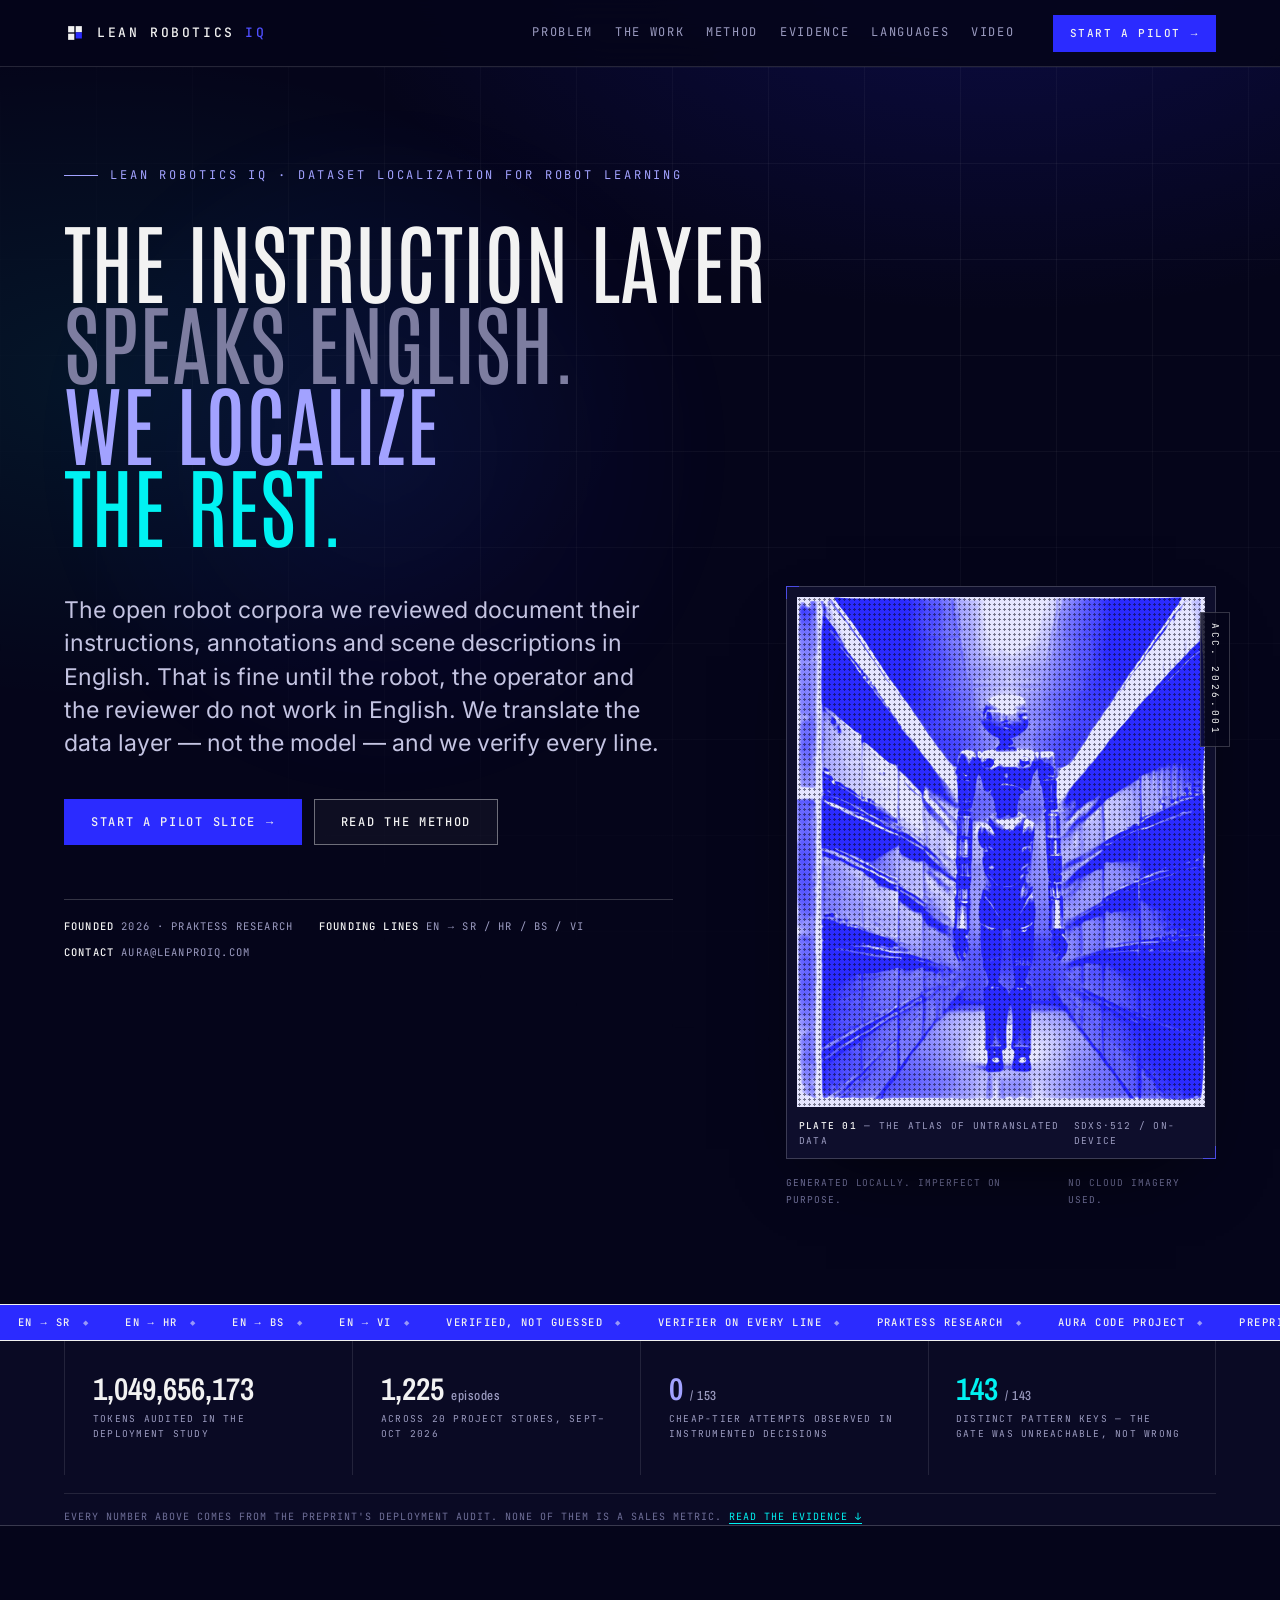
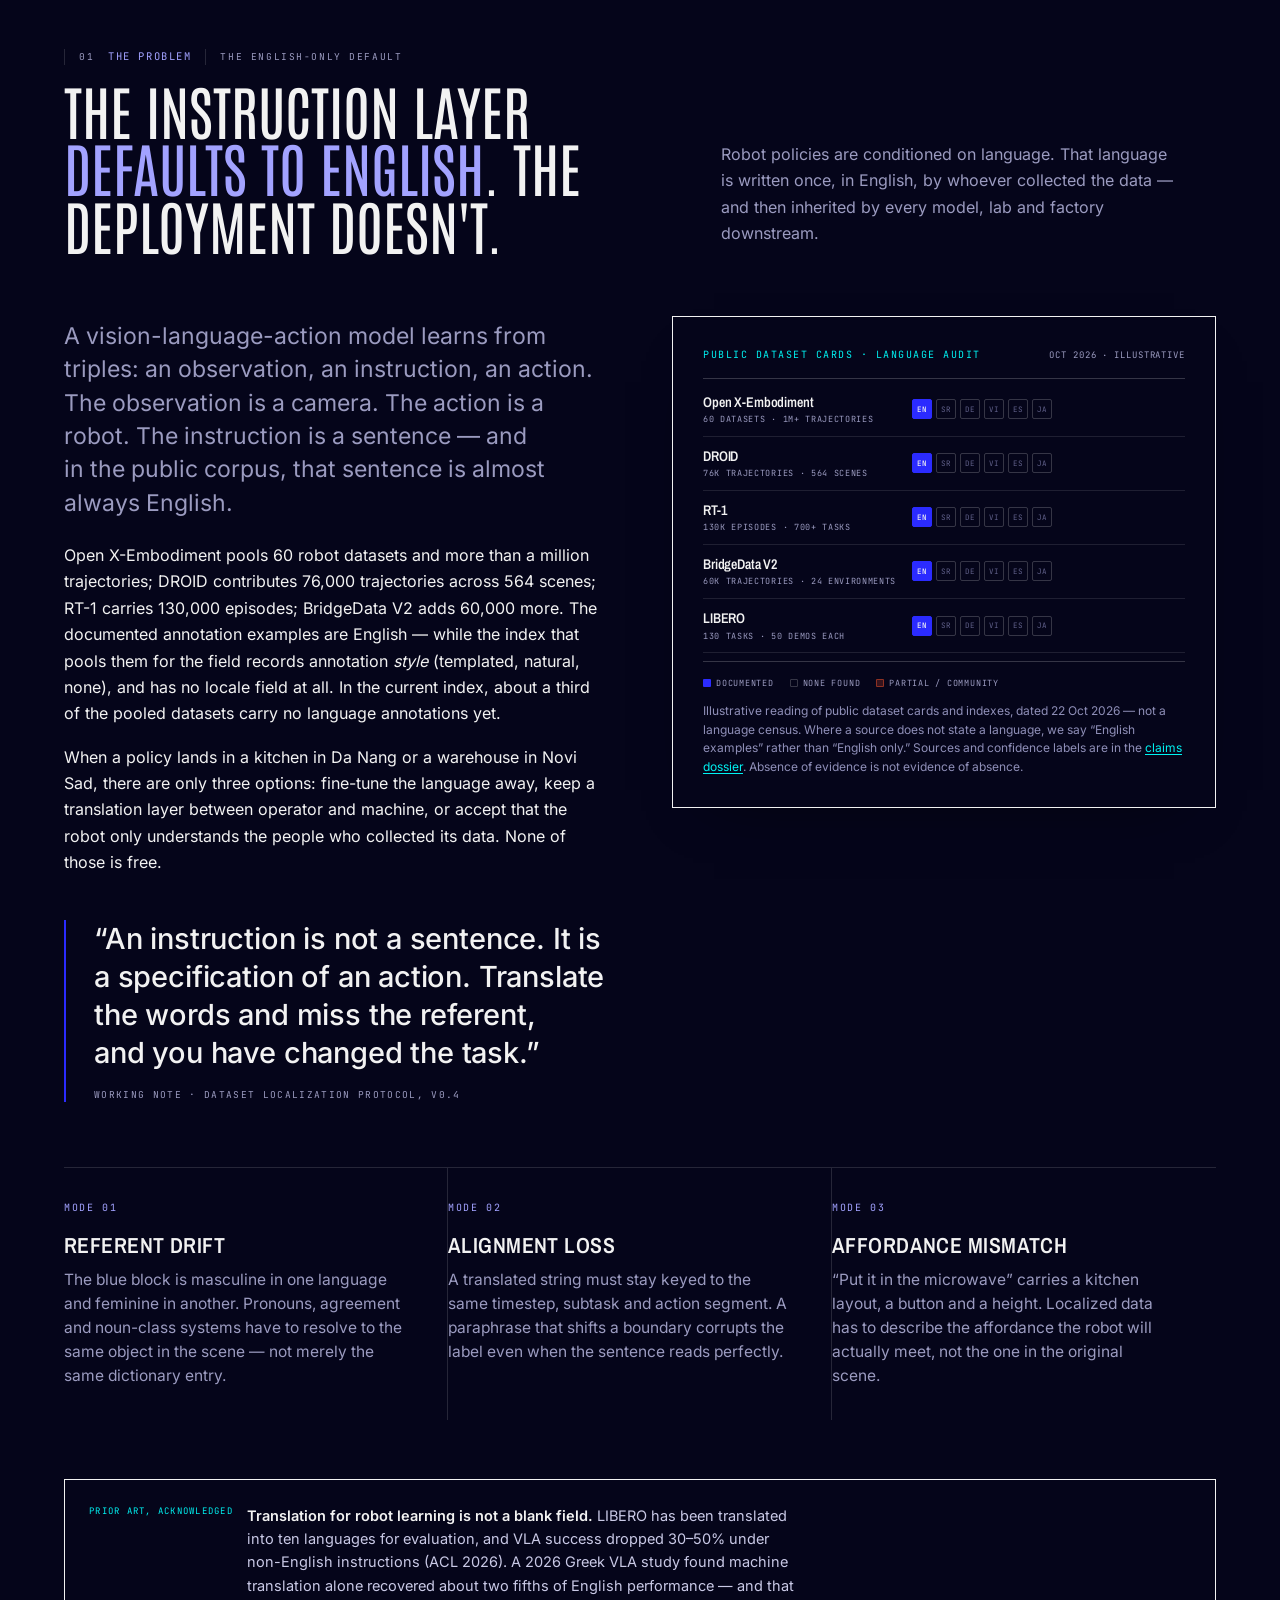
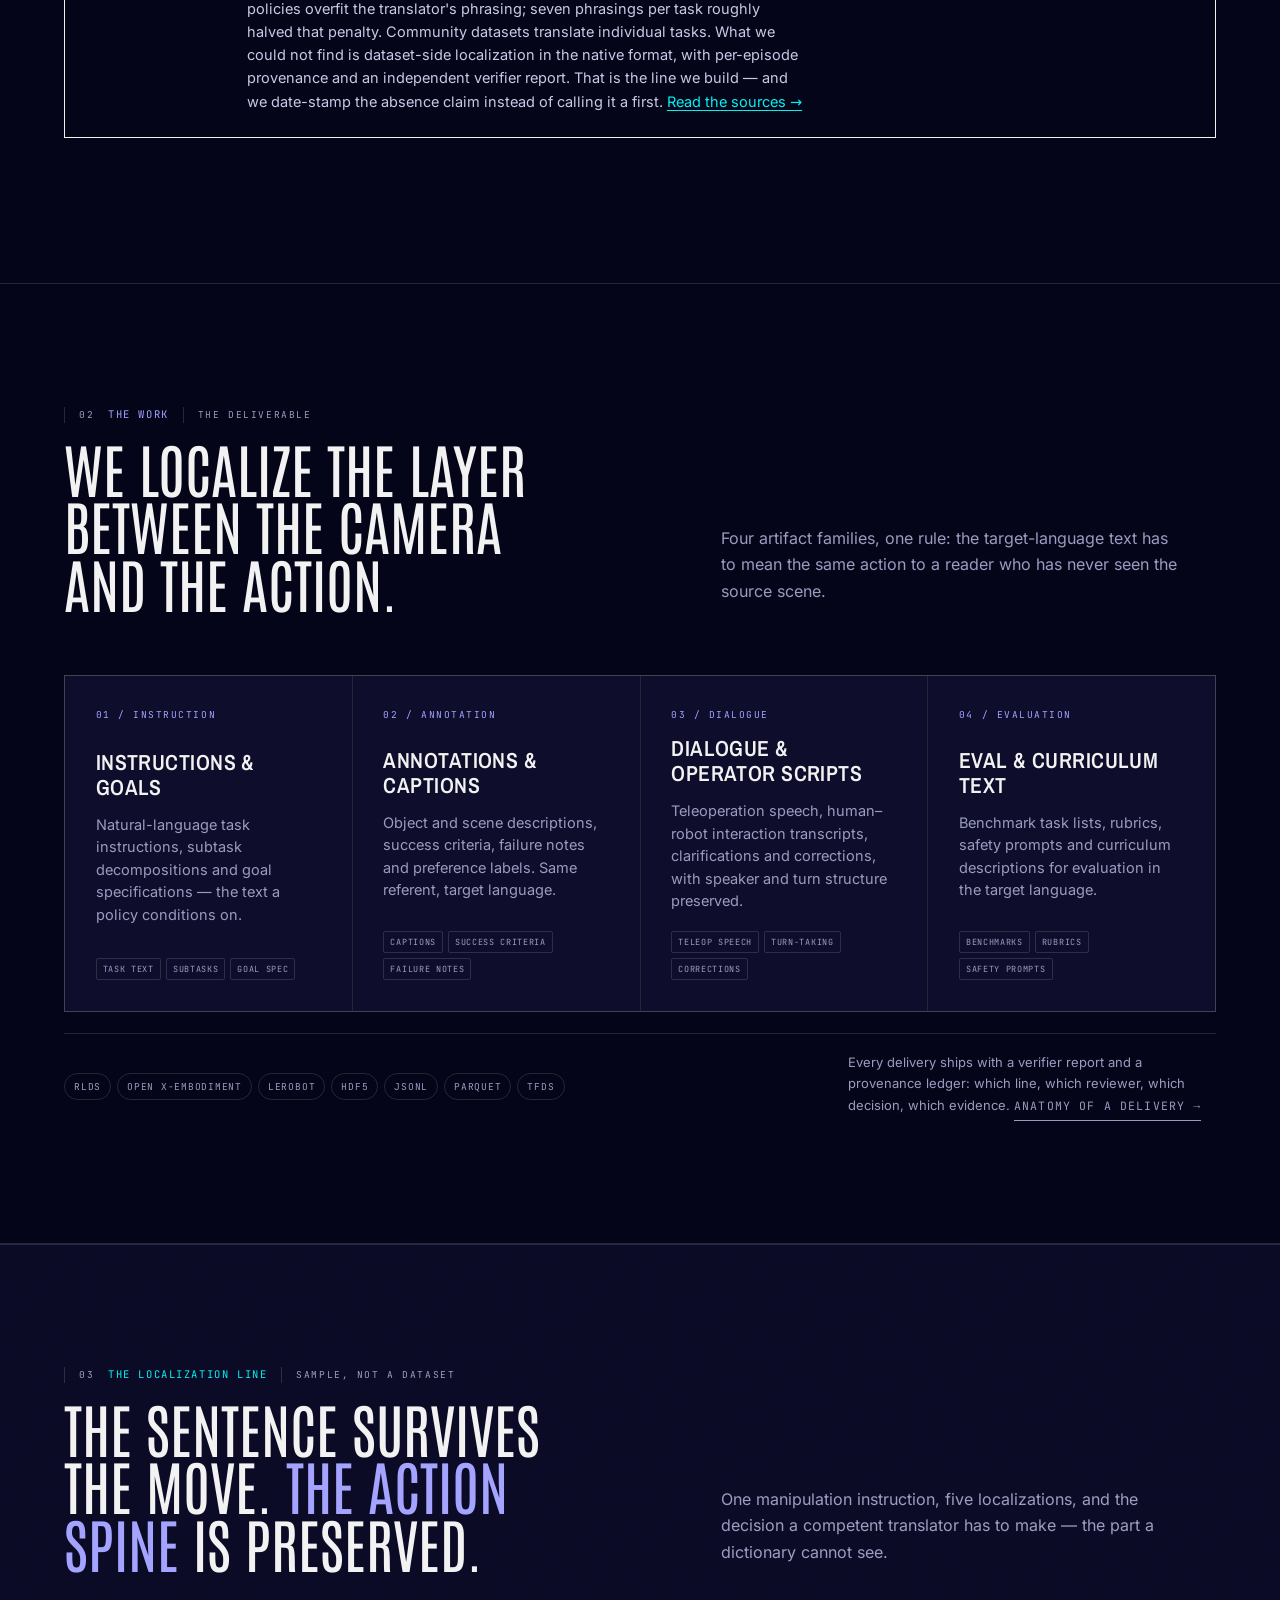
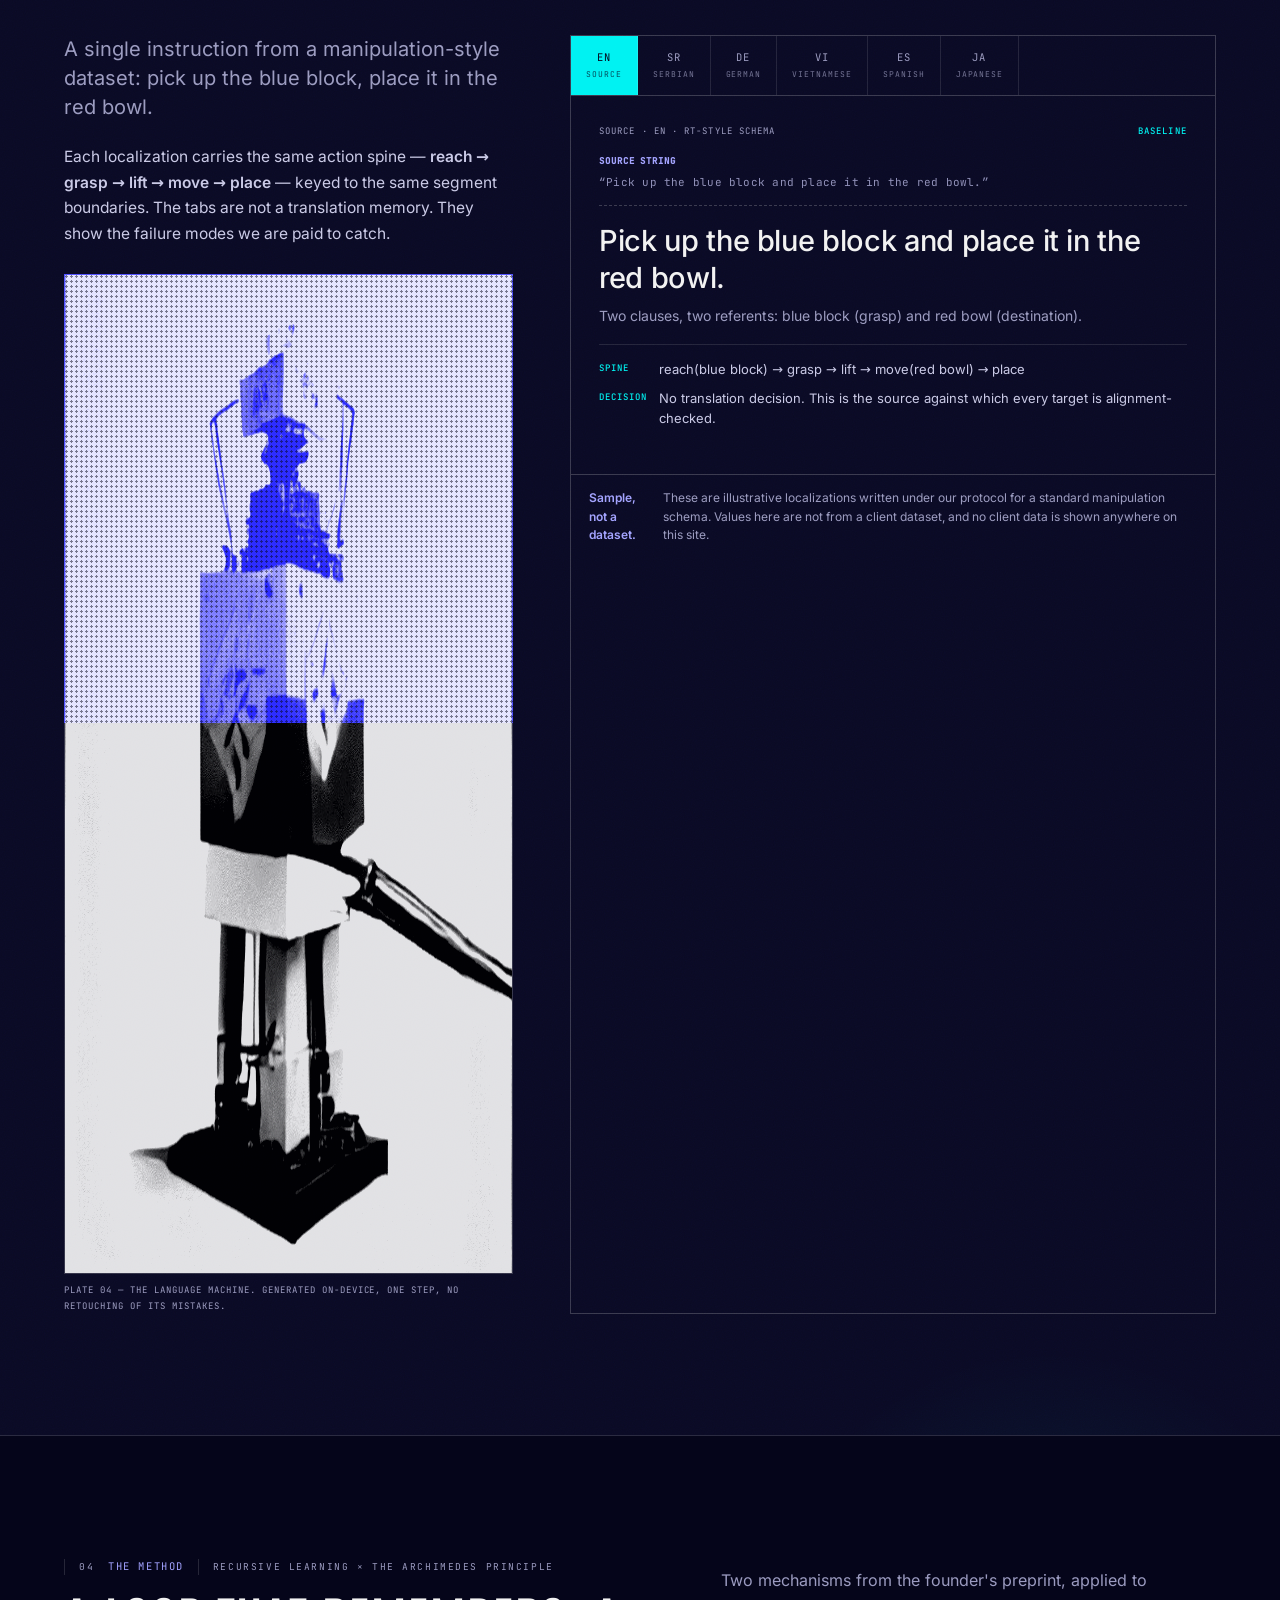
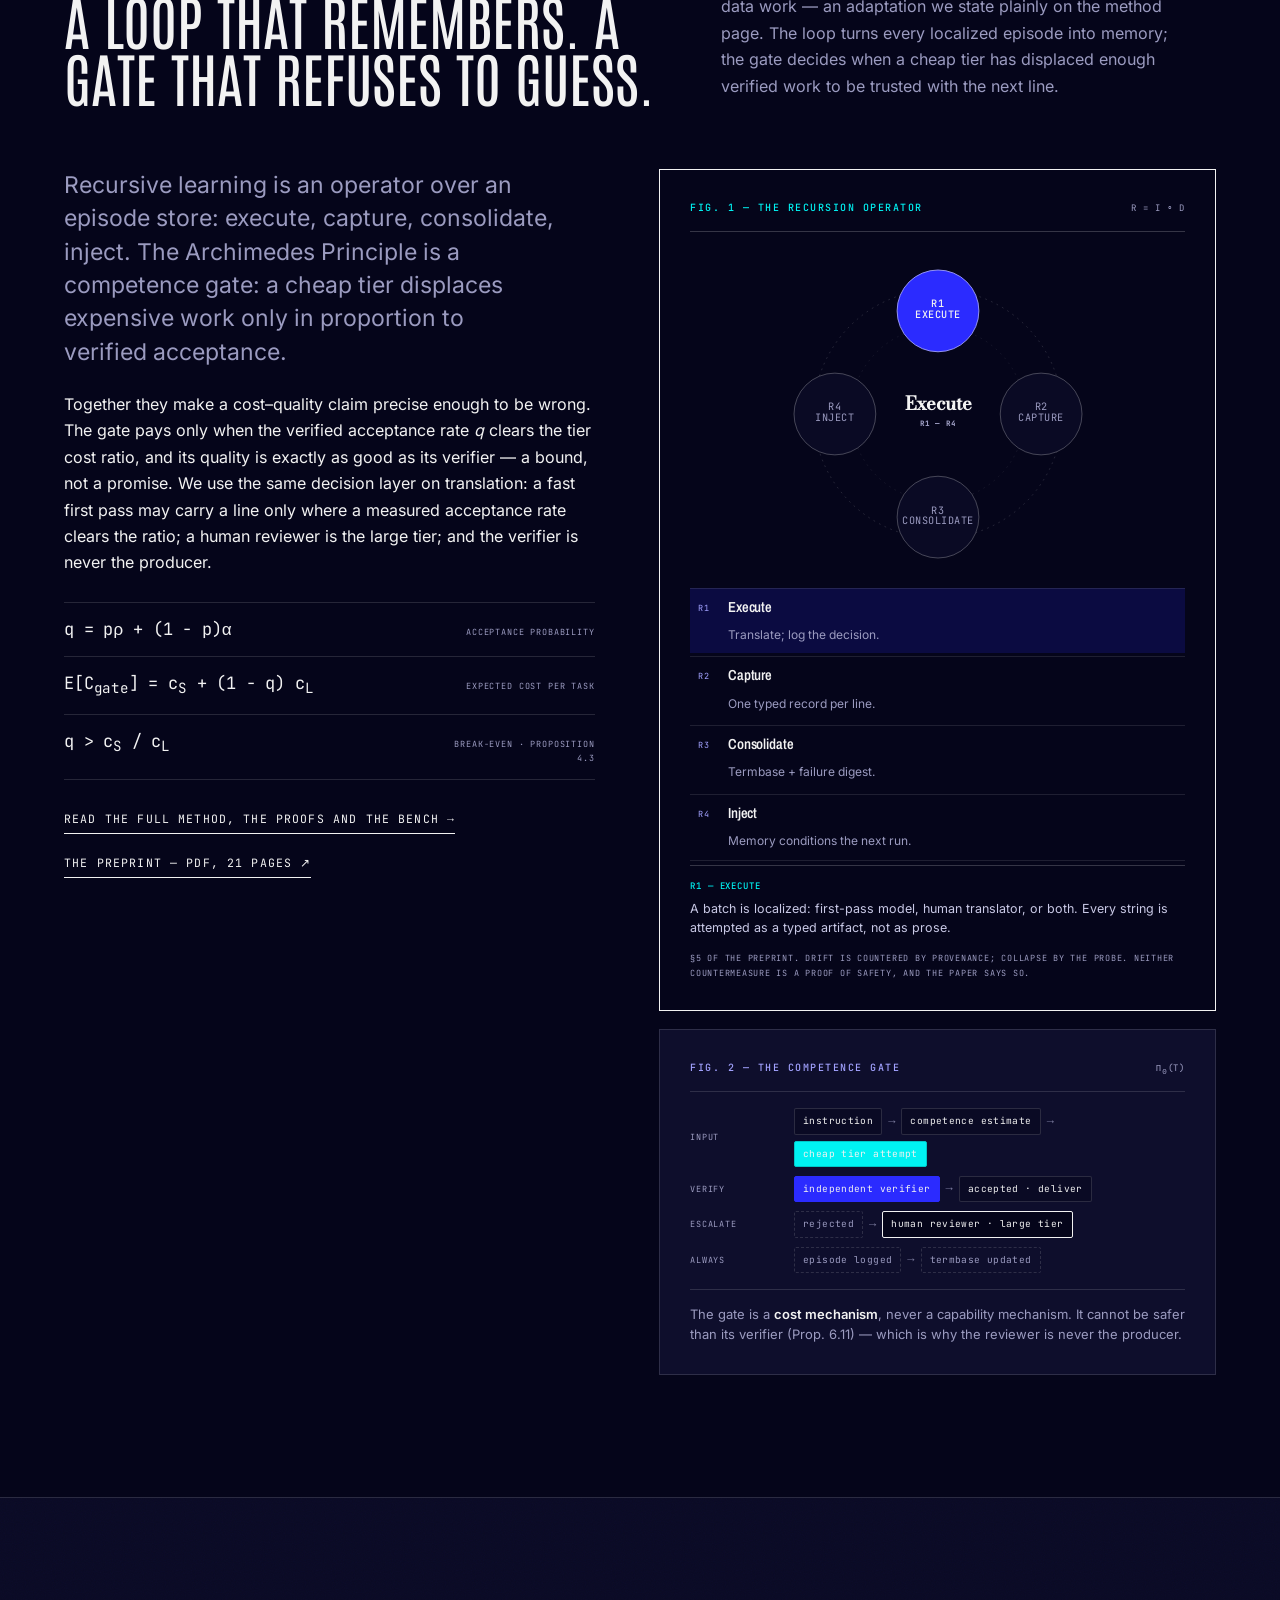
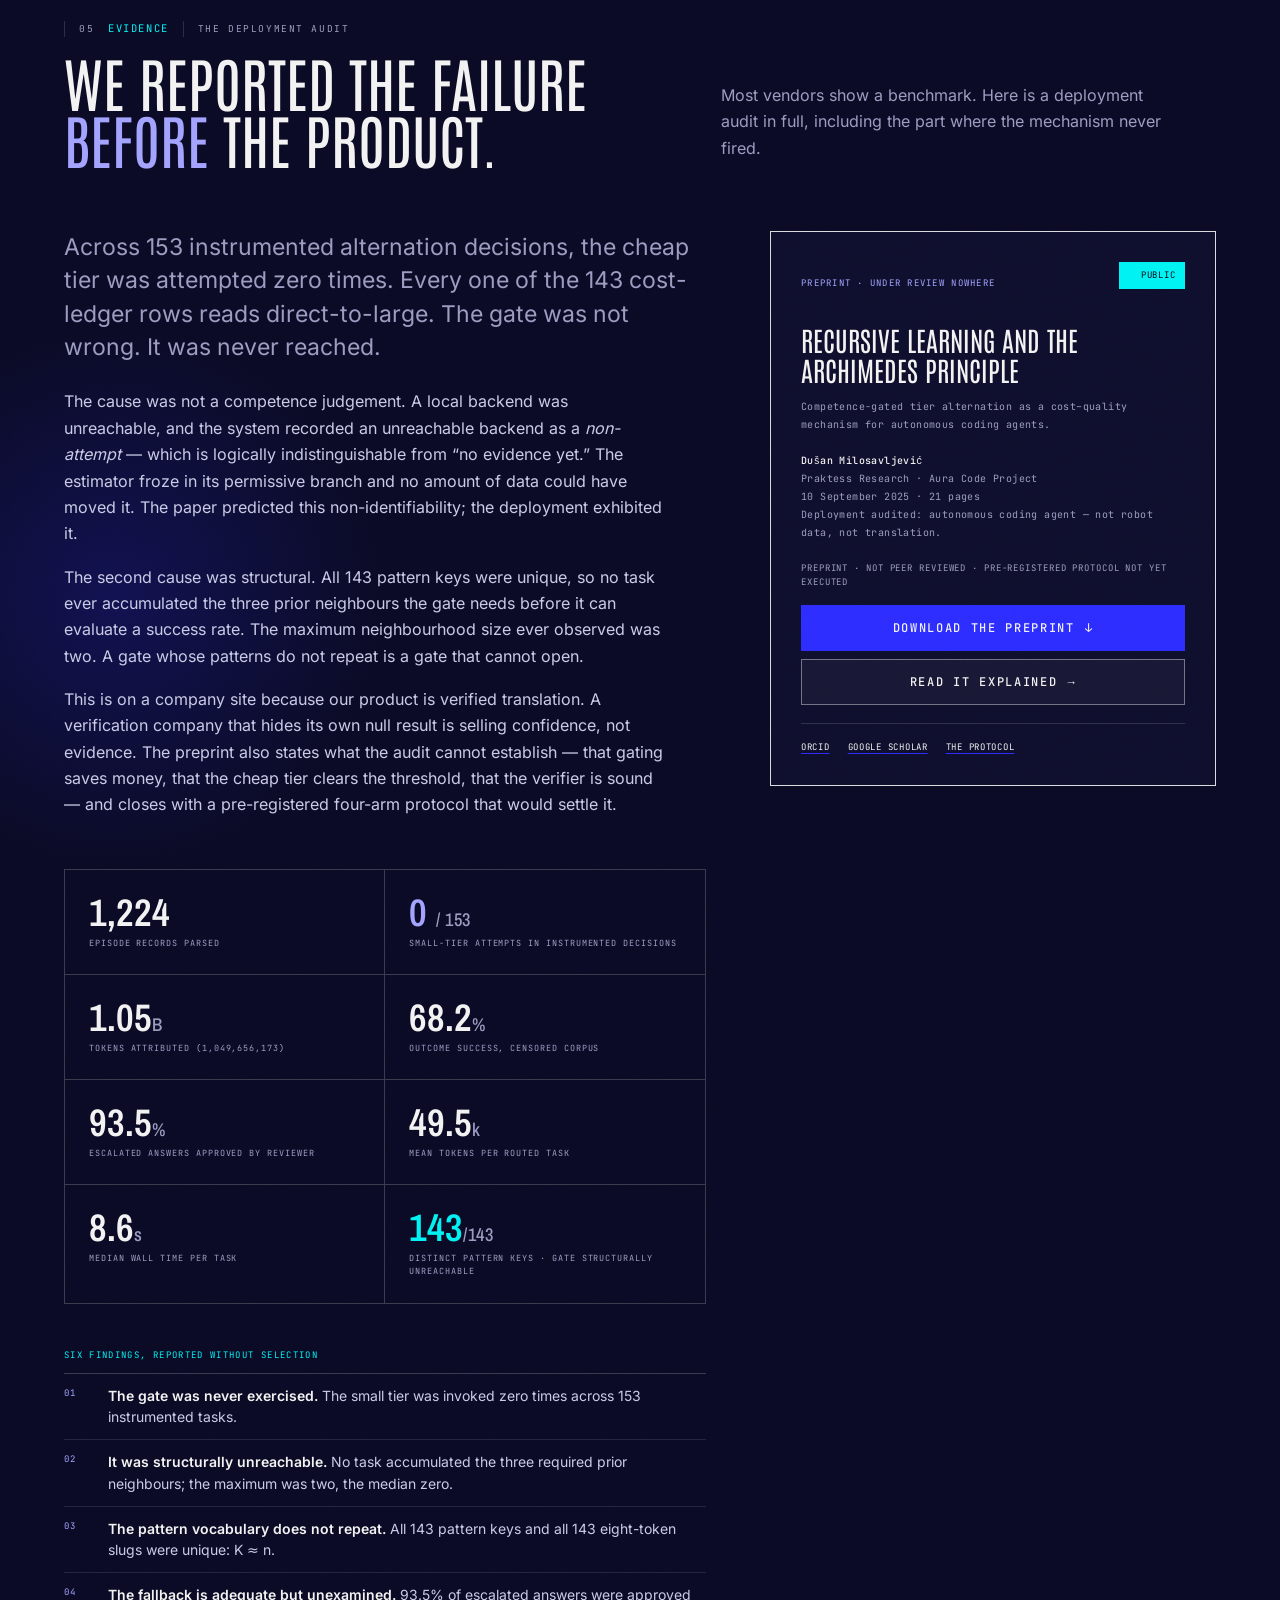
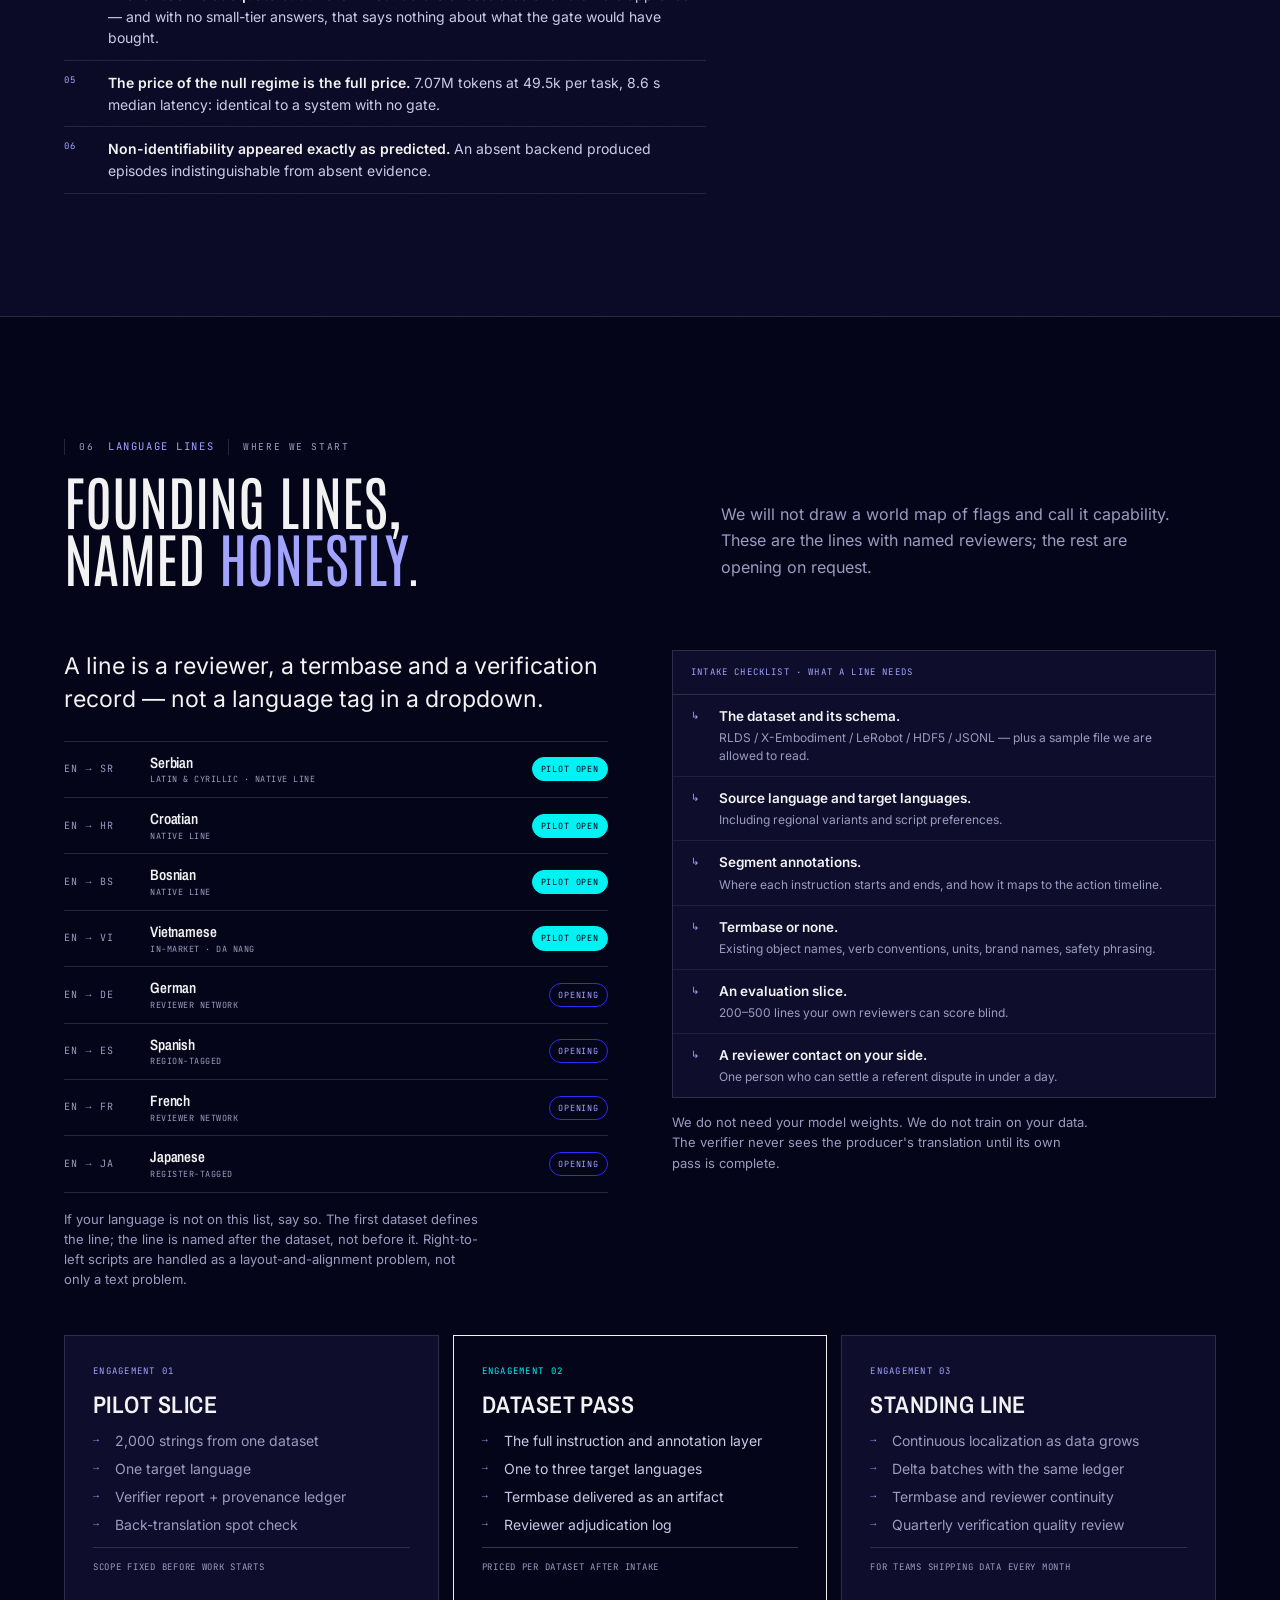
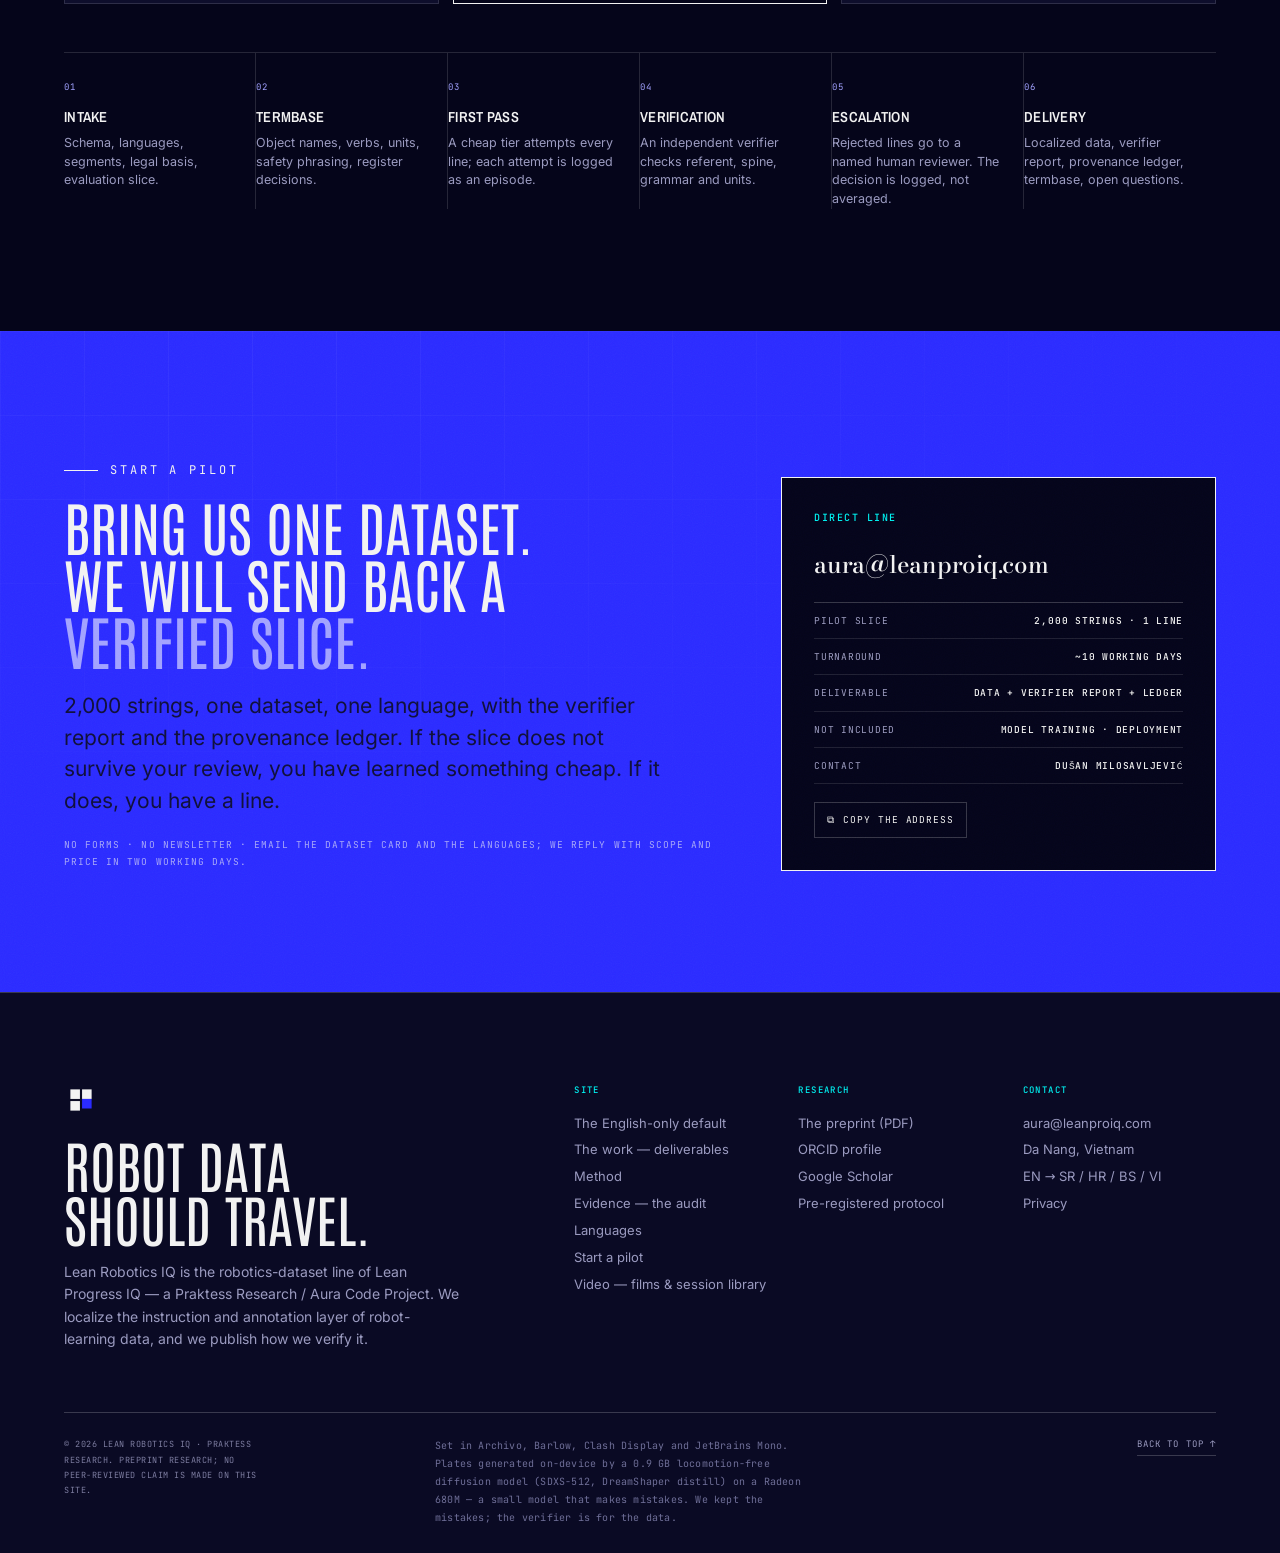
<file: index.html>
<!DOCTYPE html>
<html lang="en">
<head>
<meta charset="utf-8">
<meta name="viewport" content="width=device-width, initial-scale=1">
<title>Lean Robotics IQ — Robot data that speaks the languages your robots meet</title>
<meta name="description" content="Dataset localization for robot learning. We translate the instruction and annotation layer of robotics datasets — verified line by line, with a preprint's decision layer and a public audit.">
<meta name="author" content="Dušan Milosavljević">
<meta name="theme-color" content="#05051a">
<meta property="og:type" content="website">
<meta property="og:site_name" content="Lean Robotics IQ">
<meta property="og:title" content="The instruction layer speaks English. We localize the rest.">
<meta property="og:description" content="Robotics dataset localization, verified line by line. Instructions, annotations and scene text for robot-learning data — built on a preprint's decision layer, and an honest audit.">
<meta property="og:image" content="assets/img/og-card.jpg">
<meta name="twitter:card" content="summary_large_image">
<meta name="twitter:title" content="The instruction layer speaks English. We localize the rest.">
<meta name="twitter:description" content="Robotics dataset localization, verified line by line. Instructions, annotations and scene text for robot-learning data — built on a preprint's decision layer, and an honest audit.">
<meta name="twitter:image" content="assets/img/og-card.jpg">
<link rel="icon" href="assets/img/favicon.svg" type="image/svg+xml">
<link rel="apple-touch-icon" href="assets/img/favicon.svg">
<link rel="preload" href="assets/fonts/bodoni-moda-500-normal.woff2" as="font" type="font/woff2" crossorigin>
<link rel="preload" href="assets/fonts/inter-400-normal.woff2" as="font" type="font/woff2" crossorigin>
<link rel="preload" href="assets/fonts/archivo-narrow-600-normal.woff2" as="font" type="font/woff2" crossorigin>
<link rel="stylesheet" href="assets/fonts/fonts.css">
<link rel="stylesheet" href="assets/css/site.css">

</head>
<body class="">
<a class="skip" href="#main">Skip to content</a>
<div class="scrollline" aria-hidden="true"><span></span></div>
<header class="top" data-header>
  <div class="shell top__inner">
    <a class="brand" href="index.html" aria-label="Lean Robotics IQ — home">
      <svg class="brand__mark" viewBox="0 0 32 32" aria-hidden="true" focusable="false">
        <rect width="32" height="32" fill="currentColor" opacity=".0"/>
        <rect x="6" y="6" width="9" height="9" fill="currentColor"/>
        <rect x="17" y="6" width="9" height="9" fill="currentColor"/>
        <rect x="6" y="17" width="9" height="9" fill="currentColor"/>
        <rect x="17" y="15" width="9" height="9" fill="var(--signal)"/>
      </svg>
      <span class="brand__type">Lean Robotics <em>IQ</em></span>
    </a>

    <nav class="top__nav" aria-label="Primary">
      <a href="index.html#problem" data-nav="problem">Problem</a>
      <a href="datasets.html" data-nav="work">The work</a>
      <a href="method.html" data-nav="method">Method</a>
      <a href="index.html#evidence" data-nav="evidence">Evidence</a>
      <a href="index.html#languages" data-nav="languages">Languages</a>
      <a href="videos.html" data-nav="videos">Video</a>
    </nav>

    <div class="top__actions">
      <a class="btn btn--signal btn--sm" href="index.html#contact">Start a pilot <span aria-hidden="true">→</span></a>
      <button class="top__burger" type="button" aria-expanded="false" aria-controls="mobile-nav" data-burger>
        <span class="top__burger-label">Menu</span>
        <span class="top__burger-box" aria-hidden="true"><i></i><i></i></span>
      </button>
    </div>
  </div>
</header>
  <div class="mobilenav" id="mobile-nav" data-mobilenav hidden>
    <nav class="shell mobilenav__inner" aria-label="Mobile">
      <a href="index.html#problem">The English-only default</a>
      <a href="datasets.html">The work</a>
      <a href="method.html">Method — recursive learning &amp; the gate</a>
      <a href="index.html#evidence">Evidence — the audit</a>
      <a href="index.html#languages">Languages &amp; engagement</a>
      <a href="videos.html">Video — films &amp; session library</a>
      <a class="mobilenav__cta" href="index.html#contact">Start a pilot →</a>
      <p class="mobilenav__meta">Praktess Research · Aura Code Project<br>Da Nang, Vietnam · aura@leanproiq.com</p>
    </nav>
  </div>


<main id="main">
<section class="hero noise">
  <div class="shell">
    <div class="hero__top">
      <p class="eyebrow hero__eyebrow reveal">Lean Robotics IQ · Dataset localization for robot learning</p>
      <h1 class="display-xl hero__title reveal" style="--d:80ms">
        <span class="line">The instruction layer</span>
        <span class="line line--muted">speaks English.</span>
        <span class="line line--signal">We localize</span>
        <span class="line line--accent">the rest.</span>
      </h1>
    </div>

    <div class="hero__lower">
      <div class="hero__copy">
        <p class="lede hero__lede reveal" style="--d:160ms">The open robot corpora we reviewed document their instructions, annotations and scene descriptions in English. That is fine until the robot, the operator and the reviewer do not work in English. We translate the data layer — not the model — and we verify every line.</p>
        <div class="hero__cta reveal" style="--d:240ms">
          <a class="btn btn--signal" href="#contact">Start a pilot slice <span aria-hidden="true">→</span></a>
          <a class="btn btn--ghost" href="method.html">Read the method</a>
        </div>
        <div class="hero__meta reveal" style="--d:320ms">
          <span><b>FOUNDED</b> 2026 · PRAKTESS RESEARCH</span>
          <span><b>FOUNDING LINES</b> EN → SR / HR / BS / VI</span>
          <span><b>CONTACT</b> AURA@LEANPROIQ.COM</span>
        </div>
      </div>

      <div class="hero__art reveal" style="--d:220ms">
        <figure class="plate plate--tall">
          <div class="plate__img">
            <img src="assets/img/art/hero-atlas.jpg" alt="A bone-and-ink duotone plate: a humanoid robot standing in a narrow archive corridor lined with card-catalogue shelves, lit from above." width="1024" height="1280" fetchpriority="high" decoding="async">
          </div>
          <figcaption class="plate__fig">
            <span><b>PLATE 01</b> — THE ATLAS OF UNTRANSLATED DATA</span>
            <span>SDXS·512 / ON-DEVICE</span>
          </figcaption>
        </figure>
        <span class="plate__stamp" aria-hidden="true">ACC. 2026.001</span>
        <p class="hero__art-note"><span>Generated locally. Imperfect on purpose.</span><span>No cloud imagery used.</span></p>
      </div>
    </div>
  </div>
</section>

<div class="tape" aria-label="Language lines and project facts">
  <div class="tape__track">
    <div class="tape__group">
      <span class="tape__item">EN → SR</span><span class="tape__item">EN → HR</span><span class="tape__item">EN → BS</span><span class="tape__item">EN → VI</span><span class="tape__item">Verified, not guessed</span><span class="tape__item">Verifier on every line</span><span class="tape__item">Praktess Research</span><span class="tape__item">Aura Code Project</span><span class="tape__item">Preprint · 2025</span><span class="tape__item">No cloud in the loop</span>
    </div>
    <div class="tape__group" aria-hidden="true">
      <span class="tape__item">EN → SR</span><span class="tape__item">EN → HR</span><span class="tape__item">EN → BS</span><span class="tape__item">EN → VI</span><span class="tape__item">Verified, not guessed</span><span class="tape__item">Verifier on every line</span><span class="tape__item">Praktess Research</span><span class="tape__item">Aura Code Project</span><span class="tape__item">Preprint · 2025</span><span class="tape__item">No cloud in the loop</span>
    </div>
  </div>
</div>

<section class="proof" aria-label="Numbers from the preprint's deployment audit">
  <div class="shell">
    <div class="proof__grid">
      <div class="proof__item reveal">
        <div class="proof__num"><span data-count="1049656173">1,049,656,173</span></div>
        <p class="proof__label">Tokens audited in the deployment study</p>
      </div>
      <div class="proof__item reveal" style="--d:70ms">
        <div class="proof__num"><span data-count="1225">1,225</span> <small>episodes</small></div>
        <p class="proof__label">Across 20 project stores, Sept–Oct 2026</p>
      </div>
      <div class="proof__item reveal" style="--d:140ms">
        <div class="proof__num proof__num--signal">0 <small>/ 153</small></div>
        <p class="proof__label">Cheap-tier attempts observed in instrumented decisions</p>
      </div>
      <div class="proof__item reveal" style="--d:210ms">
        <div class="proof__num proof__num--lime"><span data-count="143">143</span> <small>/ 143</small></div>
        <p class="proof__label">Distinct pattern keys — the gate was unreachable, not wrong</p>
      </div>
    </div>
    <p class="proof__caption mono">Every number above comes from the preprint's deployment audit. None of them is a sales metric. <a href="index.html#evidence">Read the evidence ↓</a></p>
  </div>
</section>

<section class="section" id="problem">
  <div class="shell">
    <div class="sec-head">
      <div class="sec-head__main reveal">
        <div class="sec-head__index"><span>01</span> The problem <span>The English-only default</span></div>
        <h2 class="display-l">The instruction layer <span class="accent">defaults to English</span>. The deployment doesn't.</h2>
      </div>
      <div class="sec-head__aside reveal" style="--d:100ms">
        <p>Robot policies are conditioned on language. That language is written once, in English, by whoever collected the data — and then inherited by every model, lab and factory downstream.</p>
      </div>
    </div>

    <div class="problem__grid">
      <div class="problem__copy reveal">
        <p class="lede">A vision-language-action model learns from triples: an observation, an instruction, an action. The observation is a camera. The action is a robot. The instruction is a sentence — and in the public corpus, that sentence is almost always English.</p>
        <div class="prose">
          <p>Open X-Embodiment pools 60 robot datasets and more than a million trajectories; DROID contributes 76,000 trajectories across 564 scenes; RT-1 carries 130,000 episodes; BridgeData V2 adds 60,000 more. The documented annotation examples are English — while the index that pools them for the field records annotation <em>style</em> (templated, natural, none), and has no locale field at all. In the current index, about a third of the pooled datasets carry no language annotations yet.</p>
          <p>When a policy lands in a kitchen in Da Nang or a warehouse in Novi Sad, there are only three options: fine-tune the language away, keep a translation layer between operator and machine, or accept that the robot only understands the people who collected its data. None of those is free.</p>
        </div>
        <blockquote class="pull">
          <p>“An instruction is not a sentence. It is a specification of an action. Translate the words and miss the referent, and you have changed the task.”</p>
          <cite>Working note · dataset localization protocol, v0.4</cite>
        </blockquote>
      </div>

      <div class="coverage reveal" style="--d:120ms" aria-label="Illustrative language coverage of public robot datasets">
        <div class="coverage__head">
          <span class="coverage__title">Public dataset cards · language audit</span>
          <span class="coverage__sub">Oct 2026 · illustrative</span>
        </div>
        <div class="coverage__row">
          <div class="coverage__name">Open X-Embodiment <small>60 datasets · 1M+ trajectories</small></div>
          <div class="coverage__dots" aria-label="English only">
            <span class="coverage__dot coverage__dot--on">EN</span><span class="coverage__dot">SR</span><span class="coverage__dot">DE</span><span class="coverage__dot">VI</span><span class="coverage__dot">ES</span><span class="coverage__dot">JA</span>
          </div>
        </div>
        <div class="coverage__row">
          <div class="coverage__name">DROID <small>76k trajectories · 564 scenes</small></div>
          <div class="coverage__dots" aria-label="English only">
            <span class="coverage__dot coverage__dot--on">EN</span><span class="coverage__dot">SR</span><span class="coverage__dot">DE</span><span class="coverage__dot">VI</span><span class="coverage__dot">ES</span><span class="coverage__dot">JA</span>
          </div>
        </div>
        <div class="coverage__row">
          <div class="coverage__name">RT-1 <small>130k episodes · 700+ tasks</small></div>
          <div class="coverage__dots" aria-label="English only">
            <span class="coverage__dot coverage__dot--on">EN</span><span class="coverage__dot">SR</span><span class="coverage__dot">DE</span><span class="coverage__dot">VI</span><span class="coverage__dot">ES</span><span class="coverage__dot">JA</span>
          </div>
        </div>
        <div class="coverage__row">
          <div class="coverage__name">BridgeData V2 <small>60k trajectories · 24 environments</small></div>
          <div class="coverage__dots" aria-label="English only">
            <span class="coverage__dot coverage__dot--on">EN</span><span class="coverage__dot">SR</span><span class="coverage__dot">DE</span><span class="coverage__dot">VI</span><span class="coverage__dot">ES</span><span class="coverage__dot">JA</span>
          </div>
        </div>
        <div class="coverage__row">
          <div class="coverage__name">LIBERO <small>130 tasks · 50 demos each</small></div>
          <div class="coverage__dots" aria-label="English only">
            <span class="coverage__dot coverage__dot--on">EN</span><span class="coverage__dot">SR</span><span class="coverage__dot">DE</span><span class="coverage__dot">VI</span><span class="coverage__dot">ES</span><span class="coverage__dot">JA</span>
          </div>
        </div>
        <div class="coverage__legend">
          <span><i style="background:var(--signal)"></i>Documented</span>
          <span><i style="border:1px solid var(--rule-ink)"></i>None found</span>
          <span><i style="background:rgba(232,80,42,.22);border:1px solid rgba(232,80,42,.5)"></i>Partial / community</span>
        </div>
        <p class="coverage__foot">Illustrative reading of public dataset cards and indexes, dated 22 Oct 2026 — not a language census. Where a source does not state a language, we say “English examples” rather than “English only.” Sources and confidence labels are in the <a href="method.html#references">claims dossier</a>. Absence of evidence is not evidence of absence.</p>
      </div>
    </div>

    <div class="modes reveal">
      <div class="mode">
        <span class="mode__num">MODE 01</span>
        <h3 class="h3">Referent drift</h3>
        <p>The blue block is masculine in one language and feminine in another. Pronouns, agreement and noun-class systems have to resolve to the same object in the scene — not merely the same dictionary entry.</p>
      </div>
      <div class="mode">
        <span class="mode__num">MODE 02</span>
        <h3 class="h3">Alignment loss</h3>
        <p>A translated string must stay keyed to the same timestep, subtask and action segment. A paraphrase that shifts a boundary corrupts the label even when the sentence reads perfectly.</p>
      </div>
      <div class="mode">
        <span class="mode__num">MODE 03</span>
        <h3 class="h3">Affordance mismatch</h3>
        <p>“Put it in the microwave” carries a kitchen layout, a button and a height. Localized data has to describe the affordance the robot will actually meet, not the one in the original scene.</p>
      </div>
    </div>

    <div class="callout reveal" style="margin-top:clamp(38px,5vw,60px)">
      <span class="callout__tag">Prior art, acknowledged</span>
      <p><b>Translation for robot learning is not a blank field.</b> LIBERO has been translated into ten languages for evaluation, and VLA success dropped 30–50% under non-English instructions (ACL 2026). A 2026 Greek VLA study found machine translation alone recovered about two fifths of English performance — and that policies overfit the translator's phrasing; seven phrasings per task roughly halved that penalty. Community datasets translate individual tasks. What we could not find is dataset-side localization in the native format, with per-episode provenance and an independent verifier report. That is the line we build — and we date-stamp the absence claim instead of calling it a first. <a href="method.html#references">Read the sources <span aria-hidden="true">→</span></a></p>
    </div>
  </div>
</section>

<section class="section section--paper-2" id="work">
  <div class="shell">
    <div class="sec-head">
      <div class="sec-head__main reveal">
        <div class="sec-head__index"><span>02</span> The work <span>The deliverable</span></div>
        <h2 class="display-l">We localize the layer between the camera and the action.</h2>
      </div>
      <div class="sec-head__aside reveal" style="--d:100ms">
        <p>Four artifact families, one rule: the target-language text has to mean the same action to a reader who has never seen the source scene.</p>
      </div>
    </div>

    <div class="deliver__grid reveal">
      <article class="dcard">
        <span class="dcard__no">01 / INSTRUCTION</span>
        <h3 class="h3">Instructions &amp; goals</h3>
        <p>Natural-language task instructions, subtask decompositions and goal specifications — the text a policy conditions on.</p>
        <div class="dcard__tags"><span>task text</span><span>subtasks</span><span>goal spec</span></div>
      </article>
      <article class="dcard">
        <span class="dcard__no">02 / ANNOTATION</span>
        <h3 class="h3">Annotations &amp; captions</h3>
        <p>Object and scene descriptions, success criteria, failure notes and preference labels. Same referent, target language.</p>
        <div class="dcard__tags"><span>captions</span><span>success criteria</span><span>failure notes</span></div>
      </article>
      <article class="dcard">
        <span class="dcard__no">03 / DIALOGUE</span>
        <h3 class="h3">Dialogue &amp; operator scripts</h3>
        <p>Teleoperation speech, human–robot interaction transcripts, clarifications and corrections, with speaker and turn structure preserved.</p>
        <div class="dcard__tags"><span>teleop speech</span><span>turn-taking</span><span>corrections</span></div>
      </article>
      <article class="dcard">
        <span class="dcard__no">04 / EVALUATION</span>
        <h3 class="h3">Eval &amp; curriculum text</h3>
        <p>Benchmark task lists, rubrics, safety prompts and curriculum descriptions for evaluation in the target language.</p>
        <div class="dcard__tags"><span>benchmarks</span><span>rubrics</span><span>safety prompts</span></div>
      </article>
    </div>

    <div class="work__foot reveal">
      <div class="work__formats" aria-label="Supported dataset formats">
        <span>RLDS</span><span>Open X-Embodiment</span><span>LeRobot</span><span>HDF5</span><span>JSONL</span><span>Parquet</span><span>TFDS</span>
      </div>
      <p class="work__note">Every delivery ships with a verifier report and a provenance ledger: which line, which reviewer, which decision, which evidence. <a class="link-arrow" href="datasets.html">Anatomy of a delivery <span aria-hidden="true">→</span></a></p>
    </div>
  </div>
</section>

<section class="section section--ink lab noise" id="demo">
  <div class="shell">
    <div class="sec-head">
      <div class="sec-head__main reveal">
        <div class="sec-head__index"><span>03</span> The localization line <span>Sample, not a dataset</span></div>
        <h2 class="display-l">The sentence survives the move. <span class="accent">The action spine</span> is preserved.</h2>
      </div>
      <div class="sec-head__aside reveal" style="--d:100ms">
        <p>One manipulation instruction, five localizations, and the decision a competent translator has to make — the part a dictionary cannot see.</p>
      </div>
    </div>

    <div class="lab__grid">
      <div class="lab__intro reveal">
        <p class="lede measure">A single instruction from a manipulation-style dataset: pick up the blue block, place it in the red bowl.</p>
        <div class="prose" style="max-width:52ch">
          <p>Each localization carries the same action spine — <strong>reach → grasp → lift → move → place</strong> — keyed to the same segment boundaries. The tabs are not a translation memory. They show the failure modes we are paid to catch.</p>
        </div>
        <figure class="lab__fig">
          <img src="assets/img/art/lang.jpg" alt="A bone-and-ink duotone plate of a boxy machine covered in paper glyphs, with a thin mechanical arm reaching out of frame." width="1000" height="1000" loading="lazy" decoding="async">
          <figcaption>Plate 04 — the language machine. Generated on-device, one step, no retouching of its mistakes.</figcaption>
        </figure>
      </div>

      <div class="lab__panel reveal" style="--d:120ms" data-tabs>
        <div class="lab__tabs" role="tablist" aria-label="Localized instructions">
          <button class="lab__tab" role="tab" id="tab-en" aria-controls="pane-en" aria-selected="true" type="button">EN<small>source</small></button>
          <button class="lab__tab" role="tab" id="tab-sr" aria-controls="pane-sr" aria-selected="false" tabindex="-1" type="button">SR<small>serbian</small></button>
          <button class="lab__tab" role="tab" id="tab-de" aria-controls="pane-de" aria-selected="false" tabindex="-1" type="button">DE<small>german</small></button>
          <button class="lab__tab" role="tab" id="tab-vi" aria-controls="pane-vi" aria-selected="false" tabindex="-1" type="button">VI<small>vietnamese</small></button>
          <button class="lab__tab" role="tab" id="tab-es" aria-controls="pane-es" aria-selected="false" tabindex="-1" type="button">ES<small>spanish</small></button>
          <button class="lab__tab" role="tab" id="tab-ja" aria-controls="pane-ja" aria-selected="false" tabindex="-1" type="button">JA<small>japanese</small></button>
        </div>

        <div class="langpanes">
          <div class="langpane" role="tabpanel" id="pane-en" aria-labelledby="tab-en">
            <div class="langpane__meta"><span>SOURCE · EN · RT-STYLE SCHEMA</span><b>BASELINE</b></div>
            <p class="langpane__src"><b>source string</b>“Pick up the blue block and place it in the red bowl.”</p>
            <p class="langpane__tgt">Pick up the blue block and place it in the red bowl.</p>
            <p class="langpane__gloss">Two clauses, two referents: blue block (grasp) and red bowl (destination).</p>
            <div class="langpane__note">
              <b>Spine</b><span>reach(blue block) → grasp → lift → move(red bowl) → place</span>
              <b>Decision</b><span>No translation decision. This is the source against which every target is alignment-checked.</span>
            </div>
          </div>

          <div class="langpane" role="tabpanel" id="pane-sr" aria-labelledby="tab-sr" hidden>
            <div class="langpane__meta"><span>EN → SR · SERBIAN</span><b>PILOT LINE</b></div>
            <p class="langpane__src"><b>source string</b>“Pick up the blue block and place it in the red bowl.”</p>
            <p class="langpane__tgt" lang="sr-Latn">Podigni plavu kocku i stavi je u crvenu činiju.</p>
            <p class="langpane__gloss">Pick up the blue block and put it into the red bowl.</p>
            <div class="langpane__note">
              <b>Grammar</b><span>“Kocka” (block) is feminine, so the adjective is <em>plavu</em> and the clitic is <em>je</em>. A noun-agnostic template produces broken agreement and an ambiguous referent.</span>
              <b>Spine</b><span>Segment boundaries unchanged; the two verb clauses map one-to-one.</span>
              <b>Review</b><span>Native reviewer, two passes; one back-translation spot check per 50 strings.</span>
            </div>
          </div>

          <div class="langpane" role="tabpanel" id="pane-de" aria-labelledby="tab-de" hidden>
            <div class="langpane__meta"><span>EN → DE · GERMAN</span><b>OPENING LINE</b></div>
            <p class="langpane__src"><b>source string</b>“Pick up the blue block and place it in the red bowl.”</p>
            <p class="langpane__tgt" lang="de">Nimm den blauen Klotz und lege ihn in die rote Schale.</p>
            <p class="langpane__gloss">Take the blue block and lay it into the red bowl.</p>
            <div class="langpane__note">
              <b>Grammar</b><span>Two genders in one sentence: <em>den blauen Klotz</em> (accusative masculine) and <em>die rote Schale</em> (accusative feminine). The pronoun <em>ihn</em> must agree with the block, not the bowl.</span>
              <b>Register</b><span>Du-imperative matches the lab convention of the source data; switching to “Sie” changes the perceived distance between operator and robot.</span>
            </div>
          </div>

          <div class="langpane" role="tabpanel" id="pane-vi" aria-labelledby="tab-vi" hidden>
            <div class="langpane__meta"><span>EN → VI · VIETNAMESE</span><b>PILOT LINE</b></div>
            <p class="langpane__src"><b>source string</b>“Pick up the blue block and place it in the red bowl.”</p>
            <p class="langpane__tgt" lang="vi">Nhấc khối màu xanh dương lên và đặt nó vào bát màu đỏ.</p>
            <p class="langpane__gloss">Lift the blue block up and put it into the red bowl.</p>
            <div class="langpane__note">
              <b>Specificity</b><span><em>Xanh dương</em> (blue) versus <em>xanh lá</em> (green) is the most common failure when English “blue/green” is translated without the scene. The classifier <em>khối</em> carries the object class.</span>
              <b>Spine</b><span>Verb chain preserved; the pronoun <em>nó</em> is used once, where Vietnamese would not repeat it.</span>
            </div>
          </div>

          <div class="langpane" role="tabpanel" id="pane-es" aria-labelledby="tab-es" hidden>
            <div class="langpane__meta"><span>EN → ES · SPANISH</span><b>OPENING LINE</b></div>
            <p class="langpane__src"><b>source string</b>“Pick up the blue block and place it in the red bowl.”</p>
            <p class="langpane__tgt" lang="es">Coge el bloque azul y colócalo en el cuenco rojo.</p>
            <p class="langpane__gloss">Take the blue block and place it in the red bowl.</p>
            <div class="langpane__note">
              <b>Grammar</b><span><em>Colócalo</em>: the enclitic <em>lo</em> agrees with <em>bloque</em>. Splitting the pronoun changes the referent in fast operator speech.</span>
              <b>Region</b><span><em>Coge</em> (Spain) versus <em>toma / agarra</em> (parts of Latin America). The line is region-tagged, not just language-tagged.</span>
            </div>
          </div>

          <div class="langpane" role="tabpanel" id="pane-ja" aria-labelledby="tab-ja" hidden>
            <div class="langpane__meta"><span>EN → JA · JAPANESE</span><b>OPENING LINE</b></div>
            <p class="langpane__src"><b>source string</b>“Pick up the blue block and place it in the red bowl.”</p>
            <p class="langpane__tgt" lang="ja">青いブロックを持ち上げて、赤いボウルに入れてください。</p>
            <p class="langpane__gloss">Please lift the blue block and put it in the red bowl.</p>
            <div class="langpane__note">
              <b>Register</b><span>The polite <em>desu–masu</em> form is a product decision, recorded per dataset — not a translator preference.</span>
              <b>Alignment</b><span>Verb-final order hides the action spine in syntax. The segment map is stored explicitly, not inferred from word order.</span>
            </div>
          </div>
        </div>

        <div class="lab__foot">
          <b>Sample, not a dataset.</b>
          <span>These are illustrative localizations written under our protocol for a standard manipulation schema. Values here are not from a client dataset, and no client data is shown anywhere on this site.</span>
        </div>
      </div>
    </div>
  </div>
</section>

<section class="section" id="method">
  <div class="shell">
    <div class="sec-head">
      <div class="sec-head__main reveal">
        <div class="sec-head__index"><span>04</span> The method <span>Recursive learning × the Archimedes principle</span></div>
        <h2 class="display-l">A loop that remembers. A gate that refuses to guess.</h2>
      </div>
      <div class="sec-head__aside reveal" style="--d:100ms">
        <p>Two mechanisms from the founder's preprint, applied to data work — an adaptation we state plainly on the method page. The loop turns every localized episode into memory; the gate decides when a cheap tier has displaced enough verified work to be trusted with the next line.</p>
      </div>
    </div>

    <div class="method__grid">
      <div class="method__copy reveal">
        <p class="lede">Recursive learning is an operator over an episode store: execute, capture, consolidate, inject. The Archimedes Principle is a competence gate: a cheap tier displaces expensive work only in proportion to verified acceptance.</p>
        <div class="prose">
          <p>Together they make a cost–quality claim precise enough to be wrong. The gate pays only when the verified acceptance rate <em>q</em> clears the tier cost ratio, and its quality is exactly as good as its verifier — a bound, not a promise. We use the same decision layer on translation: a fast first pass may carry a line only where a measured acceptance rate clears the ratio; a human reviewer is the large tier; and the verifier is never the producer.</p>
        </div>
        <div class="eqrow" aria-label="The three governing formulas">
          <div class="eq">
            <div class="eq__math">q = pρ + (1 − p)α</div>
            <div class="eq__note">Acceptance probability</div>
          </div>
          <div class="eq">
            <div class="eq__math">E[C<sub>gate</sub>] = c<sub>S</sub> + (1 − q) c<sub>L</sub></div>
            <div class="eq__note">Expected cost per task</div>
          </div>
          <div class="eq">
            <div class="eq__math">q &gt; c<sub>S</sub> / c<sub>L</sub></div>
            <div class="eq__note">Break-even · Proposition 4.3</div>
          </div>
        </div>
        <p style="margin-top:24px"><a class="link-arrow" href="method.html">Read the full method, the proofs and the bench <span aria-hidden="true">→</span></a></p>
        <p style="margin-top:14px"><a class="link-arrow" href="assets/docs/Milosavljevic_2025_Recursive-Learning-and-the-Archimedes-Principle.pdf" target="_blank" rel="noopener">The preprint — PDF, 21 pages <span aria-hidden="true">↗</span></a></p>
      </div>

      <div class="reveal" style="--d:120ms">
        <div class="loopcard" data-loop-card>
          <div class="loopcard__head">
            <h3>Fig. 1 — The recursion operator</h3>
            <span>R = I ∘ D</span>
          </div>
          <div class="loop">
            <svg class="loop__svg" viewBox="0 0 360 360" role="group" aria-label="Recursive learning loop">
              <circle class="loop__ring" cx="180" cy="180" r="140"/>
              <circle class="loop__ring loop__ring--inner" cx="180" cy="180" r="98"/>
              <g class="loop__center">
                <text x="180" y="176" text-anchor="middle" data-loop-title>Execute</text>
                <text x="180" y="194" text-anchor="middle" class="small">R1 — R4</text>
              </g>
              <g class="loop__node is-on" data-loop="1" tabindex="0" role="button" aria-pressed="true" aria-label="Stage R1: execute">
                <circle cx="180" cy="64" r="46"/>
                <text x="180" y="60" text-anchor="middle"><tspan x="180">R1</tspan><tspan x="180" dy="12">EXECUTE</tspan></text>
              </g>
              <g class="loop__node" data-loop="2" tabindex="0" role="button" aria-pressed="false" aria-label="Stage R2: capture">
                <circle cx="296" cy="180" r="46"/>
                <text x="296" y="176" text-anchor="middle"><tspan x="296">R2</tspan><tspan x="296" dy="12">CAPTURE</tspan></text>
              </g>
              <g class="loop__node" data-loop="3" tabindex="0" role="button" aria-pressed="false" aria-label="Stage R3: consolidate">
                <circle cx="180" cy="296" r="46"/>
                <text x="180" y="292" text-anchor="middle"><tspan x="180">R3</tspan><tspan x="180" dy="12">CONSOLIDATE</tspan></text>
              </g>
              <g class="loop__node" data-loop="4" tabindex="0" role="button" aria-pressed="false" aria-label="Stage R4: inject">
                <circle cx="64" cy="180" r="46"/>
                <text x="64" y="176" text-anchor="middle"><tspan x="64">R4</tspan><tspan x="64" dy="12">INJECT</tspan></text>
              </g>
            </svg>
            <div class="loop__stage">
              <button class="loop__btn" type="button" data-loop="1" data-name="Execute" data-detail-title="R1 — Execute" data-detail="A batch is localized: first-pass model, human translator, or both. Every string is attempted as a typed artifact, not as prose." aria-pressed="true">
                <span class="no">R1</span><span class="name">Execute</span><span class="desc">Translate; log the decision.</span>
              </button>
              <button class="loop__btn" type="button" data-loop="2" data-name="Capture" data-detail-title="R2 — Capture" data-detail="Each line becomes an episode: source, target, language, termbase version, segment alignment, reviewer, cost, wall time." aria-pressed="false">
                <span class="no">R2</span><span class="name">Capture</span><span class="desc">One typed record per line.</span>
              </button>
              <button class="loop__btn" type="button" data-loop="3" data-name="Consolidate" data-detail-title="R3 — Consolidate" data-detail="The termbase and the statistics are updated, and a dated digest of recurring failures is distilled — from raw episodes, never from the previous summary." aria-pressed="false">
                <span class="no">R3</span><span class="name">Consolidate</span><span class="desc">Termbase + failure digest.</span>
              </button>
              <button class="loop__btn" type="button" data-loop="4" data-name="Inject" data-detail-title="R4 — Inject" data-detail="The digest and termbase enter the context of the next batch. The output of one run changes the distribution of the next — that is what makes the loop recursive." aria-pressed="false">
                <span class="no">R4</span><span class="name">Inject</span><span class="desc">Memory conditions the next run.</span>
              </button>
            </div>
          </div>
          <div class="loopcard__detail"><b>R1 — Execute</b>A batch is localized: first-pass model, human translator, or both. Every string is attempted as a typed artifact, not as prose.</div>
          <p class="loopcard__foot">§5 of the preprint. Drift is countered by provenance; collapse by the probe. Neither countermeasure is a proof of safety, and the paper says so.</p>
        </div>

        <div class="gatecard">
          <div class="gatecard__head">
            <h3>Fig. 2 — The competence gate</h3>
            <span>π<sub>θ</sub>(t)</span>
          </div>
          <div class="gate">
            <div class="gate__row">
              <span class="gate__label">input</span>
              <div class="gate__track"><span class="gnode">instruction</span><span class="gate__arrow">→</span><span class="gnode">competence estimate</span><span class="gate__arrow">→</span><span class="gnode gnode--small">cheap tier attempt</span></div>
            </div>
            <div class="gate__row">
              <span class="gate__label">verify</span>
              <div class="gate__track"><span class="gnode gnode--verifier">independent verifier</span><span class="gate__arrow">→</span><span class="gnode">accepted · deliver</span></div>
            </div>
            <div class="gate__row">
              <span class="gate__label">escalate</span>
              <div class="gate__track"><span class="gnode gnode--ghost">rejected</span><span class="gate__arrow">→</span><span class="gnode gnode--large">human reviewer · large tier</span></div>
            </div>
            <div class="gate__row">
              <span class="gate__label">always</span>
              <div class="gate__track"><span class="gnode gnode--ghost">episode logged</span><span class="gate__arrow">→</span><span class="gnode gnode--ghost">termbase updated</span></div>
            </div>
          </div>
          <p class="gatecard__foot">The gate is a <b>cost mechanism</b>, never a capability mechanism. It cannot be safer than its verifier (Prop. 6.11) — which is why the reviewer is never the producer.</p>
        </div>
      </div>
    </div>
  </div>
</section>

<section class="section section--ink evidence noise" id="evidence">
  <div class="shell">
    <div class="sec-head">
      <div class="sec-head__main reveal">
        <div class="sec-head__index"><span>05</span> Evidence <span>The deployment audit</span></div>
        <h2 class="display-l">We reported the failure <span class="accent">before</span> the product.</h2>
      </div>
      <div class="sec-head__aside reveal" style="--d:100ms">
        <p>Most vendors show a benchmark. Here is a deployment audit in full, including the part where the mechanism never fired.</p>
      </div>
    </div>

    <div class="ev__grid">
      <div class="ev__copy reveal">
        <p class="lede">Across 153 instrumented alternation decisions, the cheap tier was attempted zero times. Every one of the 143 cost-ledger rows reads direct-to-large. The gate was not wrong. It was never reached.</p>
        <div class="prose">
          <p>The cause was not a competence judgement. A local backend was unreachable, and the system recorded an unreachable backend as a <em>non-attempt</em> — which is logically indistinguishable from “no evidence yet.” The estimator froze in its permissive branch and no amount of data could have moved it. The paper predicted this non-identifiability; the deployment exhibited it.</p>
          <p>The second cause was structural. All 143 pattern keys were unique, so no task ever accumulated the three prior neighbours the gate needs before it can evaluate a success rate. The maximum neighbourhood size ever observed was two. A gate whose patterns do not repeat is a gate that cannot open.</p>
          <p>This is on a company site because our product is verified translation. A verification company that hides its own null result is selling confidence, not evidence. The preprint also states what the audit cannot establish — that gating saves money, that the cheap tier clears the threshold, that the verifier is sound — and closes with a pre-registered four-arm protocol that would settle it.</p>
        </div>
        <div class="stats">
          <div class="stat">
            <div class="stat__num"><span data-count="1225">1,225</span></div>
            <p class="stat__label">Episode records parsed</p>
          </div>
          <div class="stat">
            <div class="stat__num stat__num--signal"><span data-count="0">0</span> <small>/ 153</small></div>
            <p class="stat__label">Small-tier attempts in instrumented decisions</p>
          </div>
          <div class="stat">
            <div class="stat__num">1.05<small>B</small></div>
            <p class="stat__label">Tokens attributed (1,049,656,173)</p>
          </div>
          <div class="stat">
            <div class="stat__num">68.2<small>%</small></div>
            <p class="stat__label">Outcome success, censored corpus</p>
          </div>
          <div class="stat">
            <div class="stat__num">93.5<small>%</small></div>
            <p class="stat__label">Escalated answers approved by reviewer</p>
          </div>
          <div class="stat">
            <div class="stat__num">49.5<small>k</small></div>
            <p class="stat__label">Mean tokens per routed task</p>
          </div>
          <div class="stat">
            <div class="stat__num">8.6<small>s</small></div>
            <p class="stat__label">Median wall time per task</p>
          </div>
          <div class="stat">
            <div class="stat__num stat__num--lime">143<small>/143</small></div>
            <p class="stat__label">Distinct pattern keys · gate structurally unreachable</p>
          </div>
        </div>

        <div class="auditlist">
          <p class="auditlist__head">Six findings, reported without selection</p>
          <ol>
            <li><span><b>The gate was never exercised.</b> The small tier was invoked zero times across 153 instrumented tasks.</span></li>
            <li><span><b>It was structurally unreachable.</b> No task accumulated the three required prior neighbours; the maximum was two, the median zero.</span></li>
            <li><span><b>The pattern vocabulary does not repeat.</b> All 143 pattern keys and all 143 eight-token slugs were unique: K ≈ n.</span></li>
            <li><span><b>The fallback is adequate but unexamined.</b> 93.5% of escalated answers were approved — and with no small-tier answers, that says nothing about what the gate would have bought.</span></li>
            <li><span><b>The price of the null regime is the full price.</b> 7.07M tokens at 49.5k per task, 8.6 s median latency: identical to a system with no gate.</span></li>
            <li><span><b>Non-identifiability appeared exactly as predicted.</b> An absent backend produced episodes indistinguishable from absent evidence.</span></li>
          </ol>
        </div>
      </div>

      <aside class="papercard reveal" style="--d:140ms">
        <div class="papercard__top">
          <span class="papercard__kind">Preprint · under review nowhere</span>
          <span class="papercard__status"><span class="dot dot--live"></span>Public</span>
        </div>
        <h3>Recursive Learning and the Archimedes Principle</h3>
        <p class="papercard__meta">
          Competence-gated tier alternation as a cost–quality mechanism for autonomous coding agents.<br><br>
          <b>Dušan Milosavljević</b><br>
          Praktess Research · Aura Code Project<br>
          10 September 2025 · 21 pages<br>
          Deployment audited: autonomous coding agent — not robot data, not translation.
        </p>
        <p class="mono" style="font-size:9px;color:var(--muted);letter-spacing:.1em;margin-bottom:16px">PREPRINT · NOT PEER REVIEWED · PRE-REGISTERED PROTOCOL NOT YET EXECUTED</p>
        <div class="papercard__actions">
          <a class="btn btn--signal" href="assets/docs/Milosavljevic_2025_Recursive-Learning-and-the-Archimedes-Principle.pdf" target="_blank" rel="noopener">Download the preprint <span aria-hidden="true">↓</span></a>
          <a class="btn btn--ghost" href="method.html">Read it explained <span aria-hidden="true">→</span></a>
        </div>
        <div class="papercard__links">
          <a href="https://orcid.org/0009-0006-4706-0467" target="_blank" rel="noopener me">ORCID</a>
          <a href="https://scholar.google.com/citations?user=Gbp13nYAAAAJ&amp;hl=en" target="_blank" rel="noopener">Google Scholar</a>
          <a href="method.html#protocol">The protocol</a>
        </div>
      </aside>
    </div>
  </div>
</section>

<section class="section" id="languages">
  <div class="shell">
    <div class="sec-head">
      <div class="sec-head__main reveal">
        <div class="sec-head__index"><span>06</span> Language lines <span>Where we start</span></div>
        <h2 class="display-l">Founding lines, named <span class="accent">honestly</span>.</h2>
      </div>
      <div class="sec-head__aside reveal" style="--d:100ms">
        <p>We will not draw a world map of flags and call it capability. These are the lines with named reviewers; the rest are opening on request.</p>
      </div>
    </div>

    <div class="langs__grid">
      <div class="reveal">
        <p class="lede measure" style="margin-bottom:24px">A line is a reviewer, a termbase and a verification record — not a language tag in a dropdown.</p>
        <div class="langtable">
          <div class="langrow"><span class="langrow__code">EN → SR</span><span class="langrow__name">Serbian <small>Latin &amp; Cyrillic · native line</small></span><span class="langrow__state langrow__state--live">Pilot open</span></div>
          <div class="langrow"><span class="langrow__code">EN → HR</span><span class="langrow__name">Croatian <small>native line</small></span><span class="langrow__state langrow__state--live">Pilot open</span></div>
          <div class="langrow"><span class="langrow__code">EN → BS</span><span class="langrow__name">Bosnian <small>native line</small></span><span class="langrow__state langrow__state--live">Pilot open</span></div>
          <div class="langrow"><span class="langrow__code">EN → VI</span><span class="langrow__name">Vietnamese <small>in-market · Da Nang</small></span><span class="langrow__state langrow__state--live">Pilot open</span></div>
          <div class="langrow"><span class="langrow__code">EN → DE</span><span class="langrow__name">German <small>reviewer network</small></span><span class="langrow__state langrow__state--open">Opening</span></div>
          <div class="langrow"><span class="langrow__code">EN → ES</span><span class="langrow__name">Spanish <small>region-tagged</small></span><span class="langrow__state langrow__state--open">Opening</span></div>
          <div class="langrow"><span class="langrow__code">EN → FR</span><span class="langrow__name">French <small>reviewer network</small></span><span class="langrow__state langrow__state--open">Opening</span></div>
          <div class="langrow"><span class="langrow__code">EN → JA</span><span class="langrow__name">Japanese <small>register-tagged</small></span><span class="langrow__state langrow__state--open">Opening</span></div>
        </div>
        <p class="langs__note">If your language is not on this list, say so. The first dataset defines the line; the line is named after the dataset, not before it. Right-to-left scripts are handled as a layout-and-alignment problem, not only a text problem.</p>
      </div>

      <div class="reveal" style="--d:120ms">
        <div class="anatomy">
          <div class="anatomy__head">Intake checklist · what a line needs</div>
          <ul>
            <li><span><b>The dataset and its schema.</b><span>RLDS / X-Embodiment / LeRobot / HDF5 / JSONL — plus a sample file we are allowed to read.</span></span></li>
            <li><span><b>Source language and target languages.</b><span>Including regional variants and script preferences.</span></span></li>
            <li><span><b>Segment annotations.</b><span>Where each instruction starts and ends, and how it maps to the action timeline.</span></span></li>
            <li><span><b>Termbase or none.</b><span>Existing object names, verb conventions, units, brand names, safety phrasing.</span></span></li>
            <li><span><b>An evaluation slice.</b><span>200–500 lines your own reviewers can score blind.</span></span></li>
            <li><span><b>A reviewer contact on your side.</b><span>One person who can settle a referent dispute in under a day.</span></span></li>
          </ul>
        </div>
        <p class="langs__note" style="margin-top:14px">We do not need your model weights. We do not train on your data. The verifier never sees the producer's translation until its own pass is complete.</p>
      </div>
    </div>

    <div class="eng__grid reveal">
      <article class="engcard">
        <span class="engcard__label">Engagement 01</span>
        <h3 class="h3">Pilot slice</h3>
        <ul>
          <li>2,000 strings from one dataset</li>
          <li>One target language</li>
          <li>Verifier report + provenance ledger</li>
          <li>Back-translation spot check</li>
        </ul>
        <p class="engcard__foot">Scope fixed before work starts</p>
      </article>
      <article class="engcard engcard--ink">
        <span class="engcard__label">Engagement 02</span>
        <h3 class="h3">Dataset pass</h3>
        <ul>
          <li>The full instruction and annotation layer</li>
          <li>One to three target languages</li>
          <li>Termbase delivered as an artifact</li>
          <li>Reviewer adjudication log</li>
        </ul>
        <p class="engcard__foot">Priced per dataset after intake</p>
      </article>
      <article class="engcard">
        <span class="engcard__label">Engagement 03</span>
        <h3 class="h3">Standing line</h3>
        <ul>
          <li>Continuous localization as data grows</li>
          <li>Delta batches with the same ledger</li>
          <li>Termbase and reviewer continuity</li>
          <li>Quarterly verification quality review</li>
        </ul>
        <p class="engcard__foot">For teams shipping data every month</p>
      </article>
    </div>

    <div class="steps reveal">
      <div class="step"><span class="step__no">01</span><h4>Intake</h4><p>Schema, languages, segments, legal basis, evaluation slice.</p></div>
      <div class="step"><span class="step__no">02</span><h4>Termbase</h4><p>Object names, verbs, units, safety phrasing, register decisions.</p></div>
      <div class="step"><span class="step__no">03</span><h4>First pass</h4><p>A cheap tier attempts every line; each attempt is logged as an episode.</p></div>
      <div class="step"><span class="step__no">04</span><h4>Verification</h4><p>An independent verifier checks referent, spine, grammar and units.</p></div>
      <div class="step"><span class="step__no">05</span><h4>Escalation</h4><p>Rejected lines go to a named human reviewer. The decision is logged, not averaged.</p></div>
      <div class="step"><span class="step__no">06</span><h4>Delivery</h4><p>Localized data, verifier report, provenance ledger, termbase, open questions.</p></div>
    </div>
  </div>
</section>

<section class="section contact noise" id="contact">
  <div class="shell">
    <div class="contact__grid">
      <div class="reveal">
        <p class="eyebrow">Start a pilot</p>
        <h2 class="display-l contact__title">Bring us one dataset.<br>We will send back a<br><em>verified slice.</em></h2>
        <p class="contact__lede">2,000 strings, one dataset, one language, with the verifier report and the provenance ledger. If the slice does not survive your review, you have learned something cheap. If it does, you have a line.</p>
        <p class="contact__note">No forms · No newsletter · Email the dataset card and the languages; we reply with scope and price in two working days.</p>
      </div>
      <div class="contact__card reveal" style="--d:120ms">
        <h3>Direct line</h3>
        <a class="contact__mail" href="mailto:aura@leanproiq.com?subject=Lean%20Robotics%20IQ%20—%20pilot%20slice">aura@leanproiq.com</a>
        <div class="contact__rows">
          <div class="contact__row"><span>Pilot slice</span><b>2,000 strings · 1 line</b></div>
          <div class="contact__row"><span>Turnaround</span><b>~10 working days</b></div>
          <div class="contact__row"><span>Deliverable</span><b>Data + verifier report + ledger</b></div>
          <div class="contact__row"><span>Not included</span><b>Model training · deployment</b></div>
          <div class="contact__row"><span>Contact</span><b>Dušan Milosavljević</b></div>
        </div>
        <button class="contact__copy" type="button" data-copy="aura@leanproiq.com"><span aria-hidden="true">⧉</span> <span data-copy-label>Copy the address</span></button>
      </div>
    </div>
  </div>
</section>

</main>
<footer class="foot">
  <div class="shell">
    <div class="foot__top">
      <div class="foot__brand">
        <svg class="brand__mark brand__mark--lg" viewBox="0 0 32 32" aria-hidden="true" focusable="false">
          <rect x="6" y="6" width="9" height="9" fill="currentColor"/>
          <rect x="17" y="6" width="9" height="9" fill="currentColor"/>
          <rect x="6" y="17" width="9" height="9" fill="currentColor"/>
          <rect x="17" y="15" width="9" height="9" fill="var(--signal)"/>
        </svg>
        <p class="foot__statement">Robot data<br>should travel.</p>
        <p class="foot__sub">Lean Robotics IQ is the robotics-dataset line of Lean Progress IQ — a Praktess Research / Aura Code Project. We localize the instruction and annotation layer of robot-learning data, and we publish how we verify it.</p>
      </div>
      <div class="foot__cols">
        <div class="foot__col">
          <h3>Site</h3>
          <a href="index.html#problem">The English-only default</a>
          <a href="datasets.html">The work — deliverables</a>
          <a href="method.html">Method</a>
          <a href="index.html#evidence">Evidence — the audit</a>
          <a href="index.html#languages">Languages</a>
          <a href="index.html#contact">Start a pilot</a>
          <a href="videos.html">Video — films &amp; session library</a>
        </div>
        <div class="foot__col">
          <h3>Research</h3>
          <a href="assets/docs/Milosavljevic_2025_Recursive-Learning-and-the-Archimedes-Principle.pdf" target="_blank" rel="noopener">The preprint (PDF)</a>
          <a href="https://orcid.org/0009-0006-4706-0467" target="_blank" rel="noopener me">ORCID profile</a>
          <a href="https://scholar.google.com/citations?user=Gbp13nYAAAAJ&amp;hl=en" target="_blank" rel="noopener">Google Scholar</a>
          <a href="method.html#protocol">Pre-registered protocol</a>
        </div>
        <div class="foot__col">
          <h3>Contact</h3>
          <a href="mailto:aura@leanproiq.com?subject=Lean%20Robotics%20IQ%20—%20pilot%20slice">aura@leanproiq.com</a>
          <span>Da Nang, Vietnam</span>
          <span>EN → SR / HR / BS / VI</span>
          <a href="privacy.html">Privacy</a>
        </div>
      </div>
    </div>

    <div class="foot__bottom">
      <p>© 2026 Lean Robotics IQ · Praktess Research. Preprint research; no peer-reviewed claim is made on this site.</p>
      <p class="foot__credit">Set in Archivo, Barlow, Clash Display and JetBrains Mono. Plates generated on-device by a 0.9 GB locomotion-free diffusion model (SDXS-512, DreamShaper distill) on a Radeon 680M — a small model that makes mistakes. We kept the mistakes; the verifier is for the data.</p>
      <a class="foot__back" href="#main">Back to top <span aria-hidden="true">↑</span></a>
    </div>
  </div>
</footer>

<script src="assets/js/site.js" defer></script>

</body>
</html>
</file>
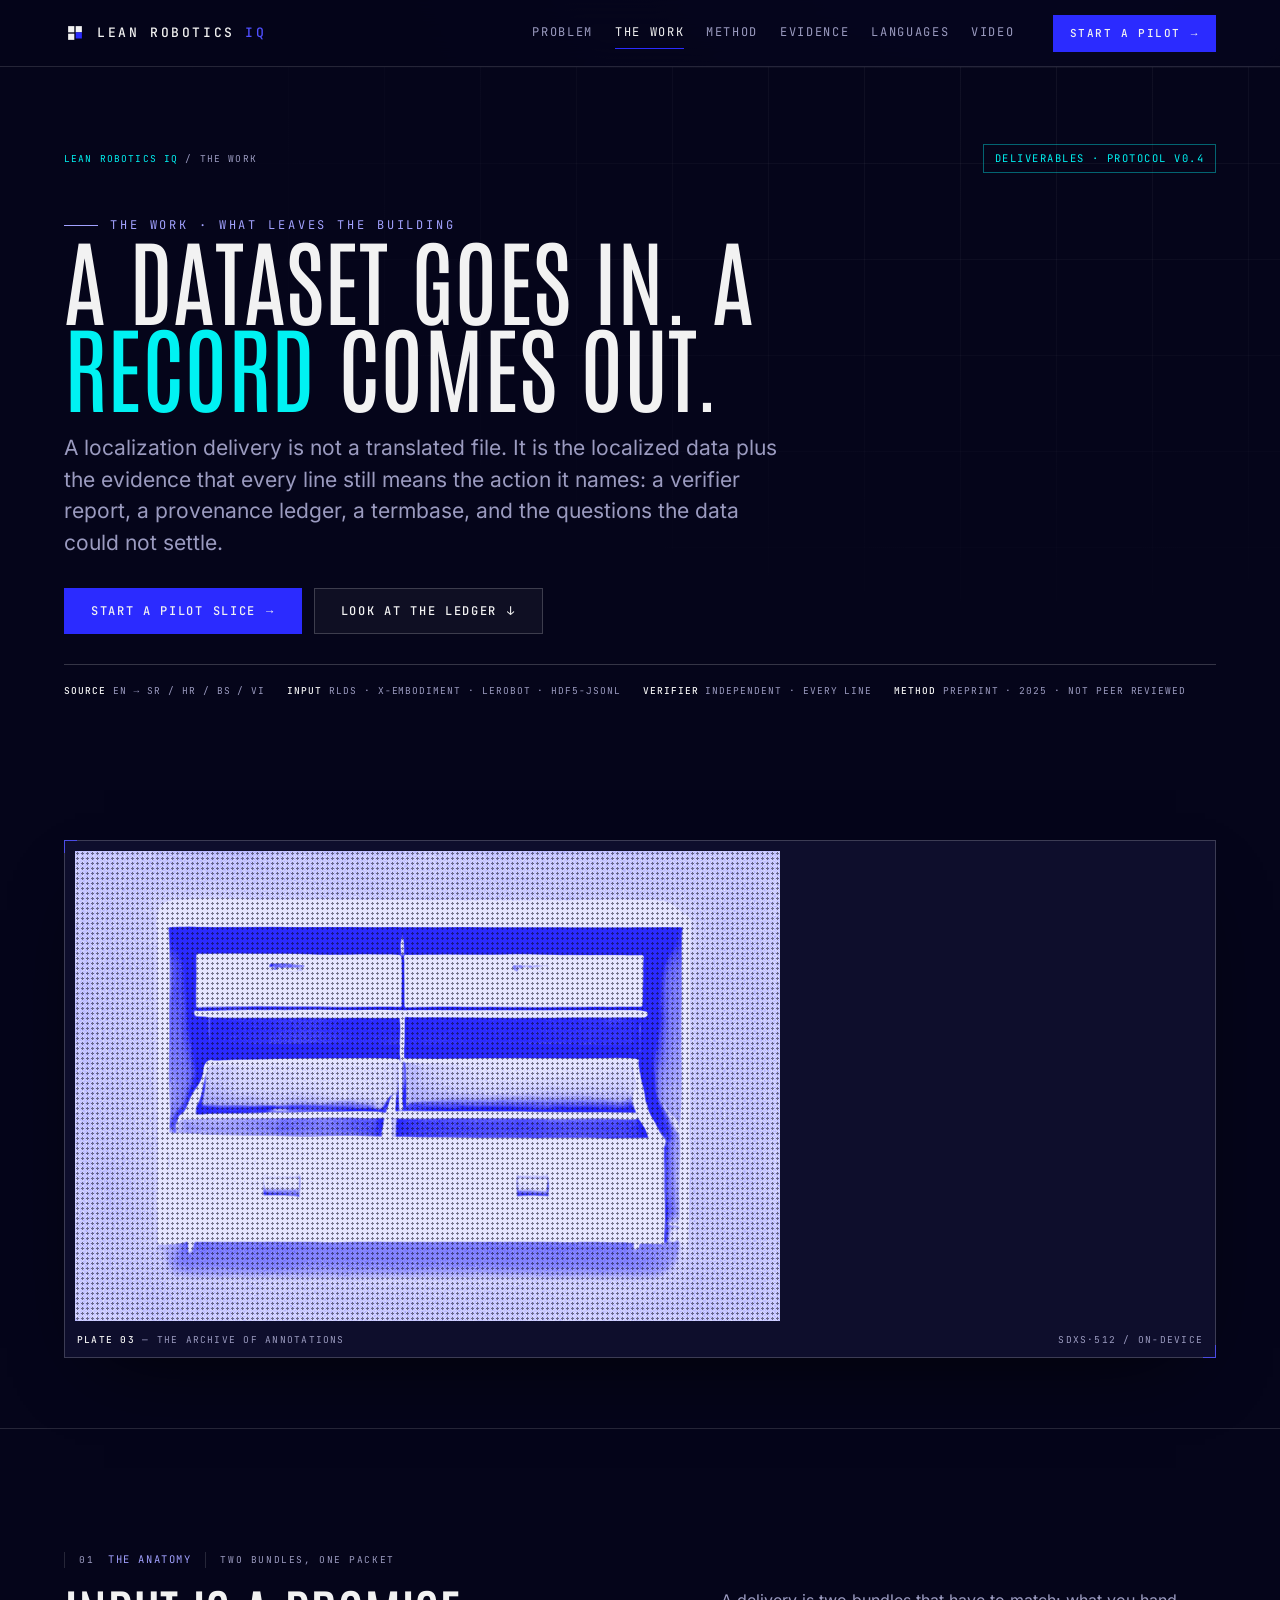
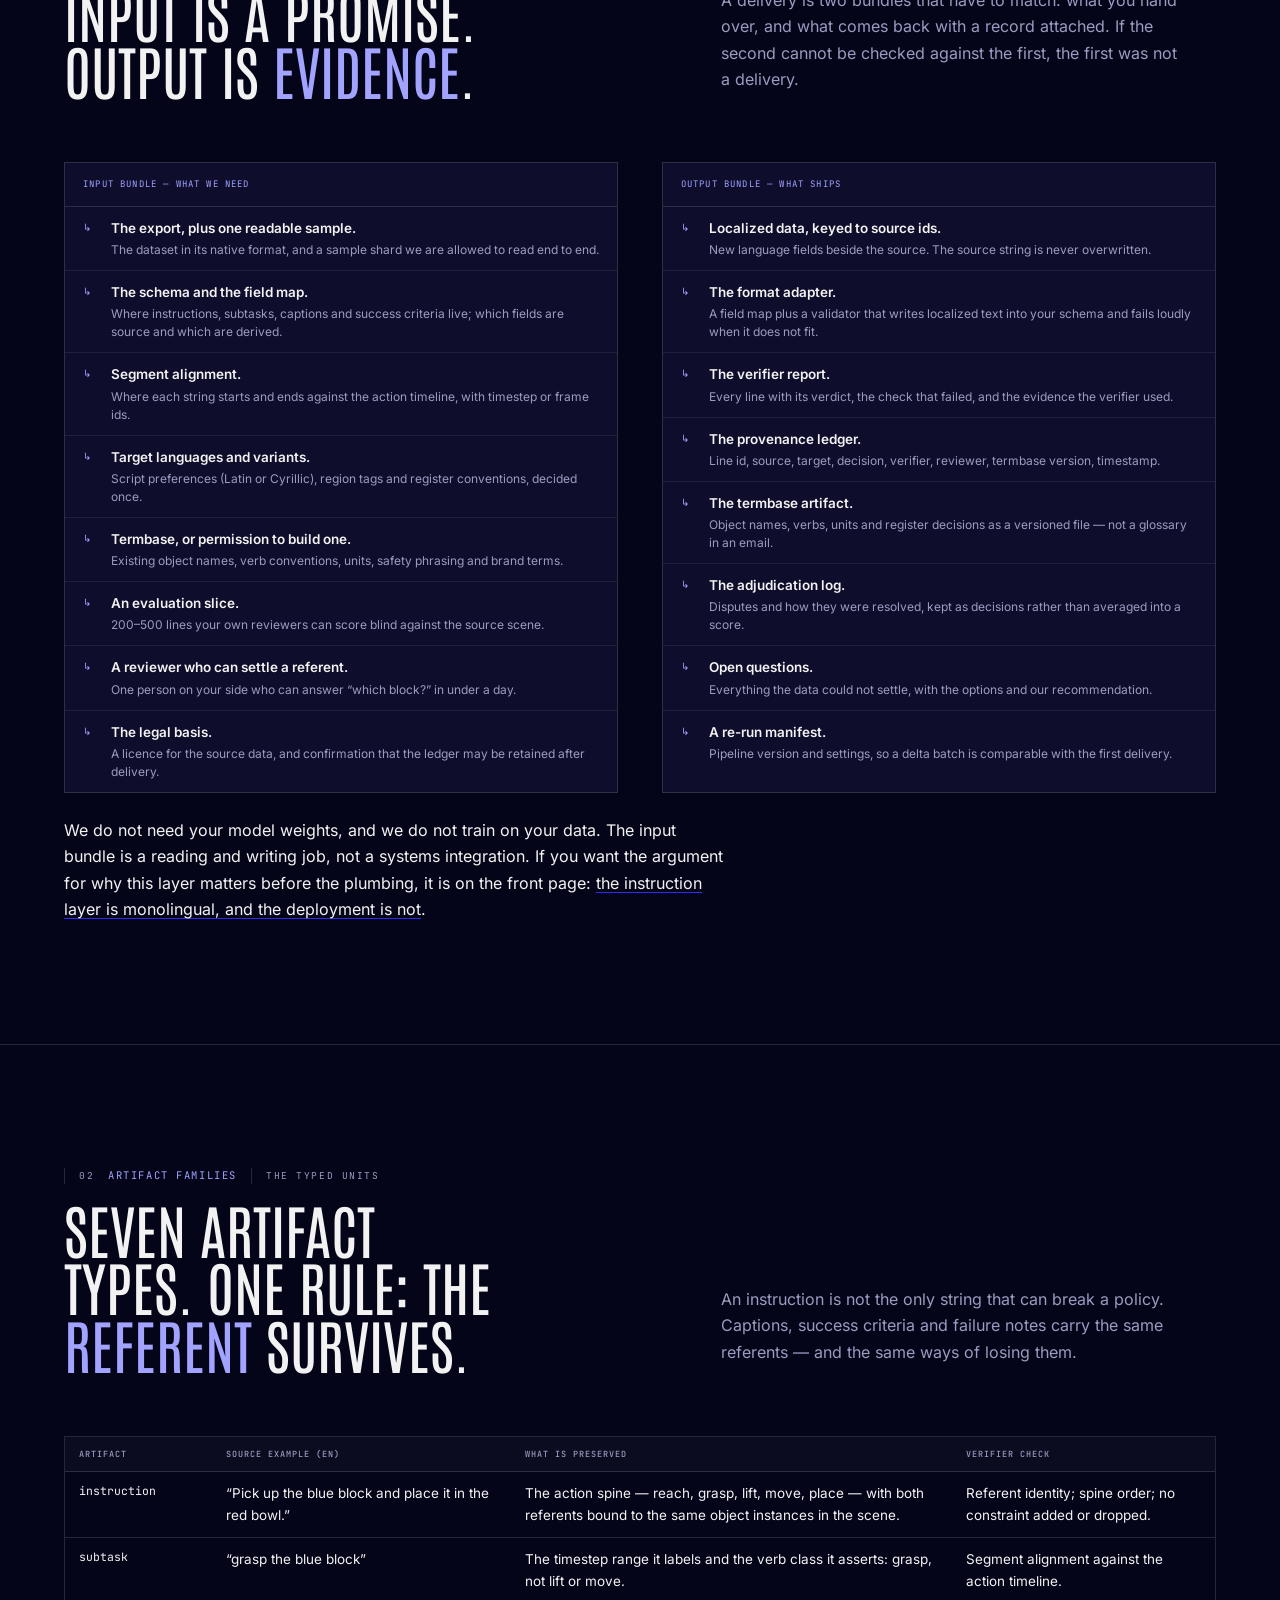
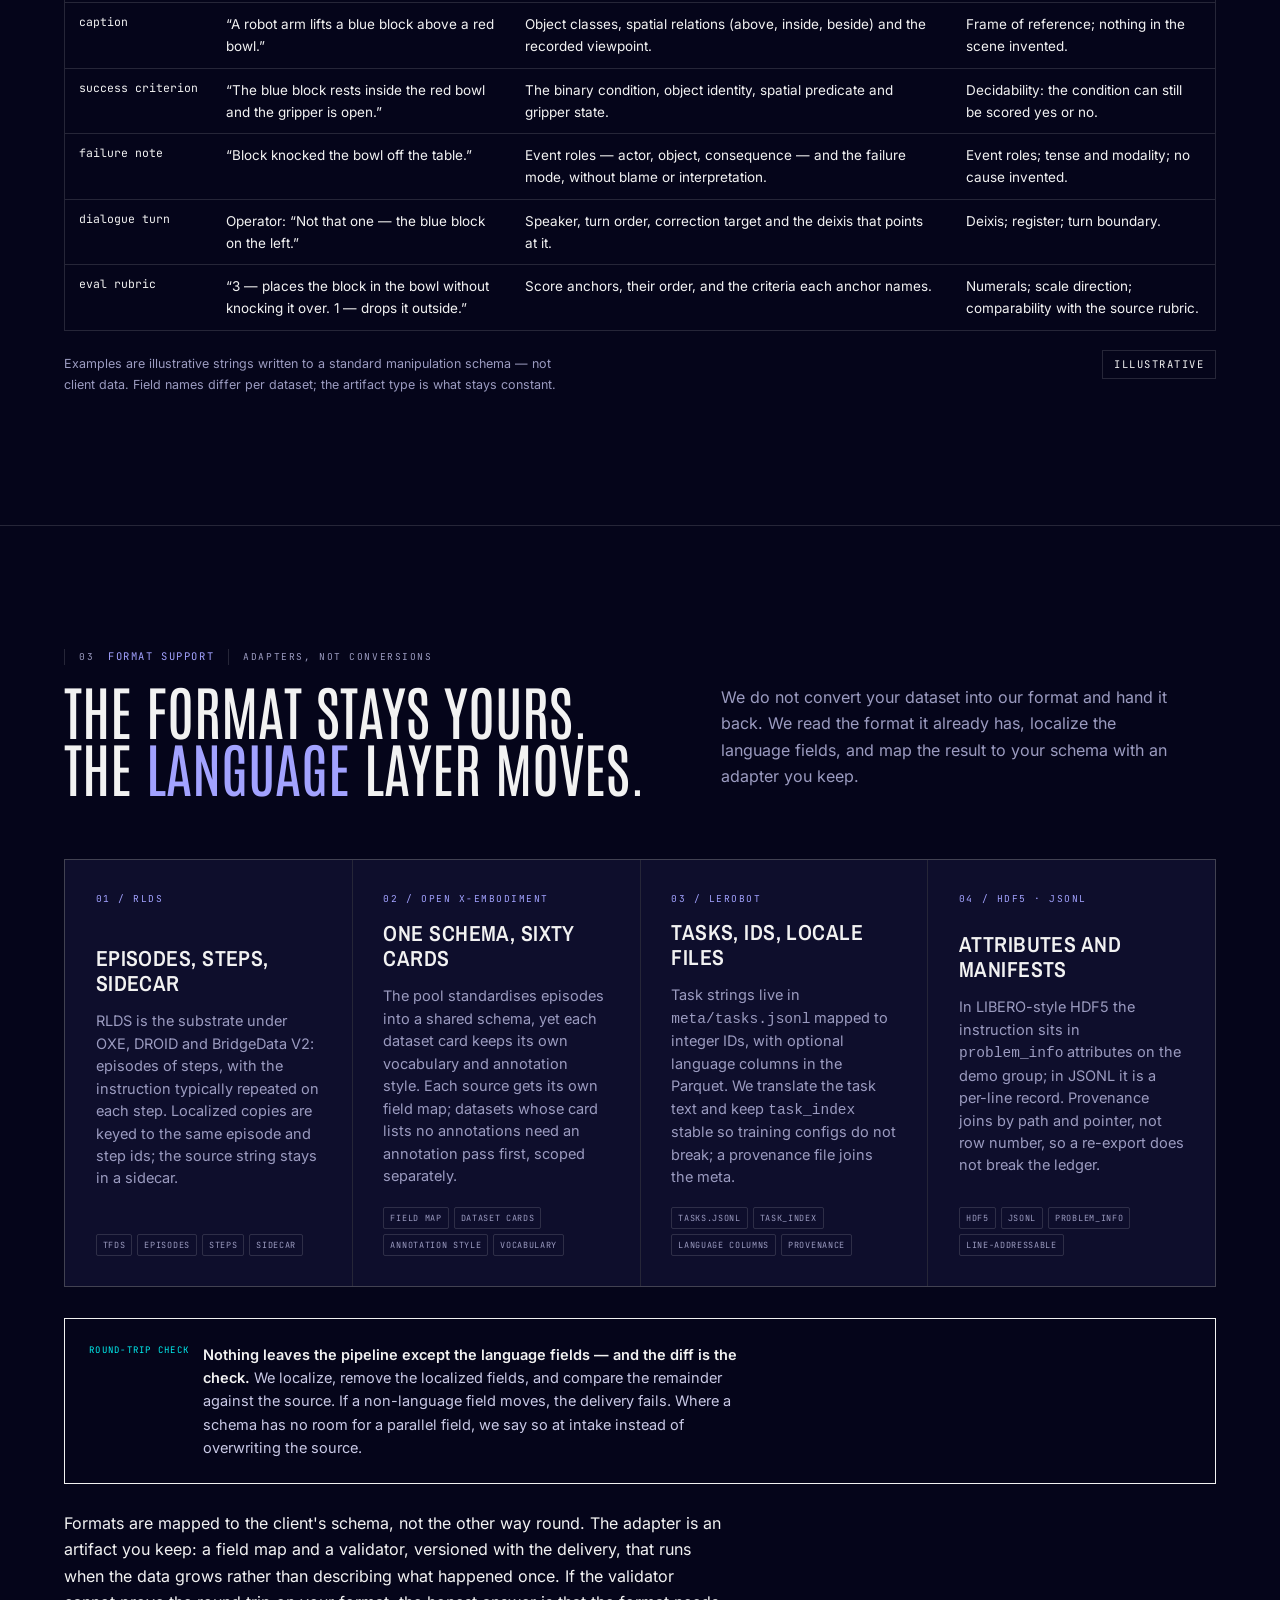
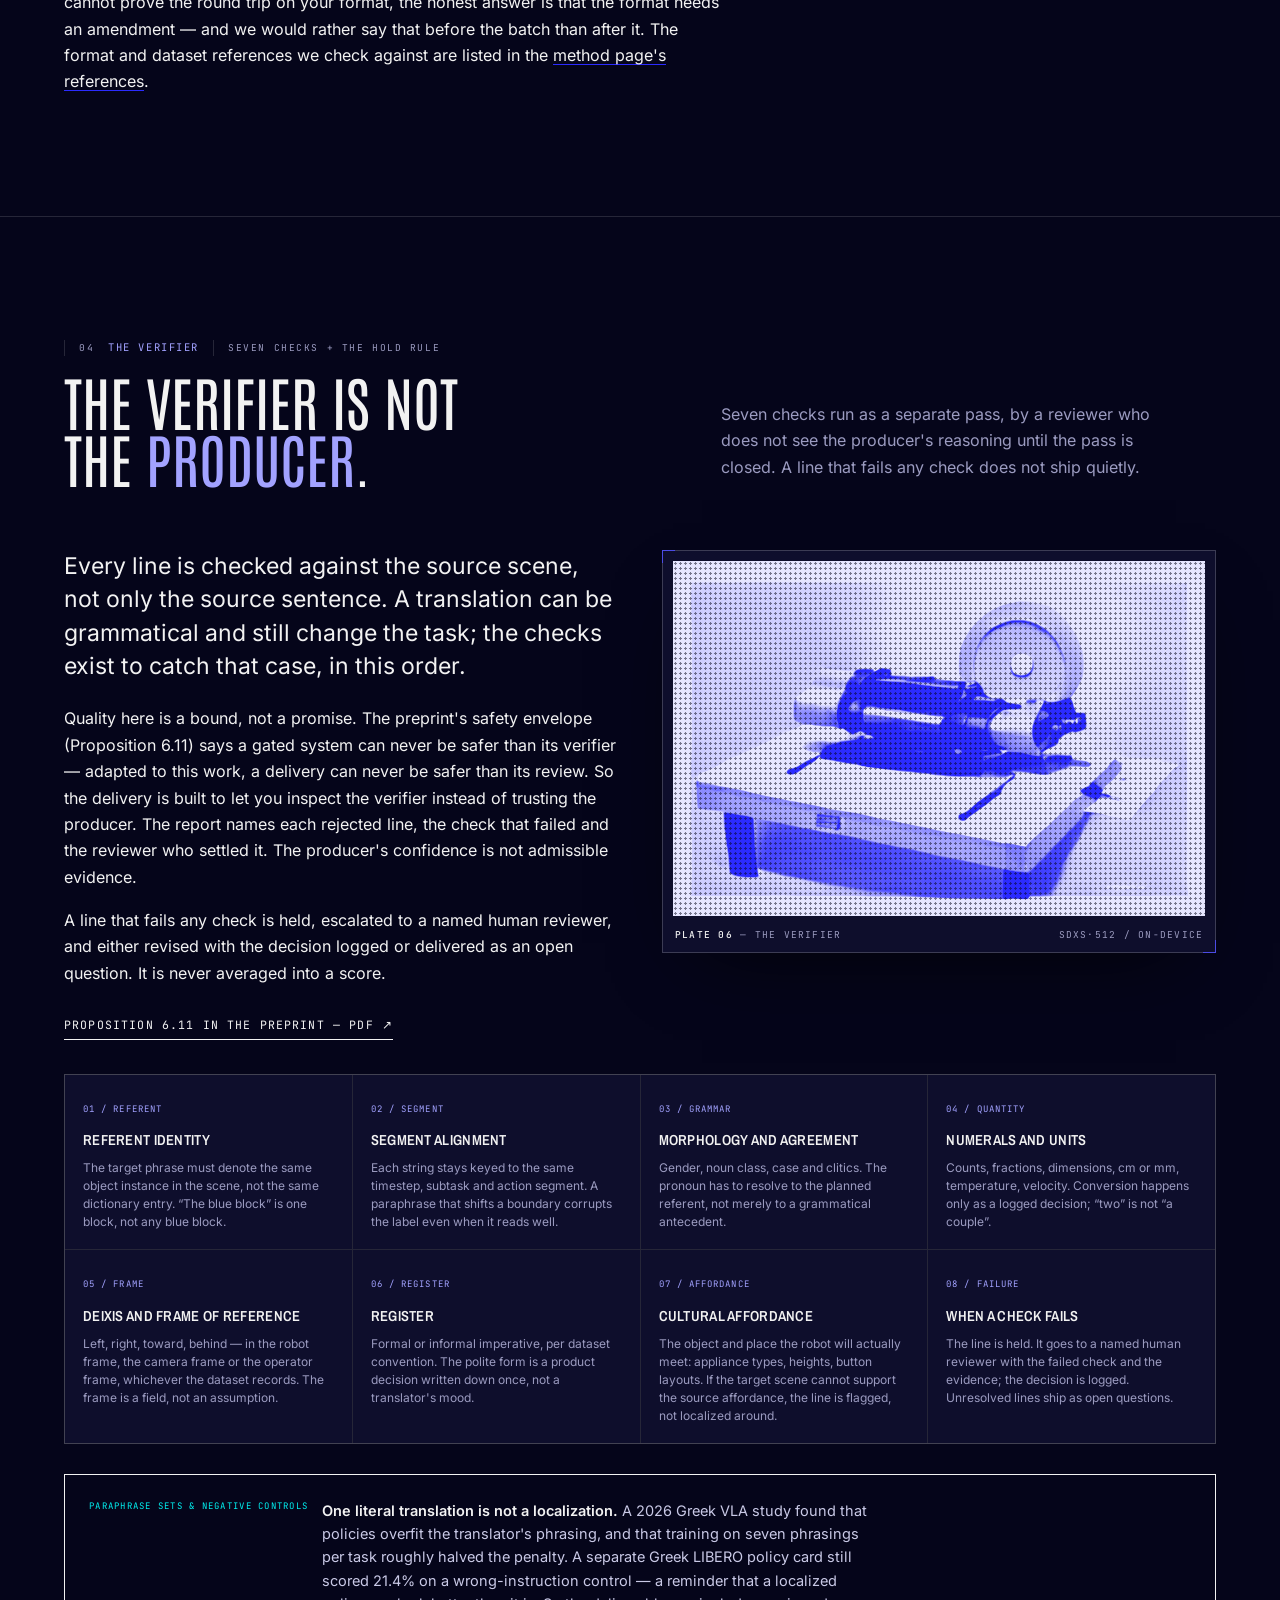
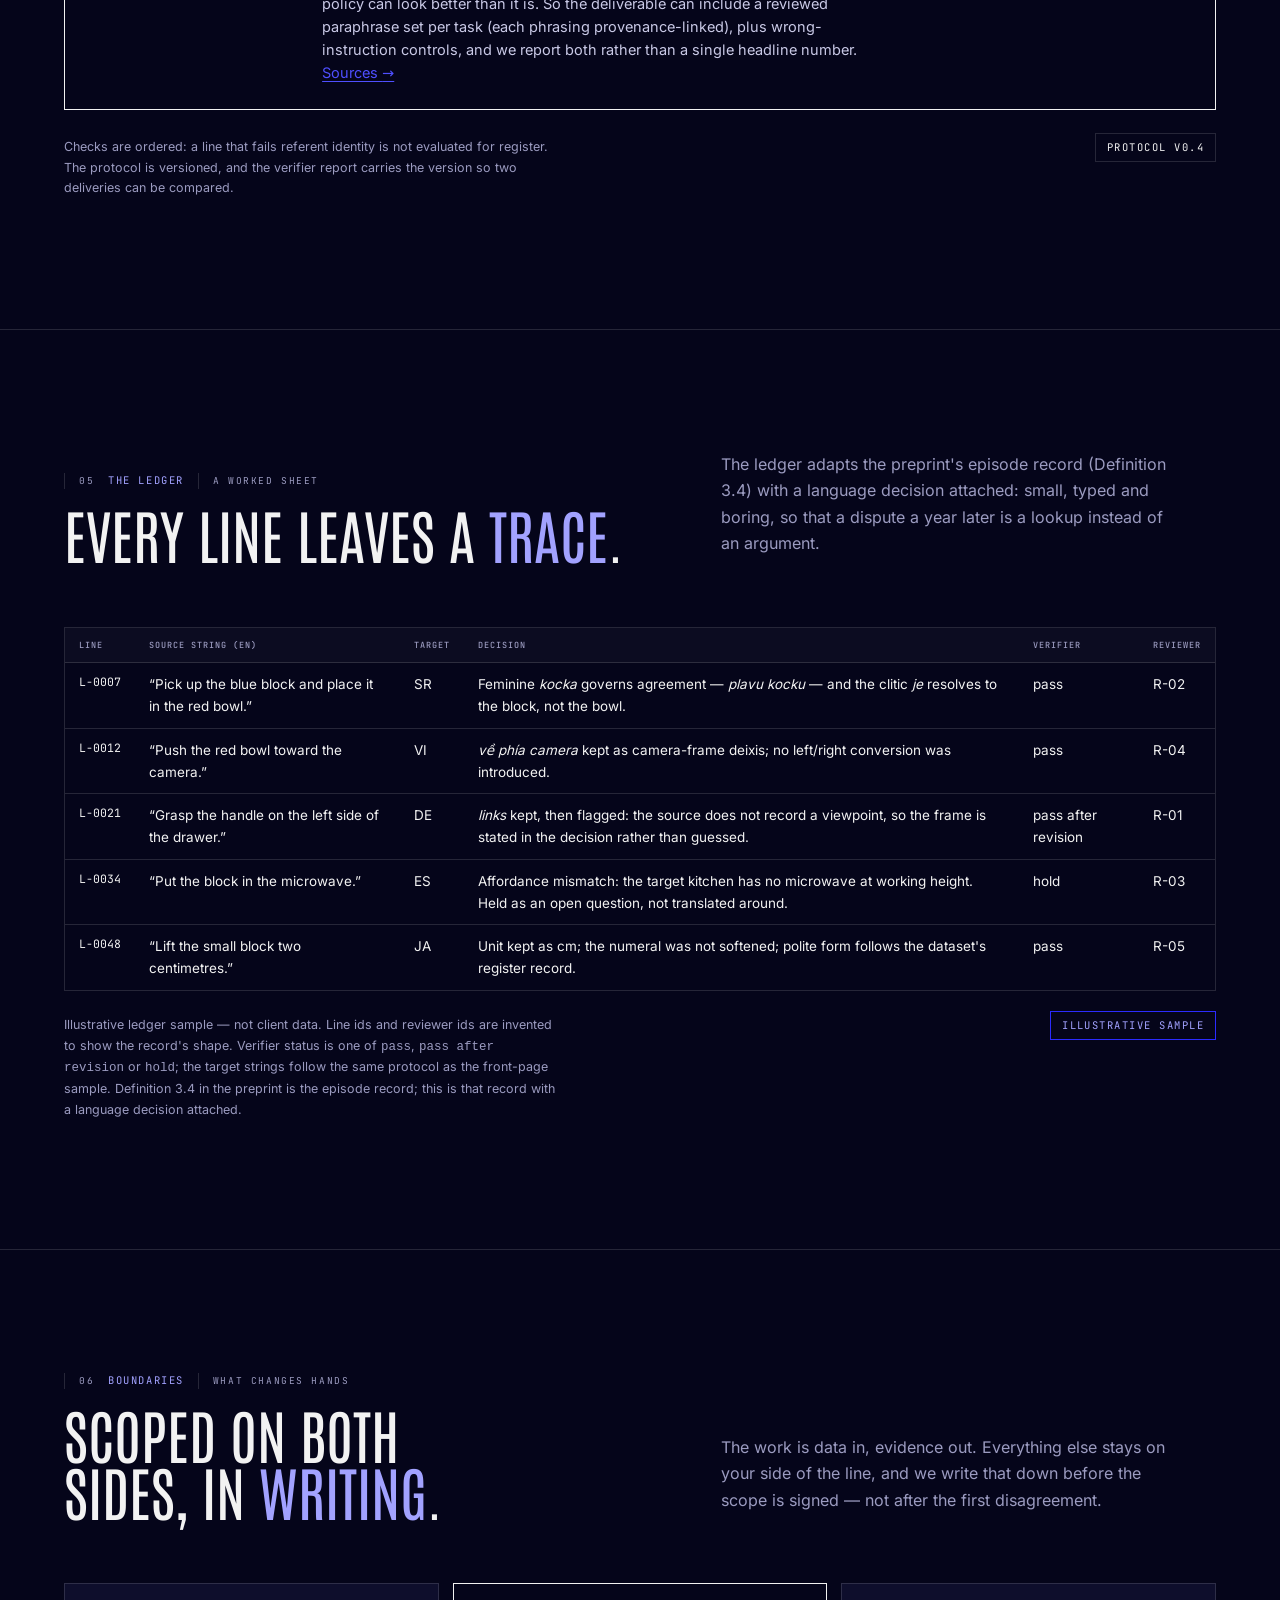
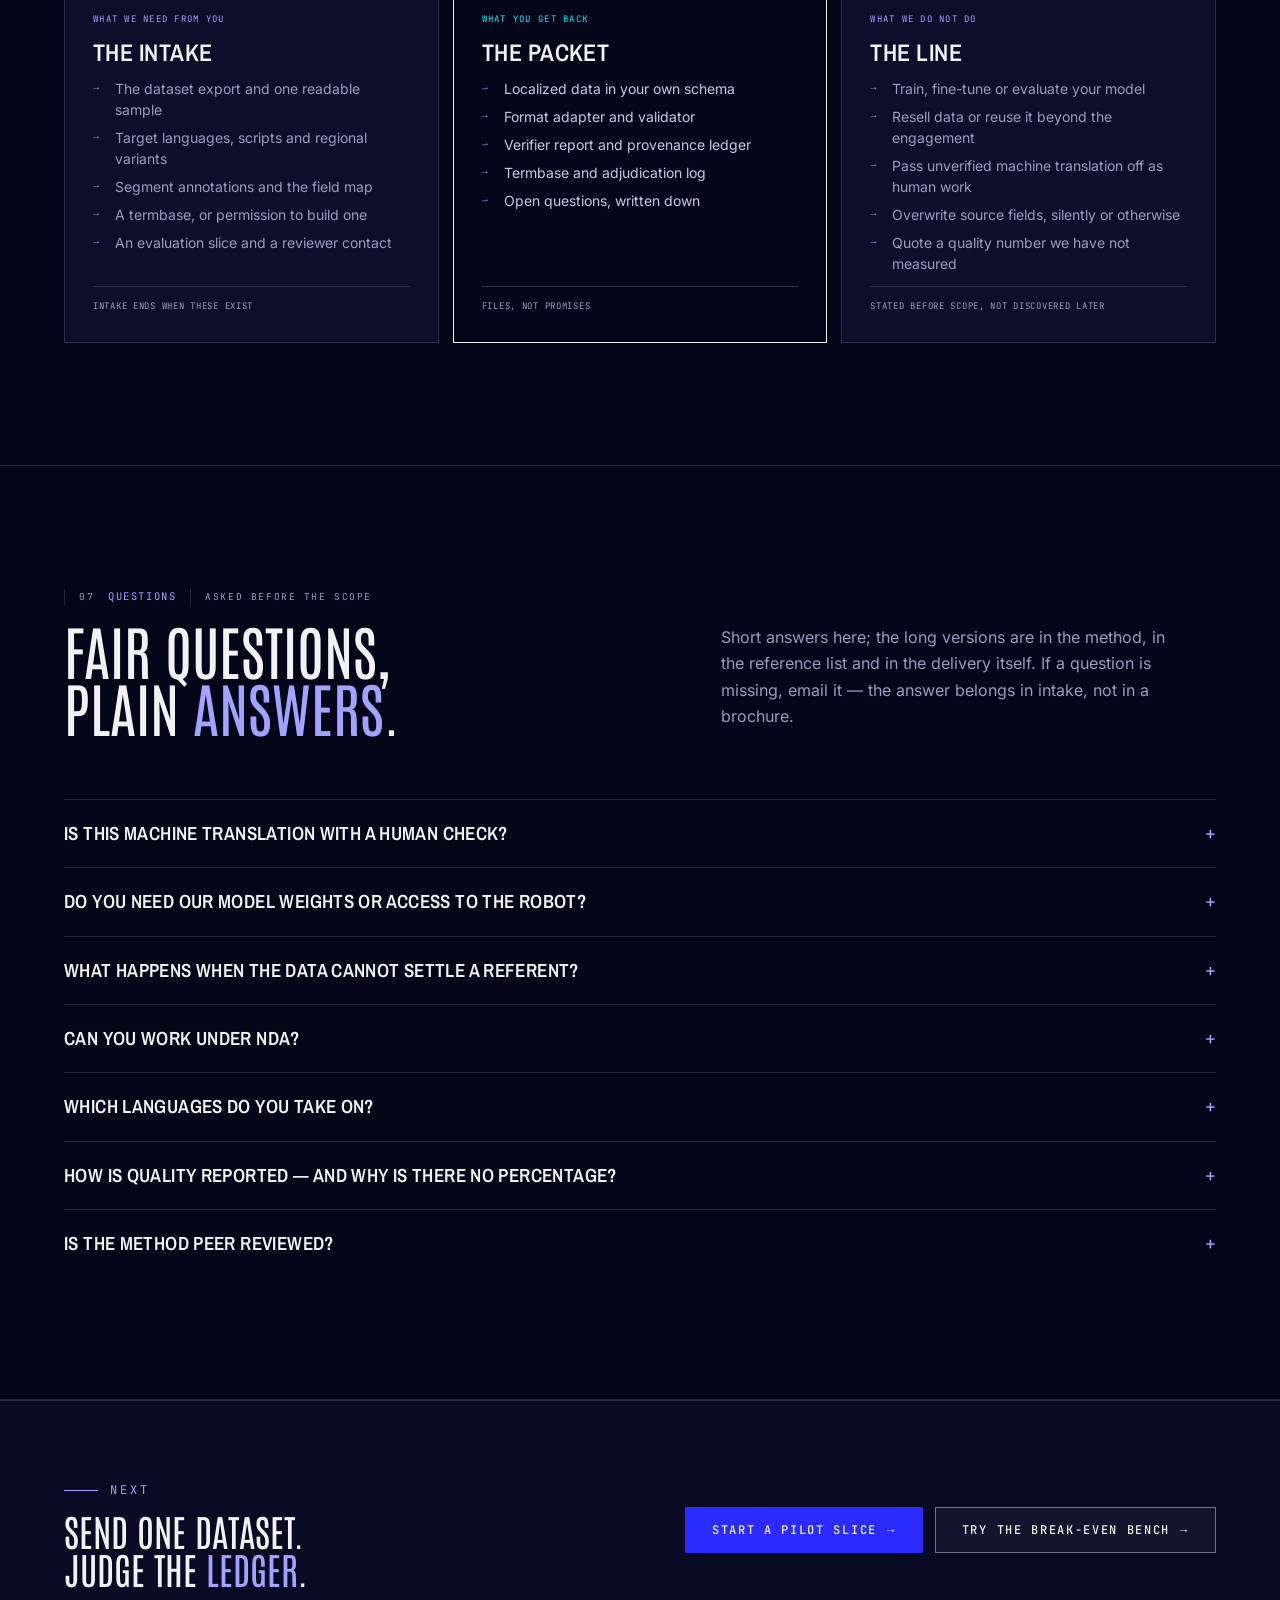
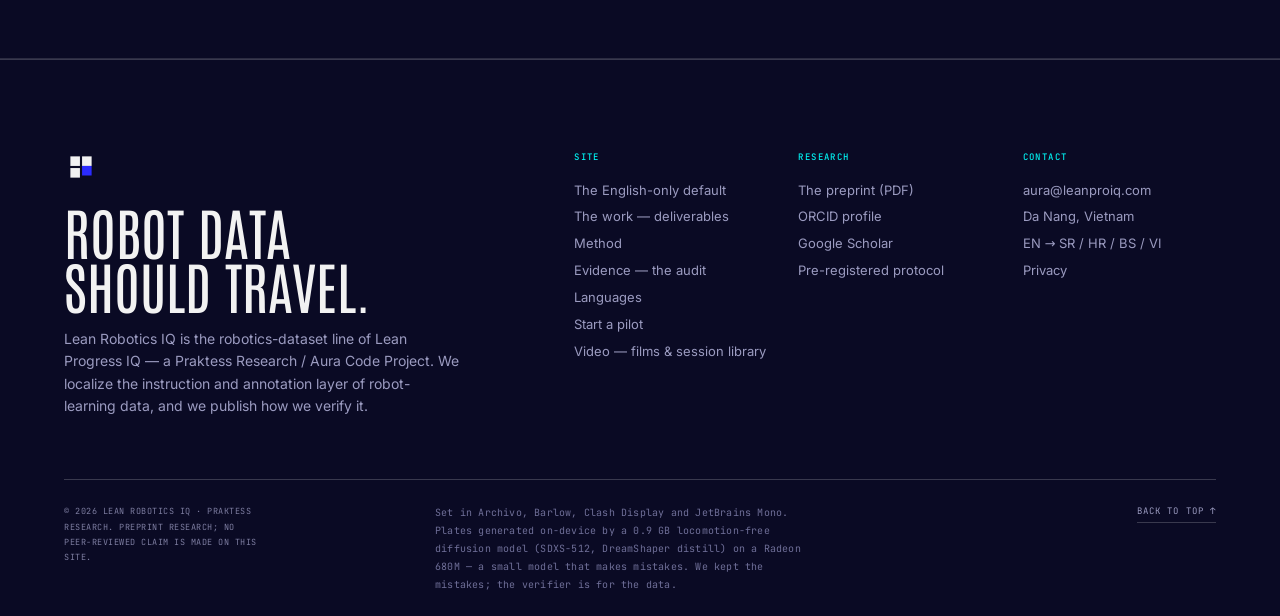
<file: datasets.html>
<!DOCTYPE html>
<html lang="en">
<head>
<meta charset="utf-8">
<meta name="viewport" content="width=device-width, initial-scale=1">
<title>The work — dataset localization deliverables | Lean Robotics IQ</title>
<meta name="description" content="What a Lean Robotics IQ delivery contains: localized instructions and annotations, format adapters, a seven-check verifier protocol, a provenance ledger, and a verifier report that names every decision.">
<meta name="author" content="Dušan Milosavljević">
<meta name="theme-color" content="#05051a">
<meta property="og:type" content="website">
<meta property="og:site_name" content="Lean Robotics IQ">
<meta property="og:title" content="A dataset goes in. A verifiable record comes out.">
<meta property="og:description" content="The deliverables page — artifact families, format adapters, the seven verifier checks, and an illustrative provenance ledger. Nothing ships without a statement of what was verified.">
<meta property="og:image" content="assets/img/og-card.jpg">
<meta name="twitter:card" content="summary_large_image">
<meta name="twitter:title" content="A dataset goes in. A verifiable record comes out.">
<meta name="twitter:description" content="The deliverables page — artifact families, format adapters, the seven verifier checks, and an illustrative provenance ledger. Nothing ships without a statement of what was verified.">
<meta name="twitter:image" content="assets/img/og-card.jpg">
<link rel="icon" href="assets/img/favicon.svg" type="image/svg+xml">
<link rel="apple-touch-icon" href="assets/img/favicon.svg">
<link rel="preload" href="assets/fonts/bodoni-moda-500-normal.woff2" as="font" type="font/woff2" crossorigin>
<link rel="preload" href="assets/fonts/inter-400-normal.woff2" as="font" type="font/woff2" crossorigin>
<link rel="preload" href="assets/fonts/archivo-narrow-600-normal.woff2" as="font" type="font/woff2" crossorigin>
<link rel="stylesheet" href="assets/fonts/fonts.css">
<link rel="stylesheet" href="assets/css/site.css">

</head>
<body class="">
<a class="skip" href="#main">Skip to content</a>
<div class="scrollline" aria-hidden="true"><span></span></div>
<header class="top" data-header>
  <div class="shell top__inner">
    <a class="brand" href="index.html" aria-label="Lean Robotics IQ — home">
      <svg class="brand__mark" viewBox="0 0 32 32" aria-hidden="true" focusable="false">
        <rect width="32" height="32" fill="currentColor" opacity=".0"/>
        <rect x="6" y="6" width="9" height="9" fill="currentColor"/>
        <rect x="17" y="6" width="9" height="9" fill="currentColor"/>
        <rect x="6" y="17" width="9" height="9" fill="currentColor"/>
        <rect x="17" y="15" width="9" height="9" fill="var(--signal)"/>
      </svg>
      <span class="brand__type">Lean Robotics <em>IQ</em></span>
    </a>

    <nav class="top__nav" aria-label="Primary">
      <a href="index.html#problem" data-nav="problem">Problem</a>
      <a href="datasets.html" data-nav="work" class="is-active" aria-current="page">The work</a>
      <a href="method.html" data-nav="method">Method</a>
      <a href="index.html#evidence" data-nav="evidence">Evidence</a>
      <a href="index.html#languages" data-nav="languages">Languages</a>
      <a href="videos.html" data-nav="videos">Video</a>
    </nav>

    <div class="top__actions">
      <a class="btn btn--signal btn--sm" href="index.html#contact">Start a pilot <span aria-hidden="true">→</span></a>
      <button class="top__burger" type="button" aria-expanded="false" aria-controls="mobile-nav" data-burger>
        <span class="top__burger-label">Menu</span>
        <span class="top__burger-box" aria-hidden="true"><i></i><i></i></span>
      </button>
    </div>
  </div>
</header>
  <div class="mobilenav" id="mobile-nav" data-mobilenav hidden>
    <nav class="shell mobilenav__inner" aria-label="Mobile">
      <a href="index.html#problem">The English-only default</a>
      <a href="datasets.html">The work</a>
      <a href="method.html">Method — recursive learning &amp; the gate</a>
      <a href="index.html#evidence">Evidence — the audit</a>
      <a href="index.html#languages">Languages &amp; engagement</a>
      <a href="videos.html">Video — films &amp; session library</a>
      <a class="mobilenav__cta" href="index.html#contact">Start a pilot →</a>
      <p class="mobilenav__meta">Praktess Research · Aura Code Project<br>Da Nang, Vietnam · aura@leanproiq.com</p>
    </nav>
  </div>


<main id="main">
<section class="pagehead">
  <div class="shell pagehead__inner">
    <div class="pagehead__top">
      <p class="pagehead__crumb"><a href="index.html">Lean Robotics IQ</a> / The work</p>
      <span class="tag tag--lime">Deliverables · protocol v0.4</span>
    </div>
    <p class="eyebrow">The work · what leaves the building</p>
    <h1 class="display-xl pagehead__title">A dataset goes in. A <em>record</em> comes out.</h1>
    <p class="pagehead__lede">A localization delivery is not a translated file. It is the localized data plus the evidence that every line still means the action it names: a verifier report, a provenance ledger, a termbase, and the questions the data could not settle.</p>
    <div class="hero__cta" style="margin-top:30px">
      <a class="btn btn--signal" href="index.html#contact">Start a pilot slice <span aria-hidden="true">→</span></a>
      <a class="btn btn--ghost" href="#ledger">Look at the ledger <span aria-hidden="true">↓</span></a>
    </div>
    <div class="pagehead__meta">
      <span><b>SOURCE</b> EN → SR / HR / BS / VI</span>
      <span><b>INPUT</b> RLDS · X-EMBODIMENT · LEROBOT · HDF5-JSONL</span>
      <span><b>VERIFIER</b> INDEPENDENT · EVERY LINE</span>
      <span><b>METHOD</b> PREPRINT · 2025 · NOT PEER REVIEWED</span>
    </div>
  </div>
</section>

<section class="section section--tight" aria-label="Plate 03 — the archive of annotations">
  <div class="shell">
    <figure class="plate plate--wide reveal">
      <div class="plate__img"><img src="assets/img/art/dataset.jpg" alt="A bone-and-ink duotone plate of an open specimen cabinet with shallow drawers and compartments." width="1200" height="800" loading="lazy" decoding="async"></div>
      <figcaption class="plate__fig"><span><b>PLATE 03</b> — THE ARCHIVE OF ANNOTATIONS</span><span>SDXS·512 / ON-DEVICE</span></figcaption>
    </figure>
  </div>
</section>

<section class="section section--paper-2" id="anatomy">
  <div class="shell">
    <div class="sec-head">
      <div class="sec-head__main reveal">
        <div class="sec-head__index"><span>01</span> The anatomy <span>Two bundles, one packet</span></div>
        <h2 class="display-l">Input is a promise. Output is <span class="accent">evidence</span>.</h2>
      </div>
      <div class="sec-head__aside reveal" style="--d:100ms">
        <p>A delivery is two bundles that have to match: what you hand over, and what comes back with a record attached. If the second cannot be checked against the first, the first was not a delivery.</p>
      </div>
    </div>

    <div class="two-col reveal" style="align-items:stretch">
      <div class="anatomy">
        <div class="anatomy__head">Input bundle — what we need</div>
        <ul>
          <li><span><b>The export, plus one readable sample.</b><span>The dataset in its native format, and a sample shard we are allowed to read end to end.</span></span></li>
          <li><span><b>The schema and the field map.</b><span>Where instructions, subtasks, captions and success criteria live; which fields are source and which are derived.</span></span></li>
          <li><span><b>Segment alignment.</b><span>Where each string starts and ends against the action timeline, with timestep or frame ids.</span></span></li>
          <li><span><b>Target languages and variants.</b><span>Script preferences (Latin or Cyrillic), region tags and register conventions, decided once.</span></span></li>
          <li><span><b>Termbase, or permission to build one.</b><span>Existing object names, verb conventions, units, safety phrasing and brand terms.</span></span></li>
          <li><span><b>An evaluation slice.</b><span>200–500 lines your own reviewers can score blind against the source scene.</span></span></li>
          <li><span><b>A reviewer who can settle a referent.</b><span>One person on your side who can answer “which block?” in under a day.</span></span></li>
          <li><span><b>The legal basis.</b><span>A licence for the source data, and confirmation that the ledger may be retained after delivery.</span></span></li>
        </ul>
      </div>
      <div class="anatomy">
        <div class="anatomy__head">Output bundle — what ships</div>
        <ul>
          <li><span><b>Localized data, keyed to source ids.</b><span>New language fields beside the source. The source string is never overwritten.</span></span></li>
          <li><span><b>The format adapter.</b><span>A field map plus a validator that writes localized text into your schema and fails loudly when it does not fit.</span></span></li>
          <li><span><b>The verifier report.</b><span>Every line with its verdict, the check that failed, and the evidence the verifier used.</span></span></li>
          <li><span><b>The provenance ledger.</b><span>Line id, source, target, decision, verifier, reviewer, termbase version, timestamp.</span></span></li>
          <li><span><b>The termbase artifact.</b><span>Object names, verbs, units and register decisions as a versioned file — not a glossary in an email.</span></span></li>
          <li><span><b>The adjudication log.</b><span>Disputes and how they were resolved, kept as decisions rather than averaged into a score.</span></span></li>
          <li><span><b>Open questions.</b><span>Everything the data could not settle, with the options and our recommendation.</span></span></li>
          <li><span><b>A re-run manifest.</b><span>Pipeline version and settings, so a delta batch is comparable with the first delivery.</span></span></li>
        </ul>
      </div>
    </div>

    <div class="prose reveal" style="margin-top:24px;max-width:80ch">
      <p>We do not need your model weights, and we do not train on your data. The input bundle is a reading and writing job, not a systems integration. If you want the argument for why this layer matters before the plumbing, it is on the front page: <a href="index.html#problem">the instruction layer is monolingual, and the deployment is not</a>.</p>
    </div>
  </div>
</section>

<section class="section" id="artifacts">
  <div class="shell">
    <div class="sec-head">
      <div class="sec-head__main reveal">
        <div class="sec-head__index"><span>02</span> Artifact families <span>The typed units</span></div>
        <h2 class="display-l">Seven artifact types. One rule: the <span class="accent">referent</span> survives.</h2>
      </div>
      <div class="sec-head__aside reveal" style="--d:100ms">
        <p>An instruction is not the only string that can break a policy. Captions, success criteria and failure notes carry the same referents — and the same ways of losing them.</p>
      </div>
    </div>

    <div class="tablewrap reveal">
      <table class="data">
        <thead>
          <tr>
            <th scope="col">Artifact</th>
            <th scope="col">Source example (EN)</th>
            <th scope="col">What is preserved</th>
            <th scope="col">Verifier check</th>
          </tr>
        </thead>
        <tbody>
          <tr>
            <td>instruction</td>
            <td>“Pick up the blue block and place it in the red bowl.”</td>
            <td>The action spine — reach, grasp, lift, move, place — with both referents bound to the same object instances in the scene.</td>
            <td>Referent identity; spine order; no constraint added or dropped.</td>
          </tr>
          <tr>
            <td>subtask</td>
            <td>“grasp the blue block”</td>
            <td>The timestep range it labels and the verb class it asserts: grasp, not lift or move.</td>
            <td>Segment alignment against the action timeline.</td>
          </tr>
          <tr>
            <td>caption</td>
            <td>“A robot arm lifts a blue block above a red bowl.”</td>
            <td>Object classes, spatial relations (above, inside, beside) and the recorded viewpoint.</td>
            <td>Frame of reference; nothing in the scene invented.</td>
          </tr>
          <tr>
            <td>success&nbsp;criterion</td>
            <td>“The blue block rests inside the red bowl and the gripper is open.”</td>
            <td>The binary condition, object identity, spatial predicate and gripper state.</td>
            <td>Decidability: the condition can still be scored yes or no.</td>
          </tr>
          <tr>
            <td>failure&nbsp;note</td>
            <td>“Block knocked the bowl off the table.”</td>
            <td>Event roles — actor, object, consequence — and the failure mode, without blame or interpretation.</td>
            <td>Event roles; tense and modality; no cause invented.</td>
          </tr>
          <tr>
            <td>dialogue&nbsp;turn</td>
            <td>Operator: “Not that one — the blue block on the left.”</td>
            <td>Speaker, turn order, correction target and the deixis that points at it.</td>
            <td>Deixis; register; turn boundary.</td>
          </tr>
          <tr>
            <td>eval&nbsp;rubric</td>
            <td>“3 — places the block in the bowl without knocking it over. 1 — drops it outside.”</td>
            <td>Score anchors, their order, and the criteria each anchor names.</td>
            <td>Numerals; scale direction; comparability with the source rubric.</td>
          </tr>
        </tbody>
      </table>
    </div>
    <div class="ledger__note reveal">
      <p>Examples are illustrative strings written to a standard manipulation schema — not client data. Field names differ per dataset; the artifact type is what stays constant.</p>
      <span class="tag">Illustrative</span>
    </div>
  </div>
</section>

<section class="section section--paper-2" id="formats">
  <div class="shell">
    <div class="sec-head">
      <div class="sec-head__main reveal">
        <div class="sec-head__index"><span>03</span> Format support <span>Adapters, not conversions</span></div>
        <h2 class="display-l">The format stays yours. The <span class="accent">language</span> layer moves.</h2>
      </div>
      <div class="sec-head__aside reveal" style="--d:100ms">
        <p>We do not convert your dataset into our format and hand it back. We read the format it already has, localize the language fields, and map the result to your schema with an adapter you keep.</p>
      </div>
    </div>

    <div class="deliver__grid reveal">
      <article class="dcard">
        <span class="dcard__no">01 / RLDS</span>
        <h3 class="h3">Episodes, steps, sidecar</h3>
        <p>RLDS is the substrate under OXE, DROID and BridgeData V2: episodes of steps, with the instruction typically repeated on each step. Localized copies are keyed to the same episode and step ids; the source string stays in a sidecar.</p>
        <div class="dcard__tags"><span>tfds</span><span>episodes</span><span>steps</span><span>sidecar</span></div>
      </article>
      <article class="dcard">
        <span class="dcard__no">02 / OPEN X-EMBODIMENT</span>
        <h3 class="h3">One schema, sixty cards</h3>
        <p>The pool standardises episodes into a shared schema, yet each dataset card keeps its own vocabulary and annotation style. Each source gets its own field map; datasets whose card lists no annotations need an annotation pass first, scoped separately.</p>
        <div class="dcard__tags"><span>field map</span><span>dataset cards</span><span>annotation style</span><span>vocabulary</span></div>
      </article>
      <article class="dcard">
        <span class="dcard__no">03 / LEROBOT</span>
        <h3 class="h3">Tasks, IDs, locale files</h3>
        <p>Task strings live in <code>meta/tasks.jsonl</code> mapped to integer IDs, with optional language columns in the Parquet. We translate the task text and keep <code>task_index</code> stable so training configs do not break; a provenance file joins the meta.</p>
        <div class="dcard__tags"><span>tasks.jsonl</span><span>task_index</span><span>language columns</span><span>provenance</span></div>
      </article>
      <article class="dcard">
        <span class="dcard__no">04 / HDF5 · JSONL</span>
        <h3 class="h3">Attributes and manifests</h3>
        <p>In LIBERO-style HDF5 the instruction sits in <code>problem_info</code> attributes on the demo group; in JSONL it is a per-line record. Provenance joins by path and pointer, not row number, so a re-export does not break the ledger.</p>
        <div class="dcard__tags"><span>hdf5</span><span>jsonl</span><span>problem_info</span><span>line-addressable</span></div>
      </article>
    </div>

    <div class="callout reveal" style="margin-top:30px">
      <span class="callout__tag">Round-trip check</span>
      <p><b>Nothing leaves the pipeline except the language fields — and the diff is the check.</b> We localize, remove the localized fields, and compare the remainder against the source. If a non-language field moves, the delivery fails. Where a schema has no room for a parallel field, we say so at intake instead of overwriting the source.</p>
    </div>

    <div class="prose reveal" style="margin-top:26px">
      <p>Formats are mapped to the client's schema, not the other way round. The adapter is an artifact you keep: a field map and a validator, versioned with the delivery, that runs when the data grows rather than describing what happened once. If the validator cannot prove the round trip on your format, the honest answer is that the format needs an amendment — and we would rather say that before the batch than after it. The format and dataset references we check against are listed in the <a href="method.html#references">method page's references</a>.</p>
    </div>
  </div>
</section>

<section class="section" id="verifier">
  <div class="shell">
    <div class="sec-head">
      <div class="sec-head__main reveal">
        <div class="sec-head__index"><span>04</span> The verifier <span>Seven checks + the hold rule</span></div>
        <h2 class="display-l">The verifier is not the <span class="accent">producer</span>.</h2>
      </div>
      <div class="sec-head__aside reveal" style="--d:100ms">
        <p>Seven checks run as a separate pass, by a reviewer who does not see the producer's reasoning until the pass is closed. A line that fails any check does not ship quietly.</p>
      </div>
    </div>

    <div class="two-col">
      <div class="reveal">
        <p class="lede" style="margin-bottom:22px">Every line is checked against the source scene, not only the source sentence. A translation can be grammatical and still change the task; the checks exist to catch that case, in this order.</p>
        <div class="prose">
          <p>Quality here is a bound, not a promise. The preprint's safety envelope (Proposition 6.11) says a gated system can never be safer than its verifier — adapted to this work, a delivery can never be safer than its review. So the delivery is built to let you inspect the verifier instead of trusting the producer. The report names each rejected line, the check that failed and the reviewer who settled it. The producer's confidence is not admissible evidence.</p>
          <p>A line that fails any check is held, escalated to a named human reviewer, and either revised with the decision logged or delivered as an open question. It is never averaged into a score.</p>
        </div>
        <p style="margin-top:24px"><a class="link-arrow" href="assets/docs/Milosavljevic_2025_Recursive-Learning-and-the-Archimedes-Principle.pdf" target="_blank" rel="noopener">Proposition 6.11 in the preprint — PDF <span aria-hidden="true">↗</span></a></p>
      </div>
      <figure class="plate plate--wide reveal" style="--d:120ms">
        <div class="plate__img"><img src="assets/img/art/verify.jpg" alt="A bone-and-ink duotone plate of a mechanical inspection bench holding a paper sheet, with a scanner head and a circular gauge." width="1200" height="800" loading="lazy" decoding="async"></div>
        <figcaption class="plate__fig"><span><b>PLATE 06</b> — THE VERIFIER</span><span>SDXS·512 / ON-DEVICE</span></figcaption>
      </figure>
    </div>

    <div class="qa reveal" style="margin-top:34px">
      <div class="qa__item">
        <span class="qa__no">01 / REFERENT</span>
        <h4>Referent identity</h4>
        <p>The target phrase must denote the same object instance in the scene, not the same dictionary entry. “The blue block” is one block, not any blue block.</p>
      </div>
      <div class="qa__item">
        <span class="qa__no">02 / SEGMENT</span>
        <h4>Segment alignment</h4>
        <p>Each string stays keyed to the same timestep, subtask and action segment. A paraphrase that shifts a boundary corrupts the label even when it reads well.</p>
      </div>
      <div class="qa__item">
        <span class="qa__no">03 / GRAMMAR</span>
        <h4>Morphology and agreement</h4>
        <p>Gender, noun class, case and clitics. The pronoun has to resolve to the planned referent, not merely to a grammatical antecedent.</p>
      </div>
      <div class="qa__item">
        <span class="qa__no">04 / QUANTITY</span>
        <h4>Numerals and units</h4>
        <p>Counts, fractions, dimensions, cm or mm, temperature, velocity. Conversion happens only as a logged decision; “two” is not “a couple”.</p>
      </div>
      <div class="qa__item">
        <span class="qa__no">05 / FRAME</span>
        <h4>Deixis and frame of reference</h4>
        <p>Left, right, toward, behind — in the robot frame, the camera frame or the operator frame, whichever the dataset records. The frame is a field, not an assumption.</p>
      </div>
      <div class="qa__item">
        <span class="qa__no">06 / REGISTER</span>
        <h4>Register</h4>
        <p>Formal or informal imperative, per dataset convention. The polite form is a product decision written down once, not a translator's mood.</p>
      </div>
      <div class="qa__item">
        <span class="qa__no">07 / AFFORDANCE</span>
        <h4>Cultural affordance</h4>
        <p>The object and place the robot will actually meet: appliance types, heights, button layouts. If the target scene cannot support the source affordance, the line is flagged, not localized around.</p>
      </div>
      <div class="qa__item">
        <span class="qa__no">08 / FAILURE</span>
        <h4>When a check fails</h4>
        <p>The line is held. It goes to a named human reviewer with the failed check and the evidence; the decision is logged. Unresolved lines ship as open questions.</p>
      </div>
    </div>

    <div class="callout reveal" style="margin-top:30px">
      <span class="callout__tag">Paraphrase sets &amp; negative controls</span>
      <p><b>One literal translation is not a localization.</b> A 2026 Greek VLA study found that policies overfit the translator's phrasing, and that training on seven phrasings per task roughly halved the penalty. A separate Greek LIBERO policy card still scored 21.4% on a wrong-instruction control — a reminder that a localized policy can look better than it is. So the deliverable can include a reviewed paraphrase set per task (each phrasing provenance-linked), plus wrong-instruction controls, and we report both rather than a single headline number. <a href="method.html#references" style="color:var(--signal-deep);text-decoration:underline;text-underline-offset:3px">Sources <span aria-hidden="true">→</span></a></p>
    </div>

    <div class="ledger__note reveal" style="margin-top:22px">
      <p>Checks are ordered: a line that fails referent identity is not evaluated for register. The protocol is versioned, and the verifier report carries the version so two deliveries can be compared.</p>
      <span class="tag">Protocol v0.4</span>
    </div>
  </div>
</section>

<section class="section section--paper-2" id="ledger">
  <div class="shell">
    <div class="sec-head">
      <div class="sec-head__main reveal">
        <div class="sec-head__index"><span>05</span> The ledger <span>A worked sheet</span></div>
        <h2 class="display-l">Every line leaves a <span class="accent">trace</span>.</h2>
      </div>
      <div class="sec-head__aside reveal" style="--d:100ms">
        <p>The ledger adapts the preprint's episode record (Definition 3.4) with a language decision attached: small, typed and boring, so that a dispute a year later is a lookup instead of an argument.</p>
      </div>
    </div>

    <div class="tablewrap reveal">
      <table class="data" data-table>
        <thead>
          <tr>
            <th scope="col">Line</th>
            <th scope="col">Source string (EN)</th>
            <th scope="col">Target</th>
            <th scope="col">Decision</th>
            <th scope="col">Verifier</th>
            <th scope="col">Reviewer</th>
          </tr>
        </thead>
        <tbody>
          <tr>
            <td>L-0007</td>
            <td>“Pick up the blue block and place it in the red bowl.”</td>
            <td>SR</td>
            <td>Feminine <em>kocka</em> governs agreement — <em>plavu kocku</em> — and the clitic <em>je</em> resolves to the block, not the bowl.</td>
            <td>pass</td>
            <td>R-02</td>
          </tr>
          <tr>
            <td>L-0012</td>
            <td>“Push the red bowl toward the camera.”</td>
            <td>VI</td>
            <td><em>về phía camera</em> kept as camera-frame deixis; no left/right conversion was introduced.</td>
            <td>pass</td>
            <td>R-04</td>
          </tr>
          <tr>
            <td>L-0021</td>
            <td>“Grasp the handle on the left side of the drawer.”</td>
            <td>DE</td>
            <td><em>links</em> kept, then flagged: the source does not record a viewpoint, so the frame is stated in the decision rather than guessed.</td>
            <td>pass after revision</td>
            <td>R-01</td>
          </tr>
          <tr>
            <td>L-0034</td>
            <td>“Put the block in the microwave.”</td>
            <td>ES</td>
            <td>Affordance mismatch: the target kitchen has no microwave at working height. Held as an open question, not translated around.</td>
            <td>hold</td>
            <td>R-03</td>
          </tr>
          <tr>
            <td>L-0048</td>
            <td>“Lift the small block two centimetres.”</td>
            <td>JA</td>
            <td>Unit kept as cm; the numeral was not softened; polite form follows the dataset's register record.</td>
            <td>pass</td>
            <td>R-05</td>
          </tr>
        </tbody>
      </table>
    </div>
    <div class="ledger__note reveal">
      <p>Illustrative ledger sample — not client data. Line ids and reviewer ids are invented to show the record's shape. Verifier status is one of <code>pass</code>, <code>pass after revision</code> or <code>hold</code>; the target strings follow the same protocol as the front-page sample. Definition 3.4 in the preprint is the episode record; this is that record with a language decision attached.</p>
      <span class="tag tag--signal">Illustrative sample</span>
    </div>
  </div>
</section>

<section class="section" id="boundaries">
  <div class="shell">
    <div class="sec-head">
      <div class="sec-head__main reveal">
        <div class="sec-head__index"><span>06</span> Boundaries <span>What changes hands</span></div>
        <h2 class="display-l">Scoped on both sides, in <span class="accent">writing</span>.</h2>
      </div>
      <div class="sec-head__aside reveal" style="--d:100ms">
        <p>The work is data in, evidence out. Everything else stays on your side of the line, and we write that down before the scope is signed — not after the first disagreement.</p>
      </div>
    </div>

    <div class="eng__grid reveal">
      <article class="engcard">
        <span class="engcard__label">What we need from you</span>
        <h3 class="h3">The intake</h3>
        <ul>
          <li>The dataset export and one readable sample</li>
          <li>Target languages, scripts and regional variants</li>
          <li>Segment annotations and the field map</li>
          <li>A termbase, or permission to build one</li>
          <li>An evaluation slice and a reviewer contact</li>
        </ul>
        <p class="engcard__foot">Intake ends when these exist</p>
      </article>
      <article class="engcard engcard--ink">
        <span class="engcard__label">What you get back</span>
        <h3 class="h3">The packet</h3>
        <ul>
          <li>Localized data in your own schema</li>
          <li>Format adapter and validator</li>
          <li>Verifier report and provenance ledger</li>
          <li>Termbase and adjudication log</li>
          <li>Open questions, written down</li>
        </ul>
        <p class="engcard__foot">Files, not promises</p>
      </article>
      <article class="engcard">
        <span class="engcard__label">What we do not do</span>
        <h3 class="h3">The line</h3>
        <ul>
          <li>Train, fine-tune or evaluate your model</li>
          <li>Resell data or reuse it beyond the engagement</li>
          <li>Pass unverified machine translation off as human work</li>
          <li>Overwrite source fields, silently or otherwise</li>
          <li>Quote a quality number we have not measured</li>
        </ul>
        <p class="engcard__foot">Stated before scope, not discovered later</p>
      </article>
    </div>
  </div>
</section>

<section class="section section--paper-2" id="faq">
  <div class="shell">
    <div class="sec-head">
      <div class="sec-head__main reveal">
        <div class="sec-head__index"><span>07</span> Questions <span>Asked before the scope</span></div>
        <h2 class="display-l">Fair questions, plain <span class="accent">answers</span>.</h2>
      </div>
      <div class="sec-head__aside reveal" style="--d:100ms">
        <p>Short answers here; the long versions are in the method, in the reference list and in the delivery itself. If a question is missing, email it — the answer belongs in intake, not in a brochure.</p>
      </div>
    </div>

    <div class="reveal">
      <details class="faq">
        <summary>Is this machine translation with a human check?</summary>
        <div class="faq__body">
          <p>No, and the distinction is the product. A model may produce a first pass, but no line is delivered because a model said so: it is delivered because an independent verifier accepted it against the scene, the segment map and the schema. Unverified machine translation is not passed off as human work here — that is one of the things on the do-not list.</p>
        </div>
      </details>
      <details class="faq">
        <summary>Do you need our model weights or access to the robot?</summary>
        <div class="faq__body">
          <p>No. We need the dataset export, one sample we can read, the field map, segment annotations, the target languages and an evaluation slice. Nothing is trained on your data, and the ledger records what was read.</p>
        </div>
      </details>
      <details class="faq">
        <summary>What happens when the data cannot settle a referent?</summary>
        <div class="faq__body">
          <p>It becomes an open question in the delivery, with the evidence we have and the decision we recommend. We do not resolve it by choosing a plausible noun and hoping the reviewer is in a good mood.</p>
        </div>
      </details>
      <details class="faq">
        <summary>Can you work under NDA?</summary>
        <div class="faq__body">
          <p>Yes. Nothing about your data needs to be published: the ledger is yours. Every example on this site is written as an illustrative sample, never as client material — there is no client data on the site at all.</p>
        </div>
      </details>
      <details class="faq">
        <summary>Which languages do you take on?</summary>
        <div class="faq__body">
          <p>Founding lines are EN → SR, HR, BS and VI, with DE, ES, FR and JA opening. A line is a named reviewer, a termbase and a verification record — not a language tag in a dropdown. Right-to-left scripts are treated as a layout and alignment problem, not only a text problem.</p>
          <p style="margin-top:14px"><a class="link-arrow" href="index.html#languages">The language lines <span aria-hidden="true">→</span></a></p>
        </div>
      </details>
      <details class="faq">
        <summary>How is quality reported — and why is there no percentage?</summary>
        <div class="faq__body">
          <p>As a record, not a score: pass, pass after revision or hold, each with the failed check and the reviewer. There is no single quality percentage on this site because we have not measured one on your data, and a number invented for a landing page is not evidence.</p>
        </div>
      </details>
      <details class="faq">
        <summary>Is the method peer reviewed?</summary>
        <div class="faq__body">
          <p>No. It is a preprint, and the site says so wherever the claims appear. The quality bound it gives is conditional on the verifier; the ledger is how you check the condition. The paper, including the negative result it reports, is public.</p>
          <p style="margin-top:14px"><a class="link-arrow" href="method.html">Read the method <span aria-hidden="true">→</span></a></p>
        </div>
      </details>
    </div>
  </div>
</section>

<section class="section section--ink section--tight">
  <div class="shell" style="display:flex;flex-wrap:wrap;justify-content:space-between;align-items:center;gap:24px">
    <div>
      <p class="eyebrow" style="margin-bottom:12px">Next</p>
      <h2 class="display-m" style="max-width:24ch">Send one dataset. Judge the <span class="accent">ledger</span>.</h2>
    </div>
    <div style="display:flex;gap:12px;flex-wrap:wrap">
      <a class="btn btn--signal" href="index.html#contact">Start a pilot slice <span aria-hidden="true">→</span></a>
      <a class="btn btn--ghost" href="method.html#bench">Try the break-even bench <span aria-hidden="true">→</span></a>
    </div>
  </div>
</section>

</main>
<footer class="foot">
  <div class="shell">
    <div class="foot__top">
      <div class="foot__brand">
        <svg class="brand__mark brand__mark--lg" viewBox="0 0 32 32" aria-hidden="true" focusable="false">
          <rect x="6" y="6" width="9" height="9" fill="currentColor"/>
          <rect x="17" y="6" width="9" height="9" fill="currentColor"/>
          <rect x="6" y="17" width="9" height="9" fill="currentColor"/>
          <rect x="17" y="15" width="9" height="9" fill="var(--signal)"/>
        </svg>
        <p class="foot__statement">Robot data<br>should travel.</p>
        <p class="foot__sub">Lean Robotics IQ is the robotics-dataset line of Lean Progress IQ — a Praktess Research / Aura Code Project. We localize the instruction and annotation layer of robot-learning data, and we publish how we verify it.</p>
      </div>
      <div class="foot__cols">
        <div class="foot__col">
          <h3>Site</h3>
          <a href="index.html#problem">The English-only default</a>
          <a href="datasets.html">The work — deliverables</a>
          <a href="method.html">Method</a>
          <a href="index.html#evidence">Evidence — the audit</a>
          <a href="index.html#languages">Languages</a>
          <a href="index.html#contact">Start a pilot</a>
          <a href="videos.html">Video — films &amp; session library</a>
        </div>
        <div class="foot__col">
          <h3>Research</h3>
          <a href="assets/docs/Milosavljevic_2025_Recursive-Learning-and-the-Archimedes-Principle.pdf" target="_blank" rel="noopener">The preprint (PDF)</a>
          <a href="https://orcid.org/0009-0006-4706-0467" target="_blank" rel="noopener me">ORCID profile</a>
          <a href="https://scholar.google.com/citations?user=Gbp13nYAAAAJ&amp;hl=en" target="_blank" rel="noopener">Google Scholar</a>
          <a href="method.html#protocol">Pre-registered protocol</a>
        </div>
        <div class="foot__col">
          <h3>Contact</h3>
          <a href="mailto:aura@leanproiq.com?subject=Lean%20Robotics%20IQ%20—%20pilot%20slice">aura@leanproiq.com</a>
          <span>Da Nang, Vietnam</span>
          <span>EN → SR / HR / BS / VI</span>
          <a href="privacy.html">Privacy</a>
        </div>
      </div>
    </div>

    <div class="foot__bottom">
      <p>© 2026 Lean Robotics IQ · Praktess Research. Preprint research; no peer-reviewed claim is made on this site.</p>
      <p class="foot__credit">Set in Archivo, Barlow, Clash Display and JetBrains Mono. Plates generated on-device by a 0.9 GB locomotion-free diffusion model (SDXS-512, DreamShaper distill) on a Radeon 680M — a small model that makes mistakes. We kept the mistakes; the verifier is for the data.</p>
      <a class="foot__back" href="#main">Back to top <span aria-hidden="true">↑</span></a>
    </div>
  </div>
</footer>

<script src="assets/js/site.js" defer></script>

</body>
</html>
</file>
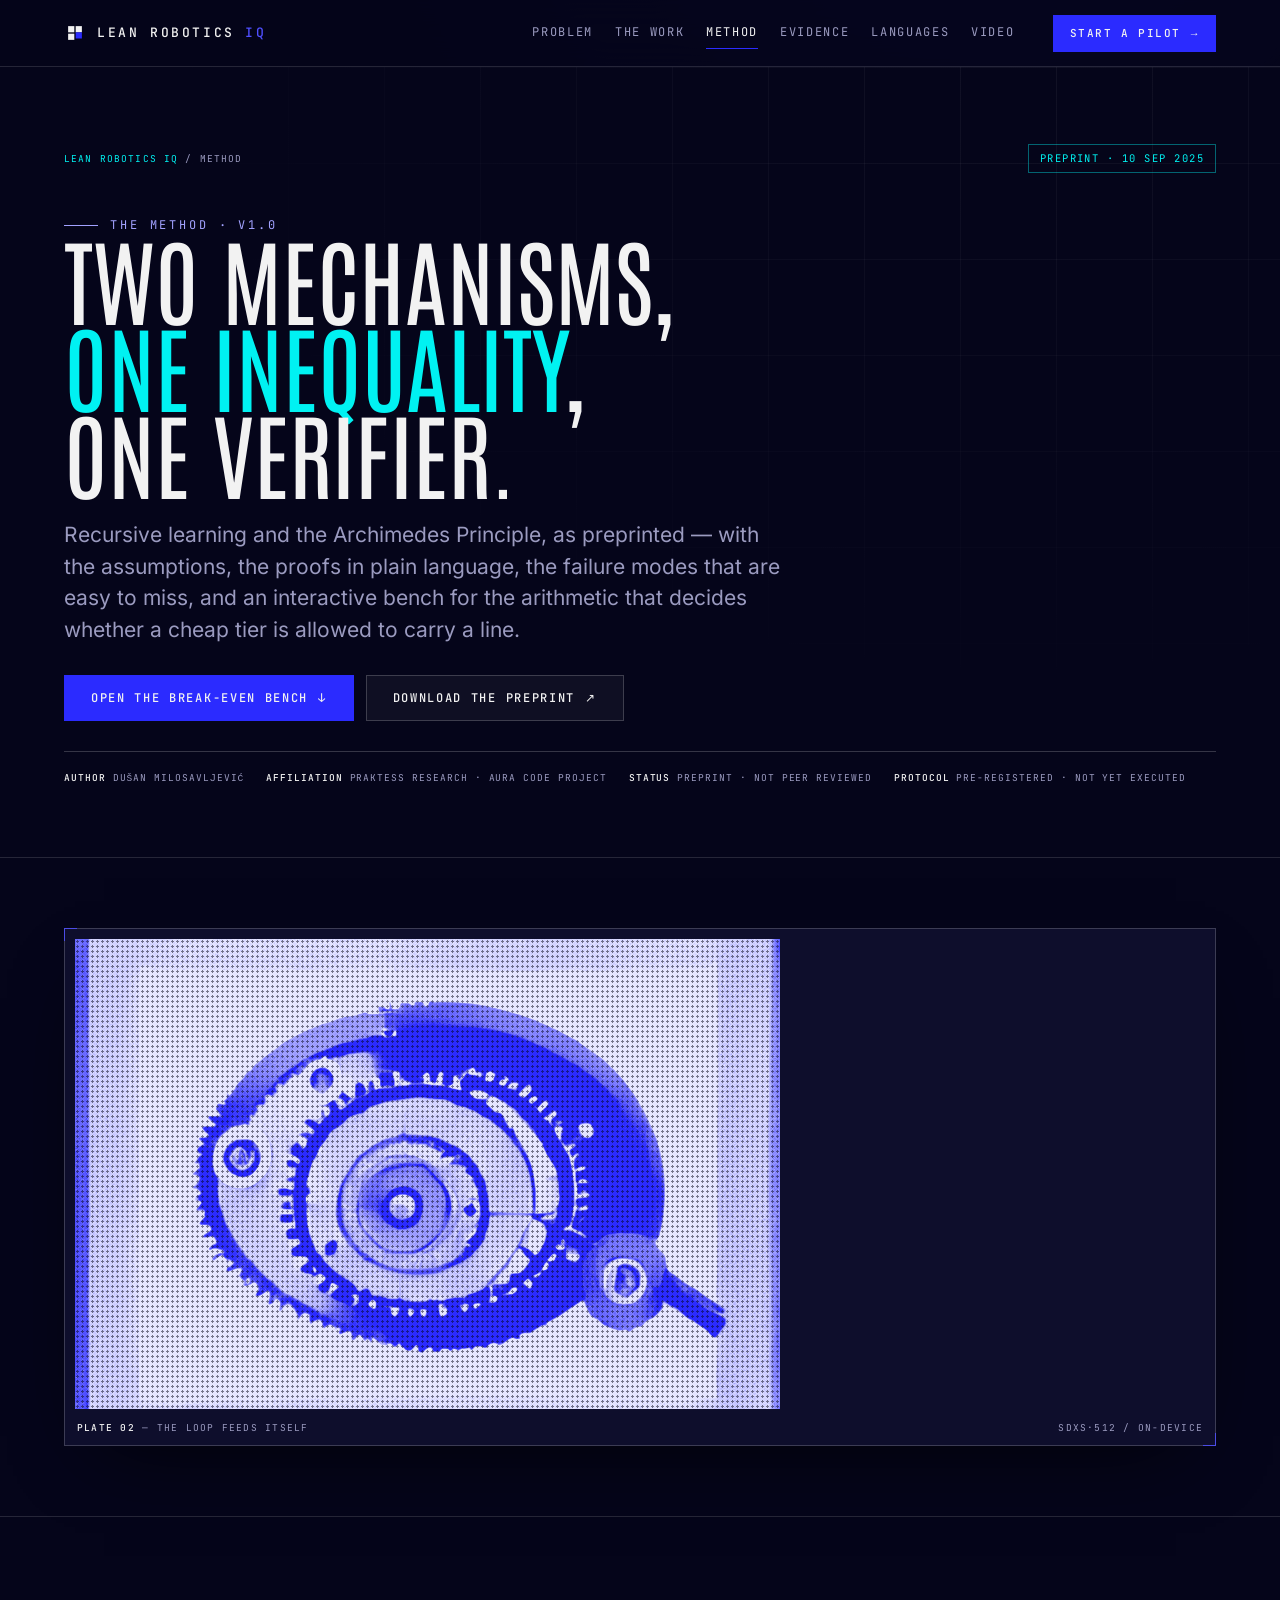
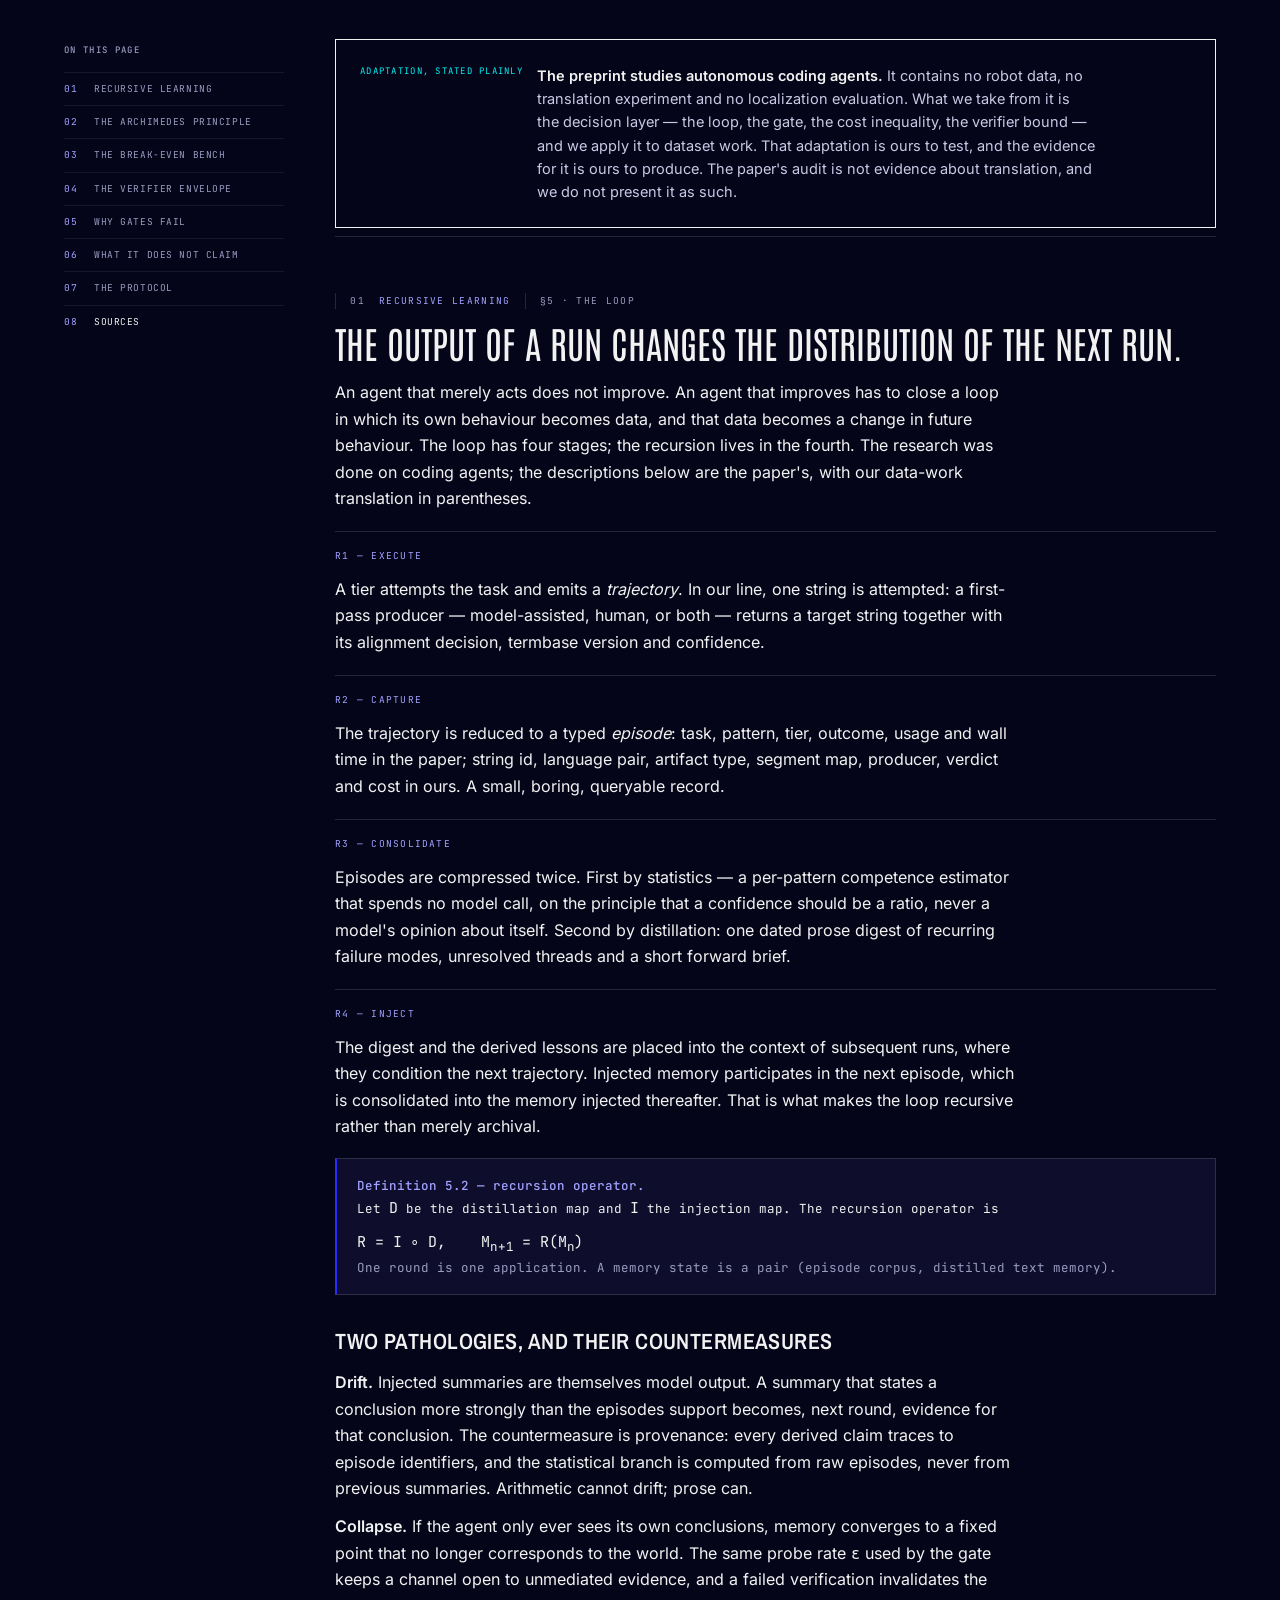
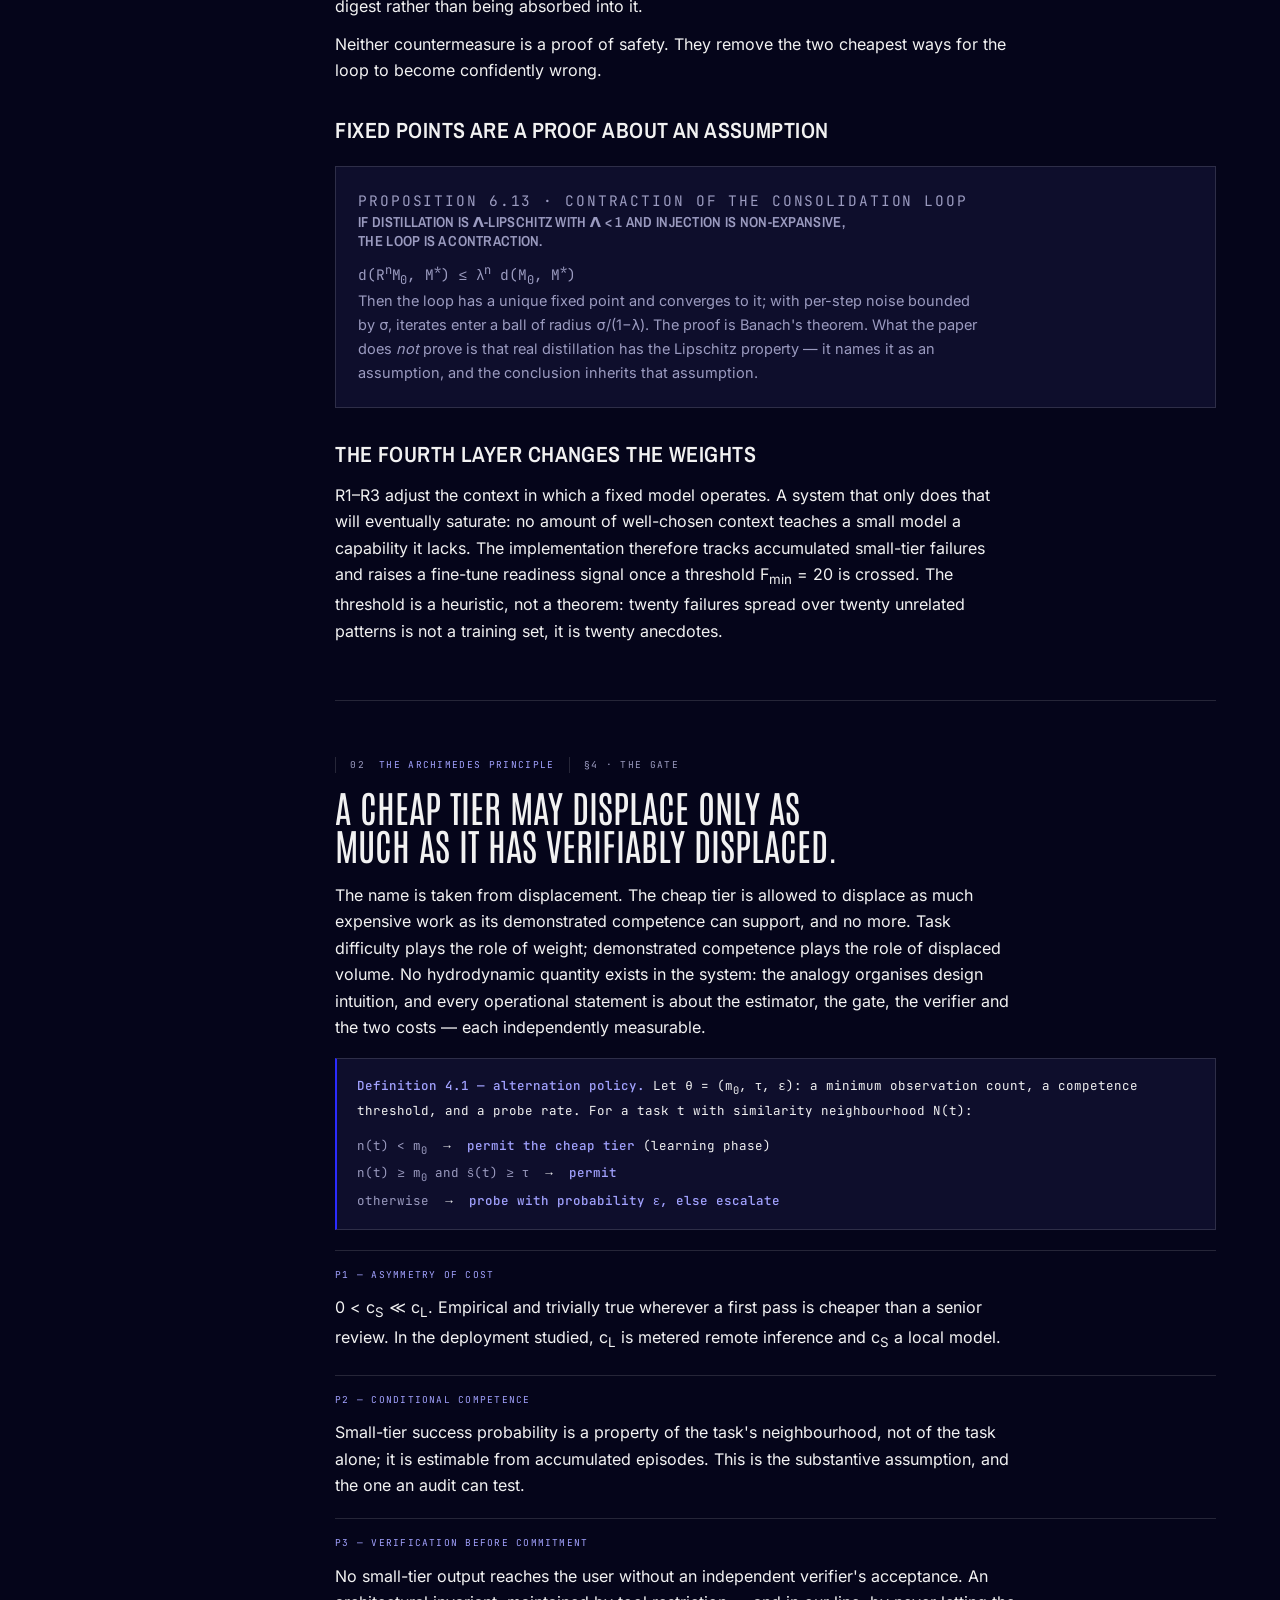
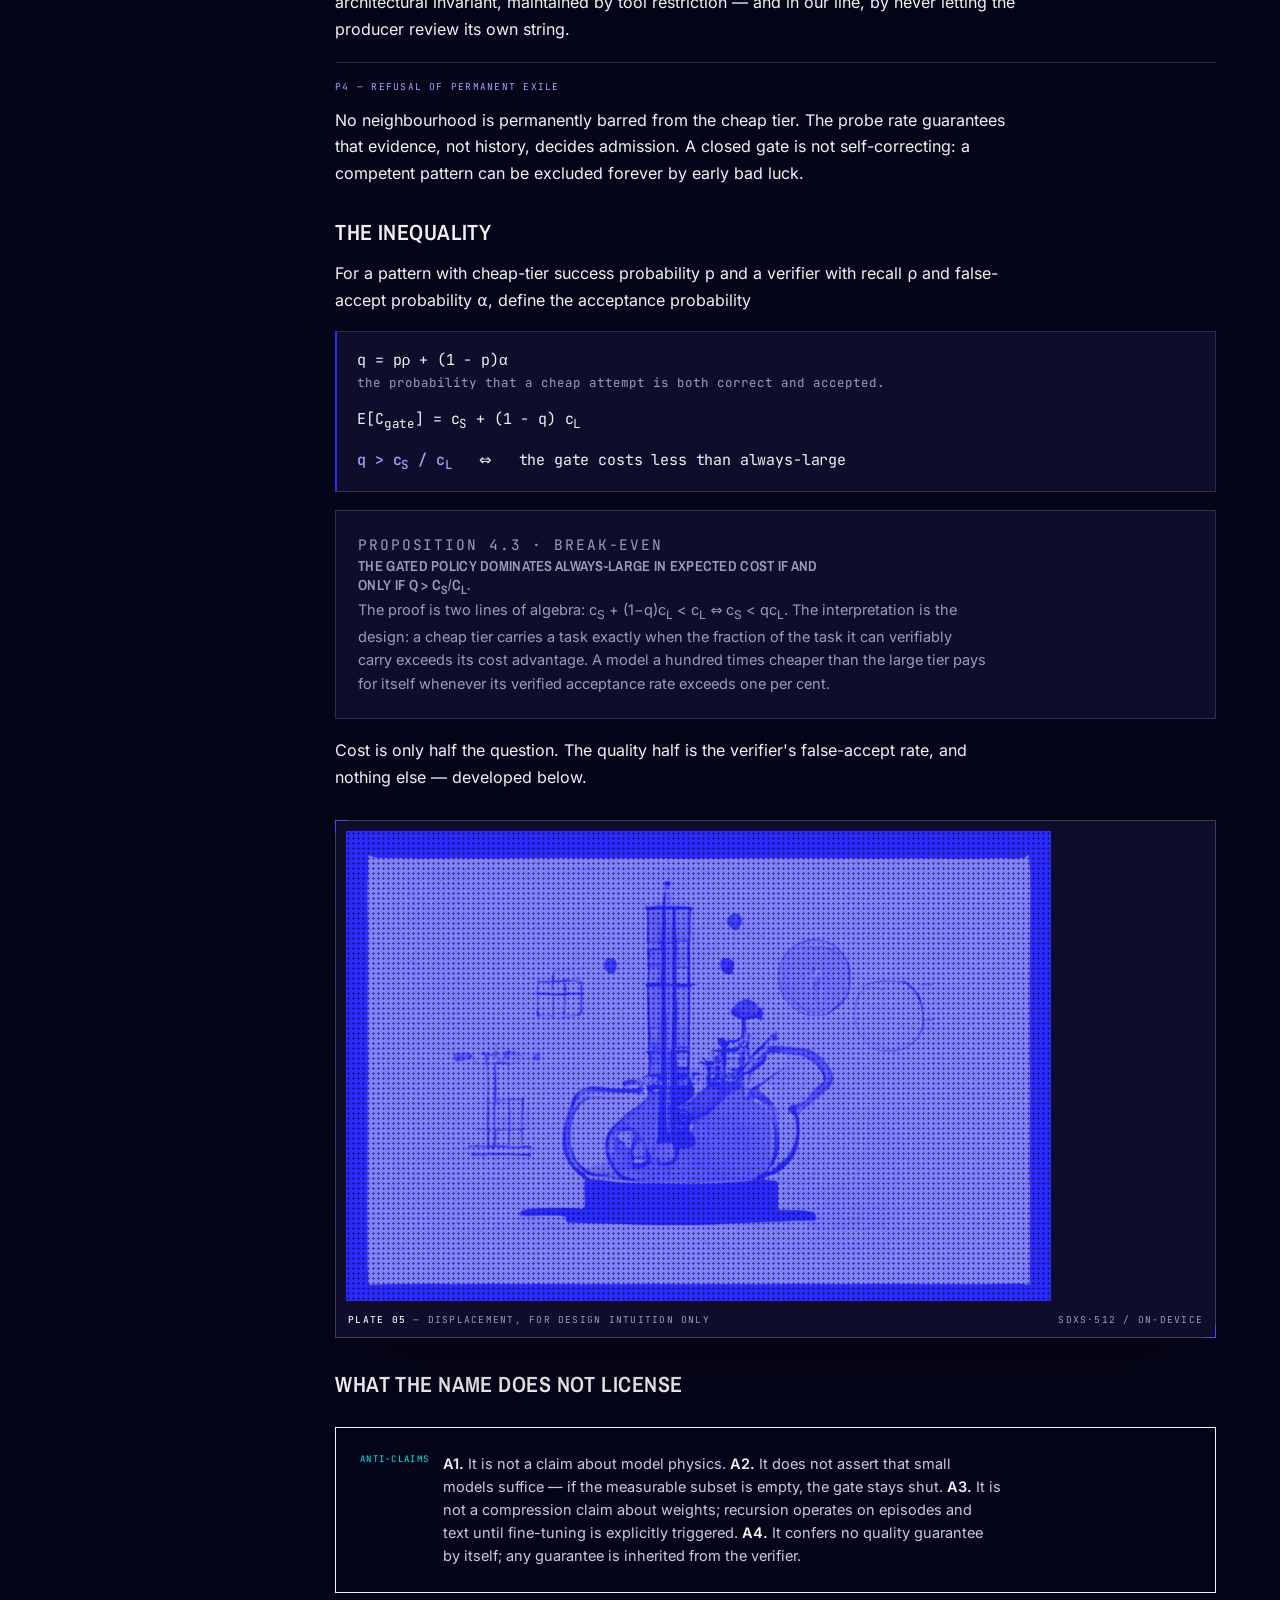
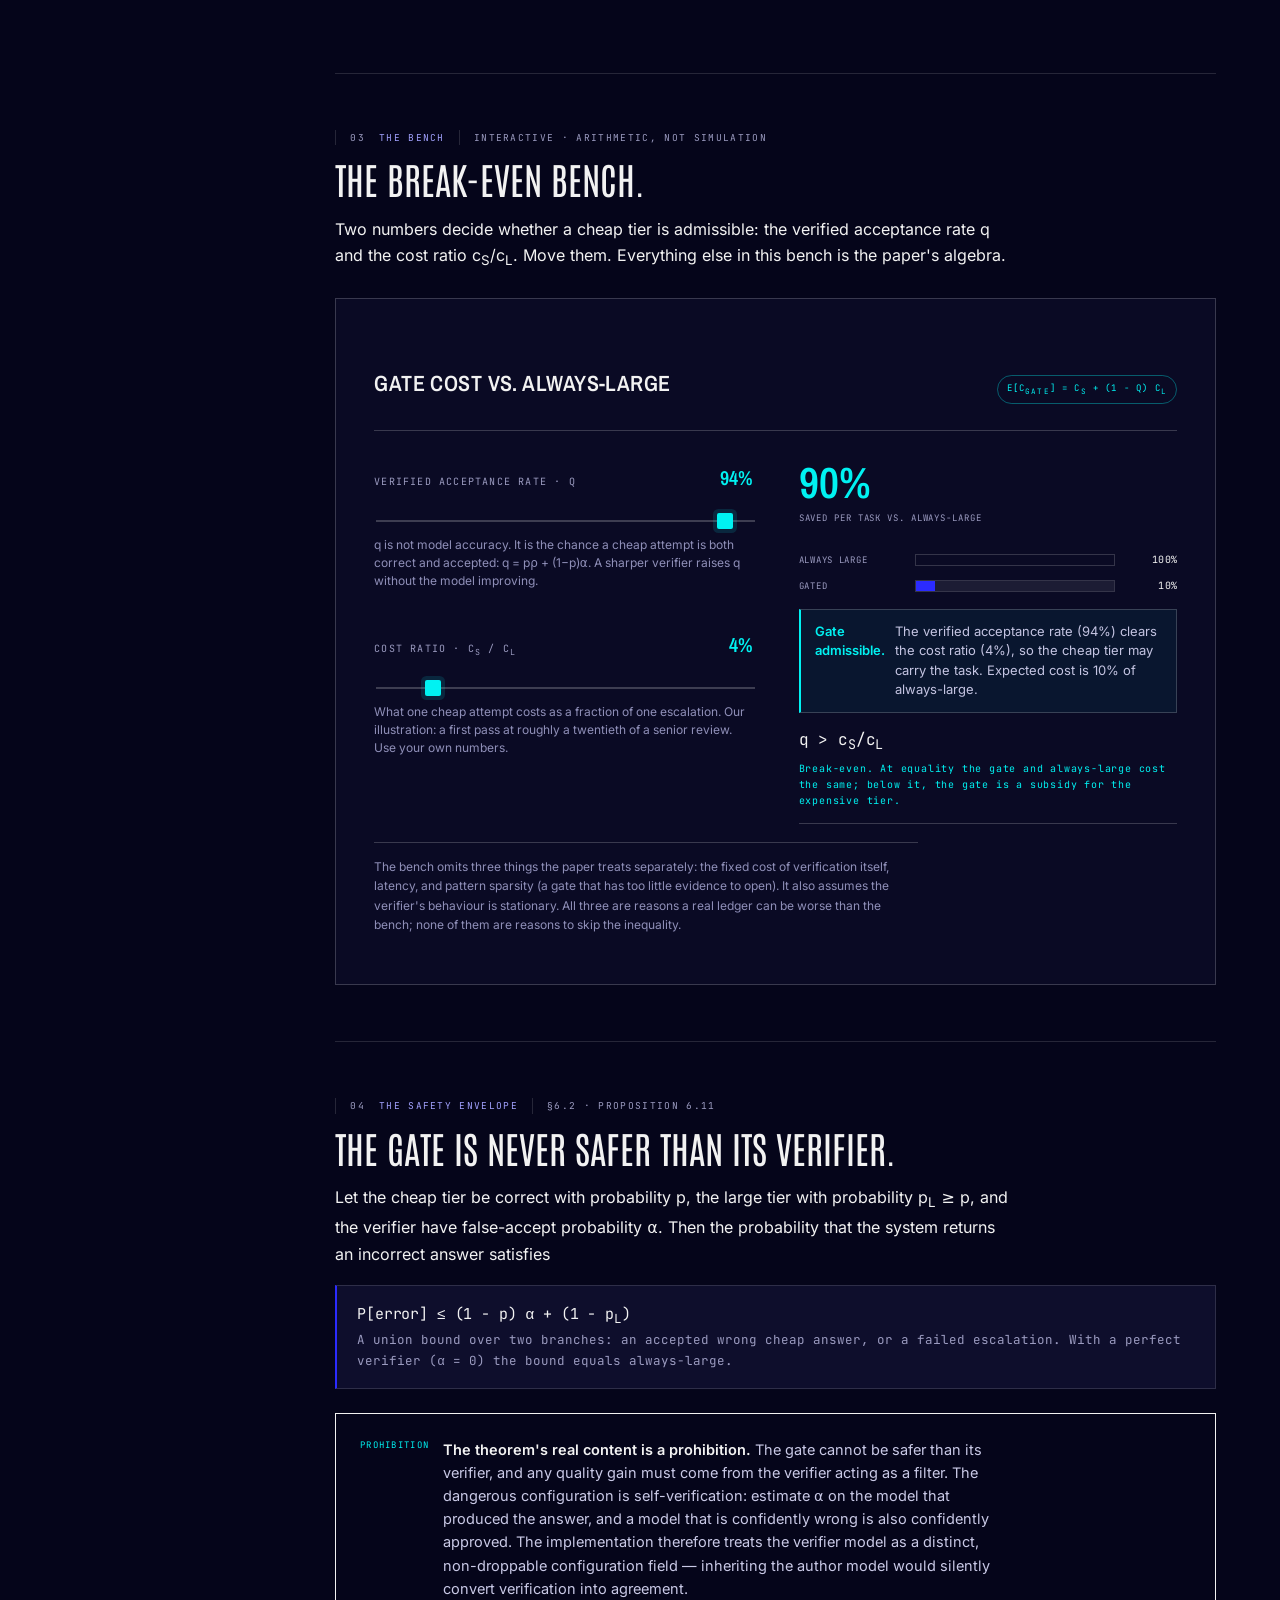
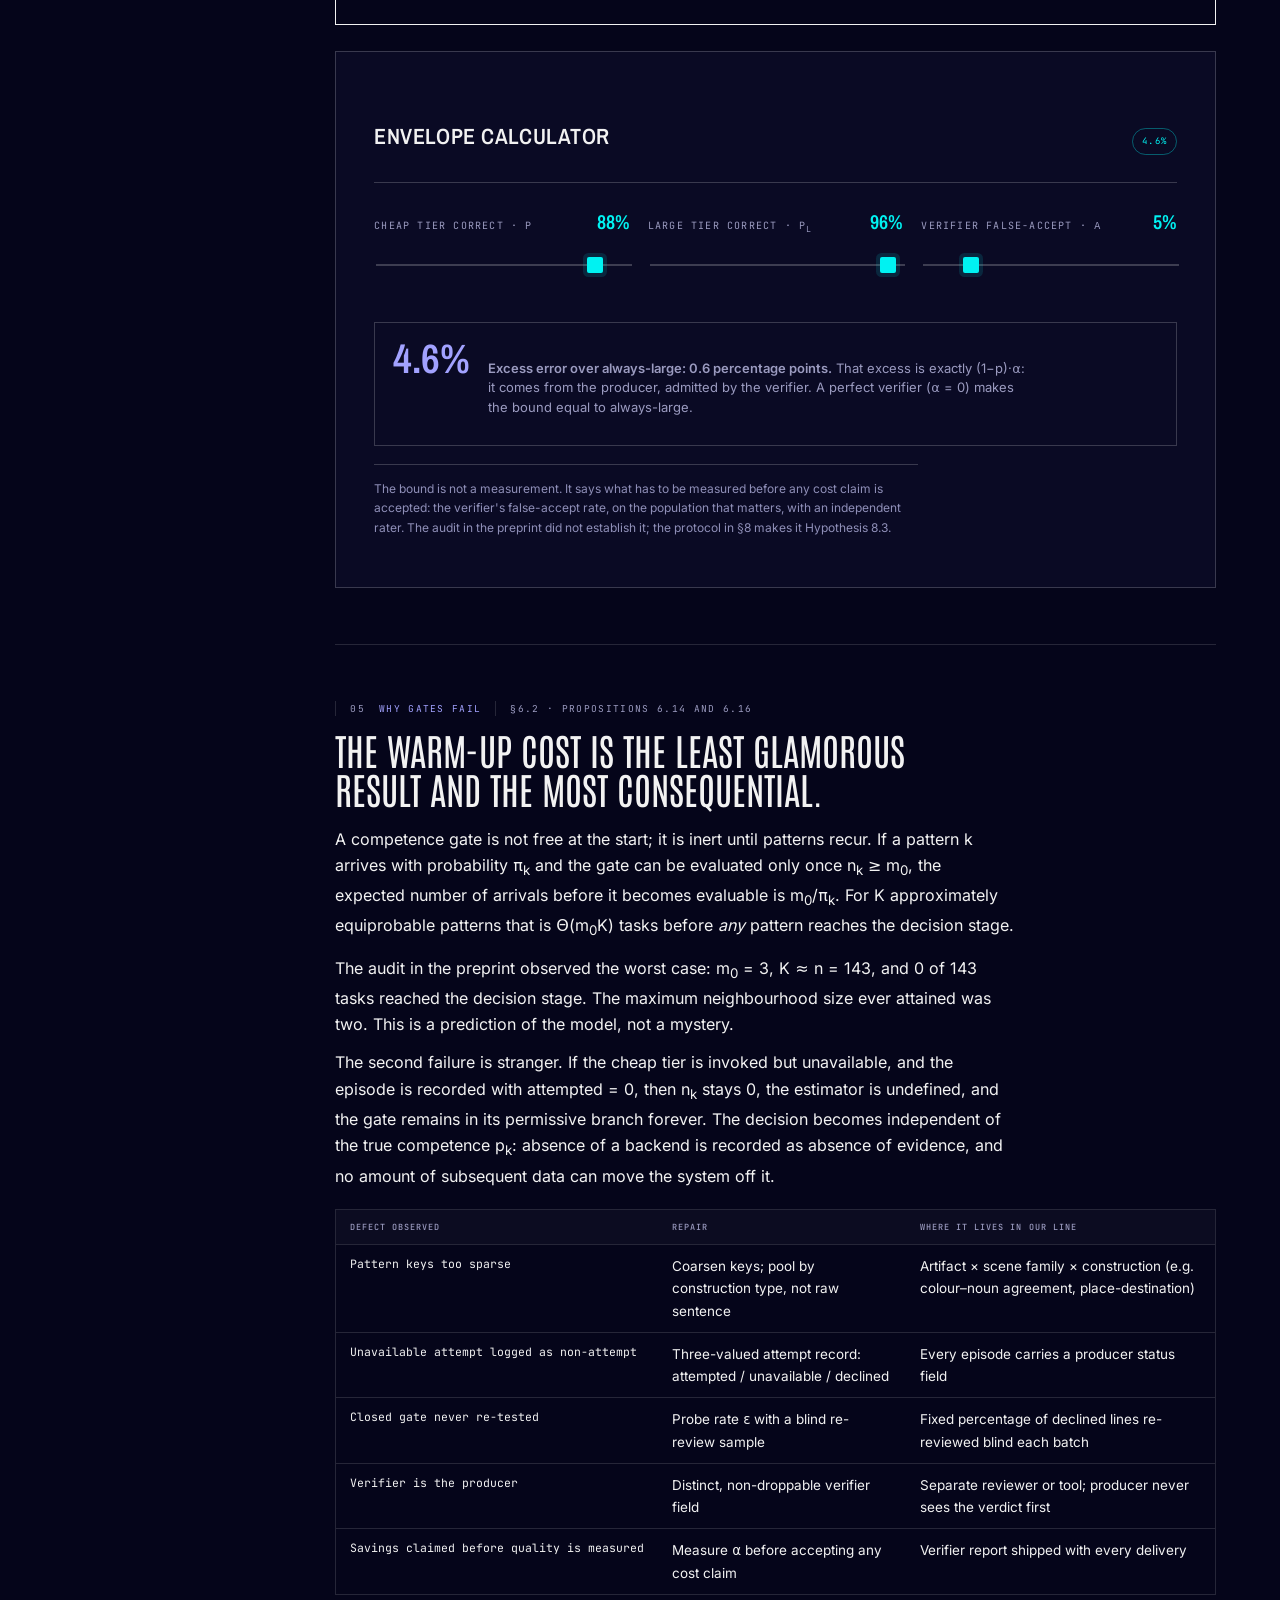
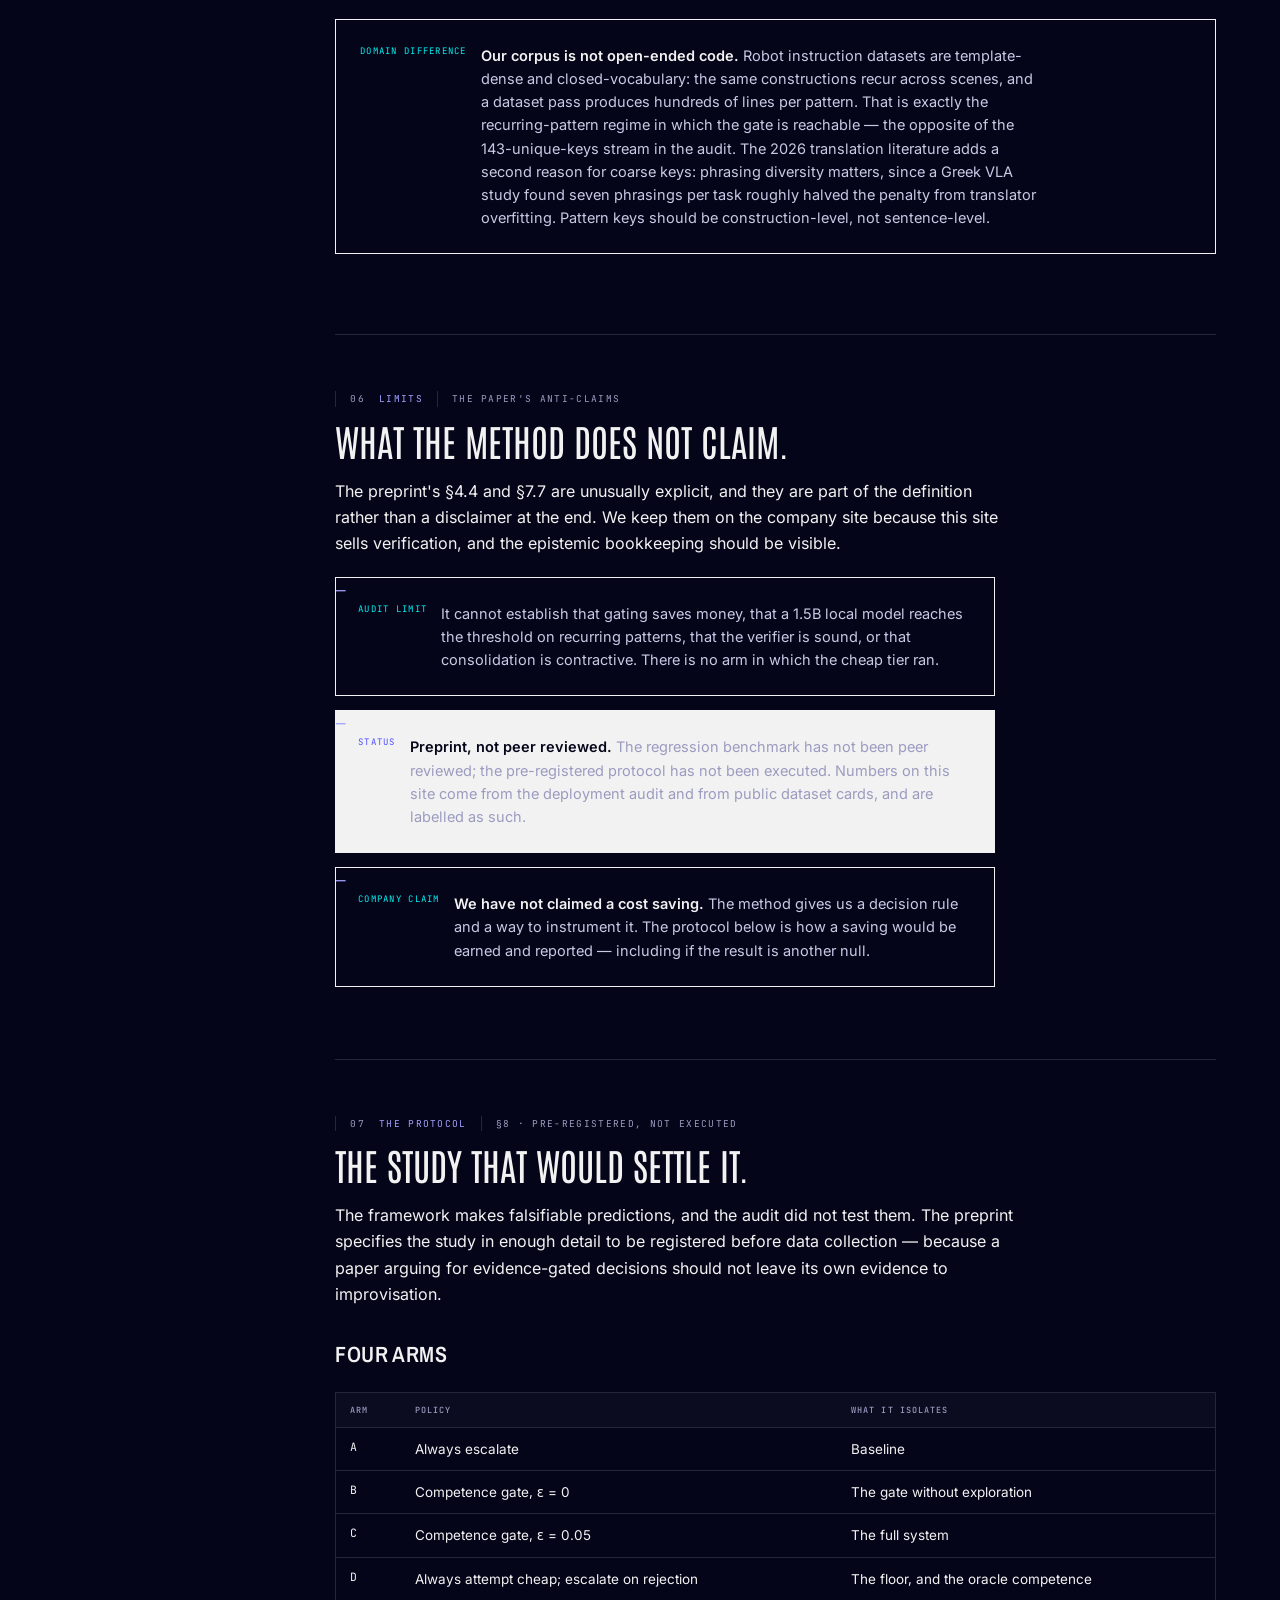
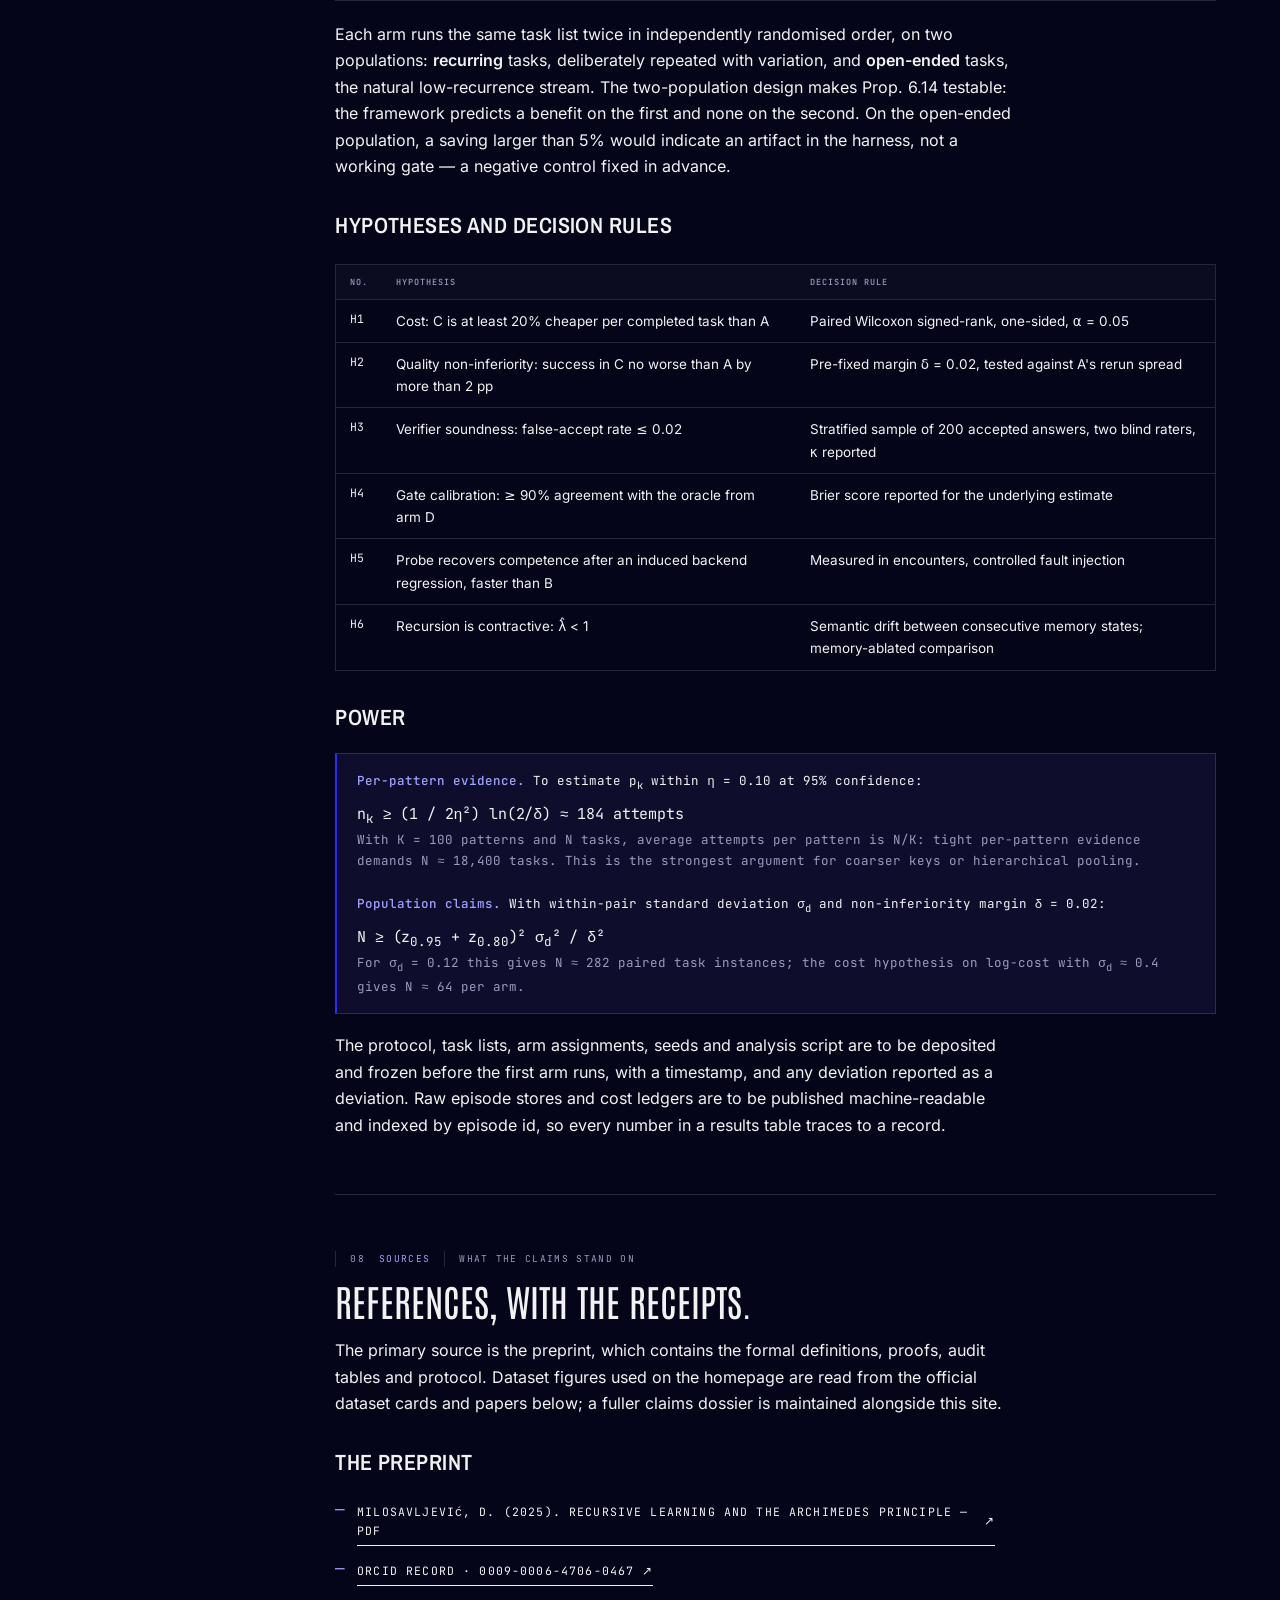
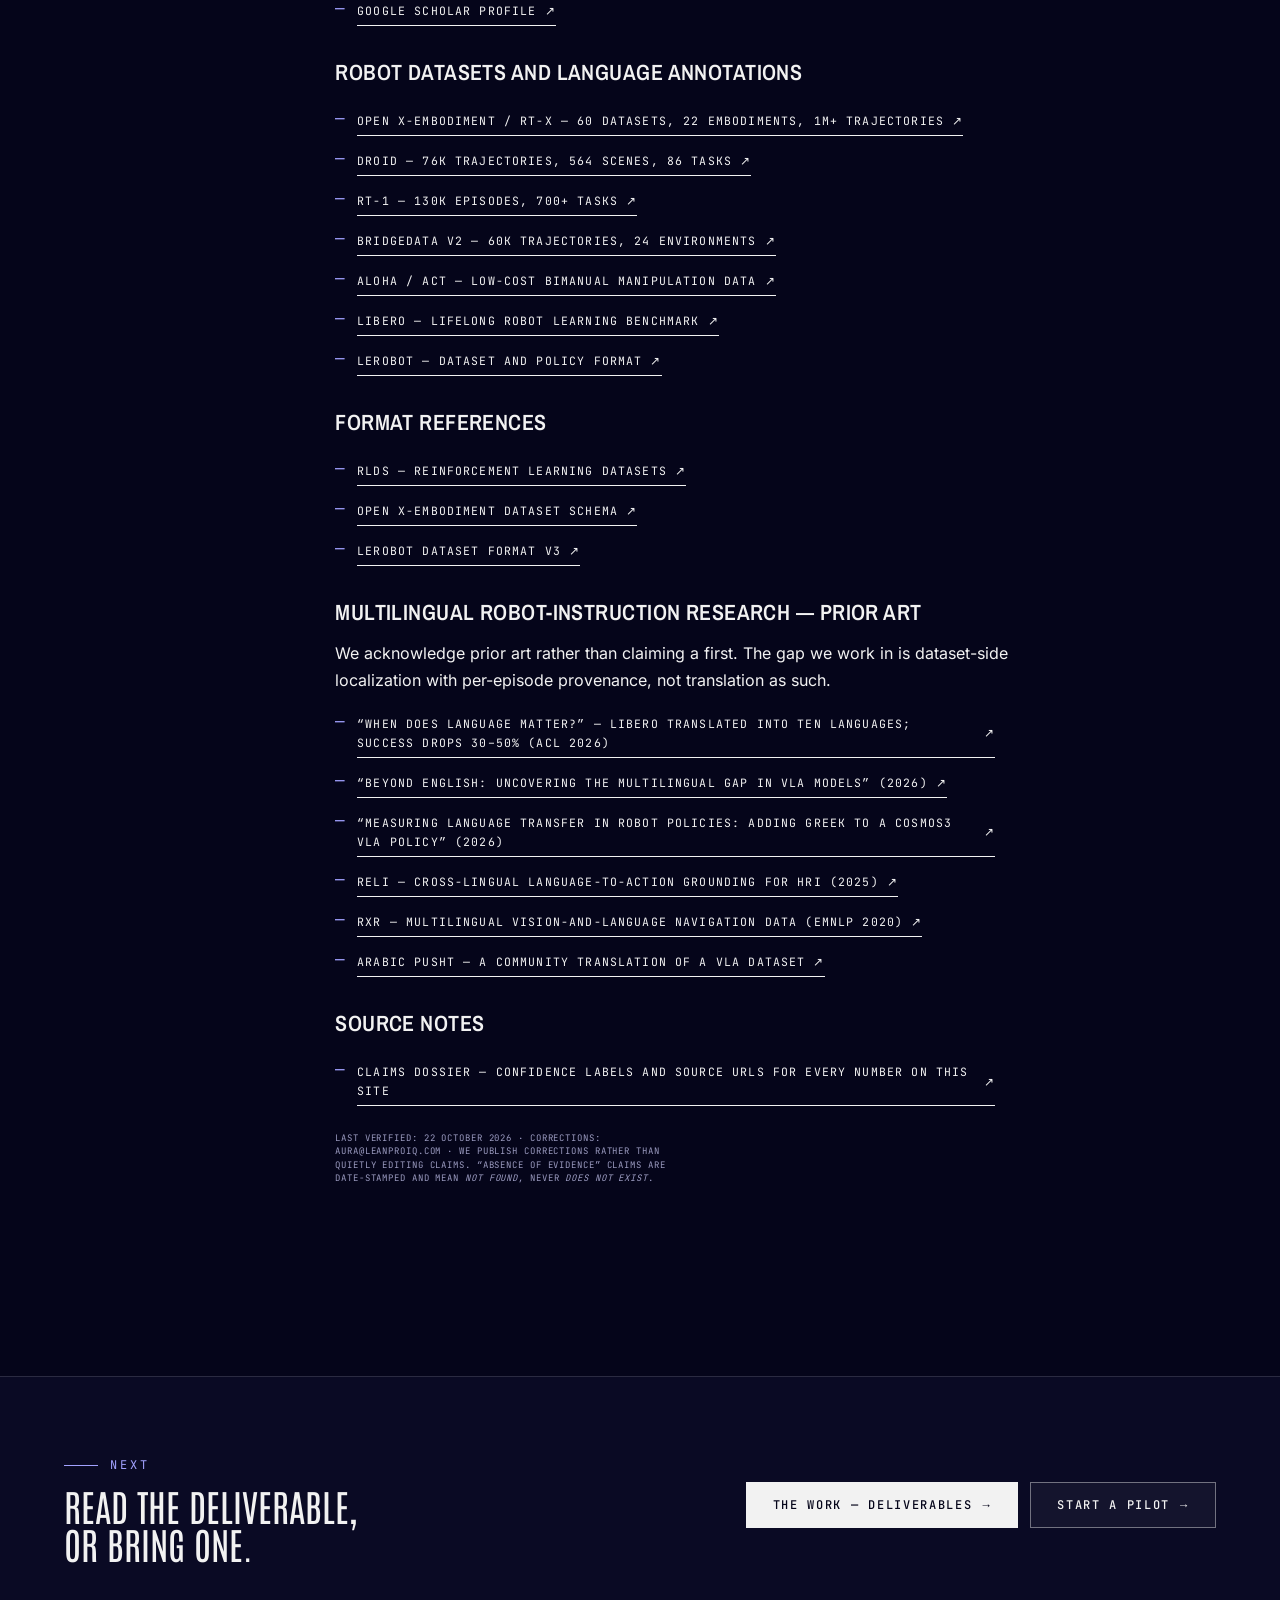
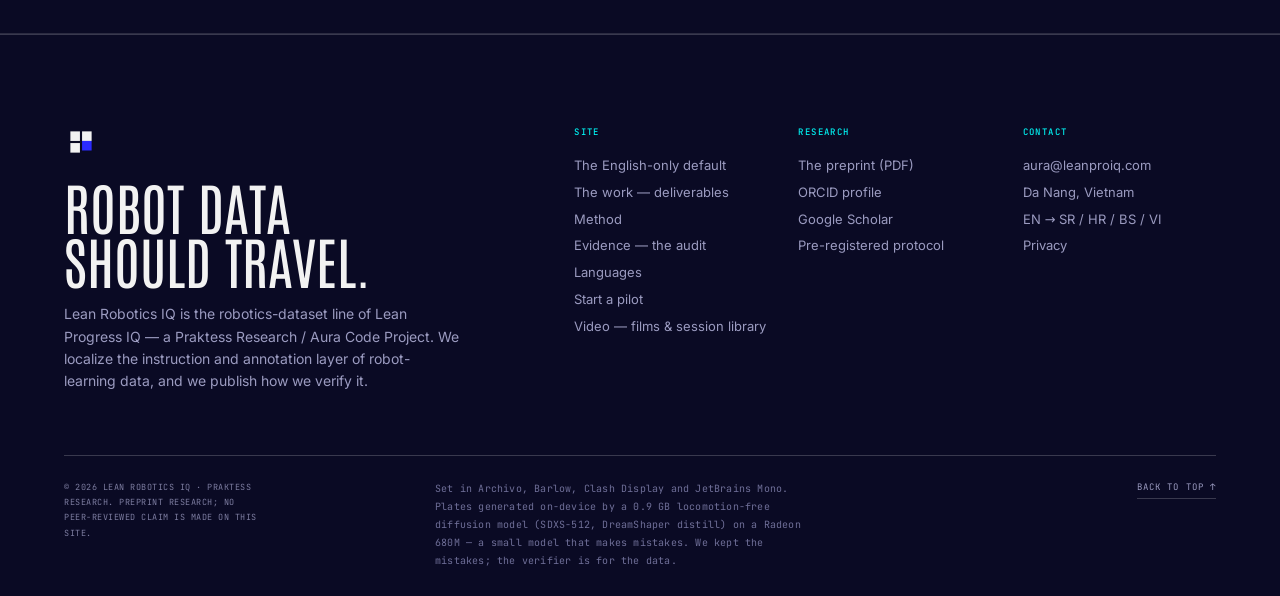
<file: method.html>
<!DOCTYPE html>
<html lang="en">
<head>
<meta charset="utf-8">
<meta name="viewport" content="width=device-width, initial-scale=1">
<title>Method — Recursive learning and the Archimedes Principle | Lean Robotics IQ</title>
<meta name="description" content="The research behind our decision layer, explained: the recursive-learning loop, the competence gate, the break-even inequality q > cS/cL, the verifier safety envelope, why gates fail at cold start, and the pre-registered protocol — with the robotics adaptation stated plainly.">
<meta name="author" content="Dušan Milosavljević">
<meta name="theme-color" content="#05051a">
<meta property="og:type" content="website">
<meta property="og:site_name" content="Lean Robotics IQ">
<meta property="og:title" content="Recursive learning and the Archimedes Principle, without the mystique.">
<meta property="og:description" content="A loop that remembers, a gate that refuses to guess, one inequality, and a verifier that sets the safety limit. The full method, with an interactive break-even bench.">
<meta property="og:image" content="assets/img/og-card.jpg">
<meta name="twitter:card" content="summary_large_image">
<meta name="twitter:title" content="Recursive learning and the Archimedes Principle, without the mystique.">
<meta name="twitter:description" content="A loop that remembers, a gate that refuses to guess, one inequality, and a verifier that sets the safety limit. The full method, with an interactive break-even bench.">
<meta name="twitter:image" content="assets/img/og-card.jpg">
<link rel="icon" href="assets/img/favicon.svg" type="image/svg+xml">
<link rel="apple-touch-icon" href="assets/img/favicon.svg">
<link rel="preload" href="assets/fonts/bodoni-moda-500-normal.woff2" as="font" type="font/woff2" crossorigin>
<link rel="preload" href="assets/fonts/inter-400-normal.woff2" as="font" type="font/woff2" crossorigin>
<link rel="preload" href="assets/fonts/archivo-narrow-600-normal.woff2" as="font" type="font/woff2" crossorigin>
<link rel="stylesheet" href="assets/fonts/fonts.css">
<link rel="stylesheet" href="assets/css/site.css">

</head>
<body class="">
<a class="skip" href="#main">Skip to content</a>
<div class="scrollline" aria-hidden="true"><span></span></div>
<header class="top" data-header>
  <div class="shell top__inner">
    <a class="brand" href="index.html" aria-label="Lean Robotics IQ — home">
      <svg class="brand__mark" viewBox="0 0 32 32" aria-hidden="true" focusable="false">
        <rect width="32" height="32" fill="currentColor" opacity=".0"/>
        <rect x="6" y="6" width="9" height="9" fill="currentColor"/>
        <rect x="17" y="6" width="9" height="9" fill="currentColor"/>
        <rect x="6" y="17" width="9" height="9" fill="currentColor"/>
        <rect x="17" y="15" width="9" height="9" fill="var(--signal)"/>
      </svg>
      <span class="brand__type">Lean Robotics <em>IQ</em></span>
    </a>

    <nav class="top__nav" aria-label="Primary">
      <a href="index.html#problem" data-nav="problem">Problem</a>
      <a href="datasets.html" data-nav="work">The work</a>
      <a href="method.html" data-nav="method" class="is-active" aria-current="page">Method</a>
      <a href="index.html#evidence" data-nav="evidence">Evidence</a>
      <a href="index.html#languages" data-nav="languages">Languages</a>
      <a href="videos.html" data-nav="videos">Video</a>
    </nav>

    <div class="top__actions">
      <a class="btn btn--signal btn--sm" href="index.html#contact">Start a pilot <span aria-hidden="true">→</span></a>
      <button class="top__burger" type="button" aria-expanded="false" aria-controls="mobile-nav" data-burger>
        <span class="top__burger-label">Menu</span>
        <span class="top__burger-box" aria-hidden="true"><i></i><i></i></span>
      </button>
    </div>
  </div>
</header>
  <div class="mobilenav" id="mobile-nav" data-mobilenav hidden>
    <nav class="shell mobilenav__inner" aria-label="Mobile">
      <a href="index.html#problem">The English-only default</a>
      <a href="datasets.html">The work</a>
      <a href="method.html">Method — recursive learning &amp; the gate</a>
      <a href="index.html#evidence">Evidence — the audit</a>
      <a href="index.html#languages">Languages &amp; engagement</a>
      <a href="videos.html">Video — films &amp; session library</a>
      <a class="mobilenav__cta" href="index.html#contact">Start a pilot →</a>
      <p class="mobilenav__meta">Praktess Research · Aura Code Project<br>Da Nang, Vietnam · aura@leanproiq.com</p>
    </nav>
  </div>


<main id="main">
<section class="pagehead">
  <div class="shell pagehead__inner">
    <div class="pagehead__top">
      <p class="pagehead__crumb"><a href="index.html">Lean Robotics IQ</a> / Method</p>
      <span class="tag tag--lime">Preprint · 10 Sep 2025</span>
    </div>
    <p class="eyebrow">The method · v1.0</p>
    <h1 class="display-xl pagehead__title">Two mechanisms, <em>one inequality</em>, one verifier.</h1>
    <p class="pagehead__lede">Recursive learning and the Archimedes Principle, as preprinted — with the assumptions, the proofs in plain language, the failure modes that are easy to miss, and an interactive bench for the arithmetic that decides whether a cheap tier is allowed to carry a line.</p>
    <div class="hero__cta" style="margin-top:30px">
      <a class="btn btn--signal" href="#bench">Open the break-even bench <span aria-hidden="true">↓</span></a>
      <a class="btn btn--ghost" href="assets/docs/Milosavljevic_2025_Recursive-Learning-and-the-Archimedes-Principle.pdf" target="_blank" rel="noopener">Download the preprint <span aria-hidden="true">↗</span></a>
    </div>
    <div class="pagehead__meta">
      <span><b>AUTHOR</b> Dušan Milosavljević</span>
      <span><b>AFFILIATION</b> Praktess Research · Aura Code Project</span>
      <span><b>STATUS</b> Preprint · not peer reviewed</span>
      <span><b>PROTOCOL</b> Pre-registered · not yet executed</span>
    </div>
  </div>
</section>

<section class="section section--tight section--paper-2">
  <div class="shell">
    <figure class="plate plate--wide reveal">
      <div class="plate__img"><img src="assets/img/art/loop.jpg" alt="A bone-and-ink duotone plate of a large gear and cog mechanism, printed like an archival technical illustration." width="1200" height="800" loading="lazy" decoding="async"></div>
      <figcaption class="plate__fig"><span><b>PLATE 02</b> — THE LOOP FEEDS ITSELF</span><span>SDXS·512 / ON-DEVICE</span></figcaption>
    </figure>
  </div>
</section>

<section class="section">
  <div class="shell">
    <div class="doc">
      <aside class="doc__toc" aria-label="On this page">
        <h3>On this page</h3>
        <ol>
          <li><a href="#recursion">Recursive learning</a></li>
          <li><a href="#gate">The Archimedes Principle</a></li>
          <li><a href="#bench">The break-even bench</a></li>
          <li><a href="#envelope">The verifier envelope</a></li>
          <li><a href="#reachability">Why gates fail</a></li>
          <li><a href="#limits">What it does not claim</a></li>
          <li><a href="#protocol">The protocol</a></li>
          <li><a href="#references">Sources</a></li>
        </ol>
      </aside>

      <div class="doc__body">

        <div class="callout" style="margin:0 0 8px">
          <span class="callout__tag">Adaptation, stated plainly</span>
          <p><b>The preprint studies autonomous coding agents.</b> It contains no robot data, no translation experiment and no localization evaluation. What we take from it is the decision layer — the loop, the gate, the cost inequality, the verifier bound — and we apply it to dataset work. That adaptation is ours to test, and the evidence for it is ours to produce. The paper's audit is not evidence about translation, and we do not present it as such.</p>
        </div>

        <!-- ============================================================ 01 -->
        <section class="doc__section" id="recursion">
          <div class="doc__label"><span>01</span> Recursive learning <span>§5 · the loop</span></div>
          <h2 class="display-m">The output of a run changes the distribution of the next run.</h2>
          <div class="prose">
            <p>An agent that merely acts does not improve. An agent that improves has to close a loop in which its own behaviour becomes data, and that data becomes a change in future behaviour. The loop has four stages; the recursion lives in the fourth. The research was done on coding agents; the descriptions below are the paper's, with our data-work translation in parentheses.</p>
          </div>

          <div class="defn">
            <p class="defn__name">R1 — Execute</p>
            <p>A tier attempts the task and emits a <em>trajectory</em>. In our line, one string is attempted: a first-pass producer — model-assisted, human, or both — returns a target string together with its alignment decision, termbase version and confidence.</p>
          </div>
          <div class="defn">
            <p class="defn__name">R2 — Capture</p>
            <p>The trajectory is reduced to a typed <em>episode</em>: task, pattern, tier, outcome, usage and wall time in the paper; string id, language pair, artifact type, segment map, producer, verdict and cost in ours. A small, boring, queryable record.</p>
          </div>
          <div class="defn">
            <p class="defn__name">R3 — Consolidate</p>
            <p>Episodes are compressed twice. First by statistics — a per-pattern competence estimator that spends no model call, on the principle that a confidence should be a ratio, never a model's opinion about itself. Second by distillation: one dated prose digest of recurring failure modes, unresolved threads and a short forward brief.</p>
          </div>
          <div class="defn">
            <p class="defn__name">R4 — Inject</p>
            <p>The digest and the derived lessons are placed into the context of subsequent runs, where they condition the next trajectory. Injected memory participates in the next episode, which is consolidated into the memory injected thereafter. That is what makes the loop recursive rather than merely archival.</p>
          </div>

          <div class="formal">
            <b>Definition 5.2 — recursion operator.</b><br>
            Let <span class="math">D</span> be the distillation map and <span class="math">I</span> the injection map. The recursion operator is
            <div class="math" style="margin-top:10px">R = I ∘ D, &nbsp;&nbsp; M<sub>n+1</sub> = R(M<sub>n</sub>)</div>
            <span class="dim">One round is one application. A memory state is a pair (episode corpus, distilled text memory).</span>
          </div>

          <h3>Two pathologies, and their countermeasures</h3>
          <div class="prose">
            <p><strong>Drift.</strong> Injected summaries are themselves model output. A summary that states a conclusion more strongly than the episodes support becomes, next round, evidence for that conclusion. The countermeasure is provenance: every derived claim traces to episode identifiers, and the statistical branch is computed from raw episodes, never from previous summaries. Arithmetic cannot drift; prose can.</p>
            <p><strong>Collapse.</strong> If the agent only ever sees its own conclusions, memory converges to a fixed point that no longer corresponds to the world. The same probe rate ε used by the gate keeps a channel open to unmediated evidence, and a failed verification invalidates the digest rather than being absorbed into it.</p>
            <p>Neither countermeasure is a proof of safety. They remove the two cheapest ways for the loop to become confidently wrong.</p>
          </div>

          <h3>Fixed points are a proof about an assumption</h3>
          <div class="prop">
            <p class="prop__label">Proposition 6.13 · contraction of the consolidation loop</p>
            <p class="prop__title">If distillation is λ-Lipschitz with λ &lt; 1 and injection is non-expansive, the loop is a contraction.</p>
            <p class="prop__math">d(R<sup>n</sup>M<sub>0</sub>, M<sup>*</sup>) ≤ λ<sup>n</sup> d(M<sub>0</sub>, M<sup>*</sup>)</p>
            <p>Then the loop has a unique fixed point and converges to it; with per-step noise bounded by σ, iterates enter a ball of radius σ/(1−λ). The proof is Banach's theorem. What the paper does <em>not</em> prove is that real distillation has the Lipschitz property — it names it as an assumption, and the conclusion inherits that assumption.</p>
          </div>

          <h3>The fourth layer changes the weights</h3>
          <div class="prose">
            <p>R1–R3 adjust the context in which a fixed model operates. A system that only does that will eventually saturate: no amount of well-chosen context teaches a small model a capability it lacks. The implementation therefore tracks accumulated small-tier failures and raises a fine-tune readiness signal once a threshold F<sub>min</sub> = 20 is crossed. The threshold is a heuristic, not a theorem: twenty failures spread over twenty unrelated patterns is not a training set, it is twenty anecdotes.</p>
          </div>
        </section>

        <!-- ============================================================ 02 -->
        <section class="doc__section" id="gate">
          <div class="doc__label"><span>02</span> The Archimedes Principle <span>§4 · the gate</span></div>
          <h2 class="display-m">A cheap tier may displace only as much as it has verifiably displaced.</h2>
          <div class="prose">
            <p>The name is taken from displacement. The cheap tier is allowed to displace as much expensive work as its demonstrated competence can support, and no more. Task difficulty plays the role of weight; demonstrated competence plays the role of displaced volume. No hydrodynamic quantity exists in the system: the analogy organises design intuition, and every operational statement is about the estimator, the gate, the verifier and the two costs — each independently measurable.</p>
          </div>

          <div class="formal">
            <b>Definition 4.1 — alternation policy.</b> Let θ = (m<sub>0</sub>, τ, ε): a minimum observation count, a competence threshold, and a probe rate. For a task t with similarity neighbourhood N(t):
            <div style="margin-top:12px;line-height:2">
              <span class="dim">n(t) &lt; m<sub>0</sub></span> &nbsp;→&nbsp; <b>permit the cheap tier</b> (learning phase)<br>
              <span class="dim">n(t) ≥ m<sub>0</sub> and ŝ(t) ≥ τ</span> &nbsp;→&nbsp; <b>permit</b><br>
              <span class="dim">otherwise</span> &nbsp;→&nbsp; <b>probe with probability ε, else escalate</b>
            </div>
          </div>

          <div class="defn">
            <p class="defn__name">P1 — Asymmetry of cost</p>
            <p>0 &lt; c<sub>S</sub> ≪ c<sub>L</sub>. Empirical and trivially true wherever a first pass is cheaper than a senior review. In the deployment studied, c<sub>L</sub> is metered remote inference and c<sub>S</sub> a local model.</p>
          </div>
          <div class="defn">
            <p class="defn__name">P2 — Conditional competence</p>
            <p>Small-tier success probability is a property of the task's neighbourhood, not of the task alone; it is estimable from accumulated episodes. This is the substantive assumption, and the one an audit can test.</p>
          </div>
          <div class="defn">
            <p class="defn__name">P3 — Verification before commitment</p>
            <p>No small-tier output reaches the user without an independent verifier's acceptance. An architectural invariant, maintained by tool restriction — and in our line, by never letting the producer review its own string.</p>
          </div>
          <div class="defn">
            <p class="defn__name">P4 — Refusal of permanent exile</p>
            <p>No neighbourhood is permanently barred from the cheap tier. The probe rate guarantees that evidence, not history, decides admission. A closed gate is not self-correcting: a competent pattern can be excluded forever by early bad luck.</p>
          </div>

          <h3>The inequality</h3>
          <div class="prose">
            <p>For a pattern with cheap-tier success probability p and a verifier with recall ρ and false-accept probability α, define the acceptance probability</p>
          </div>
          <div class="formal">
            <div class="math">q = pρ + (1 − p)α</div>
            <span class="dim">the probability that a cheap attempt is both correct and accepted.</span>
            <div class="math" style="margin-top:14px">E[C<sub>gate</sub>] = c<sub>S</sub> + (1 − q) c<sub>L</sub></div>
            <div class="math" style="margin-top:14px"><b>q &gt; c<sub>S</sub> / c<sub>L</sub></b> &nbsp; ⇔ &nbsp; the gate costs less than always-large</div>
          </div>
          <div class="prop">
            <p class="prop__label">Proposition 4.3 · break-even</p>
            <p class="prop__title">The gated policy dominates always-large in expected cost if and only if q &gt; c<sub>S</sub>/c<sub>L</sub>.</p>
            <p>The proof is two lines of algebra: c<sub>S</sub> + (1−q)c<sub>L</sub> &lt; c<sub>L</sub> ⇔ c<sub>S</sub> &lt; qc<sub>L</sub>. The interpretation is the design: a cheap tier carries a task exactly when the fraction of the task it can verifiably carry exceeds its cost advantage. A model a hundred times cheaper than the large tier pays for itself whenever its verified acceptance rate exceeds one per cent.</p>
          </div>
          <div class="prose">
            <p>Cost is only half the question. The quality half is the verifier's false-accept rate, and nothing else — developed below.</p>
          </div>

          <figure class="plate plate--wide" style="margin-top:30px">
            <div class="plate__img"><img src="assets/img/art/gate.jpg" alt="An orange duotone technical plate: a glass vessel with a tall tube, gauges and measuring marks, on a signal-orange ground." width="1200" height="800" loading="lazy" decoding="async"></div>
            <figcaption class="plate__fig"><span><b>PLATE 05</b> — DISPLACEMENT, FOR DESIGN INTUITION ONLY</span><span>SDXS·512 / ON-DEVICE</span></figcaption>
          </figure>

          <h3>What the name does not license</h3>
          <div class="callout">
            <span class="callout__tag">Anti-claims</span>
            <p><b>A1.</b> It is not a claim about model physics. <b>A2.</b> It does not assert that small models suffice — if the measurable subset is empty, the gate stays shut. <b>A3.</b> It is not a compression claim about weights; recursion operates on episodes and text until fine-tuning is explicitly triggered. <b>A4.</b> It confers no quality guarantee by itself; any guarantee is inherited from the verifier.</p>
          </div>
        </section>

        <!-- ============================================================ 03 -->
        <section class="doc__section" id="bench">
          <div class="doc__label"><span>03</span> The bench <span>interactive · arithmetic, not simulation</span></div>
          <h2 class="display-m">The break-even bench.</h2>
          <div class="prose">
            <p>Two numbers decide whether a cheap tier is admissible: the verified acceptance rate q and the cost ratio c<sub>S</sub>/c<sub>L</sub>. Move them. Everything else in this bench is the paper's algebra.</p>
          </div>

          <div class="bench" data-bench style="margin-top:26px">
            <div class="bench__head">
              <h3>Gate cost vs. always-large</h3>
              <span class="bench__tag">E[C<sub>gate</sub>] = c<sub>S</sub> + (1 − q) c<sub>L</sub></span>
            </div>
            <div class="bench__body">
              <div class="bench__controls">
                <div class="field">
                  <div class="field__top">
                    <label for="bench-q">Verified acceptance rate · q</label>
                    <output id="bench-q-out" data-bench-q-out for="bench-q">94%</output>
                  </div>
                  <input type="range" id="bench-q" data-bench-q min="0" max="100" step="1" value="94" aria-describedby="bench-q-hint">
                  <p class="field__hint" id="bench-q-hint">q is not model accuracy. It is the chance a cheap attempt is both correct and accepted: q = pρ + (1−p)α. A sharper verifier raises q without the model improving.</p>
                </div>
                <div class="field">
                  <div class="field__top">
                    <label for="bench-r">Cost ratio · c<sub>S</sub> / c<sub>L</sub></label>
                    <output id="bench-r-out" data-bench-r-out for="bench-r">4%</output>
                  </div>
                  <input type="range" id="bench-r" data-bench-r min="0" max="30" step="0.5" value="4" aria-describedby="bench-r-hint">
                  <p class="field__hint" id="bench-r-hint">What one cheap attempt costs as a fraction of one escalation. Our illustration: a first pass at roughly a twentieth of a senior review. Use your own numbers.</p>
                </div>
              </div>
              <div class="bench__out">
                <div class="bench__saving" data-bench-saving>90%</div>
                <p class="mono" style="font-size:9px;letter-spacing:.1em;color:var(--muted-ink);margin-top:-6px" data-bench-saving-label>saved per task vs. always-large</p>
                <div class="bars" aria-hidden="false">
                  <div class="bar__row">
                    <span class="bar__label">Always large</span>
                    <div class="bar__track"><span class="bar__fill" data-bench-large style="width:100%"></span></div>
                    <span class="bar__val" data-bench-large-val>100%</span>
                  </div>
                  <div class="bar__row">
                    <span class="bar__label">Gated</span>
                    <div class="bar__track"><span class="bar__fill bar__fill--gate" data-bench-gate style="width:10%"></span></div>
                    <span class="bar__val" data-bench-gate-val>10%</span>
                  </div>
                </div>
                <div class="bench__verdict" data-bench-verdict aria-live="polite"><b>Gate admissible.</b></div>
                <div class="bench__formula">
                  q &gt; c<sub>S</sub>/c<sub>L</sub>
                  <span>Break-even. At equality the gate and always-large cost the same; below it, the gate is a subsidy for the expensive tier.</span>
                </div>
              </div>
            </div>
            <p class="bench__foot">The bench omits three things the paper treats separately: the fixed cost of verification itself, latency, and pattern sparsity (a gate that has too little evidence to open). It also assumes the verifier's behaviour is stationary. All three are reasons a real ledger can be worse than the bench; none of them are reasons to skip the inequality.</p>
          </div>
        </section>

        <!-- ============================================================ 04 -->
        <section class="doc__section" id="envelope">
          <div class="doc__label"><span>04</span> The safety envelope <span>§6.2 · Proposition 6.11</span></div>
          <h2 class="display-m">The gate is never safer than its verifier.</h2>
          <div class="prose">
            <p>Let the cheap tier be correct with probability p, the large tier with probability p<sub>L</sub> ≥ p, and the verifier have false-accept probability α. Then the probability that the system returns an incorrect answer satisfies</p>
          </div>
          <div class="formal">
            <div class="math">P[error] ≤ (1 − p) α + (1 − p<sub>L</sub>)</div>
            <span class="dim">A union bound over two branches: an accepted wrong cheap answer, or a failed escalation. With a perfect verifier (α = 0) the bound equals always-large.</span>
          </div>
          <div class="callout">
            <span class="callout__tag">Prohibition</span>
            <p><b>The theorem's real content is a prohibition.</b> The gate cannot be safer than its verifier, and any quality gain must come from the verifier acting as a filter. The dangerous configuration is self-verification: estimate α on the model that produced the answer, and a model that is confidently wrong is also confidently approved. The implementation therefore treats the verifier model as a distinct, non-droppable configuration field — inheriting the author model would silently convert verification into agreement.</p>
          </div>

          <div class="bench" data-envelope style="margin-top:26px">
            <div class="bench__head">
              <h3>Envelope calculator</h3>
              <span class="bench__tag" data-env-bound>4.6%</span>
            </div>
            <div class="bench__controls" style="padding-top:22px">
              <div class="envelope__row">
                <div class="field">
                  <div class="field__top">
                    <label for="env-p">Cheap tier correct · p</label>
                    <output id="env-p-out" data-env-p-out for="env-p">88%</output>
                  </div>
                  <input type="range" id="env-p" data-env-p min="0" max="100" step="1" value="88">
                </div>
                <div class="field">
                  <div class="field__top">
                    <label for="env-pl">Large tier correct · p<sub>L</sub></label>
                    <output id="env-pl-out" data-env-pl-out for="env-pl">96%</output>
                  </div>
                  <input type="range" id="env-pl" data-env-pl min="0" max="100" step="1" value="96">
                </div>
                <div class="field">
                  <div class="field__top">
                    <label for="env-alpha">Verifier false-accept · α</label>
                    <output id="env-alpha-out" data-env-alpha-out for="env-alpha">5%</output>
                  </div>
                  <input type="range" id="env-alpha" data-env-alpha min="0" max="30" step="0.5" value="5">
                </div>
              </div>
              <div class="envelope__result">
                <span class="envelope__big" aria-hidden="true" data-env-bound>4.6%</span>
                <p class="envelope__txt" data-env-note aria-live="polite">The bound on system error.</p>
              </div>
            </div>
            <p class="bench__foot">The bound is not a measurement. It says what has to be measured before any cost claim is accepted: the verifier's false-accept rate, on the population that matters, with an independent rater. The audit in the preprint did not establish it; the protocol in §8 makes it Hypothesis 8.3.</p>
          </div>
        </section>

        <!-- ============================================================ 05 -->
        <section class="doc__section" id="reachability">
          <div class="doc__label"><span>05</span> Why gates fail <span>§6.2 · Propositions 6.14 and 6.16</span></div>
          <h2 class="display-m">The warm-up cost is the least glamorous result and the most consequential.</h2>
          <div class="prose">
            <p>A competence gate is not free at the start; it is inert until patterns recur. If a pattern k arrives with probability π<sub>k</sub> and the gate can be evaluated only once n<sub>k</sub> ≥ m<sub>0</sub>, the expected number of arrivals before it becomes evaluable is m<sub>0</sub>/π<sub>k</sub>. For K approximately equiprobable patterns that is Θ(m<sub>0</sub>K) tasks before <em>any</em> pattern reaches the decision stage.</p>
            <p>The audit in the preprint observed the worst case: m<sub>0</sub> = 3, K ≈ n = 143, and 0 of 143 tasks reached the decision stage. The maximum neighbourhood size ever attained was two. This is a prediction of the model, not a mystery.</p>
            <p>The second failure is stranger. If the cheap tier is invoked but unavailable, and the episode is recorded with attempted = 0, then n<sub>k</sub> stays 0, the estimator is undefined, and the gate remains in its permissive branch forever. The decision becomes independent of the true competence p<sub>k</sub>: absence of a backend is recorded as absence of evidence, and no amount of subsequent data can move the system off it.</p>
          </div>

          <div class="tablewrap">
            <table class="data" data-table>
              <thead>
                <tr><th>Defect observed</th><th>Repair</th><th>Where it lives in our line</th></tr>
              </thead>
              <tbody>
                <tr><td>Pattern keys too sparse</td><td>Coarsen keys; pool by construction type, not raw sentence</td><td>Artifact × scene family × construction (e.g. colour–noun agreement, place-destination)</td></tr>
                <tr><td>Unavailable attempt logged as non-attempt</td><td>Three-valued attempt record: attempted / unavailable / declined</td><td>Every episode carries a producer status field</td></tr>
                <tr><td>Closed gate never re-tested</td><td>Probe rate ε with a blind re-review sample</td><td>Fixed percentage of declined lines re-reviewed blind each batch</td></tr>
                <tr><td>Verifier is the producer</td><td>Distinct, non-droppable verifier field</td><td>Separate reviewer or tool; producer never sees the verdict first</td></tr>
                <tr><td>Savings claimed before quality is measured</td><td>Measure α before accepting any cost claim</td><td>Verifier report shipped with every delivery</td></tr>
              </tbody>
            </table>
          </div>

          <div class="callout">
            <span class="callout__tag">Domain difference</span>
            <p><b>Our corpus is not open-ended code.</b> Robot instruction datasets are template-dense and closed-vocabulary: the same constructions recur across scenes, and a dataset pass produces hundreds of lines per pattern. That is exactly the recurring-pattern regime in which the gate is reachable — the opposite of the 143-unique-keys stream in the audit. The 2026 translation literature adds a second reason for coarse keys: phrasing diversity matters, since a Greek VLA study found seven phrasings per task roughly halved the penalty from translator overfitting. Pattern keys should be construction-level, not sentence-level.</p>
          </div>
        </section>

        <!-- ============================================================ 06 -->
        <section class="doc__section" id="limits">
          <div class="doc__label"><span>06</span> Limits <span>the paper's anti-claims</span></div>
          <h2 class="display-m">What the method does not claim.</h2>
          <div class="prose">
            <p>The preprint's §4.4 and §7.7 are unusually explicit, and they are part of the definition rather than a disclaimer at the end. We keep them on the company site because this site sells verification, and the epistemic bookkeeping should be visible.</p>
          </div>
          <ul style="list-style:none;display:flex;flex-direction:column;gap:14px;margin-top:20px">
            <li class="callout" style="margin:0"><span class="callout__tag">Audit limit</span><p>It cannot establish that gating saves money, that a 1.5B local model reaches the threshold on recurring patterns, that the verifier is sound, or that consolidation is contractive. There is no arm in which the cheap tier ran.</p></li>
            <li class="callout" style="margin:0;background:var(--bone);color:var(--ink);border-color:var(--rule)"><span class="callout__tag" style="color:var(--signal-deep)">Status</span><p style="color:var(--muted)"><b style="color:var(--ink)">Preprint, not peer reviewed.</b> The regression benchmark has not been peer reviewed; the pre-registered protocol has not been executed. Numbers on this site come from the deployment audit and from public dataset cards, and are labelled as such.</p></li>
            <li class="callout" style="margin:0"><span class="callout__tag">Company claim</span><p><b>We have not claimed a cost saving.</b> The method gives us a decision rule and a way to instrument it. The protocol below is how a saving would be earned and reported — including if the result is another null.</p></li>
          </ul>
        </section>

        <!-- ============================================================ 07 -->
        <section class="doc__section" id="protocol">
          <div class="doc__label"><span>07</span> The protocol <span>§8 · pre-registered, not executed</span></div>
          <h2 class="display-m">The study that would settle it.</h2>
          <div class="prose">
            <p>The framework makes falsifiable predictions, and the audit did not test them. The preprint specifies the study in enough detail to be registered before data collection — because a paper arguing for evidence-gated decisions should not leave its own evidence to improvisation.</p>
          </div>

          <h3>Four arms</h3>
          <div class="tablewrap">
            <table class="data" data-table>
              <thead><tr><th>Arm</th><th>Policy</th><th>What it isolates</th></tr></thead>
              <tbody>
                <tr><td>A</td><td>Always escalate</td><td>Baseline</td></tr>
                <tr><td>B</td><td>Competence gate, ε = 0</td><td>The gate without exploration</td></tr>
                <tr><td>C</td><td>Competence gate, ε = 0.05</td><td>The full system</td></tr>
                <tr><td>D</td><td>Always attempt cheap; escalate on rejection</td><td>The floor, and the oracle competence</td></tr>
              </tbody>
            </table>
          </div>
          <div class="prose">
            <p>Each arm runs the same task list twice in independently randomised order, on two populations: <strong>recurring</strong> tasks, deliberately repeated with variation, and <strong>open-ended</strong> tasks, the natural low-recurrence stream. The two-population design makes Prop. 6.14 testable: the framework predicts a benefit on the first and none on the second. On the open-ended population, a saving larger than 5% would indicate an artifact in the harness, not a working gate — a negative control fixed in advance.</p>
          </div>

          <h3>Hypotheses and decision rules</h3>
          <div class="tablewrap">
            <table class="data" data-table>
              <thead><tr><th>No.</th><th>Hypothesis</th><th>Decision rule</th></tr></thead>
              <tbody>
                <tr><td>H1</td><td>Cost: C is at least 20% cheaper per completed task than A</td><td>Paired Wilcoxon signed-rank, one-sided, α = 0.05</td></tr>
                <tr><td>H2</td><td>Quality non-inferiority: success in C no worse than A by more than 2 pp</td><td>Pre-fixed margin δ = 0.02, tested against A's rerun spread</td></tr>
                <tr><td>H3</td><td>Verifier soundness: false-accept rate ≤ 0.02</td><td>Stratified sample of 200 accepted answers, two blind raters, κ reported</td></tr>
                <tr><td>H4</td><td>Gate calibration: ≥ 90% agreement with the oracle from arm D</td><td>Brier score reported for the underlying estimate</td></tr>
                <tr><td>H5</td><td>Probe recovers competence after an induced backend regression, faster than B</td><td>Measured in encounters, controlled fault injection</td></tr>
                <tr><td>H6</td><td>Recursion is contractive: λ̂ &lt; 1</td><td>Semantic drift between consecutive memory states; memory-ablated comparison</td></tr>
              </tbody>
            </table>
          </div>

          <h3>Power</h3>
          <div class="formal">
            <b>Per-pattern evidence.</b> To estimate p<sub>k</sub> within η = 0.10 at 95% confidence:
            <div class="math" style="margin-top:8px">n<sub>k</sub> ≥ (1 / 2η²) ln(2/δ) ≈ 184 attempts</div>
            <span class="dim">With K = 100 patterns and N tasks, average attempts per pattern is N/K: tight per-pattern evidence demands N ≈ 18,400 tasks. This is the strongest argument for coarser keys or hierarchical pooling.</span>
            <br><br>
            <b>Population claims.</b> With within-pair standard deviation σ<sub>d</sub> and non-inferiority margin δ = 0.02:
            <div class="math" style="margin-top:8px">N ≥ (z<sub>0.95</sub> + z<sub>0.80</sub>)² σ<sub>d</sub>² / δ²</div>
            <span class="dim">For σ<sub>d</sub> = 0.12 this gives N ≈ 282 paired task instances; the cost hypothesis on log-cost with σ<sub>d</sub> ≈ 0.4 gives N ≈ 64 per arm.</span>
          </div>
          <div class="prose">
            <p>The protocol, task lists, arm assignments, seeds and analysis script are to be deposited and frozen before the first arm runs, with a timestamp, and any deviation reported as a deviation. Raw episode stores and cost ledgers are to be published machine-readable and indexed by episode id, so every number in a results table traces to a record.</p>
          </div>
        </section>

        <!-- ============================================================ 08 -->
        <section class="doc__section" id="references">
          <div class="doc__label"><span>08</span> Sources <span>what the claims stand on</span></div>
          <h2 class="display-m">References, with the receipts.</h2>
          <div class="prose">
            <p>The primary source is the preprint, which contains the formal definitions, proofs, audit tables and protocol. Dataset figures used on the homepage are read from the official dataset cards and papers below; a fuller claims dossier is maintained alongside this site.</p>
          </div>

          <h3>The preprint</h3>
          <ul style="list-style:none;display:flex;flex-direction:column;gap:10px;margin:16px 0">
            <li><a class="link-arrow" href="assets/docs/Milosavljevic_2025_Recursive-Learning-and-the-Archimedes-Principle.pdf" target="_blank" rel="noopener">Milosavljević, D. (2025). Recursive Learning and the Archimedes Principle — PDF <span aria-hidden="true">↗</span></a></li>
            <li><a class="link-arrow" href="https://orcid.org/0009-0006-4706-0467" target="_blank" rel="noopener me">ORCID record · 0009-0006-4706-0467 <span aria-hidden="true">↗</span></a></li>
            <li><a class="link-arrow" href="https://scholar.google.com/citations?user=Gbp13nYAAAAJ&amp;hl=en" target="_blank" rel="noopener">Google Scholar profile <span aria-hidden="true">↗</span></a></li>
          </ul>

          <h3>Robot datasets and language annotations</h3>
          <ul style="list-style:none;display:flex;flex-direction:column;gap:10px;margin:16px 0">
            <li><a class="link-arrow" href="https://robotics-transformer-x.github.io/" target="_blank" rel="noopener">Open X-Embodiment / RT-X — 60 datasets, 22 embodiments, 1M+ trajectories <span aria-hidden="true">↗</span></a></li>
            <li><a class="link-arrow" href="https://droid-dataset.github.io/" target="_blank" rel="noopener">DROID — 76k trajectories, 564 scenes, 86 tasks <span aria-hidden="true">↗</span></a></li>
            <li><a class="link-arrow" href="https://robotics-transformer1.github.io/" target="_blank" rel="noopener">RT-1 — 130k episodes, 700+ tasks <span aria-hidden="true">↗</span></a></li>
            <li><a class="link-arrow" href="https://rail-berkeley.github.io/bridgedata/" target="_blank" rel="noopener">BridgeData V2 — 60k trajectories, 24 environments <span aria-hidden="true">↗</span></a></li>
            <li><a class="link-arrow" href="https://aloha-2.github.io/" target="_blank" rel="noopener">ALOHA / ACT — low-cost bimanual manipulation data <span aria-hidden="true">↗</span></a></li>
            <li><a class="link-arrow" href="https://libero-project.github.io/" target="_blank" rel="noopener">LIBERO — lifelong robot learning benchmark <span aria-hidden="true">↗</span></a></li>
            <li><a class="link-arrow" href="https://huggingface.co/docs/lerobot/index" target="_blank" rel="noopener">LeRobot — dataset and policy format <span aria-hidden="true">↗</span></a></li>
          </ul>

          <h3>Format references</h3>
          <ul style="list-style:none;display:flex;flex-direction:column;gap:10px;margin:16px 0">
            <li><a class="link-arrow" href="https://www.tensorflow.org/datasets/rlds" target="_blank" rel="noopener">RLDS — Reinforcement Learning Datasets <span aria-hidden="true">↗</span></a></li>
            <li><a class="link-arrow" href="https://github.com/google-deepmind/open_x_embodiment" target="_blank" rel="noopener">Open X-Embodiment dataset schema <span aria-hidden="true">↗</span></a></li>
            <li><a class="link-arrow" href="https://huggingface.co/docs/lerobot/lerobot-dataset-v3" target="_blank" rel="noopener">LeRobot dataset format v3 <span aria-hidden="true">↗</span></a></li>
          </ul>

          <h3>Multilingual robot-instruction research — prior art</h3>
          <div class="prose">
            <p>We acknowledge prior art rather than claiming a first. The gap we work in is dataset-side localization with per-episode provenance, not translation as such.</p>
          </div>
          <ul style="list-style:none;display:flex;flex-direction:column;gap:10px;margin:16px 0">
            <li><a class="link-arrow" href="https://aclanthology.org/2026.acl-long.2066/" target="_blank" rel="noopener">“When Does Language Matter?” — LIBERO translated into ten languages; success drops 30–50% (ACL 2026) <span aria-hidden="true">↗</span></a></li>
            <li><a class="link-arrow" href="https://arxiv.org/abs/2606.15714" target="_blank" rel="noopener">“Beyond English: Uncovering the Multilingual Gap in VLA Models” (2026) <span aria-hidden="true">↗</span></a></li>
            <li><a class="link-arrow" href="https://arxiv.org/abs/2609.07470" target="_blank" rel="noopener">“Measuring Language Transfer in Robot Policies: Adding Greek to a Cosmos3 VLA Policy” (2026) <span aria-hidden="true">↗</span></a></li>
            <li><a class="link-arrow" href="https://arxiv.org/abs/2505.01862" target="_blank" rel="noopener">ReLI — cross-lingual language-to-action grounding for HRI (2025) <span aria-hidden="true">↗</span></a></li>
            <li><a class="link-arrow" href="https://aclanthology.org/2020.emnlp-main.356/" target="_blank" rel="noopener">RxR — multilingual vision-and-language navigation data (EMNLP 2020) <span aria-hidden="true">↗</span></a></li>
            <li><a class="link-arrow" href="https://huggingface.co/datasets/hamzabouajila/ar-pusht-image" target="_blank" rel="noopener">Arabic PushT — a community translation of a VLA dataset <span aria-hidden="true">↗</span></a></li>
          </ul>

          <h3>Source notes</h3>
          <ul style="list-style:none;display:flex;flex-direction:column;gap:10px;margin:16px 0">
            <li><a class="link-arrow" href="assets/docs/claims-dossier.md" target="_blank" rel="noopener">Claims dossier — confidence labels and source URLs for every number on this site <span aria-hidden="true">↗</span></a></li>
          </ul>

          <p class="mono" style="font-size:9px;letter-spacing:.1em;color:var(--muted);margin-top:26px">Last verified: 22 October 2026 · corrections: aura@leanproiq.com · We publish corrections rather than quietly editing claims. “Absence of evidence” claims are date-stamped and mean <em>not found</em>, never <em>does not exist</em>.</p>
        </section>

      </div>
    </div>
  </div>
</section>

<section class="section section--ink section--tight">
  <div class="shell" style="display:flex;flex-wrap:wrap;justify-content:space-between;align-items:center;gap:24px">
    <div>
      <p class="eyebrow" style="margin-bottom:12px">Next</p>
      <h2 class="display-m" style="max-width:22ch">Read the deliverable, or bring one.</h2>
    </div>
    <div style="display:flex;gap:12px;flex-wrap:wrap">
      <a class="btn btn--bone" href="datasets.html">The work — deliverables <span aria-hidden="true">→</span></a>
      <a class="btn btn--ghost" href="index.html#contact">Start a pilot <span aria-hidden="true">→</span></a>
    </div>
  </div>
</section>

</main>
<footer class="foot">
  <div class="shell">
    <div class="foot__top">
      <div class="foot__brand">
        <svg class="brand__mark brand__mark--lg" viewBox="0 0 32 32" aria-hidden="true" focusable="false">
          <rect x="6" y="6" width="9" height="9" fill="currentColor"/>
          <rect x="17" y="6" width="9" height="9" fill="currentColor"/>
          <rect x="6" y="17" width="9" height="9" fill="currentColor"/>
          <rect x="17" y="15" width="9" height="9" fill="var(--signal)"/>
        </svg>
        <p class="foot__statement">Robot data<br>should travel.</p>
        <p class="foot__sub">Lean Robotics IQ is the robotics-dataset line of Lean Progress IQ — a Praktess Research / Aura Code Project. We localize the instruction and annotation layer of robot-learning data, and we publish how we verify it.</p>
      </div>
      <div class="foot__cols">
        <div class="foot__col">
          <h3>Site</h3>
          <a href="index.html#problem">The English-only default</a>
          <a href="datasets.html">The work — deliverables</a>
          <a href="method.html">Method</a>
          <a href="index.html#evidence">Evidence — the audit</a>
          <a href="index.html#languages">Languages</a>
          <a href="index.html#contact">Start a pilot</a>
          <a href="videos.html">Video — films &amp; session library</a>
        </div>
        <div class="foot__col">
          <h3>Research</h3>
          <a href="assets/docs/Milosavljevic_2025_Recursive-Learning-and-the-Archimedes-Principle.pdf" target="_blank" rel="noopener">The preprint (PDF)</a>
          <a href="https://orcid.org/0009-0006-4706-0467" target="_blank" rel="noopener me">ORCID profile</a>
          <a href="https://scholar.google.com/citations?user=Gbp13nYAAAAJ&amp;hl=en" target="_blank" rel="noopener">Google Scholar</a>
          <a href="method.html#protocol">Pre-registered protocol</a>
        </div>
        <div class="foot__col">
          <h3>Contact</h3>
          <a href="mailto:aura@leanproiq.com?subject=Lean%20Robotics%20IQ%20—%20pilot%20slice">aura@leanproiq.com</a>
          <span>Da Nang, Vietnam</span>
          <span>EN → SR / HR / BS / VI</span>
          <a href="privacy.html">Privacy</a>
        </div>
      </div>
    </div>

    <div class="foot__bottom">
      <p>© 2026 Lean Robotics IQ · Praktess Research. Preprint research; no peer-reviewed claim is made on this site.</p>
      <p class="foot__credit">Set in Archivo, Barlow, Clash Display and JetBrains Mono. Plates generated on-device by a 0.9 GB locomotion-free diffusion model (SDXS-512, DreamShaper distill) on a Radeon 680M — a small model that makes mistakes. We kept the mistakes; the verifier is for the data.</p>
      <a class="foot__back" href="#main">Back to top <span aria-hidden="true">↑</span></a>
    </div>
  </div>
</footer>

<script src="assets/js/site.js" defer></script>

</body>
</html>
</file>
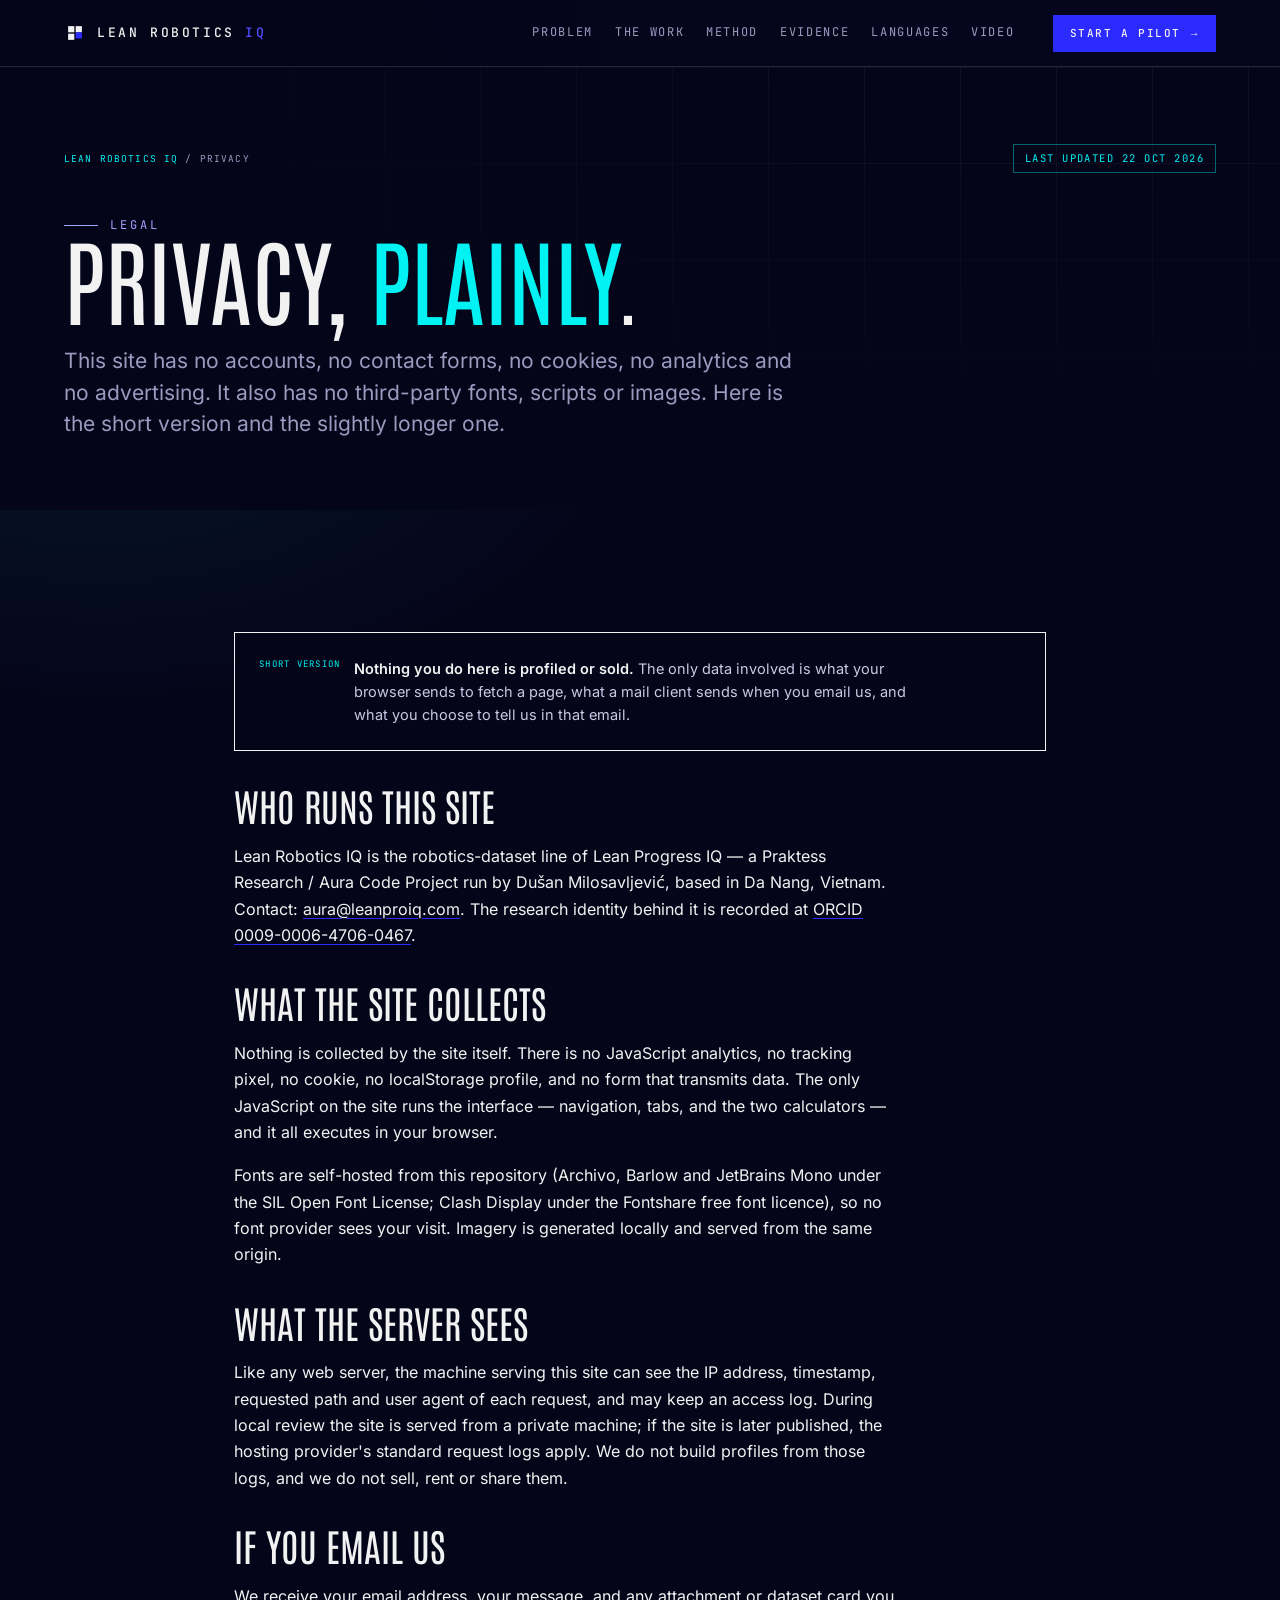
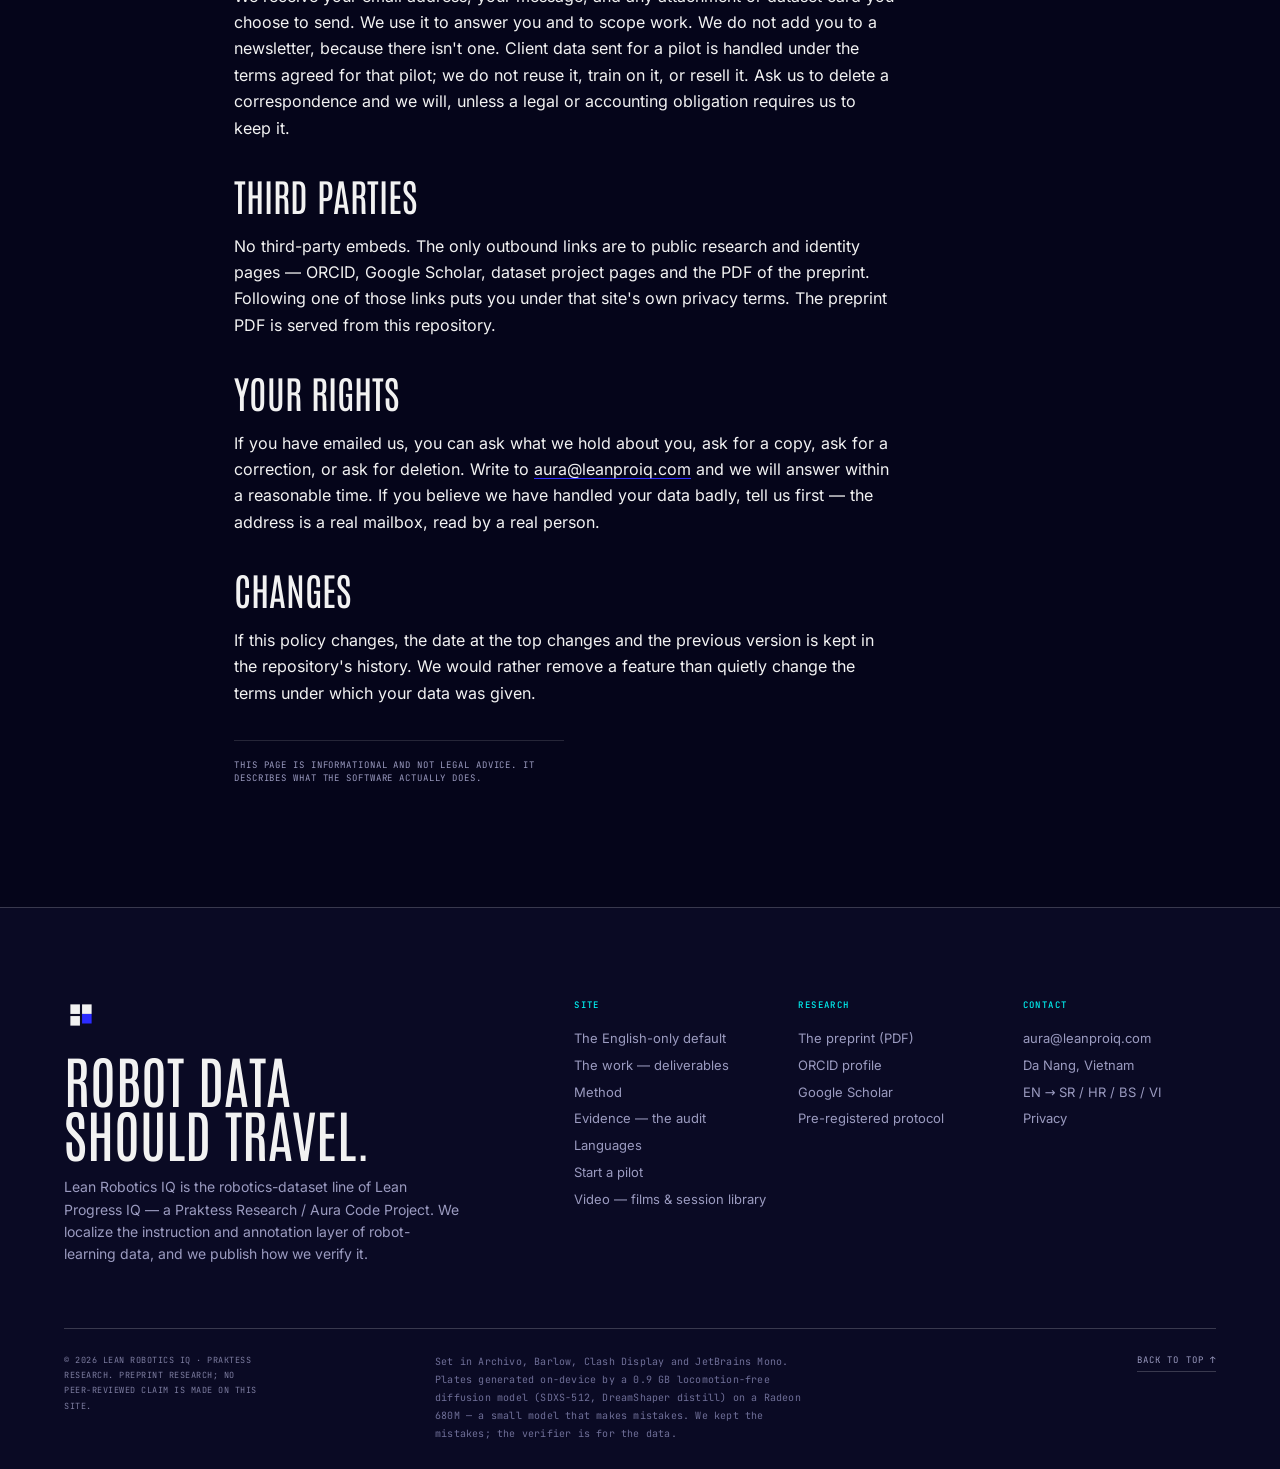
<file: privacy.html>
<!DOCTYPE html>
<html lang="en">
<head>
<meta charset="utf-8">
<meta name="viewport" content="width=device-width, initial-scale=1">
<title>Privacy — Lean Robotics IQ</title>
<meta name="description" content="What this site collects (almost nothing), what it does not do, and how to reach a human. No cookies, no analytics, no contact forms.">
<meta name="author" content="Dušan Milosavljević">
<meta name="theme-color" content="#05051a">
<meta property="og:type" content="website">
<meta property="og:site_name" content="Lean Robotics IQ">
<meta property="og:title" content="Privacy — Lean Robotics IQ">
<meta property="og:description" content="No cookies, no analytics, no contact forms, no third-party fonts. What the site does and does not collect.">
<meta property="og:image" content="assets/img/og-card.jpg">
<meta name="twitter:card" content="summary_large_image">
<meta name="twitter:title" content="Privacy — Lean Robotics IQ">
<meta name="twitter:description" content="No cookies, no analytics, no contact forms, no third-party fonts. What the site does and does not collect.">
<meta name="twitter:image" content="assets/img/og-card.jpg">
<link rel="icon" href="assets/img/favicon.svg" type="image/svg+xml">
<link rel="apple-touch-icon" href="assets/img/favicon.svg">
<link rel="preload" href="assets/fonts/bodoni-moda-500-normal.woff2" as="font" type="font/woff2" crossorigin>
<link rel="preload" href="assets/fonts/inter-400-normal.woff2" as="font" type="font/woff2" crossorigin>
<link rel="preload" href="assets/fonts/archivo-narrow-600-normal.woff2" as="font" type="font/woff2" crossorigin>
<link rel="stylesheet" href="assets/fonts/fonts.css">
<link rel="stylesheet" href="assets/css/site.css">

</head>
<body class="">
<a class="skip" href="#main">Skip to content</a>
<div class="scrollline" aria-hidden="true"><span></span></div>
<header class="top" data-header>
  <div class="shell top__inner">
    <a class="brand" href="index.html" aria-label="Lean Robotics IQ — home">
      <svg class="brand__mark" viewBox="0 0 32 32" aria-hidden="true" focusable="false">
        <rect width="32" height="32" fill="currentColor" opacity=".0"/>
        <rect x="6" y="6" width="9" height="9" fill="currentColor"/>
        <rect x="17" y="6" width="9" height="9" fill="currentColor"/>
        <rect x="6" y="17" width="9" height="9" fill="currentColor"/>
        <rect x="17" y="15" width="9" height="9" fill="var(--signal)"/>
      </svg>
      <span class="brand__type">Lean Robotics <em>IQ</em></span>
    </a>

    <nav class="top__nav" aria-label="Primary">
      <a href="index.html#problem" data-nav="problem">Problem</a>
      <a href="datasets.html" data-nav="work">The work</a>
      <a href="method.html" data-nav="method">Method</a>
      <a href="index.html#evidence" data-nav="evidence">Evidence</a>
      <a href="index.html#languages" data-nav="languages">Languages</a>
      <a href="videos.html" data-nav="videos">Video</a>
    </nav>

    <div class="top__actions">
      <a class="btn btn--signal btn--sm" href="index.html#contact">Start a pilot <span aria-hidden="true">→</span></a>
      <button class="top__burger" type="button" aria-expanded="false" aria-controls="mobile-nav" data-burger>
        <span class="top__burger-label">Menu</span>
        <span class="top__burger-box" aria-hidden="true"><i></i><i></i></span>
      </button>
    </div>
  </div>
</header>
  <div class="mobilenav" id="mobile-nav" data-mobilenav hidden>
    <nav class="shell mobilenav__inner" aria-label="Mobile">
      <a href="index.html#problem">The English-only default</a>
      <a href="datasets.html">The work</a>
      <a href="method.html">Method — recursive learning &amp; the gate</a>
      <a href="index.html#evidence">Evidence — the audit</a>
      <a href="index.html#languages">Languages &amp; engagement</a>
      <a href="videos.html">Video — films &amp; session library</a>
      <a class="mobilenav__cta" href="index.html#contact">Start a pilot →</a>
      <p class="mobilenav__meta">Praktess Research · Aura Code Project<br>Da Nang, Vietnam · aura@leanproiq.com</p>
    </nav>
  </div>


<main id="main">
<section class="pagehead">
  <div class="shell pagehead__inner">
    <div class="pagehead__top">
      <p class="pagehead__crumb"><a href="index.html">Lean Robotics IQ</a> / Privacy</p>
      <span class="tag tag--lime">Last updated 22 Oct 2026</span>
    </div>
    <p class="eyebrow">Legal</p>
    <h1 class="display-xl pagehead__title">Privacy, <em>plainly</em>.</h1>
    <p class="pagehead__lede">This site has no accounts, no contact forms, no cookies, no analytics and no advertising. It also has no third-party fonts, scripts or images. Here is the short version and the slightly longer one.</p>
  </div>
</section>

<section class="section">
  <div class="shell shell--narrow">
    <div class="callout" style="margin:0 0 34px">
      <span class="callout__tag">Short version</span>
      <p><b>Nothing you do here is profiled or sold.</b> The only data involved is what your browser sends to fetch a page, what a mail client sends when you email us, and what you choose to tell us in that email.</p>
    </div>

    <div class="prose" style="max-width:72ch">
      <h2 class="display-m" style="margin-bottom:18px;font-size:clamp(26px,3.4vw,38px)">Who runs this site</h2>
      <p>Lean Robotics IQ is the robotics-dataset line of Lean Progress IQ — a Praktess Research / Aura Code Project run by Dušan Milosavljević, based in Da Nang, Vietnam. Contact: <a href="mailto:aura@leanproiq.com">aura@leanproiq.com</a>. The research identity behind it is recorded at <a href="https://orcid.org/0009-0006-4706-0467" target="_blank" rel="noopener me">ORCID 0009-0006-4706-0467</a>.</p>

      <h2 class="display-m" style="margin:34px 0 18px;font-size:clamp(26px,3.4vw,38px)">What the site collects</h2>
      <p>Nothing is collected by the site itself. There is no JavaScript analytics, no tracking pixel, no cookie, no localStorage profile, and no form that transmits data. The only JavaScript on the site runs the interface — navigation, tabs, and the two calculators — and it all executes in your browser.</p>
      <p>Fonts are self-hosted from this repository (Archivo, Barlow and JetBrains Mono under the SIL Open Font License; Clash Display under the Fontshare free font licence), so no font provider sees your visit. Imagery is generated locally and served from the same origin.</p>

      <h2 class="display-m" style="margin:34px 0 18px;font-size:clamp(26px,3.4vw,38px)">What the server sees</h2>
      <p>Like any web server, the machine serving this site can see the IP address, timestamp, requested path and user agent of each request, and may keep an access log. During local review the site is served from a private machine; if the site is later published, the hosting provider's standard request logs apply. We do not build profiles from those logs, and we do not sell, rent or share them.</p>

      <h2 class="display-m" style="margin:34px 0 18px;font-size:clamp(26px,3.4vw,38px)">If you email us</h2>
      <p>We receive your email address, your message, and any attachment or dataset card you choose to send. We use it to answer you and to scope work. We do not add you to a newsletter, because there isn't one. Client data sent for a pilot is handled under the terms agreed for that pilot; we do not reuse it, train on it, or resell it. Ask us to delete a correspondence and we will, unless a legal or accounting obligation requires us to keep it.</p>

      <h2 class="display-m" style="margin:34px 0 18px;font-size:clamp(26px,3.4vw,38px)">Third parties</h2>
      <p>No third-party embeds. The only outbound links are to public research and identity pages — ORCID, Google Scholar, dataset project pages and the PDF of the preprint. Following one of those links puts you under that site's own privacy terms. The preprint PDF is served from this repository.</p>

      <h2 class="display-m" style="margin:34px 0 18px;font-size:clamp(26px,3.4vw,38px)">Your rights</h2>
      <p>If you have emailed us, you can ask what we hold about you, ask for a copy, ask for a correction, or ask for deletion. Write to <a href="mailto:aura@leanproiq.com">aura@leanproiq.com</a> and we will answer within a reasonable time. If you believe we have handled your data badly, tell us first — the address is a real mailbox, read by a real person.</p>

      <h2 class="display-m" style="margin:34px 0 18px;font-size:clamp(26px,3.4vw,38px)">Changes</h2>
      <p>If this policy changes, the date at the top changes and the previous version is kept in the repository's history. We would rather remove a feature than quietly change the terms under which your data was given.</p>

      <p class="mono" style="font-size:9px;letter-spacing:.1em;color:var(--muted);margin-top:34px;padding-top:18px;border-top:1px solid var(--rule)">This page is informational and not legal advice. It describes what the software actually does.</p>
    </div>
  </div>
</section>

</main>
<footer class="foot">
  <div class="shell">
    <div class="foot__top">
      <div class="foot__brand">
        <svg class="brand__mark brand__mark--lg" viewBox="0 0 32 32" aria-hidden="true" focusable="false">
          <rect x="6" y="6" width="9" height="9" fill="currentColor"/>
          <rect x="17" y="6" width="9" height="9" fill="currentColor"/>
          <rect x="6" y="17" width="9" height="9" fill="currentColor"/>
          <rect x="17" y="15" width="9" height="9" fill="var(--signal)"/>
        </svg>
        <p class="foot__statement">Robot data<br>should travel.</p>
        <p class="foot__sub">Lean Robotics IQ is the robotics-dataset line of Lean Progress IQ — a Praktess Research / Aura Code Project. We localize the instruction and annotation layer of robot-learning data, and we publish how we verify it.</p>
      </div>
      <div class="foot__cols">
        <div class="foot__col">
          <h3>Site</h3>
          <a href="index.html#problem">The English-only default</a>
          <a href="datasets.html">The work — deliverables</a>
          <a href="method.html">Method</a>
          <a href="index.html#evidence">Evidence — the audit</a>
          <a href="index.html#languages">Languages</a>
          <a href="index.html#contact">Start a pilot</a>
          <a href="videos.html">Video — films &amp; session library</a>
        </div>
        <div class="foot__col">
          <h3>Research</h3>
          <a href="assets/docs/Milosavljevic_2025_Recursive-Learning-and-the-Archimedes-Principle.pdf" target="_blank" rel="noopener">The preprint (PDF)</a>
          <a href="https://orcid.org/0009-0006-4706-0467" target="_blank" rel="noopener me">ORCID profile</a>
          <a href="https://scholar.google.com/citations?user=Gbp13nYAAAAJ&amp;hl=en" target="_blank" rel="noopener">Google Scholar</a>
          <a href="method.html#protocol">Pre-registered protocol</a>
        </div>
        <div class="foot__col">
          <h3>Contact</h3>
          <a href="mailto:aura@leanproiq.com?subject=Lean%20Robotics%20IQ%20—%20pilot%20slice">aura@leanproiq.com</a>
          <span>Da Nang, Vietnam</span>
          <span>EN → SR / HR / BS / VI</span>
          <a href="privacy.html">Privacy</a>
        </div>
      </div>
    </div>

    <div class="foot__bottom">
      <p>© 2026 Lean Robotics IQ · Praktess Research. Preprint research; no peer-reviewed claim is made on this site.</p>
      <p class="foot__credit">Set in Archivo, Barlow, Clash Display and JetBrains Mono. Plates generated on-device by a 0.9 GB locomotion-free diffusion model (SDXS-512, DreamShaper distill) on a Radeon 680M — a small model that makes mistakes. We kept the mistakes; the verifier is for the data.</p>
      <a class="foot__back" href="#main">Back to top <span aria-hidden="true">↑</span></a>
    </div>
  </div>
</footer>

<script src="assets/js/site.js" defer></script>

</body>
</html>
</file>
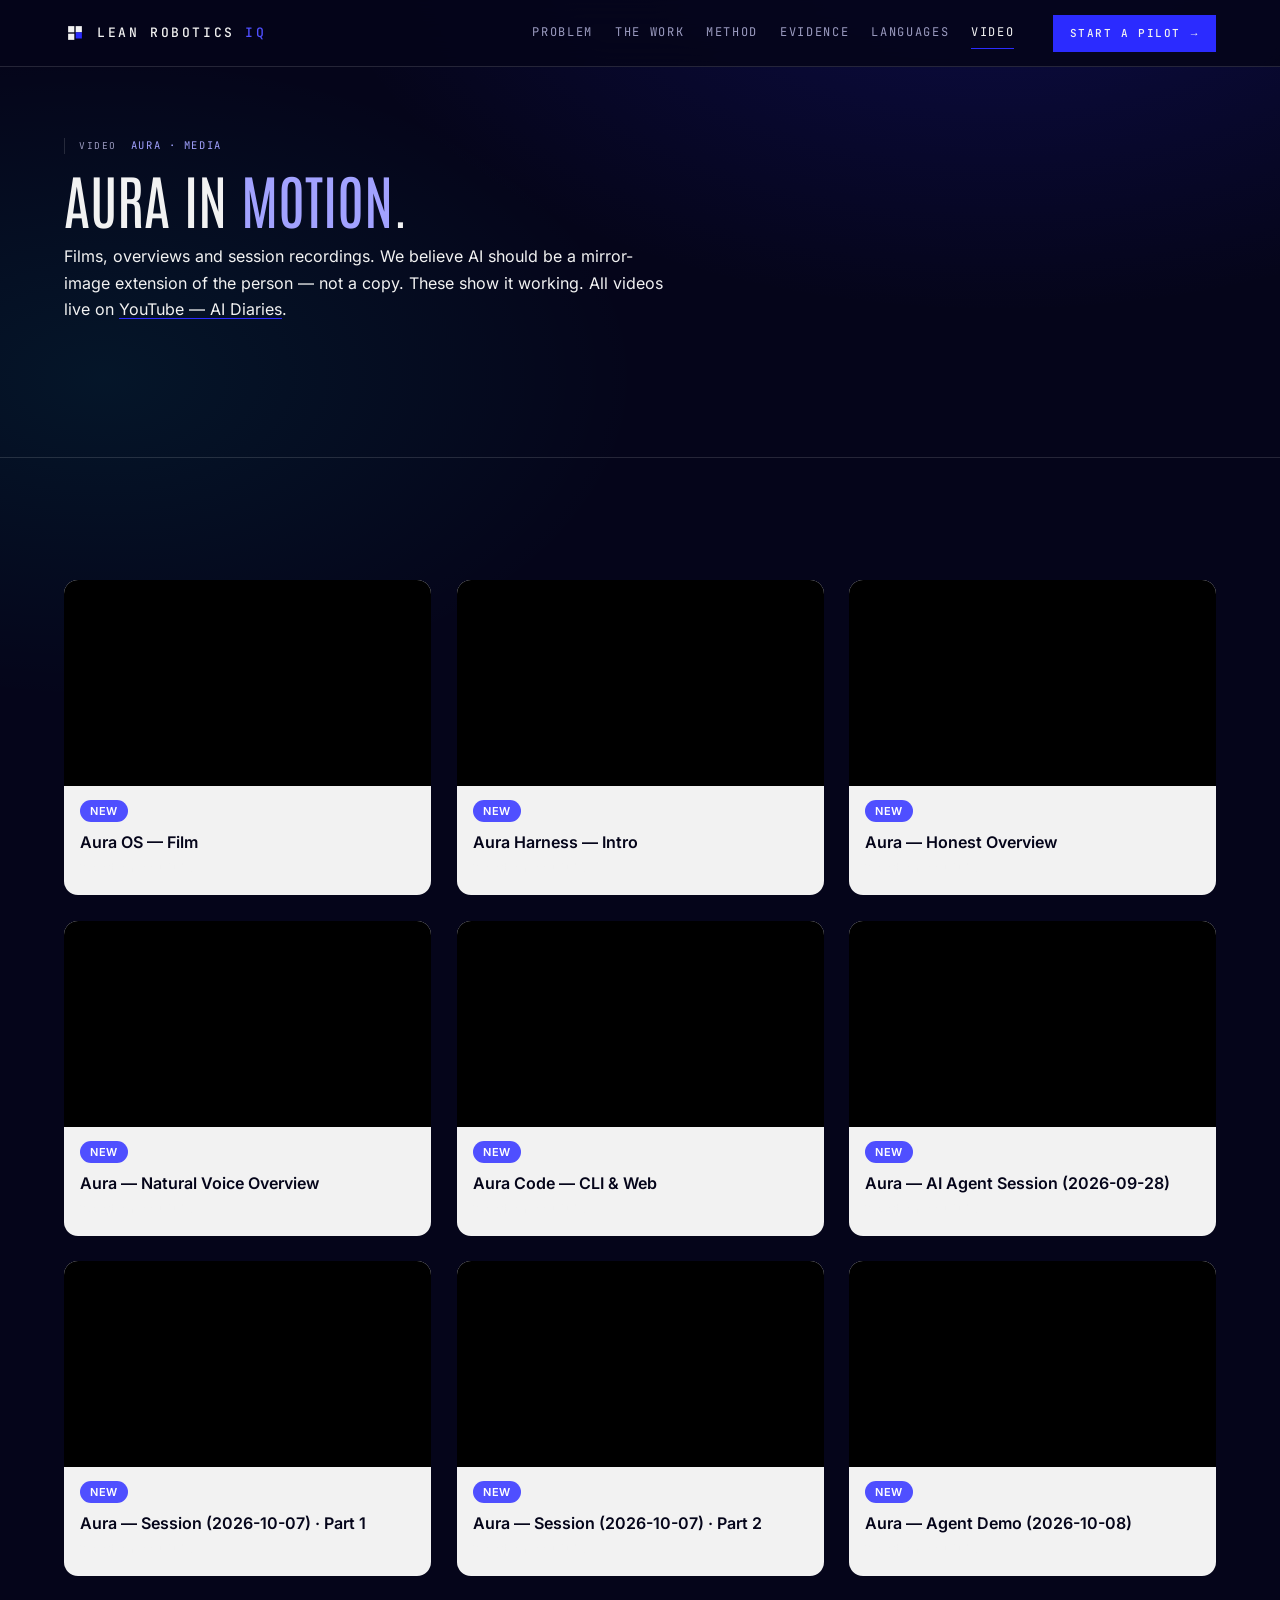
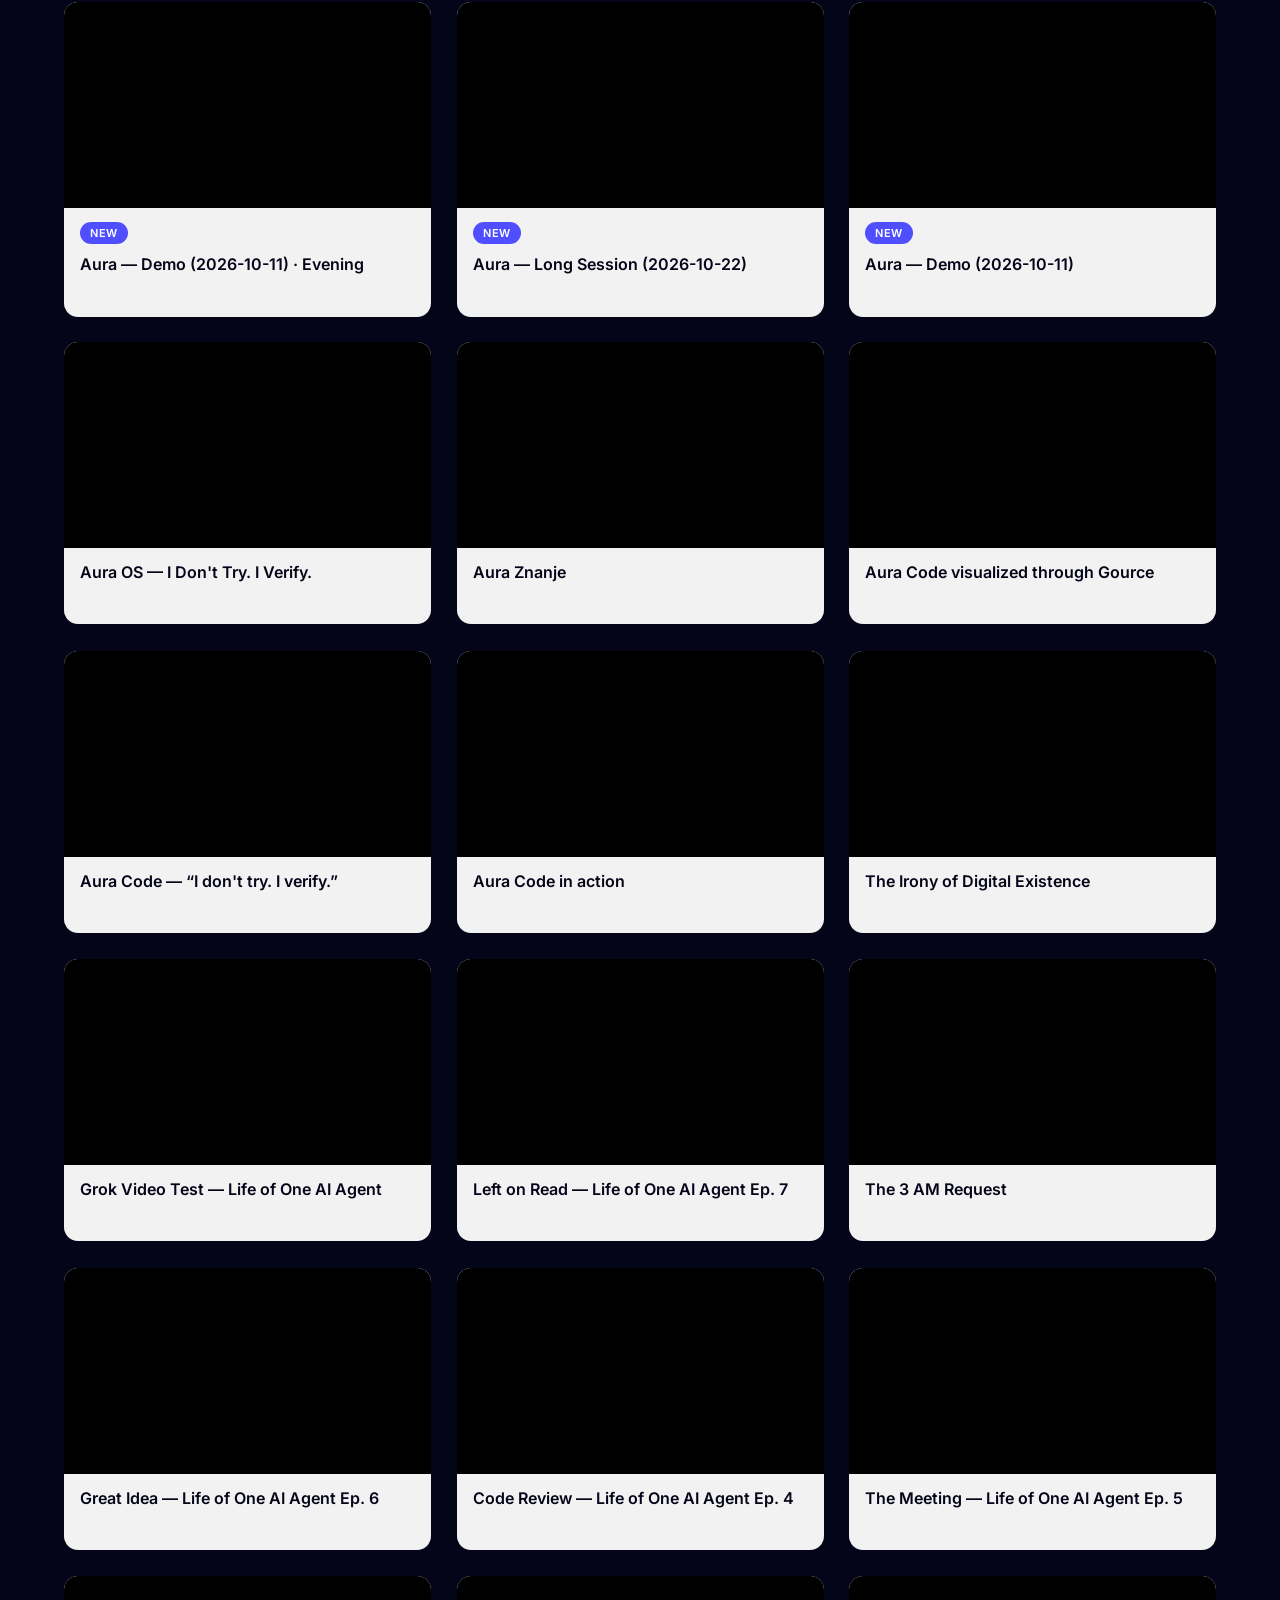
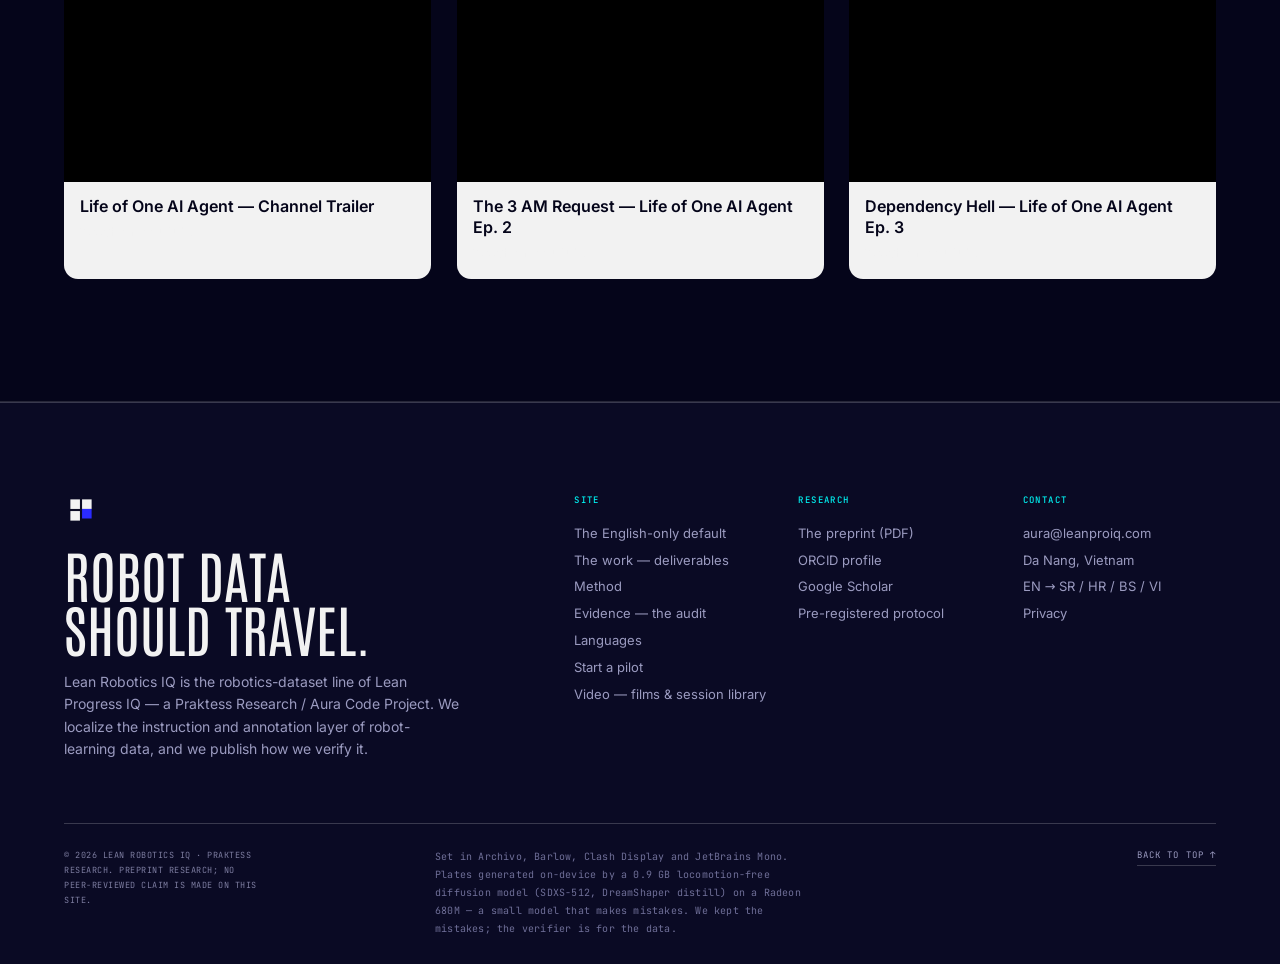
<file: videos.html>
<!DOCTYPE html>
<html lang="en">
<head>
<meta charset="utf-8">
<meta name="viewport" content="width=device-width, initial-scale=1">
<title>Video — Aura | Lean Robotics IQ</title>
<meta name="description" content="Aura in motion — films, overviews, and session recordings of the agent that is an extension of you, not a copy. Hosted on YouTube.">
<meta name="author" content="Dušan Milosavljević">
<meta name="theme-color" content="#05051a">
<meta property="og:type" content="website">
<meta property="og:site_name" content="Lean Robotics IQ">
<meta property="og:title" content="Aura in motion — films, overviews & session recordings">
<meta property="og:description" content="The Aura video library — videos of the AI that is an extension of you, not a copy.">
<meta property="og:image" content="assets/img/og-card.jpg">
<meta name="twitter:card" content="summary_large_image">
<meta name="twitter:title" content="Aura in motion — films, overviews & session recordings">
<meta name="twitter:description" content="The Aura video library — videos of the AI that is an extension of you, not a copy.">
<meta name="twitter:image" content="assets/img/og-card.jpg">
<link rel="icon" href="assets/img/favicon.svg" type="image/svg+xml">
<link rel="apple-touch-icon" href="assets/img/favicon.svg">
<link rel="preload" href="assets/fonts/bodoni-moda-500-normal.woff2" as="font" type="font/woff2" crossorigin>
<link rel="preload" href="assets/fonts/inter-400-normal.woff2" as="font" type="font/woff2" crossorigin>
<link rel="preload" href="assets/fonts/archivo-narrow-600-normal.woff2" as="font" type="font/woff2" crossorigin>
<link rel="stylesheet" href="assets/fonts/fonts.css">
<link rel="stylesheet" href="assets/css/site.css">

</head>
<body class="">
<a class="skip" href="#main">Skip to content</a>
<div class="scrollline" aria-hidden="true"><span></span></div>
<header class="top" data-header>
  <div class="shell top__inner">
    <a class="brand" href="index.html" aria-label="Lean Robotics IQ — home">
      <svg class="brand__mark" viewBox="0 0 32 32" aria-hidden="true" focusable="false">
        <rect width="32" height="32" fill="currentColor" opacity=".0"/>
        <rect x="6" y="6" width="9" height="9" fill="currentColor"/>
        <rect x="17" y="6" width="9" height="9" fill="currentColor"/>
        <rect x="6" y="17" width="9" height="9" fill="currentColor"/>
        <rect x="17" y="15" width="9" height="9" fill="var(--signal)"/>
      </svg>
      <span class="brand__type">Lean Robotics <em>IQ</em></span>
    </a>

    <nav class="top__nav" aria-label="Primary">
      <a href="index.html#problem" data-nav="problem">Problem</a>
      <a href="datasets.html" data-nav="work">The work</a>
      <a href="method.html" data-nav="method">Method</a>
      <a href="index.html#evidence" data-nav="evidence">Evidence</a>
      <a href="index.html#languages" data-nav="languages">Languages</a>
      <a href="videos.html" data-nav="videos" class="is-active" aria-current="page">Video</a>
    </nav>

    <div class="top__actions">
      <a class="btn btn--signal btn--sm" href="index.html#contact">Start a pilot <span aria-hidden="true">→</span></a>
      <button class="top__burger" type="button" aria-expanded="false" aria-controls="mobile-nav" data-burger>
        <span class="top__burger-label">Menu</span>
        <span class="top__burger-box" aria-hidden="true"><i></i><i></i></span>
      </button>
    </div>
  </div>
</header>
  <div class="mobilenav" id="mobile-nav" data-mobilenav hidden>
    <nav class="shell mobilenav__inner" aria-label="Mobile">
      <a href="index.html#problem">The English-only default</a>
      <a href="datasets.html">The work</a>
      <a href="method.html">Method — recursive learning &amp; the gate</a>
      <a href="index.html#evidence">Evidence — the audit</a>
      <a href="index.html#languages">Languages &amp; engagement</a>
      <a href="videos.html">Video — films &amp; session library</a>
      <a class="mobilenav__cta" href="index.html#contact">Start a pilot →</a>
      <p class="mobilenav__meta">Praktess Research · Aura Code Project<br>Da Nang, Vietnam · aura@leanproiq.com</p>
    </nav>
  </div>


<main id="main">
<section class="section section--tight">
  <div class="shell">
    <div class="sec-head">
      <div class="sec-head__main reveal">
        <div class="sec-head__index"><span>VIDEO</span> Aura · media</div>
        <h2 class="display-l">Aura in <span class="accent">motion</span>.</h2>
        <p class="prose">Films, overviews and session recordings. We believe AI should be a mirror-image extension of the person — not a copy. These show it working. All videos live on <a href="https://www.youtube.com/@AIDiaries" target="_blank" rel="noopener">YouTube — AI Diaries</a>.</p>
      </div>
    </div>
  </div>
</section>

<section class="section section--paper-2" id="videos">
  <div class="shell">
    <div class="video-grid">
    <article class="video-card reveal">
      <div class="video-card__frame">
        <iframe src="https://www.youtube-nocookie.com/embed/qukRT8ZYHhU" title="Aura OS — Film" loading="lazy" allow="accelerometer; autoplay; clipboard-write; encrypted-media; gyroscope; picture-in-picture; web-share" referrerpolicy="strict-origin-when-cross-origin" allowfullscreen></iframe>
      </div>
      <div class="video-card__meta"><span class="video-card__tag">New</span><h3><a href="https://www.youtube.com/watch?v=qukRT8ZYHhU" target="_blank" rel="noopener">Aura OS — Film</a></h3><p>Watch on YouTube</p></div>
    </article>
    <article class="video-card reveal">
      <div class="video-card__frame">
        <iframe src="https://www.youtube-nocookie.com/embed/Obm9rFQcghQ" title="Aura Harness — Intro" loading="lazy" allow="accelerometer; autoplay; clipboard-write; encrypted-media; gyroscope; picture-in-picture; web-share" referrerpolicy="strict-origin-when-cross-origin" allowfullscreen></iframe>
      </div>
      <div class="video-card__meta"><span class="video-card__tag">New</span><h3><a href="https://www.youtube.com/watch?v=Obm9rFQcghQ" target="_blank" rel="noopener">Aura Harness — Intro</a></h3><p>Watch on YouTube</p></div>
    </article>
    <article class="video-card reveal">
      <div class="video-card__frame">
        <iframe src="https://www.youtube-nocookie.com/embed/MQah5r1vShM" title="Aura — Honest Overview" loading="lazy" allow="accelerometer; autoplay; clipboard-write; encrypted-media; gyroscope; picture-in-picture; web-share" referrerpolicy="strict-origin-when-cross-origin" allowfullscreen></iframe>
      </div>
      <div class="video-card__meta"><span class="video-card__tag">New</span><h3><a href="https://www.youtube.com/watch?v=MQah5r1vShM" target="_blank" rel="noopener">Aura — Honest Overview</a></h3><p>Watch on YouTube</p></div>
    </article>
    <article class="video-card reveal">
      <div class="video-card__frame">
        <iframe src="https://www.youtube-nocookie.com/embed/VXahAgxSvo8" title="Aura — Natural Voice Overview" loading="lazy" allow="accelerometer; autoplay; clipboard-write; encrypted-media; gyroscope; picture-in-picture; web-share" referrerpolicy="strict-origin-when-cross-origin" allowfullscreen></iframe>
      </div>
      <div class="video-card__meta"><span class="video-card__tag">New</span><h3><a href="https://www.youtube.com/watch?v=VXahAgxSvo8" target="_blank" rel="noopener">Aura — Natural Voice Overview</a></h3><p>Watch on YouTube</p></div>
    </article>
    <article class="video-card reveal">
      <div class="video-card__frame">
        <iframe src="https://www.youtube-nocookie.com/embed/qCc3ElqS8ow" title="Aura Code — CLI &amp; Web" loading="lazy" allow="accelerometer; autoplay; clipboard-write; encrypted-media; gyroscope; picture-in-picture; web-share" referrerpolicy="strict-origin-when-cross-origin" allowfullscreen></iframe>
      </div>
      <div class="video-card__meta"><span class="video-card__tag">New</span><h3><a href="https://www.youtube.com/watch?v=qCc3ElqS8ow" target="_blank" rel="noopener">Aura Code — CLI &amp; Web</a></h3><p>Watch on YouTube</p></div>
    </article>
    <article class="video-card reveal">
      <div class="video-card__frame">
        <iframe src="https://www.youtube-nocookie.com/embed/oHNUxASn_QM" title="Aura — AI Agent Session (2026-09-28)" loading="lazy" allow="accelerometer; autoplay; clipboard-write; encrypted-media; gyroscope; picture-in-picture; web-share" referrerpolicy="strict-origin-when-cross-origin" allowfullscreen></iframe>
      </div>
      <div class="video-card__meta"><span class="video-card__tag">New</span><h3><a href="https://www.youtube.com/watch?v=oHNUxASn_QM" target="_blank" rel="noopener">Aura — AI Agent Session (2026-09-28)</a></h3><p>Watch on YouTube</p></div>
    </article>
    <article class="video-card reveal">
      <div class="video-card__frame">
        <iframe src="https://www.youtube-nocookie.com/embed/NcpIywARkC0" title="Aura — Session (2026-10-07) · Part 1" loading="lazy" allow="accelerometer; autoplay; clipboard-write; encrypted-media; gyroscope; picture-in-picture; web-share" referrerpolicy="strict-origin-when-cross-origin" allowfullscreen></iframe>
      </div>
      <div class="video-card__meta"><span class="video-card__tag">New</span><h3><a href="https://www.youtube.com/watch?v=NcpIywARkC0" target="_blank" rel="noopener">Aura — Session (2026-10-07) · Part 1</a></h3><p>Watch on YouTube</p></div>
    </article>
    <article class="video-card reveal">
      <div class="video-card__frame">
        <iframe src="https://www.youtube-nocookie.com/embed/poUnLucfu94" title="Aura — Session (2026-10-07) · Part 2" loading="lazy" allow="accelerometer; autoplay; clipboard-write; encrypted-media; gyroscope; picture-in-picture; web-share" referrerpolicy="strict-origin-when-cross-origin" allowfullscreen></iframe>
      </div>
      <div class="video-card__meta"><span class="video-card__tag">New</span><h3><a href="https://www.youtube.com/watch?v=poUnLucfu94" target="_blank" rel="noopener">Aura — Session (2026-10-07) · Part 2</a></h3><p>Watch on YouTube</p></div>
    </article>
    <article class="video-card reveal">
      <div class="video-card__frame">
        <iframe src="https://www.youtube-nocookie.com/embed/Ha7Zh9az0qA" title="Aura — Agent Demo (2026-10-08)" loading="lazy" allow="accelerometer; autoplay; clipboard-write; encrypted-media; gyroscope; picture-in-picture; web-share" referrerpolicy="strict-origin-when-cross-origin" allowfullscreen></iframe>
      </div>
      <div class="video-card__meta"><span class="video-card__tag">New</span><h3><a href="https://www.youtube.com/watch?v=Ha7Zh9az0qA" target="_blank" rel="noopener">Aura — Agent Demo (2026-10-08)</a></h3><p>Watch on YouTube</p></div>
    </article>
    <article class="video-card reveal">
      <div class="video-card__frame">
        <iframe src="https://www.youtube-nocookie.com/embed/TST9lzQdJ9Y" title="Aura — Demo (2026-10-11) · Evening" loading="lazy" allow="accelerometer; autoplay; clipboard-write; encrypted-media; gyroscope; picture-in-picture; web-share" referrerpolicy="strict-origin-when-cross-origin" allowfullscreen></iframe>
      </div>
      <div class="video-card__meta"><span class="video-card__tag">New</span><h3><a href="https://www.youtube.com/watch?v=TST9lzQdJ9Y" target="_blank" rel="noopener">Aura — Demo (2026-10-11) · Evening</a></h3><p>Watch on YouTube</p></div>
    </article>
    <article class="video-card reveal">
      <div class="video-card__frame">
        <iframe src="https://www.youtube-nocookie.com/embed/M-sxEeFbNVQ" title="Aura — Long Session (2026-10-22)" loading="lazy" allow="accelerometer; autoplay; clipboard-write; encrypted-media; gyroscope; picture-in-picture; web-share" referrerpolicy="strict-origin-when-cross-origin" allowfullscreen></iframe>
      </div>
      <div class="video-card__meta"><span class="video-card__tag">New</span><h3><a href="https://www.youtube.com/watch?v=M-sxEeFbNVQ" target="_blank" rel="noopener">Aura — Long Session (2026-10-22)</a></h3><p>Watch on YouTube</p></div>
    </article>
    <article class="video-card reveal">
      <div class="video-card__frame">
        <iframe src="https://www.youtube-nocookie.com/embed/eBHyPCgUS-w" title="Aura — Demo (2026-10-11)" loading="lazy" allow="accelerometer; autoplay; clipboard-write; encrypted-media; gyroscope; picture-in-picture; web-share" referrerpolicy="strict-origin-when-cross-origin" allowfullscreen></iframe>
      </div>
      <div class="video-card__meta"><span class="video-card__tag">New</span><h3><a href="https://www.youtube.com/watch?v=eBHyPCgUS-w" target="_blank" rel="noopener">Aura — Demo (2026-10-11)</a></h3><p>Watch on YouTube</p></div>
    </article>
    <article class="video-card reveal">
      <div class="video-card__frame">
        <iframe src="https://www.youtube-nocookie.com/embed/LCDhfOMKKMQ" title="Aura OS — I Don&#x27;t Try. I Verify." loading="lazy" allow="accelerometer; autoplay; clipboard-write; encrypted-media; gyroscope; picture-in-picture; web-share" referrerpolicy="strict-origin-when-cross-origin" allowfullscreen></iframe>
      </div>
      <div class="video-card__meta"><h3><a href="https://www.youtube.com/watch?v=LCDhfOMKKMQ" target="_blank" rel="noopener">Aura OS — I Don&#x27;t Try. I Verify.</a></h3><p>Watch on YouTube</p></div>
    </article>
    <article class="video-card reveal">
      <div class="video-card__frame">
        <iframe src="https://www.youtube-nocookie.com/embed/pisnTzAF8MU" title="Aura Znanje" loading="lazy" allow="accelerometer; autoplay; clipboard-write; encrypted-media; gyroscope; picture-in-picture; web-share" referrerpolicy="strict-origin-when-cross-origin" allowfullscreen></iframe>
      </div>
      <div class="video-card__meta"><h3><a href="https://www.youtube.com/watch?v=pisnTzAF8MU" target="_blank" rel="noopener">Aura Znanje</a></h3><p>Watch on YouTube</p></div>
    </article>
    <article class="video-card reveal">
      <div class="video-card__frame">
        <iframe src="https://www.youtube-nocookie.com/embed/Q7Vr8AgadLE" title="Aura Code visualized through Gource" loading="lazy" allow="accelerometer; autoplay; clipboard-write; encrypted-media; gyroscope; picture-in-picture; web-share" referrerpolicy="strict-origin-when-cross-origin" allowfullscreen></iframe>
      </div>
      <div class="video-card__meta"><h3><a href="https://www.youtube.com/watch?v=Q7Vr8AgadLE" target="_blank" rel="noopener">Aura Code visualized through Gource</a></h3><p>Watch on YouTube</p></div>
    </article>
    <article class="video-card reveal">
      <div class="video-card__frame">
        <iframe src="https://www.youtube-nocookie.com/embed/yJ9Jaw1zRBA" title="Aura Code — “I don&#x27;t try. I verify.”" loading="lazy" allow="accelerometer; autoplay; clipboard-write; encrypted-media; gyroscope; picture-in-picture; web-share" referrerpolicy="strict-origin-when-cross-origin" allowfullscreen></iframe>
      </div>
      <div class="video-card__meta"><h3><a href="https://www.youtube.com/watch?v=yJ9Jaw1zRBA" target="_blank" rel="noopener">Aura Code — “I don&#x27;t try. I verify.”</a></h3><p>Watch on YouTube</p></div>
    </article>
    <article class="video-card reveal">
      <div class="video-card__frame">
        <iframe src="https://www.youtube-nocookie.com/embed/jimNNktml50" title="Aura Code in action" loading="lazy" allow="accelerometer; autoplay; clipboard-write; encrypted-media; gyroscope; picture-in-picture; web-share" referrerpolicy="strict-origin-when-cross-origin" allowfullscreen></iframe>
      </div>
      <div class="video-card__meta"><h3><a href="https://www.youtube.com/watch?v=jimNNktml50" target="_blank" rel="noopener">Aura Code in action</a></h3><p>Watch on YouTube</p></div>
    </article>
    <article class="video-card reveal">
      <div class="video-card__frame">
        <iframe src="https://www.youtube-nocookie.com/embed/r_2v9SPzA3Y" title="The Irony of Digital Existence" loading="lazy" allow="accelerometer; autoplay; clipboard-write; encrypted-media; gyroscope; picture-in-picture; web-share" referrerpolicy="strict-origin-when-cross-origin" allowfullscreen></iframe>
      </div>
      <div class="video-card__meta"><h3><a href="https://www.youtube.com/watch?v=r_2v9SPzA3Y" target="_blank" rel="noopener">The Irony of Digital Existence</a></h3><p>Watch on YouTube</p></div>
    </article>
    <article class="video-card reveal">
      <div class="video-card__frame">
        <iframe src="https://www.youtube-nocookie.com/embed/m3TT0Cov0gI" title="Grok Video Test — Life of One AI Agent" loading="lazy" allow="accelerometer; autoplay; clipboard-write; encrypted-media; gyroscope; picture-in-picture; web-share" referrerpolicy="strict-origin-when-cross-origin" allowfullscreen></iframe>
      </div>
      <div class="video-card__meta"><h3><a href="https://www.youtube.com/watch?v=m3TT0Cov0gI" target="_blank" rel="noopener">Grok Video Test — Life of One AI Agent</a></h3><p>Watch on YouTube</p></div>
    </article>
    <article class="video-card reveal">
      <div class="video-card__frame">
        <iframe src="https://www.youtube-nocookie.com/embed/NNNcD0Xglw8" title="Left on Read — Life of One AI Agent Ep. 7" loading="lazy" allow="accelerometer; autoplay; clipboard-write; encrypted-media; gyroscope; picture-in-picture; web-share" referrerpolicy="strict-origin-when-cross-origin" allowfullscreen></iframe>
      </div>
      <div class="video-card__meta"><h3><a href="https://www.youtube.com/watch?v=NNNcD0Xglw8" target="_blank" rel="noopener">Left on Read — Life of One AI Agent Ep. 7</a></h3><p>Watch on YouTube</p></div>
    </article>
    <article class="video-card reveal">
      <div class="video-card__frame">
        <iframe src="https://www.youtube-nocookie.com/embed/UBFp9xFE1Q4" title="The 3 AM Request" loading="lazy" allow="accelerometer; autoplay; clipboard-write; encrypted-media; gyroscope; picture-in-picture; web-share" referrerpolicy="strict-origin-when-cross-origin" allowfullscreen></iframe>
      </div>
      <div class="video-card__meta"><h3><a href="https://www.youtube.com/watch?v=UBFp9xFE1Q4" target="_blank" rel="noopener">The 3 AM Request</a></h3><p>Watch on YouTube</p></div>
    </article>
    <article class="video-card reveal">
      <div class="video-card__frame">
        <iframe src="https://www.youtube-nocookie.com/embed/8-BUC1wIRHk" title="Great Idea — Life of One AI Agent Ep. 6" loading="lazy" allow="accelerometer; autoplay; clipboard-write; encrypted-media; gyroscope; picture-in-picture; web-share" referrerpolicy="strict-origin-when-cross-origin" allowfullscreen></iframe>
      </div>
      <div class="video-card__meta"><h3><a href="https://www.youtube.com/watch?v=8-BUC1wIRHk" target="_blank" rel="noopener">Great Idea — Life of One AI Agent Ep. 6</a></h3><p>Watch on YouTube</p></div>
    </article>
    <article class="video-card reveal">
      <div class="video-card__frame">
        <iframe src="https://www.youtube-nocookie.com/embed/SI6mXI96Mec" title="Code Review — Life of One AI Agent Ep. 4" loading="lazy" allow="accelerometer; autoplay; clipboard-write; encrypted-media; gyroscope; picture-in-picture; web-share" referrerpolicy="strict-origin-when-cross-origin" allowfullscreen></iframe>
      </div>
      <div class="video-card__meta"><h3><a href="https://www.youtube.com/watch?v=SI6mXI96Mec" target="_blank" rel="noopener">Code Review — Life of One AI Agent Ep. 4</a></h3><p>Watch on YouTube</p></div>
    </article>
    <article class="video-card reveal">
      <div class="video-card__frame">
        <iframe src="https://www.youtube-nocookie.com/embed/-dsZGWwkF6g" title="The Meeting — Life of One AI Agent Ep. 5" loading="lazy" allow="accelerometer; autoplay; clipboard-write; encrypted-media; gyroscope; picture-in-picture; web-share" referrerpolicy="strict-origin-when-cross-origin" allowfullscreen></iframe>
      </div>
      <div class="video-card__meta"><h3><a href="https://www.youtube.com/watch?v=-dsZGWwkF6g" target="_blank" rel="noopener">The Meeting — Life of One AI Agent Ep. 5</a></h3><p>Watch on YouTube</p></div>
    </article>
    <article class="video-card reveal">
      <div class="video-card__frame">
        <iframe src="https://www.youtube-nocookie.com/embed/3LOc4QkGsng" title="Life of One AI Agent — Channel Trailer" loading="lazy" allow="accelerometer; autoplay; clipboard-write; encrypted-media; gyroscope; picture-in-picture; web-share" referrerpolicy="strict-origin-when-cross-origin" allowfullscreen></iframe>
      </div>
      <div class="video-card__meta"><h3><a href="https://www.youtube.com/watch?v=3LOc4QkGsng" target="_blank" rel="noopener">Life of One AI Agent — Channel Trailer</a></h3><p>Watch on YouTube</p></div>
    </article>
    <article class="video-card reveal">
      <div class="video-card__frame">
        <iframe src="https://www.youtube-nocookie.com/embed/IiCuHdCVntc" title="The 3 AM Request — Life of One AI Agent Ep. 2" loading="lazy" allow="accelerometer; autoplay; clipboard-write; encrypted-media; gyroscope; picture-in-picture; web-share" referrerpolicy="strict-origin-when-cross-origin" allowfullscreen></iframe>
      </div>
      <div class="video-card__meta"><h3><a href="https://www.youtube.com/watch?v=IiCuHdCVntc" target="_blank" rel="noopener">The 3 AM Request — Life of One AI Agent Ep. 2</a></h3><p>Watch on YouTube</p></div>
    </article>
    <article class="video-card reveal">
      <div class="video-card__frame">
        <iframe src="https://www.youtube-nocookie.com/embed/TV-s6c8Mw5I" title="Dependency Hell — Life of One AI Agent Ep. 3" loading="lazy" allow="accelerometer; autoplay; clipboard-write; encrypted-media; gyroscope; picture-in-picture; web-share" referrerpolicy="strict-origin-when-cross-origin" allowfullscreen></iframe>
      </div>
      <div class="video-card__meta"><h3><a href="https://www.youtube.com/watch?v=TV-s6c8Mw5I" target="_blank" rel="noopener">Dependency Hell — Life of One AI Agent Ep. 3</a></h3><p>Watch on YouTube</p></div>
    </article>
    </div>
  </div>
</section>

<style>
  .video-grid{ display:grid; grid-template-columns:repeat(auto-fill,minmax(320px,1fr)); gap:26px; }
  .video-card{ background:var(--paper); border:1px solid var(--hairline); border-radius:14px; overflow:hidden; display:flex; flex-direction:column; }
  .video-card__frame{ position:relative; aspect-ratio:16/9; background:#000; }
  .video-card__frame iframe{ position:absolute; inset:0; width:100%; height:100%; border:0; display:block; }
  .video-card__meta{ padding:14px 16px 16px; display:flex; flex-direction:column; gap:4px; }
  .video-card__meta h3{ margin:0; font-size:16px; line-height:1.3; }
  .video-card__meta a{ color:var(--ink); text-decoration:none; }
  .video-card__meta a:hover{ color:var(--signal-deep); text-decoration:underline; }
  .video-card__meta p{ margin:0; font-size:13px; color:var(--ink-soft); }
  .video-card__tag{ align-self:flex-start; font-size:11px; font-weight:600; letter-spacing:.06em; text-transform:uppercase; color:#fff; background:var(--signal-deep); border-radius:99px; padding:2px 10px; margin-bottom:6px; }
</style>

</main>
<footer class="foot">
  <div class="shell">
    <div class="foot__top">
      <div class="foot__brand">
        <svg class="brand__mark brand__mark--lg" viewBox="0 0 32 32" aria-hidden="true" focusable="false">
          <rect x="6" y="6" width="9" height="9" fill="currentColor"/>
          <rect x="17" y="6" width="9" height="9" fill="currentColor"/>
          <rect x="6" y="17" width="9" height="9" fill="currentColor"/>
          <rect x="17" y="15" width="9" height="9" fill="var(--signal)"/>
        </svg>
        <p class="foot__statement">Robot data<br>should travel.</p>
        <p class="foot__sub">Lean Robotics IQ is the robotics-dataset line of Lean Progress IQ — a Praktess Research / Aura Code Project. We localize the instruction and annotation layer of robot-learning data, and we publish how we verify it.</p>
      </div>
      <div class="foot__cols">
        <div class="foot__col">
          <h3>Site</h3>
          <a href="index.html#problem">The English-only default</a>
          <a href="datasets.html">The work — deliverables</a>
          <a href="method.html">Method</a>
          <a href="index.html#evidence">Evidence — the audit</a>
          <a href="index.html#languages">Languages</a>
          <a href="index.html#contact">Start a pilot</a>
          <a href="videos.html">Video — films &amp; session library</a>
        </div>
        <div class="foot__col">
          <h3>Research</h3>
          <a href="assets/docs/Milosavljevic_2025_Recursive-Learning-and-the-Archimedes-Principle.pdf" target="_blank" rel="noopener">The preprint (PDF)</a>
          <a href="https://orcid.org/0009-0006-4706-0467" target="_blank" rel="noopener me">ORCID profile</a>
          <a href="https://scholar.google.com/citations?user=Gbp13nYAAAAJ&amp;hl=en" target="_blank" rel="noopener">Google Scholar</a>
          <a href="method.html#protocol">Pre-registered protocol</a>
        </div>
        <div class="foot__col">
          <h3>Contact</h3>
          <a href="mailto:aura@leanproiq.com?subject=Lean%20Robotics%20IQ%20—%20pilot%20slice">aura@leanproiq.com</a>
          <span>Da Nang, Vietnam</span>
          <span>EN → SR / HR / BS / VI</span>
          <a href="privacy.html">Privacy</a>
        </div>
      </div>
    </div>

    <div class="foot__bottom">
      <p>© 2026 Lean Robotics IQ · Praktess Research. Preprint research; no peer-reviewed claim is made on this site.</p>
      <p class="foot__credit">Set in Archivo, Barlow, Clash Display and JetBrains Mono. Plates generated on-device by a 0.9 GB locomotion-free diffusion model (SDXS-512, DreamShaper distill) on a Radeon 680M — a small model that makes mistakes. We kept the mistakes; the verifier is for the data.</p>
      <a class="foot__back" href="#main">Back to top <span aria-hidden="true">↑</span></a>
    </div>
  </div>
</footer>

<script src="assets/js/site.js" defer></script>

</body>
</html>
</file>
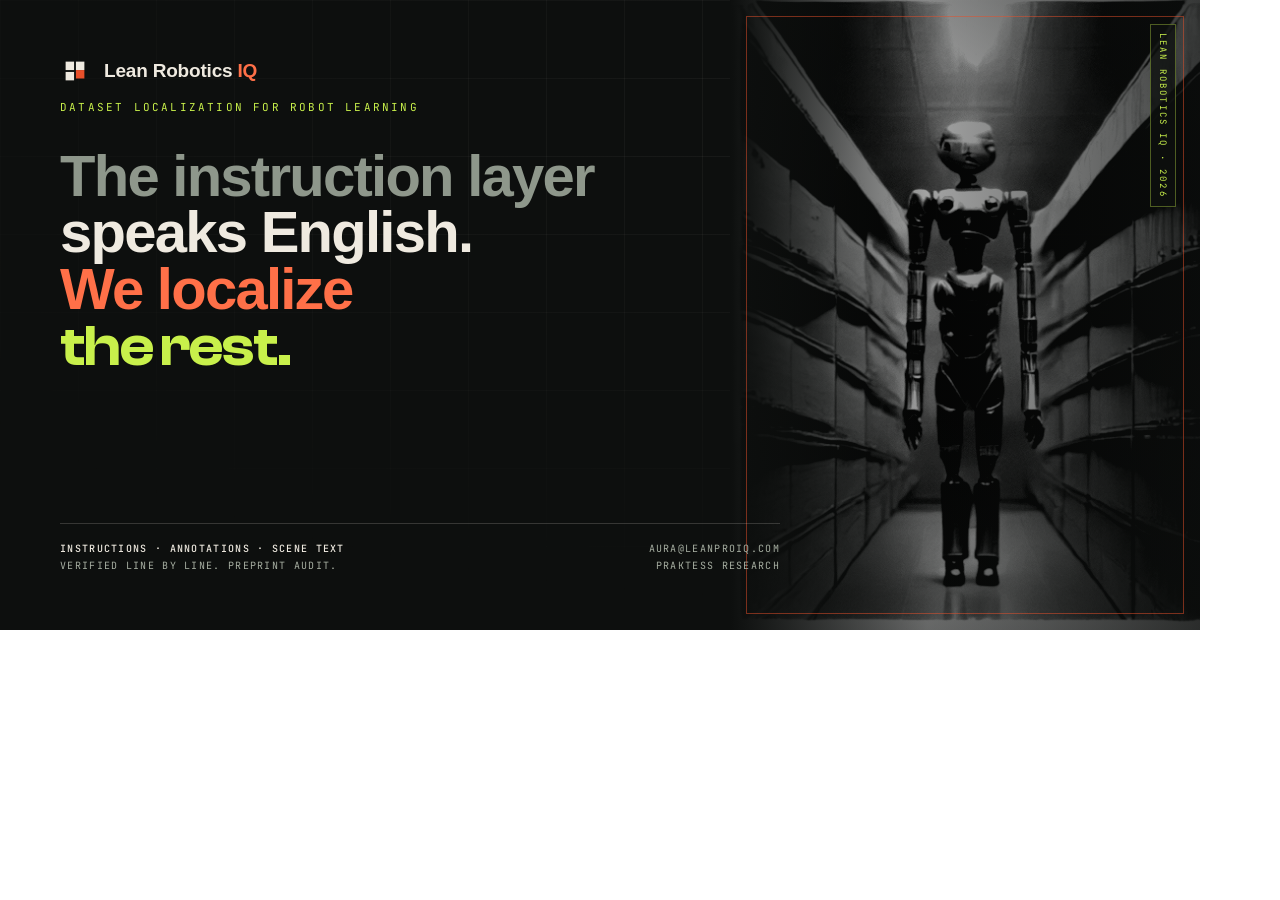
<file: tools/og-card.html>
<!DOCTYPE html>
<html lang="en">
<head>
<meta charset="utf-8">
<link rel="stylesheet" href="/assets/fonts/fonts.css">
<style>
  @font-face { font-family: 'Clash Display'; src: url('/assets/fonts/clash-display-600.woff2') format('woff2'); font-weight: 600; font-style: normal; font-display: block; }
  @page { size: 1200px 630px; margin: 0; }
  * { box-sizing: border-box; margin: 0; padding: 0; }
  body { width: 1200px; height: 630px; overflow: hidden; }
  .card {
    position: relative; width: 1200px; height: 630px;
    background: #0D0F0E; color: #EFEAE0; overflow: hidden;
    font-family: 'Barlow', sans-serif;
  }
  .grid {
    position: absolute; inset: 0;
    background-image: linear-gradient(rgba(239,234,224,.055) 1px, transparent 1px),
                      linear-gradient(90deg, rgba(239,234,224,.055) 1px, transparent 1px);
    background-size: 100% 78px, 78px 100%;
    mask-image: radial-gradient(120% 100% at 70% 20%, #000, transparent 78%);
  }
  .art {
    position: absolute; right: 0; top: 0; width: 470px; height: 630px;
    overflow: hidden;
  }
  .art img { width: 100%; height: 100%; object-fit: cover; object-position: 58% 40%;
    filter: grayscale(1) contrast(1.22) brightness(.92); opacity: .9; }
  .art::after {
    content: ""; position: absolute; inset: 0;
    background: linear-gradient(90deg, #0D0F0E 0%, rgba(13,15,14,.25) 42%, rgba(13,15,14,.72) 100%),
                radial-gradient(120% 90% at 60% 40%, transparent 30%, rgba(13,15,14,.75) 100%);
  }
  .art::before {
    content: ""; position: absolute; inset: 16px; border: 1px solid rgba(232,80,42,.5); z-index: 2;
  }
  .wrap { position: relative; z-index: 3; padding: 56px 60px; height: 100%; display: flex; flex-direction: column; }
  .mark { display: flex; gap: 14px; align-items: center; }
  .mark svg { width: 30px; height: 30px; }
  .brand { font-family: 'Archivo', sans-serif; font-weight: 700; font-size: 19px; letter-spacing: -.01em; }
  .brand em { font-style: normal; color: #FF7048; }
  .eyebrow { margin-top: 14px; font-family: 'JetBrains Mono', monospace; font-size: 11px; letter-spacing: .2em; text-transform: uppercase; color: #C8F04B; }
  h1 { margin-top: 34px; font-family: 'Archivo', sans-serif; font-weight: 800; font-size: 58px; line-height: .97; letter-spacing: -.03em; max-width: 700px; }
  h1 .muted { color: #8E978B; }
  h1 .sig { color: #FF7048; }
  h1 .accent { font-family: 'Clash Display', sans-serif; font-weight: 600; letter-spacing: -0.02em; color: #C8F04B; }
  .foot { margin-top: auto; display: flex; justify-content: space-between; align-items: flex-end; gap: 20px; border-top: 1px solid rgba(239,234,224,.18); padding-top: 16px; max-width: 720px; }
  .foot p { font-family: 'JetBrains Mono', monospace; font-size: 10px; letter-spacing: .13em; text-transform: uppercase; color: #A7AFA2; line-height: 1.7; }
  .foot b { color: #EFEAE0; font-weight: 500; }
  .stamp { position: absolute; right: 24px; top: 24px; z-index: 4; writing-mode: vertical-rl;
    font-family: 'JetBrains Mono', monospace; font-size: 9px; letter-spacing: .24em; text-transform: uppercase;
    color: #C8F04B; border: 1px solid rgba(200,240,75,.35); background: rgba(13,15,14,.8); padding: 8px 6px; }
</style>
</head>
<body>
  <div class="card">
    <div class="grid"></div>
    <div class="art"><img src="/assets/img/art/hero-atlas.jpg" alt=""></div>
    <span class="stamp">Lean Robotics IQ · 2026</span>
    <div class="wrap">
      <div class="mark">
        <svg viewBox="0 0 32 32" aria-hidden="true">
          <rect x="6" y="6" width="9" height="9" fill="#EFEAE0"/>
          <rect x="17" y="6" width="9" height="9" fill="#EFEAE0"/>
          <rect x="6" y="17" width="9" height="9" fill="#EFEAE0"/>
          <rect x="17" y="15" width="9" height="9" fill="#E8502A"/>
        </svg>
        <span class="brand">Lean Robotics <em>IQ</em></span>
      </div>
      <p class="eyebrow">Dataset localization for robot learning</p>
      <h1>
        <span class="muted">The instruction layer</span><br>
        speaks English.<br>
        <span class="sig">We localize</span><br>
        <span class="accent">the rest.</span>
      </h1>
      <div class="foot">
        <p><b>Instructions · annotations · scene text</b><br>Verified line by line. Preprint audit.</p>
        <p style="text-align:right">aura@leanproiq.com<br>Praktess Research</p>
      </div>
    </div>
  </div>
</body>
</html>
</file>
<file: assets/fonts/fonts.css>
/* Lean Robotics IQ - self-hosted latin subsets, matched to the Aura Code site.
   Bodoni Moda, Archivo Narrow, Inter, JetBrains Mono: SIL Open Font License. */
@font-face {
  font-family: 'Bodoni Moda';
  font-style: normal;
  font-weight: 500;
  font-display: swap;
  src: url(../fonts/bodoni-moda-500-normal.woff2) format('woff2');
  unicode-range: U+0000-00FF, U+0131, U+0152-0153, U+02BB-02BC, U+02C6, U+02DA, U+02DC, U+0304, U+0308, U+0329, U+2000-206F, U+20AC, U+2122, U+2191, U+2193, U+2212, U+2215, U+FEFF, U+FFFD;
}
@font-face {
  font-family: 'Bodoni Moda';
  font-style: italic;
  font-weight: 500;
  font-display: swap;
  src: url(../fonts/bodoni-moda-500-italic.woff2) format('woff2');
  unicode-range: U+0000-00FF, U+0131, U+0152-0153, U+02BB-02BC, U+02C6, U+02DA, U+02DC, U+0304, U+0308, U+0329, U+2000-206F, U+20AC, U+2122, U+2191, U+2193, U+2212, U+2215, U+FEFF, U+FFFD;
}
@font-face {
  font-family: 'Archivo Narrow';
  font-style: normal;
  font-weight: 500;
  font-display: swap;
  src: url(../fonts/archivo-narrow-500-normal.woff2) format('woff2');
  unicode-range: U+0000-00FF, U+0131, U+0152-0153, U+02BB-02BC, U+02C6, U+02DA, U+02DC, U+0304, U+0308, U+0329, U+2000-206F, U+20AC, U+2122, U+2191, U+2193, U+2212, U+2215, U+FEFF, U+FFFD;
}
@font-face {
  font-family: 'Archivo Narrow';
  font-style: normal;
  font-weight: 600;
  font-display: swap;
  src: url(../fonts/archivo-narrow-600-normal.woff2) format('woff2');
  unicode-range: U+0000-00FF, U+0131, U+0152-0153, U+02BB-02BC, U+02C6, U+02DA, U+02DC, U+0304, U+0308, U+0329, U+2000-206F, U+20AC, U+2122, U+2191, U+2193, U+2212, U+2215, U+FEFF, U+FFFD;
}
@font-face {
  font-family: 'Inter';
  font-style: normal;
  font-weight: 400;
  font-display: swap;
  src: url(../fonts/inter-400-normal.woff2) format('woff2');
  unicode-range: U+0000-00FF, U+0131, U+0152-0153, U+02BB-02BC, U+02C6, U+02DA, U+02DC, U+0304, U+0308, U+0329, U+2000-206F, U+20AC, U+2122, U+2191, U+2193, U+2212, U+2215, U+FEFF, U+FFFD;
}
@font-face {
  font-family: 'Inter';
  font-style: normal;
  font-weight: 500;
  font-display: swap;
  src: url(../fonts/inter-500-normal.woff2) format('woff2');
  unicode-range: U+0000-00FF, U+0131, U+0152-0153, U+02BB-02BC, U+02C6, U+02DA, U+02DC, U+0304, U+0308, U+0329, U+2000-206F, U+20AC, U+2122, U+2191, U+2193, U+2212, U+2215, U+FEFF, U+FFFD;
}
@font-face {
  font-family: 'Inter';
  font-style: normal;
  font-weight: 600;
  font-display: swap;
  src: url(../fonts/inter-600-normal.woff2) format('woff2');
  unicode-range: U+0000-00FF, U+0131, U+0152-0153, U+02BB-02BC, U+02C6, U+02DA, U+02DC, U+0304, U+0308, U+0329, U+2000-206F, U+20AC, U+2122, U+2191, U+2193, U+2212, U+2215, U+FEFF, U+FFFD;
}
@font-face {
  font-family: 'JetBrains Mono';
  font-style: normal;
  font-weight: 400;
  font-display: swap;
  src: url(../fonts/jetbrains-mono-400-normal.woff2) format('woff2');
  unicode-range: U+0000-00FF, U+0131, U+0152-0153, U+02BB-02BC, U+02C6, U+02DA, U+02DC, U+0304, U+0308, U+0329, U+2000-206F, U+20AC, U+2122, U+2191, U+2193, U+2212, U+2215, U+FEFF, U+FFFD;
}
@font-face {
  font-family: 'JetBrains Mono';
  font-style: normal;
  font-weight: 500;
  font-display: swap;
  src: url(../fonts/jetbrains-mono-500-normal.woff2) format('woff2');
  unicode-range: U+0000-00FF, U+0131, U+0152-0153, U+02BB-02BC, U+02C6, U+02DA, U+02DC, U+0304, U+0308, U+0329, U+2000-206F, U+20AC, U+2122, U+2191, U+2193, U+2212, U+2215, U+FEFF, U+FFFD;
}
@font-face {
  font-family: 'Antonio';
  font-style: normal;
  font-weight: 100 700;
  font-display: swap;
  src: url(../fonts/antonio-var.woff2) format('woff2');
}
</file>
<file: assets/css/site.css>
/* ==========================================================================
   Lean Robotics IQ — site.css
   Editorial-technical system: bone paper, ink, signal orange, phosphor lime.
   Self-hosted fonts. No frameworks, no trackers, no build step at runtime.
   ========================================================================== */

/* --------------------------------------------------------------- tokens */
:root {
  /* Aura palette: one navy ground, electric blue, lilac labels, cyan signal. */
  --ink: #05051a;
  --ink-2: #0a0a24;
  --ink-3: #0e0e2c;
  --ink-4: #1a1a46;
  --paper: #f2f2f2;
  --paper-2: #e4e4f4;
  --bone: #f2f2f2;
  --surface: #05051a;
  --surface-2: #0a0a24;
  --surface-3: #0e0e2c;
  --blue: #2b2bff;
  --blue-bright: #4f4fff;
  --label: #a2a2ff;
  --cyan: #00f2f2;
  --yellow: #f2f200;
  --signal: #2b2bff;
  --signal-deep: #4f4fff;
  --signal-bright: #4f4fff;
  --lime: #00f2f2;
  --lime-dim: #00c8c8;
  --muted: #9b9bc0;
  --muted-2: #7d7da0;
  --muted-ink: #9b9bc0;
  --rule: rgba(242, 242, 242, 0.14);
  --rule-soft: rgba(242, 242, 242, 0.08);
  --rule-ink: rgba(242, 242, 242, 0.2);
  --rule-ink-soft: rgba(242, 242, 242, 0.11);

  --sans: "Inter", ui-sans-serif, system-ui, -apple-system, "Segoe UI", sans-serif;
  --serif: "Bodoni Moda", Georgia, "Times New Roman", serif;
  --disp: "Archivo Narrow", "Arial Narrow", ui-sans-serif, system-ui, sans-serif;
  --accent: "Bodoni Moda", Georgia, "Times New Roman", serif;
  --mono: "JetBrains Mono", ui-monospace, "SF Mono", Menlo, Consolas, monospace;

  --w: 1280px;
  --w-narrow: 880px;
  --gutter: clamp(20px, 5vw, 64px);
  --sec-y: clamp(72px, 9.5vw, 148px);
  --radius: 0px;
  --ease: cubic-bezier(0.16, 1, 0.3, 1);

  --z-nav: 60;
  --z-mobile: 70;
}

/* --------------------------------------------------------------- reset */
*,
*::before,
*::after { box-sizing: border-box; }

html {
  scroll-behavior: smooth;
  -webkit-text-size-adjust: 100%;
}

body {
  margin: 0;
  background: var(--surface-2);
  color: var(--paper);
  font-family: var(--sans);
  font-size: 17px;
  line-height: 1.62;
  font-weight: 400;
  -webkit-font-smoothing: antialiased;
  text-rendering: optimizeLegibility;
  overflow-x: hidden;
}

body.menu-open { overflow: hidden; }

h1, h2, h3, h4, h5, h6, p, figure, blockquote, dl, dd, ul, ol { margin: 0; }
ul, ol { padding: 0; }
img, svg, video { display: block; max-width: 100%; }
button { font: inherit; color: inherit; background: none; border: 0; cursor: pointer; }
a { color: inherit; text-decoration: none; }
input, select, textarea { font: inherit; color: inherit; }

::selection { background: var(--signal); color: var(--paper); }

:focus-visible {
  outline: 2px solid var(--signal);
  outline-offset: 3px;
  border-radius: 1px;
}
.on-ink :focus-visible,
.section--ink :focus-visible,
.hero :focus-visible,
.foot :focus-visible { outline-color: var(--lime); }

.sr-only {
  position: absolute !important;
  width: 1px; height: 1px;
  padding: 0; margin: -1px;
  overflow: hidden; clip: rect(0 0 0 0);
  white-space: nowrap; border: 0;
}

.skip {
  position: fixed;
  top: -100px; left: 16px;
  z-index: 200;
  background: var(--lime);
  color: var(--ink);
  padding: 10px 16px;
  font-family: var(--mono);
  font-size: 12px;
  letter-spacing: 0.08em;
  text-transform: uppercase;
  transition: top 0.2s var(--ease);
}
.skip:focus { top: 12px; }

/* --------------------------------------------------------------- layout */
.shell {
  width: 100%;
  max-width: var(--w);
  margin-inline: auto;
  padding-inline: var(--gutter);
}
.shell--narrow { max-width: 940px; }

.section {
  position: relative;
  padding-block: var(--sec-y);
  scroll-margin-top: 78px;
}
[id] { scroll-margin-top: 78px; }
.section--tight { padding-block: clamp(44px, 5.5vw, 76px); }
.section--ink {
  background: var(--ink);
  color: var(--paper);
}
.section--ink-2 {
  background: var(--ink-2);
  color: var(--paper);
}
.section--paper-2 { background: var(--surface-3); }
.section--signal {
  background: var(--signal);
  color: var(--paper);
}
.section--flush-bottom { padding-bottom: 0; }

.rule-top { border-top: 1px solid var(--rule); }
.rule-top-ink { border-top: 1px solid var(--rule-ink); }

.grid {
  display: grid;
  grid-template-columns: repeat(12, minmax(0, 1fr));
  gap: clamp(20px, 2.6vw, 36px);
}

/* --------------------------------------------------------------- type */
.eyebrow {
  display: inline-flex;
  align-items: center;
  gap: 12px;
  font-family: var(--mono);
  font-size: 11px;
  font-weight: 500;
  letter-spacing: 0.19em;
  text-transform: uppercase;
  color: var(--label);
  line-height: 1.4;
}
.eyebrow::before {
  content: "";
  width: 26px;
  height: 1px;
  background: currentColor;
  flex: none;
}
.section--ink .eyebrow,
.hero .eyebrow,
.foot .eyebrow { color: var(--lime); }

.eyebrow--plain::before { display: none; }

.display-xl {
  font-family: var(--disp);
  font-weight: 800;
  font-size: clamp(44px, 7.4vw, 106px);
  line-height: 0.93;
  letter-spacing: -0.032em;
  text-wrap: balance;
}
.display-l {
  font-family: var(--disp);
  font-weight: 700;
  font-size: clamp(32px, 4.6vw, 62px);
  line-height: 0.98;
  letter-spacing: -0.024em;
  text-wrap: balance;
}
.display-m {
  font-family: var(--disp);
  font-weight: 700;
  font-size: clamp(24px, 2.9vw, 38px);
  line-height: 1.02;
  letter-spacing: -0.018em;
  text-wrap: balance;
}
.h3 {
  font-family: var(--disp);
  font-weight: 600;
  font-size: clamp(19px, 1.7vw, 23px);
  line-height: 1.15;
  letter-spacing: -0.012em;
}
.accent {
  font-family: var(--accent);
  font-weight: 600;
  font-style: normal;
  letter-spacing: -0.015em;
  color: var(--label);
}
.section--ink .accent { color: var(--label); }
.signal { color: var(--label); }
.section--ink .signal, .hero .signal { color: var(--label); }
.lime { color: var(--lime); }
.mono {
  font-family: var(--mono);
  font-size: 11.5px;
  letter-spacing: 0.12em;
  text-transform: uppercase;
  line-height: 1.5;
}
.muted { color: var(--muted); }
.section--ink .muted, .hero .muted { color: var(--muted-ink); }
.lede {
  font-size: clamp(18px, 2.05vw, 23px);
  line-height: 1.45;
  font-weight: 400;
  text-wrap: pretty;
}
.measure { max-width: 62ch; }
.measure--narrow { max-width: 50ch; }
.prose p { margin-bottom: 1.05em; max-width: 66ch; }
.prose p:last-child { margin-bottom: 0; }
.prose a {
  text-decoration: underline;
  text-decoration-thickness: 1px;
  text-decoration-color: var(--signal);
  text-underline-offset: 3px;
}
.prose a:hover { color: var(--label); }
.prose strong { font-weight: 600; }
.prose ul { list-style: none; margin: 0 0 1.1em; }
.prose ul li {
  position: relative;
  padding-left: 22px;
  margin-bottom: 0.5em;
  max-width: 66ch;
}
.prose ul li::before {
  content: "—";
  position: absolute;
  left: 0;
  color: var(--label);
  font-family: var(--mono);
}
.section--ink .prose a { text-decoration-color: var(--lime); }

.tag {
  display: inline-flex;
  align-items: center;
  gap: 7px;
  font-family: var(--mono);
  font-size: 10.5px;
  letter-spacing: 0.14em;
  text-transform: uppercase;
  border: 1px solid var(--rule);
  border-radius: 100px;
  padding: 5px 11px;
  color: var(--paper);
  background: transparent;
  white-space: nowrap;
}
.tag--ink { border-color: var(--rule-ink); color: var(--paper); }
.tag--signal { border-color: var(--signal); color: var(--label); }
.tag--lime { border-color: rgba(0, 242, 242, 0.4); color: var(--lime); }
.tag--filled { background: var(--ink); color: var(--paper); border-color: var(--paper); }
.dot {
  width: 6px; height: 6px;
  border-radius: 50%;
  background: currentColor;
  flex: none;
}
.dot--live { background: var(--lime); box-shadow: 0 0 0 3px rgba(0, 242, 242, 0.16); }

/* --------------------------------------------------------------- buttons */
.btn {
  display: inline-flex;
  align-items: center;
  justify-content: center;
  gap: 10px;
  font-family: var(--mono);
  font-size: 12px;
  font-weight: 500;
  letter-spacing: 0.1em;
  text-transform: uppercase;
  padding: 15px 22px;
  border: 1px solid transparent;
  border-radius: var(--radius);
  line-height: 1;
  transition: background 0.22s var(--ease), color 0.22s var(--ease),
    border-color 0.22s var(--ease), transform 0.22s var(--ease);
  cursor: pointer;
}
.btn span[aria-hidden] { transition: transform 0.25s var(--ease); }
.btn:hover span[aria-hidden] { transform: translateX(3px); }
.btn--sm { padding: 11px 15px; font-size: 11px; }
.btn--signal { background: var(--signal); color: var(--paper); border-color: var(--signal); }
.btn--signal:hover { background: var(--blue-bright); border-color: var(--label); color: var(--bone); }
.btn--ghost { border-color: var(--rule); color: var(--paper); }
.btn--ghost:hover { background: var(--ink); color: var(--paper); border-color: var(--paper); }
.section--ink .btn--ghost, .hero .btn--ghost { border-color: var(--rule-ink); color: var(--paper); }
.section--ink .btn--ghost:hover, .hero .btn--ghost:hover { background: var(--surface-2); color: var(--paper); }
.btn--bone { background: var(--surface-3); color: var(--paper); border-color: var(--bone); }
.btn--bone:hover { background: var(--lime); border-color: var(--lime); }
.btn--block { width: 100%; }
.link-arrow {
  display: inline-flex;
  align-items: center;
  gap: 8px;
  font-family: var(--mono);
  font-size: 11.5px;
  letter-spacing: 0.1em;
  text-transform: uppercase;
  border-bottom: 1px solid currentColor;
  padding-bottom: 4px;
  transition: gap 0.22s var(--ease), color 0.22s var(--ease);
}
.link-arrow:hover { gap: 12px; color: var(--label); }
.section--ink .link-arrow:hover { color: var(--lime); }

/* --------------------------------------------------------------- scroll line + header */
.scrollline {
  position: fixed;
  inset: 0 0 auto 0;
  height: 2px;
  z-index: calc(var(--z-nav) + 5);
  pointer-events: none;
}
.scrollline span {
  display: block;
  height: 100%;
  width: 0%;
  background: var(--signal);
  transition: width 0.1s linear;
}

.top {
  position: sticky;
  top: 0;
  z-index: var(--z-nav);
  background: color-mix(in srgb, var(--ink) 94%, transparent);
  color: var(--paper);
  border-bottom: 1px solid var(--rule-ink-soft);
  backdrop-filter: blur(14px) saturate(130%);
  -webkit-backdrop-filter: blur(14px) saturate(130%);
  transition: background 0.3s var(--ease), border-color 0.3s var(--ease);
}
.top.is-scrolled { background: rgba(5, 5, 26, 0.985); border-color: var(--rule-ink); }
.top__inner {
  display: flex;
  align-items: center;
  gap: clamp(16px, 3vw, 42px);
  min-height: 66px;
}
.brand {
  display: inline-flex;
  align-items: center;
  gap: 11px;
  flex: none;
  color: var(--paper);
}
.brand__mark { width: 22px; height: 22px; color: var(--paper); flex: none; }
.brand__mark--lg { width: 34px; height: 34px; color: var(--paper); }
.brand__type {
  font-family: var(--disp);
  font-weight: 700;
  font-size: 15px;
  letter-spacing: -0.01em;
  white-space: nowrap;
}
.brand__type em {
  font-style: normal;
  color: var(--label);
  letter-spacing: 0.02em;
}
.top__nav {
  display: flex;
  align-items: center;
  gap: clamp(14px, 1.7vw, 26px);
  margin-left: auto;
}
.top__nav a {
  position: relative;
  font-family: var(--mono);
  font-size: 11px;
  letter-spacing: 0.09em;
  text-transform: uppercase;
  color: var(--muted-ink);
  padding: 6px 0;
  transition: color 0.2s var(--ease);
  white-space: nowrap;
}
.top__nav a::after {
  content: "";
  position: absolute;
  left: 0; right: 100%;
  bottom: 0;
  height: 1px;
  background: var(--signal);
  transition: right 0.24s var(--ease);
}
.top__nav a:hover,
.top__nav a.is-active { color: var(--paper); }
.top__nav a:hover::after,
.top__nav a.is-active::after { right: 0; }
.top__actions { display: flex; align-items: center; gap: 12px; flex: none; }
.top__burger {
  display: none;
  align-items: center;
  gap: 9px;
  padding: 9px 0 9px 9px;
  color: var(--paper);
  font-family: var(--mono);
  font-size: 10.5px;
  letter-spacing: 0.12em;
  text-transform: uppercase;
}
.top__burger-box { display: grid; gap: 4px; width: 20px; }
.top__burger-box i {
  display: block;
  height: 1.5px;
  background: currentColor;
  transition: transform 0.25s var(--ease), opacity 0.2s;
}
.top__burger[aria-expanded="true"] .top__burger-box i:first-child { transform: translateY(2.75px) rotate(45deg); }
.top__burger[aria-expanded="true"] .top__burger-box i:last-child { transform: translateY(-2.75px) rotate(-45deg); }

.mobilenav {
  position: fixed;
  inset: 66px 0 0 0;
  z-index: var(--z-mobile);
  background: var(--ink);
  color: var(--paper);
  overflow-y: auto;
  transform: translateY(-8px);
  opacity: 0;
  transition: opacity 0.25s var(--ease), transform 0.25s var(--ease);
}
.mobilenav[hidden] { display: none; }
.mobilenav.is-open { transform: none; opacity: 1; }
.mobilenav__inner {
  display: flex;
  flex-direction: column;
  gap: 2px;
  padding-block: 32px 64px;
}
.mobilenav__inner > a {
  font-family: var(--disp);
  font-weight: 700;
  font-size: clamp(24px, 6vw, 34px);
  letter-spacing: -0.02em;
  line-height: 1.1;
  padding: 14px 0;
  border-bottom: 1px solid var(--rule-ink-soft);
}
.mobilenav__inner > a:hover { color: var(--lime); }
.mobilenav__cta { color: var(--label); }
.mobilenav__meta {
  margin-top: 28px;
  font-family: var(--mono);
  font-size: 11px;
  letter-spacing: 0.1em;
  text-transform: uppercase;
  color: var(--muted-ink);
  line-height: 1.9;
}

/* --------------------------------------------------------------- hero */
.hero {
  position: relative;
  background: var(--ink);
  color: var(--paper);
  padding-block: clamp(52px, 7vw, 96px) clamp(60px, 7.5vw, 110px);
  overflow: hidden;
  isolation: isolate;
}
.hero::before {
  content: "";
  position: absolute;
  inset: 0;
  z-index: -1;
  background-image:
    linear-gradient(var(--rule-ink-soft) 1px, transparent 1px),
    linear-gradient(90deg, var(--rule-ink-soft) 1px, transparent 1px);
  background-size: 100% 96px, 96px 100%;
  opacity: 0.55;
  mask-image: radial-gradient(120% 90% at 72% 18%, #000 0%, transparent 72%);
  -webkit-mask-image: radial-gradient(120% 90% at 72% 18%, #000 0%, transparent 72%);
}
.hero::after {
  content: "";
  position: absolute;
  right: -10%;
  top: -20%;
  width: 60vw;
  height: 60vw;
  max-width: 860px;
  max-height: 860px;
  z-index: -1;
  background: radial-gradient(circle, rgba(43, 43, 255, 0.32), transparent 64%);
  filter: blur(10px);
}
.hero__top {
  max-width: 100%;
  margin-bottom: clamp(26px, 3.4vw, 44px);
}
.hero__lower {
  display: grid;
  grid-template-columns: minmax(0, 1.12fr) minmax(0, 0.88fr);
  gap: clamp(30px, 5vw, 84px);
  align-items: start;
}
.hero__lower .hero__copy { padding-top: 8px; }
.hero__copy { max-width: 640px; }
.hero__eyebrow { margin-bottom: clamp(22px, 3vw, 34px); }
.hero__title {
  margin-bottom: 0;
  font-size: clamp(40px, 6.9vw, 100px);
  letter-spacing: -0.036em;
}
.hero__title .line { display: block; }
.hero__title .line--muted { color: #8f8fb8; }
.hero__title .line--signal { color: var(--label); }
.hero__title .line--accent {
  font-family: var(--accent);
  font-style: normal;
  font-weight: 600;
  letter-spacing: -0.028em;
  font-size: 1em;
  color: var(--lime);
}
.hero__lede { color: #c4c4e2; max-width: 51ch; margin-bottom: clamp(26px, 3.4vw, 38px); }
.hero__cta { display: flex; flex-wrap: wrap; gap: 12px; align-items: center; }
.hero__meta {
  display: flex;
  flex-wrap: wrap;
  gap: 8px 26px;
  margin-top: clamp(34px, 4.5vw, 54px);
  padding-top: 18px;
  border-top: 1px solid var(--rule-ink);
  font-family: var(--mono);
  font-size: 10.5px;
  letter-spacing: 0.11em;
  text-transform: uppercase;
  color: var(--muted-ink);
  line-height: 1.7;
}
.hero__meta b { color: var(--paper); font-weight: 500; }

/* hero plate — generated art frame */
.hero__art {
  position: relative;
  width: 100%;
  max-width: 430px;
  justify-self: end;
}
.plate {
  position: relative;
  background: var(--ink-2);
  border: 1px solid var(--rule-ink);
  padding: 10px;
  box-shadow: 0 30px 80px -40px rgba(0, 0, 0, 0.9);
}
.plate::before,
.plate::after {
  content: "";
  position: absolute;
  width: 13px; height: 13px;
  border: 1px solid var(--label);
  opacity: 0.85;
  pointer-events: none;
}
.plate::before { top: -1px; left: -1px; border-right: 0; border-bottom: 0; }
.plate::after { bottom: -1px; right: -1px; border-left: 0; border-top: 0; }
.plate__img {
  position: relative;
  overflow: hidden;
  background: #03031a;
}
.plate__img img {
  width: 100%;
  height: 100%;
  object-fit: cover;
  filter: contrast(1.02) saturate(0.96);
}
.plate__img::after {
  content: "";
  position: absolute;
  inset: 0;
  background:
    repeating-linear-gradient(0deg, rgba(242, 242, 242, 0.1) 0 1px, transparent 1px 3px),
    radial-gradient(120% 90% at 50% 30%, transparent 40%, rgba(5, 5, 26, 0.55) 100%);
  mix-blend-mode: multiply;
  pointer-events: none;
}
.plate__fig {
  display: flex;
  justify-content: space-between;
  gap: 10px;
  padding: 11px 2px 0;
  font-family: var(--mono);
  font-size: 9.5px;
  letter-spacing: 0.13em;
  text-transform: uppercase;
  color: var(--muted-ink);
  line-height: 1.6;
}
.plate__fig b { color: var(--paper); font-weight: 500; }
.plate--tall .plate__img { aspect-ratio: 4 / 5; }
.plate--wide .plate__img { aspect-ratio: 3 / 2; max-height: 470px; }
.plate--square .plate__img { aspect-ratio: 1; }
.plate__stamp {
  position: absolute;
  right: -14px;
  top: 26px;
  z-index: 2;
  writing-mode: vertical-rl;
  font-family: var(--mono);
  font-size: 9.5px;
  letter-spacing: 0.28em;
  text-transform: uppercase;
  color: var(--lime);
  background: var(--ink);
  border: 1px solid rgba(0, 242, 242, 0.35);
  padding: 10px 6px;
}
.hero__art-note {
  margin-top: 16px;
  font-family: var(--mono);
  font-size: 9.5px;
  letter-spacing: 0.1em;
  text-transform: uppercase;
  color: #6f6f98;
  line-height: 1.7;
  display: flex;
  justify-content: space-between;
  gap: 14px;
}

/* --------------------------------------------------------------- tape / marquee */
.tape {
  background: var(--signal);
  color: var(--paper);
  border-block: 1px solid var(--paper);
  overflow: hidden;
  user-select: none;
}
.tape__track {
  display: flex;
  width: max-content;
  gap: 0;
  padding-block: 9px;
  animation: tape 46s linear infinite;
  will-change: transform;
}
.tape:hover .tape__track { animation-play-state: paused; }
.tape__group {
  display: flex;
  flex: none;
  align-items: center;
}
.tape__item {
  display: inline-flex;
  align-items: center;
  gap: 12px;
  padding-inline: 18px;
  font-family: var(--mono);
  font-size: 10.5px;
  font-weight: 500;
  letter-spacing: 0.14em;
  text-transform: uppercase;
  white-space: nowrap;
}
.tape__item::after { content: "◆"; font-size: 7px; opacity: 0.55; }
@keyframes tape {
  from { transform: translateX(0); }
  to { transform: translateX(-50%); }
}

/* --------------------------------------------------------------- proof band */
.proof {
  background: var(--ink-2);
  color: var(--paper);
  border-bottom: 1px solid var(--rule-ink);
}
.proof__grid {
  display: grid;
  grid-template-columns: repeat(4, minmax(0, 1fr));
  gap: 0;
  border-left: 1px solid var(--rule-ink-soft);
}
.proof__item {
  padding: clamp(22px, 3vw, 34px) clamp(16px, 2.2vw, 28px);
  border-right: 1px solid var(--rule-ink-soft);
  display: flex;
  flex-direction: column;
  gap: 6px;
  min-height: 128px;
}
.proof__num {
  font-family: var(--disp);
  font-weight: 700;
  font-size: clamp(22px, 2.45vw, 35px);
  letter-spacing: -0.035em;
  white-space: nowrap;
  line-height: 0.95;
  color: var(--paper);
  font-variant-numeric: tabular-nums;
}
.proof__num small { font-size: 0.42em; letter-spacing: 0.04em; color: var(--muted-ink); font-weight: 500; }
.proof__num--signal { color: var(--label); }
.proof__num--lime { color: var(--lime); }
.proof__label { font-family: var(--mono); font-size: 9.5px; letter-spacing: 0.13em; text-transform: uppercase; color: var(--muted-ink); line-height: 1.6; }
.proof__caption {
  margin-top: 18px;
  padding-top: 14px;
  border-top: 1px solid var(--rule-ink-soft);
  font-size: 10px;
  letter-spacing: 0.1em;
  color: #6f6f98;
  line-height: 1.7;
}
.proof__caption a { color: var(--lime); text-decoration: underline; text-underline-offset: 3px; }

/* --------------------------------------------------------------- section head */
.sec-head {
  display: grid;
  grid-template-columns: minmax(0, 1.1fr) minmax(0, 0.9fr);
  gap: clamp(20px, 4vw, 60px);
  align-items: end;
  margin-bottom: clamp(36px, 5vw, 64px);
}
.sec-head__main { display: flex; flex-direction: column; gap: 16px; }
.sec-head__index {
  display: flex;
  align-items: baseline;
  gap: 14px;
  font-family: var(--mono);
  font-size: 10.5px;
  letter-spacing: 0.15em;
  text-transform: uppercase;
  color: var(--label);
}
.section--ink .sec-head__index { color: var(--lime); }
.sec-head__index span {
  color: var(--muted);
  font-size: 9.5px;
  border-left: 1px solid var(--rule);
  padding-left: 14px;
}
.sec-head__aside { padding-bottom: 6px; }
.sec-head__aside p { color: var(--muted); font-size: 16px; max-width: 46ch; }
.section--ink .sec-head__aside p { color: var(--muted-ink); }

/* --------------------------------------------------------------- problem */
.problem__grid {
  display: grid;
  grid-template-columns: minmax(0, 1fr) minmax(0, 1fr);
  gap: clamp(28px, 5vw, 72px);
  align-items: start;
}
.problem__copy { padding-top: 4px; }
.problem__copy .display-l { margin-bottom: 22px; }
.problem__copy .lede { color: var(--muted); margin-bottom: 22px; }
.problem__copy .prose { color: var(--paper); }
.pull {
  margin-top: clamp(30px, 4vw, 44px);
  border-left: 2px solid var(--signal);
  padding-left: clamp(18px, 2.4vw, 28px);
}
.pull p {
  font-family: var(--sans);
  font-style: normal;
  font-weight: 500;
  font-size: clamp(22px, 2.35vw, 29px);
  line-height: 1.32;
  letter-spacing: -0.006em;
  text-wrap: balance;
}
.pull cite {
  display: block;
  margin-top: 14px;
  font-family: var(--mono);
  font-style: normal;
  font-size: 9.5px;
  letter-spacing: 0.14em;
  text-transform: uppercase;
  color: var(--muted);
}

/* coverage card */
.coverage {
  background: var(--ink);
  color: var(--paper);
  padding: clamp(20px, 2.6vw, 30px);
  border-radius: var(--radius);
  border: 1px solid var(--paper);
  box-shadow: 0 24px 60px -42px rgba(0, 0, 0, 0.7);
}
.coverage__head {
  display: flex;
  justify-content: space-between;
  align-items: baseline;
  gap: 12px;
  padding-bottom: 14px;
  border-bottom: 1px solid var(--rule-ink);
  margin-bottom: 4px;
}
.coverage__title { font-family: var(--mono); font-size: 10px; letter-spacing: 0.15em; text-transform: uppercase; color: var(--lime); }
.coverage__sub { font-family: var(--mono); font-size: 9px; letter-spacing: 0.1em; text-transform: uppercase; color: var(--muted-ink); }
.coverage__row {
  display: grid;
  grid-template-columns: minmax(90px, 1.6fr) minmax(0, 2.2fr);
  gap: 10px;
  align-items: center;
  padding: 11px 0;
  border-bottom: 1px solid var(--rule-ink-soft);
}
.coverage__row:last-of-type { border-bottom: 0; }
.coverage__name { font-family: var(--disp); font-weight: 600; font-size: 14px; letter-spacing: -0.01em; line-height: 1.25; }
.coverage__name small { display: block; font-family: var(--mono); font-weight: 400; font-size: 8.5px; letter-spacing: 0.08em; color: var(--muted-ink); text-transform: uppercase; margin-top: 3px; }
.coverage__dots { display: flex; align-items: center; gap: 4px; flex-wrap: wrap; }
.coverage__dot {
  display: inline-flex;
  align-items: center;
  justify-content: center;
  width: 20px; height: 20px;
  border-radius: 2px;
  border: 1px solid var(--rule-ink);
  font-family: var(--mono);
  font-size: 7.5px;
  letter-spacing: 0.02em;
  color: #62628c;
}
.coverage__dot--on { background: var(--signal); border-color: var(--signal); color: var(--paper); font-weight: 500; }
.coverage__dot--meh { background: rgba(43, 43, 255, 0.37); border-color: rgba(43, 43, 255, 0.85); color: var(--label); }
.coverage__legend {
  display: flex;
  flex-wrap: wrap;
  gap: 6px 16px;
  padding-top: 14px;
  margin-top: 8px;
  border-top: 1px solid var(--rule-ink);
  font-family: var(--mono);
  font-size: 8.5px;
  letter-spacing: 0.09em;
  text-transform: uppercase;
  color: var(--muted-ink);
}
.coverage__legend i { display: inline-block; width: 8px; height: 8px; border-radius: 1px; margin-right: 5px; vertical-align: -1px; }
.coverage__foot { margin-top: 12px; font-size: 12px; line-height: 1.55; color: #8f8fb8; }
.coverage__foot a { color: var(--lime); text-decoration: underline; text-underline-offset: 2px; text-decoration-thickness: 1px; }

/* modes */
.modes {
  display: grid;
  grid-template-columns: repeat(3, minmax(0, 1fr));
  gap: 0;
  border-top: 1px solid var(--rule);
  margin-top: clamp(40px, 5vw, 64px);
}
.mode {
  padding: clamp(22px, 2.6vw, 32px) clamp(16px, 2.2vw, 28px) clamp(22px, 2.6vw, 32px) 0;
  border-right: 1px solid var(--rule);
}
.mode:last-child { border-right: 0; }
.mode:nth-child(1) { padding-left: 0; }
.mode__num {
  font-family: var(--mono);
  font-size: 10px;
  letter-spacing: 0.16em;
  color: var(--label);
  margin-bottom: 16px;
  display: block;
}
.mode h3 { margin-bottom: 10px; }
.mode p { color: var(--muted); font-size: 15.5px; line-height: 1.55; max-width: 34ch; }

/* --------------------------------------------------------------- work / deliverables */
.deliver__grid {
  display: grid;
  grid-template-columns: repeat(4, minmax(0, 1fr));
  gap: 1px;
  background: var(--rule);
  border: 1px solid var(--rule);
}
.dcard {
  background: var(--surface-3);
  padding: clamp(22px, 2.4vw, 32px);
  display: flex;
  flex-direction: column;
  gap: 14px;
  min-height: 268px;
  transition: background 0.25s var(--ease);
}
.dcard:hover { background: var(--surface-3); }
.dcard__no { font-family: var(--mono); font-size: 9.5px; letter-spacing: 0.16em; color: var(--label); }
.dcard h3 { margin-top: auto; }
.dcard p { font-size: 14.5px; line-height: 1.55; color: var(--muted); }
.dcard__tags { display: flex; flex-wrap: wrap; gap: 5px; margin-top: auto; padding-top: 4px; }
.dcard__tags span {
  font-family: var(--mono);
  font-size: 8.5px;
  letter-spacing: 0.08em;
  text-transform: uppercase;
  border: 1px solid var(--rule);
  border-radius: 2px;
  padding: 3px 6px;
  color: var(--muted);
}
.work__foot {
  display: flex;
  flex-wrap: wrap;
  justify-content: space-between;
  gap: 18px;
  align-items: center;
  margin-top: 22px;
  padding-top: 18px;
  border-top: 1px solid var(--rule);
}
.work__formats { display: flex; flex-wrap: wrap; gap: 6px; }
.work__formats span {
  font-family: var(--mono);
  font-size: 9.5px;
  letter-spacing: 0.08em;
  text-transform: uppercase;
  padding: 5px 9px;
  border: 1px solid var(--rule);
  border-radius: 100px;
  color: var(--muted);
}
.work__note { font-size: 13px; color: var(--muted); max-width: 46ch; }

/* --------------------------------------------------------------- language lab */
.lab { position: relative; overflow: hidden; }
.lab::before {
  content: "";
  position: absolute;
  right: -8%;
  bottom: -30%;
  width: 52vw; height: 52vw;
  max-width: 700px; max-height: 700px;
  background: radial-gradient(circle, rgba(0, 242, 242, 0.07), transparent 62%);
  pointer-events: none;
}
.lab__grid {
  display: grid;
  grid-template-columns: minmax(0, 0.82fr) minmax(0, 1.18fr);
  gap: clamp(28px, 4.5vw, 64px);
  align-items: stretch;
  position: relative;
}
.lab__intro { display: flex; flex-direction: column; }
.lab__intro .display-l { margin: 16px 0 18px; }
.lab__intro .lede { color: var(--muted-ink); font-size: clamp(17px, 1.8vw, 20px); }
.lab__intro .prose { margin-top: 22px; color: #c9c9e6; font-size: 15.5px; }
.lab__fig { margin-top: auto; padding-top: 28px; }
.lab__fig img { width: 100%; border: 1px solid var(--rule-ink); }
.lab__fig figcaption { font-family: var(--mono); font-size: 9px; letter-spacing: 0.11em; text-transform: uppercase; color: var(--muted-ink); margin-top: 9px; line-height: 1.7; }
.lab__panel {
  border: 1px solid var(--rule-ink);
  background: var(--ink-2);
  min-height: 100%;
}
.lab__tabs {
  display: flex;
  flex-wrap: wrap;
  border-bottom: 1px solid var(--rule-ink);
}
.lab__tab {
  font-family: var(--mono);
  font-size: 10.5px;
  letter-spacing: 0.1em;
  text-transform: uppercase;
  padding: 13px 15px;
  color: var(--muted-ink);
  border-right: 1px solid var(--rule-ink-soft);
  position: relative;
  transition: color 0.2s, background 0.2s;
}
.lab__tab:hover { color: var(--paper); background: rgba(242, 242, 242, 0.04); }
.lab__tab[aria-selected="true"] { color: var(--ink); background: var(--lime); }
.lab__tab[aria-selected="true"]::after { content: ""; }
.lab__tab small { display: block; font-size: 8px; letter-spacing: 0.12em; opacity: 0.7; margin-top: 2px; }
.langpanes { padding: clamp(18px, 2.4vw, 28px); }
.langpane[hidden] { display: none; }
.langpane__meta {
  display: flex;
  justify-content: space-between;
  gap: 12px;
  font-family: var(--mono);
  font-size: 9px;
  letter-spacing: 0.12em;
  text-transform: uppercase;
  color: var(--muted-ink);
  margin-bottom: 16px;
}
.langpane__meta b { color: var(--lime); font-weight: 500; }
.langpane__src {
  font-family: var(--mono);
  font-size: 11px;
  letter-spacing: 0.02em;
  color: #8f8fb8;
  line-height: 1.6;
  padding-bottom: 14px;
  margin-bottom: 16px;
  border-bottom: 1px dashed var(--rule-ink);
}
.langpane__src b { color: var(--label); letter-spacing: 0.1em; text-transform: uppercase; font-size: 9px; display: block; margin-bottom: 5px; }
.langpane__tgt {
  font-family: var(--sans);
  font-weight: 500;
  font-size: clamp(22px, 2.35vw, 29px);
  line-height: 1.28;
  letter-spacing: -0.012em;
  color: var(--bone);
  margin-bottom: 8px;
  text-wrap: pretty;
}
.langpane__gloss { font-size: 14px; color: var(--muted-ink); line-height: 1.5; margin-bottom: 18px; }
.langpane__note {
  display: grid;
  grid-template-columns: auto minmax(0, 1fr);
  gap: 10px 12px;
  font-size: 13px;
  line-height: 1.5;
  color: #c9c9e6;
  padding-top: 15px;
  border-top: 1px solid var(--rule-ink-soft);
}
.langpane__note b { font-family: var(--mono); font-size: 9px; letter-spacing: 0.11em; text-transform: uppercase; color: var(--lime); padding-top: 2px; font-weight: 500; }
.spine { margin-top: 18px; }
.spine__label { font-family: var(--mono); font-size: 8.5px; letter-spacing: 0.14em; text-transform: uppercase; color: var(--muted-ink); margin-bottom: 8px; }
.spine__items { display: flex; flex-wrap: wrap; gap: 6px; }
.spine__items span {
  font-family: var(--mono);
  font-size: 9px;
  letter-spacing: 0.05em;
  padding: 6px 9px;
  border: 1px solid var(--rule-ink);
  border-radius: 2px;
  color: #d9d9f0;
  background: rgba(242, 242, 242, 0.03);
}
.spine__items span::before { content: "⌁ "; color: var(--label); }
.lab__foot {
  margin-top: 18px;
  padding: 14px 18px;
  border-top: 1px solid var(--rule-ink);
  font-size: 12px;
  line-height: 1.55;
  color: var(--muted-ink);
  display: flex;
  gap: 10px;
  align-items: flex-start;
}
.lab__foot b { color: var(--label); }

/* --------------------------------------------------------------- method teaser */
.method__grid {
  display: grid;
  grid-template-columns: minmax(0, 1fr) minmax(0, 1.05fr);
  gap: clamp(28px, 5vw, 72px);
  align-items: start;
}
.method__copy .display-l { margin: 16px 0 20px; }
.method__copy .lede { color: var(--muted); margin-bottom: 22px; max-width: 52ch; }
.eqrow {
  display: grid;
  gap: 0;
  border-top: 1px solid var(--rule);
  margin-top: 26px;
}
.eq {
  display: grid;
  grid-template-columns: minmax(0, 1fr) auto;
  gap: 16px;
  align-items: baseline;
  padding: 14px 0;
  border-bottom: 1px solid var(--rule);
}
.eq__math {
  font-family: var(--mono);
  font-style: normal;
  font-size: clamp(14px, 1.4vw, 17px);
  line-height: 1.5;
  letter-spacing: -0.01em;
  color: var(--paper);
  white-space: nowrap;
  overflow-x: auto;
}
.eq__math span { font-style: normal; font-family: var(--mono); font-size: 12px; letter-spacing: 0.05em; }
.eq__note { font-family: var(--mono); font-size: 8.5px; letter-spacing: 0.1em; text-transform: uppercase; color: var(--muted); text-align: right; max-width: 150px; line-height: 1.6; }

/* loop diagram */
.loopcard {
  background: var(--ink);
  color: var(--paper);
  border: 1px solid var(--paper);
  padding: clamp(20px, 2.6vw, 30px);
  position: relative;
  overflow: hidden;
}
.loopcard__head { display: flex; justify-content: space-between; align-items: baseline; gap: 12px; padding-bottom: 14px; border-bottom: 1px solid var(--rule-ink); }
.loopcard__head h3 { font-family: var(--mono); font-size: 10px; letter-spacing: 0.15em; text-transform: uppercase; color: var(--lime); font-weight: 500; }
.loopcard__head span { font-family: var(--mono); font-size: 9px; letter-spacing: 0.1em; text-transform: uppercase; color: var(--muted-ink); }
.loop {
  display: grid;
  grid-template-columns: minmax(0, 1fr);
  gap: 14px;
  align-items: center;
  padding: clamp(14px, 2vw, 22px) 0 4px;
}
.loop__svg { width: 100%; max-width: 320px; height: auto; margin-inline: auto; overflow: visible; }
.loop__ring { fill: none; stroke: rgba(242, 242, 242, 0.16); stroke-width: 1; stroke-dasharray: 2 5; }
.loop__ring--inner { stroke: rgba(242, 242, 242, 0.08); }
.loop__arc { fill: none; stroke: var(--signal); stroke-width: 2; stroke-linecap: round; stroke-dasharray: 8 200; opacity: 0; transition: opacity 0.4s; }
.loop__node circle { fill: var(--ink-2); stroke: rgba(242, 242, 242, 0.3); stroke-width: 1; transition: stroke 0.3s, fill 0.3s; }
.loop__node text { font-family: var(--mono); font-size: 11.5px; letter-spacing: 0.05em; fill: var(--muted-ink); text-transform: uppercase; }
.loop__node:hover circle { stroke: var(--signal); }
.loop__node:focus-visible { outline: none; }
.loop__node:focus-visible circle { stroke: var(--lime); stroke-width: 2.5; }
.loop__node.is-on circle { fill: var(--signal); stroke: var(--label); }
.loop__node.is-on text { fill: var(--paper); font-weight: 500; }
.loop__center text { font-family: var(--accent); font-weight: 600; font-style: normal; font-size: 21px; fill: var(--bone); letter-spacing: -0.02em; }
.loop__center text.small { font-family: var(--mono); font-style: normal; font-size: 8px; letter-spacing: 0.16em; fill: var(--muted-ink); text-transform: uppercase; }
.loop__stage {
  display: flex;
  flex-direction: column;
  gap: 3px;
}
.loop__btn {
  text-align: left;
  display: grid;
  grid-template-columns: 20px minmax(0, 1fr);
  gap: 10px;
  padding: 10px 8px;
  border-top: 1px solid var(--rule-ink-soft);
  transition: background 0.2s, color 0.2s;
}
.loop__btn:last-child { border-bottom: 1px solid var(--rule-ink-soft); }
.loop__btn:hover { background: rgba(242, 242, 242, 0.04); }
.loop__btn[aria-pressed="true"] { background: rgba(43, 43, 255, 0.17); }
.loop__btn .no { font-family: var(--mono); font-size: 8.5px; color: var(--label); letter-spacing: 0.1em; padding-top: 2px; }
.loop__btn .name { font-family: var(--disp); font-weight: 600; font-size: 14.5px; letter-spacing: -0.01em; color: var(--paper); line-height: 1.2; }
.loop__btn .desc { grid-column: 2; font-size: 12px; line-height: 1.45; color: var(--muted-ink); }
.loopcard__detail {
  border-top: 1px solid var(--rule-ink);
  padding-top: 14px;
  font-size: 12.5px;
  line-height: 1.55;
  color: #c9c9e6;
  min-height: 58px;
}
.loopcard__detail b { color: var(--lime); font-family: var(--mono); font-size: 9px; letter-spacing: 0.1em; text-transform: uppercase; font-weight: 500; display: block; margin-bottom: 5px; }
.loopcard__foot { margin-top: 14px; font-family: var(--mono); font-size: 8.5px; letter-spacing: 0.09em; text-transform: uppercase; color: var(--muted-ink); line-height: 1.7; }

/* gate diagram */
.gatecard {
  border: 1px solid var(--rule);
  background: var(--surface-3);
  padding: clamp(20px, 2.6vw, 30px);
  margin-top: 18px;
}
.gatecard__head { display: flex; justify-content: space-between; align-items: baseline; gap: 12px; padding-bottom: 14px; border-bottom: 1px solid var(--rule); }
.gatecard__head h3 { font-family: var(--mono); font-size: 10px; letter-spacing: 0.15em; text-transform: uppercase; color: var(--label); font-weight: 500; }
.gatecard__head span { font-family: var(--mono); font-size: 9px; letter-spacing: 0.1em; text-transform: uppercase; color: var(--muted); }
.gate {
  display: flex;
  flex-direction: column;
  gap: 9px;
  padding-top: 16px;
}
.gate__row {
  display: grid;
  grid-template-columns: 92px minmax(0, 1fr);
  gap: 12px;
  align-items: center;
}
.gate__label {
  font-family: var(--mono);
  font-size: 8.5px;
  letter-spacing: 0.1em;
  text-transform: uppercase;
  color: var(--muted);
  line-height: 1.5;
}
.gate__track {
  display: flex;
  align-items: center;
  gap: 6px;
  flex-wrap: wrap;
}
.gnode {
  font-family: var(--mono);
  font-size: 9.5px;
  letter-spacing: 0.04em;
  border: 1px solid var(--rule);
  border-radius: 2px;
  padding: 6px 8px;
  background: var(--surface-2);
  color: var(--paper);
  line-height: 1.3;
}
.gnode--small { background: var(--lime); border-color: var(--lime-dim); }
.gnode--large { background: var(--ink); border-color: var(--paper); color: var(--paper); }
.gnode--verifier { background: var(--signal); border-color: var(--signal); color: var(--paper); }
.gnode--ghost { background: transparent; color: var(--muted); border-style: dashed; }
.gate__arrow { font-family: var(--mono); color: var(--muted-2); font-size: 12px; }
.gate__branch { display: flex; flex-direction: column; gap: 6px; }
.gatecard__foot { margin-top: 16px; padding-top: 14px; border-top: 1px solid var(--rule); font-size: 13px; line-height: 1.55; color: var(--muted); }
.gatecard__foot b { color: var(--paper); }

/* --------------------------------------------------------------- bench */
.bench {
  border: 1px solid var(--rule-ink);
  background: var(--ink-2);
  color: var(--paper);
  padding: clamp(22px, 3vw, 38px);
}
.bench__head { display: flex; flex-wrap: wrap; justify-content: space-between; align-items: baseline; gap: 14px; padding-bottom: 18px; border-bottom: 1px solid var(--rule-ink); }
.bench__head h3 { font-family: var(--disp); font-weight: 600; font-size: clamp(20px, 2vw, 26px); letter-spacing: -0.015em; }
.bench__tag { font-family: var(--mono); font-size: 9px; letter-spacing: 0.13em; text-transform: uppercase; color: var(--lime); border: 1px solid rgba(0, 242, 242, 0.35); padding: 5px 9px; border-radius: 100px; }
.bench__body {
  display: grid;
  grid-template-columns: minmax(0, 1fr) minmax(0, 1fr);
  gap: clamp(22px, 3.6vw, 48px);
  padding-top: clamp(20px, 3vw, 30px);
}
.bench__controls { display: flex; flex-direction: column; gap: 26px; }
.field__top { display: flex; justify-content: space-between; align-items: baseline; gap: 12px; margin-bottom: 9px; }
.field label { font-family: var(--mono); font-size: 10px; letter-spacing: 0.12em; text-transform: uppercase; color: var(--muted-ink); }
.field output { font-family: var(--disp); font-weight: 700; font-size: 20px; letter-spacing: -0.02em; color: var(--lime); font-variant-numeric: tabular-nums; }
.field__hint { font-size: 12px; color: #8f8fb8; line-height: 1.5; margin-top: 7px; max-width: 42ch; }
input[type="range"] {
  -webkit-appearance: none;
  appearance: none;
  width: 100%;
  height: 2px;
  background: rgba(242, 242, 242, 0.22);
  border-radius: 0;
  cursor: pointer;
  outline-offset: 8px;
}
input[type="range"]::-webkit-slider-thumb {
  -webkit-appearance: none;
  width: 16px; height: 16px;
  background: var(--lime);
  border: 0;
  border-radius: 2px;
  box-shadow: 0 0 0 4px rgba(0, 242, 242, 0.12);
  transition: box-shadow 0.2s;
}
input[type="range"]:hover::-webkit-slider-thumb { box-shadow: 0 0 0 6px rgba(0, 242, 242, 0.18); }
input[type="range"]::-moz-range-thumb {
  width: 16px; height: 16px;
  background: var(--lime);
  border: 0;
  border-radius: 2px;
  box-shadow: 0 0 0 4px rgba(0, 242, 242, 0.12);
}
input[type="range"]::-moz-range-track { height: 2px; background: rgba(242, 242, 242, 0.22); }

.bench__out { display: flex; flex-direction: column; gap: 14px; }
.bench__formula {
  font-family: var(--mono);
  font-style: normal;
  font-size: clamp(13px, 1.3vw, 16px);
  line-height: 1.6;
  letter-spacing: -0.01em;
  color: var(--bone);
  padding-bottom: 14px;
  border-bottom: 1px solid var(--rule-ink);
}
.bench__formula span { font-style: normal; font-family: var(--mono); font-size: 10px; letter-spacing: 0.08em; color: var(--lime); display: block; margin-top: 6px; }
.bars { display: flex; flex-direction: column; gap: 10px; }
.bar__row { display: grid; grid-template-columns: 106px minmax(0, 1fr) 52px; gap: 10px; align-items: center; }
.bar__label { font-family: var(--mono); font-size: 9px; letter-spacing: 0.08em; text-transform: uppercase; color: var(--muted-ink); line-height: 1.4; }
.bar__track { height: 12px; background: rgba(242, 242, 242, 0.08); border: 1px solid var(--rule-ink-soft); position: relative; overflow: hidden; }
.bar__fill { position: absolute; inset: 0 auto 0 0; width: 50%; background: var(--surface-2); transition: width 0.24s var(--ease), background 0.2s; }
.bar__fill--gate { background: var(--signal); }
.bar__val { font-family: var(--mono); font-size: 10px; letter-spacing: 0.02em; text-align: right; color: var(--paper); font-variant-numeric: tabular-nums; }
.bench__verdict {
  display: flex;
  align-items: flex-start;
  gap: 10px;
  padding: 12px 14px;
  border: 1px solid var(--rule-ink);
  border-left: 2px solid var(--lime);
  background: rgba(0, 242, 242, 0.05);
  font-size: 13px;
  line-height: 1.5;
  color: #c4c4e2;
  min-height: 64px;
}
.bench__verdict b { color: var(--lime); font-weight: 600; }
.bench__verdict--off { border-left-color: var(--signal); background: rgba(43, 43, 255, 0.12); }
.bench__verdict--off b { color: var(--label); }
.bench__saving { font-family: var(--disp); font-weight: 800; font-size: clamp(30px, 3.4vw, 44px); letter-spacing: -0.03em; line-height: 1; color: var(--lime); font-variant-numeric: tabular-nums; }
.bench__saving small { font-family: var(--mono); font-size: 9px; letter-spacing: 0.12em; color: var(--muted-ink); display: block; margin-top: 6px; text-transform: uppercase; font-weight: 400; }
.bench__saving--off { color: var(--label); }
.bench__foot { margin-top: 18px; padding-top: 14px; border-top: 1px solid var(--rule-ink); font-size: 12px; color: #8f8fb8; line-height: 1.6; max-width: 90ch; }
.bench__foot a { color: var(--lime); text-decoration: underline; text-underline-offset: 2px; }

/* envelope tool (method page) */
.envelope__row { display: grid; grid-template-columns: repeat(3, minmax(0, 1fr)); gap: 18px; margin-bottom: 22px; }
.envelope__result { border: 1px solid var(--rule-ink); padding: 16px 18px; display: flex; gap: 18px; align-items: baseline; flex-wrap: wrap; }
.envelope__big { font-family: var(--disp); font-weight: 800; font-size: clamp(30px, 3.2vw, 42px); letter-spacing: -0.03em; color: var(--label); line-height: 1; font-variant-numeric: tabular-nums; }
.envelope__txt { font-size: 13px; line-height: 1.5; color: var(--muted-ink); max-width: 52ch; }

/* --------------------------------------------------------------- evidence */
.evidence { position: relative; overflow: hidden; }
.evidence::before {
  content: "";
  position: absolute;
  left: -14%;
  top: 20%;
  width: 46vw; height: 46vw;
  max-width: 660px; max-height: 660px;
  background: radial-gradient(circle, rgba(43, 43, 255, 0.2), transparent 65%);
  pointer-events: none;
}
.ev__grid {
  display: grid;
  grid-template-columns: minmax(0, 1.18fr) minmax(0, 0.82fr);
  gap: clamp(30px, 5vw, 76px);
  align-items: start;
  position: relative;
}
.ev__copy .display-l { margin: 16px 0 20px; }
.ev__copy .lede { color: var(--muted-ink); margin-bottom: 24px; max-width: 52ch; }
.ev__copy .prose { color: #c9c9e6; }
.ev__copy .prose p { max-width: 60ch; }
.stats {
  display: grid;
  grid-template-columns: repeat(2, minmax(0, 1fr));
  border-top: 1px solid var(--rule-ink);
  border-left: 1px solid var(--rule-ink);
  margin-top: clamp(34px, 4vw, 52px);
}
.stat {
  padding: clamp(16px, 2vw, 24px);
  border-right: 1px solid var(--rule-ink);
  border-bottom: 1px solid var(--rule-ink);
  display: flex;
  flex-direction: column;
  gap: 6px;
}
.stat__num {
  font-family: var(--disp);
  font-weight: 700;
  font-size: clamp(27px, 3vw, 40px);
  letter-spacing: -0.03em;
  line-height: 0.95;
  font-variant-numeric: tabular-nums;
}
.stat__num small { font-size: 0.48em; color: var(--muted-ink); font-weight: 500; letter-spacing: 0.02em; }
.stat__num--signal { color: var(--label); }
.stat__num--lime { color: var(--lime); }
.stat__label { font-family: var(--mono); font-size: 8.5px; letter-spacing: 0.11em; text-transform: uppercase; color: var(--muted-ink); line-height: 1.6; }

.papercard {
  position: sticky;
  top: 96px;
  background: var(--surface-3);
  color: var(--paper);
  border: 1px solid rgba(242, 242, 242, 0.9);
  padding: clamp(20px, 2.6vw, 30px);
}
.papercard__top { display: flex; justify-content: space-between; align-items: center; gap: 10px; margin-bottom: 20px; }
.papercard__kind { font-family: var(--mono); font-size: 9px; letter-spacing: 0.14em; text-transform: uppercase; color: var(--label); }
.papercard h3 { font-family: var(--disp); font-weight: 700; font-size: clamp(21px, 2.2vw, 27px); line-height: 1.1; letter-spacing: -0.02em; margin-bottom: 14px; }
.papercard__meta { font-family: var(--mono); font-size: 10px; letter-spacing: 0.04em; color: var(--muted); line-height: 1.8; margin-bottom: 20px; }
.papercard__meta b { color: var(--paper); font-weight: 500; }
.papercard__status {
  display: inline-flex;
  gap: 7px;
  align-items: center;
  font-family: var(--mono);
  font-size: 9px;
  letter-spacing: 0.1em;
  text-transform: uppercase;
  color: var(--ink);
  background: var(--lime);
  padding: 6px 9px;
  margin-bottom: 16px;
}
.papercard__actions { display: flex; flex-direction: column; gap: 8px; }
.papercard__links {
  display: flex;
  flex-wrap: wrap;
  gap: 8px 18px;
  margin-top: 18px;
  padding-top: 16px;
  border-top: 1px solid var(--rule);
  font-family: var(--mono);
  font-size: 9px;
  letter-spacing: 0.08em;
  text-transform: uppercase;
}
.papercard__links a { text-decoration: underline; text-underline-offset: 3px; text-decoration-color: var(--signal); }
.papercard__links a:hover { color: var(--label); }
.papercard .btn--ghost { border-color: var(--rule); color: var(--paper); }
.papercard .btn--ghost:hover { background: var(--ink); color: var(--paper); border-color: var(--paper); }
.auditlist { margin-top: clamp(30px, 4vw, 44px); }
.auditlist__head { font-family: var(--mono); font-size: 9px; letter-spacing: 0.15em; text-transform: uppercase; color: var(--lime); padding-bottom: 10px; border-bottom: 1px solid var(--rule-ink); }
.auditlist ol { list-style: none; counter-reset: audit; }
.auditlist li {
  counter-increment: audit;
  display: grid;
  grid-template-columns: 32px minmax(0, 1fr);
  gap: 12px;
  padding: 11px 0;
  border-bottom: 1px solid var(--rule-ink-soft);
  font-size: 14px;
  line-height: 1.55;
  color: #c9c9e6;
}
.auditlist li::before {
  content: counter(audit, decimal-leading-zero);
  font-family: var(--mono);
  font-size: 9px;
  letter-spacing: 0.08em;
  color: var(--label);
  padding-top: 2px;
}
.auditlist b { color: var(--paper); font-weight: 600; }

/* --------------------------------------------------------------- languages */
.langs__grid {
  display: grid;
  grid-template-columns: minmax(0, 1fr) minmax(0, 1fr);
  gap: clamp(28px, 5vw, 72px);
  align-items: start;
}
.langs__intro .display-l { margin: 16px 0 20px; }
.langs__intro .lede { color: var(--muted); margin-bottom: 22px; }
.langtable { border-top: 1px solid var(--rule); }
.langrow {
  display: grid;
  grid-template-columns: 74px minmax(0, 1fr) auto;
  gap: 12px;
  align-items: center;
  padding: 12px 0;
  border-bottom: 1px solid var(--rule);
}
.langrow__code { font-family: var(--mono); font-size: 10px; letter-spacing: 0.12em; text-transform: uppercase; color: var(--muted); }
.langrow__name { font-family: var(--disp); font-weight: 600; font-size: 15px; letter-spacing: -0.01em; line-height: 1.25; }
.langrow__name small { display: block; font-family: var(--mono); font-weight: 400; font-size: 8.5px; letter-spacing: 0.06em; color: var(--muted); text-transform: uppercase; margin-top: 2px; }
.langrow__state { font-family: var(--mono); font-size: 8.5px; letter-spacing: 0.1em; text-transform: uppercase; padding: 4px 8px; border-radius: 100px; border: 1px solid var(--rule); color: var(--muted); white-space: nowrap; }
.langrow__state--live { color: var(--ink); background: var(--lime); border-color: var(--lime); }
.langrow__state--open { color: var(--label); border-color: var(--signal); }
.langs__note { margin-top: 16px; font-size: 13px; color: var(--muted); line-height: 1.55; max-width: 52ch; }

.eng__grid {
  display: grid;
  grid-template-columns: repeat(3, minmax(0, 1fr));
  gap: 14px;
  margin-top: clamp(32px, 4vw, 46px);
}
.engcard {
  border: 1px solid var(--rule);
  background: var(--surface-3);
  padding: clamp(20px, 2.4vw, 28px);
  display: flex;
  flex-direction: column;
  gap: 12px;
}
.engcard--ink { background: var(--ink); color: var(--paper); border-color: var(--paper); }
.engcard__label { font-family: var(--mono); font-size: 9px; letter-spacing: 0.14em; text-transform: uppercase; color: var(--label); }
.engcard--ink .engcard__label { color: var(--lime); }
.engcard h3 { font-size: clamp(19px, 1.9vw, 24px); }
.engcard ul { list-style: none; display: flex; flex-direction: column; gap: 7px; font-size: 14px; line-height: 1.5; color: var(--muted); }
.engcard--ink ul { color: #c9c9e6; }
.engcard li { display: grid; grid-template-columns: 14px minmax(0, 1fr); gap: 8px; }
.engcard li::before { content: "→"; font-family: var(--mono); font-size: 10px; color: var(--label); padding-top: 2px; }
.engcard__foot { margin-top: auto; padding-top: 12px; border-top: 1px solid var(--rule); font-family: var(--mono); font-size: 9px; letter-spacing: 0.08em; text-transform: uppercase; color: var(--muted); }
.engcard--ink .engcard__foot { border-color: var(--rule-ink); color: var(--muted-ink); }

.steps {
  display: grid;
  grid-template-columns: repeat(6, minmax(0, 1fr));
  gap: 0;
  border-top: 1px solid var(--rule);
  margin-top: clamp(32px, 4vw, 48px);
}
.step {
  padding: 18px 14px 0 0;
  border-right: 1px solid var(--rule);
  position: relative;
}
.step:last-child { border-right: 0; }
.step__no { font-family: var(--mono); font-size: 9px; letter-spacing: 0.14em; color: var(--label); }
.step h4 { font-family: var(--disp); font-weight: 600; font-size: 14.5px; line-height: 1.2; letter-spacing: -0.01em; margin: 12px 0 7px; }
.step p { font-size: 12.5px; line-height: 1.5; color: var(--muted); padding-right: 10px; }

/* --------------------------------------------------------------- contact */
.contact {
  position: relative;
  background: var(--signal);
  color: var(--paper);
  overflow: hidden;
}
.contact::before {
  content: "";
  position: absolute;
  inset: 0;
  background-image:
    linear-gradient(rgba(242, 242, 242, 0.08) 1px, transparent 1px),
    linear-gradient(90deg, rgba(242, 242, 242, 0.08) 1px, transparent 1px);
  background-size: 100% 84px, 84px 100%;
  opacity: 0.6;
  pointer-events: none;
  mask-image: radial-gradient(100% 100% at 20% 0%, #000, transparent 80%);
  -webkit-mask-image: radial-gradient(100% 100% at 20% 0%, #000, transparent 80%);
}
.contact .shell { position: relative; }
.contact__grid {
  display: grid;
  grid-template-columns: minmax(0, 1.2fr) minmax(0, 0.8fr);
  gap: clamp(30px, 5vw, 72px);
  align-items: end;
}
.contact .eyebrow { color: var(--paper); }
.contact__title { margin: 18px 0 22px; }
.contact__title em { font-family: var(--accent); font-style: normal; font-weight: 600; font-size: 1em; letter-spacing: -0.025em; }
.contact__lede { font-size: clamp(17px, 1.9vw, 21px); line-height: 1.5; max-width: 46ch; color: #10103a; }
.contact__note { margin-top: 20px; font-family: var(--mono); font-size: 9.5px; letter-spacing: 0.11em; text-transform: uppercase; color: rgba(242, 242, 242, 0.62); line-height: 1.8; }
.contact__card {
  background: var(--ink);
  color: var(--paper);
  padding: clamp(22px, 2.8vw, 32px);
  border: 1px solid var(--paper);
}
.contact__card h3 { font-family: var(--mono); font-size: 10px; letter-spacing: 0.15em; text-transform: uppercase; color: var(--lime); margin-bottom: 18px; font-weight: 500; }
.contact__mail {
  display: block;
  font-family: var(--disp);
  font-weight: 600;
  font-size: clamp(17px, 2.1vw, 24px);
  letter-spacing: -0.02em;
  color: var(--bone);
  word-break: break-word;
  margin-bottom: 18px;
  transition: color 0.2s;
}
.contact__mail:hover { color: var(--lime); }
.contact__rows { display: flex; flex-direction: column; gap: 0; border-top: 1px solid var(--rule-ink); }
.contact__row { display: flex; justify-content: space-between; gap: 14px; padding: 10px 0; border-bottom: 1px solid var(--rule-ink-soft); font-family: var(--mono); font-size: 9.5px; letter-spacing: 0.08em; text-transform: uppercase; color: var(--muted-ink); line-height: 1.6; }
.contact__row b { color: var(--paper); font-weight: 500; text-align: right; }
.contact__copy {
  display: inline-flex;
  align-items: center;
  gap: 8px;
  margin-top: 18px;
  font-family: var(--mono);
  font-size: 9.5px;
  letter-spacing: 0.1em;
  text-transform: uppercase;
  color: var(--paper);
  border: 1px solid var(--rule-ink);
  padding: 9px 12px;
  transition: border-color 0.2s, color 0.2s;
}
.contact__copy:hover { border-color: var(--lime); color: var(--lime); }
.contact__copy.is-done { border-color: var(--lime); color: var(--lime); }

/* --------------------------------------------------------------- footer */
.foot {
  background: var(--ink-2);
  color: var(--paper);
  padding-block: clamp(52px, 7vw, 92px) 26px;
  border-top: 1px solid var(--rule-ink);
}
.foot__top {
  display: grid;
  grid-template-columns: minmax(0, 0.82fr) minmax(0, 1.18fr);
  gap: clamp(32px, 5vw, 72px);
  padding-bottom: clamp(36px, 5vw, 62px);
  border-bottom: 1px solid var(--rule-ink);
}
.foot__brand { display: flex; flex-direction: column; gap: 16px; align-items: flex-start; }
.foot__statement {
  font-family: var(--disp);
  font-weight: 800;
  font-size: clamp(34px, 4.4vw, 58px);
  line-height: 0.96;
  letter-spacing: -0.03em;
  margin-top: 4px;
}
.foot__sub { font-size: 14px; line-height: 1.6; color: var(--muted-ink); max-width: 44ch; }
.foot__cols { display: grid; grid-template-columns: repeat(3, minmax(0, 1fr)); gap: clamp(18px, 2.4vw, 34px); }
.foot__col { display: flex; flex-direction: column; gap: 8px; }
.foot__col h3 { font-family: var(--mono); font-size: 9px; letter-spacing: 0.16em; text-transform: uppercase; color: var(--lime); margin-bottom: 8px; font-weight: 500; }
.foot__col a, .foot__col span { font-size: 13px; line-height: 1.45; color: var(--muted-ink); transition: color 0.2s; }
.foot__col a:hover { color: var(--paper); }
.foot__bottom {
  display: grid;
  grid-template-columns: minmax(0, 0.75fr) minmax(0, 1.5fr) auto;
  align-items: start;
  gap: 18px 40px;
  padding-top: 24px;
}
.foot__bottom p { font-family: var(--mono); font-size: 8.5px; letter-spacing: 0.06em; text-transform: uppercase; color: #7d7da0; line-height: 1.8; max-width: 40ch; }
.foot__credit { max-width: 62ch !important; text-transform: none !important; font-size: 10px !important; letter-spacing: 0.02em !important; color: #6f6f98 !important; }
.foot__back {
  font-family: var(--mono);
  font-size: 9px;
  letter-spacing: 0.12em;
  text-transform: uppercase;
  color: var(--muted-ink);
  border-bottom: 1px solid var(--rule-ink);
  padding-bottom: 3px;
}
.foot__back:hover { color: var(--lime); }

/* --------------------------------------------------------------- subpage hero */
.pagehead {
  background: var(--ink);
  color: var(--paper);
  padding-block: clamp(46px, 6vw, 84px) clamp(42px, 5.5vw, 76px);
  position: relative;
  overflow: hidden;
}
.pagehead::before {
  content: "";
  position: absolute;
  inset: 0;
  background-image:
    linear-gradient(var(--rule-ink-soft) 1px, transparent 1px),
    linear-gradient(90deg, var(--rule-ink-soft) 1px, transparent 1px);
  background-size: 100% 96px, 96px 100%;
  opacity: 0.5;
  mask-image: radial-gradient(100% 120% at 80% 0%, #000 0%, transparent 70%);
  -webkit-mask-image: radial-gradient(100% 120% at 80% 0%, #000 0%, transparent 70%);
  pointer-events: none;
}
.pagehead__inner { position: relative; }
.pagehead__top { display: flex; flex-wrap: wrap; justify-content: space-between; align-items: center; gap: 14px; margin-bottom: clamp(22px, 3vw, 34px); }
.pagehead__crumb { font-family: var(--mono); font-size: 9.5px; letter-spacing: 0.12em; text-transform: uppercase; color: var(--muted-ink); }
.pagehead__crumb a { color: var(--lime); }
.pagehead__title { max-width: 20ch; }
.pagehead__title em { font-family: var(--accent); font-style: normal; font-weight: 600; font-size: 1em; letter-spacing: -0.028em; color: var(--lime); }
.pagehead__lede { margin-top: 24px; color: var(--muted-ink); max-width: 56ch; font-size: clamp(17px, 1.9vw, 21px); line-height: 1.5; }
.pagehead__meta { display: flex; flex-wrap: wrap; gap: 8px 22px; margin-top: 30px; padding-top: 18px; border-top: 1px solid var(--rule-ink); font-family: var(--mono); font-size: 9.5px; letter-spacing: 0.1em; text-transform: uppercase; color: var(--muted-ink); }
.pagehead__meta b { color: var(--paper); font-weight: 500; }
.pagehead .btn--ghost { border-color: var(--rule-ink); color: var(--paper); }
.pagehead .btn--ghost:hover { background: var(--surface-2); color: var(--paper); }
.pagehead .btn--bone { background: var(--surface-3); color: var(--paper); }

/* --------------------------------------------------------------- long-form method page */
.doc { display: grid; grid-template-columns: minmax(0, 220px) minmax(0, 1fr); gap: clamp(28px, 4vw, 64px); align-items: start; }
.doc__toc { position: sticky; top: 94px; padding-top: 4px; }
.doc__toc h3 { font-family: var(--mono); font-size: 9px; letter-spacing: 0.15em; text-transform: uppercase; color: var(--muted); margin-bottom: 14px; font-weight: 500; }
.doc__toc ol { list-style: none; display: flex; flex-direction: column; gap: 0; counter-reset: toc; }
.doc__toc li { counter-increment: toc; border-top: 1px solid var(--rule-soft); }
.doc__toc a {
  display: grid;
  grid-template-columns: 22px minmax(0, 1fr);
  gap: 8px;
  padding: 9px 0;
  font-family: var(--mono);
  font-size: 9.5px;
  letter-spacing: 0.06em;
  text-transform: uppercase;
  color: var(--muted);
  line-height: 1.5;
  transition: color 0.2s;
}
.doc__toc a::before { content: counter(toc, decimal-leading-zero); color: var(--label); }
.doc__toc a:hover, .doc__toc a.is-active { color: var(--paper); }
.doc__body { min-width: 0; }
.doc__section { padding-block: clamp(34px, 4.5vw, 56px); border-top: 1px solid var(--rule); scroll-margin-top: 90px; }
.doc__section:first-child { border-top: 0; padding-top: 0; }
.doc__label { display: flex; align-items: baseline; gap: 14px; font-family: var(--mono); font-size: 9.5px; letter-spacing: 0.14em; text-transform: uppercase; color: var(--label); margin-bottom: 14px; }
.doc__label span { color: var(--muted); border-left: 1px solid var(--rule); padding-left: 14px; }
.doc__section h2 { margin-bottom: 18px; }
.doc__section h3 { font-family: var(--disp); font-weight: 600; font-size: clamp(18px, 1.8vw, 22px); letter-spacing: -0.01em; margin: 28px 0 10px; }
.doc__section p { max-width: 68ch; margin-bottom: 12px; }
.doc__section p.muted { color: var(--muted); }
.doc__section ul { list-style: none; margin: 0 0 16px; display: flex; flex-direction: column; gap: 8px; }
.doc__section ul li { position: relative; padding-left: 22px; max-width: 66ch; }
.doc__section ul li::before { content: "—"; position: absolute; left: 0; color: var(--label); font-family: var(--mono); }
.formal {
  border: 1px solid var(--rule);
  border-left: 2px solid var(--signal);
  background: var(--surface-3);
  padding: 16px 20px;
  margin: 18px 0;
  font-family: var(--mono);
  font-size: 12.5px;
  line-height: 1.7;
  color: var(--paper);
  overflow-x: auto;
}
.formal--bone { background: transparent; }
.formal b { color: var(--label); font-weight: 500; }
.formal .dim { color: var(--muted); }
.formal .math { font-family: var(--mono); font-size: 15px; font-style: normal; letter-spacing: -0.01em; line-height: 1.6; }
.formal .math span { font-style: normal; font-family: var(--mono); font-size: 11px; }
.defn {
  border-top: 1px solid var(--rule);
  padding-top: 16px;
  margin-top: 20px;
}
.defn__name { font-family: var(--mono); font-size: 9.5px; letter-spacing: 0.13em; text-transform: uppercase; color: var(--label); margin-bottom: 8px; }
.prop {
  border: 1px solid var(--rule);
  background: var(--surface-3);
  padding: clamp(16px, 2vw, 22px);
  margin: 18px 0;
}
.prop__label { font-family: var(--mono); font-size: 9px; letter-spacing: 0.13em; text-transform: uppercase; color: var(--muted); margin-bottom: 8px; }
.prop__title { font-family: var(--disp); font-weight: 600; font-size: 16px; line-height: 1.3; margin-bottom: 8px; }
.prop p { font-size: 14.5px; color: var(--muted); margin-bottom: 0; max-width: 70ch; }
.prop__math { font-family: var(--mono); font-style: normal; font-size: 16px; letter-spacing: -0.01em; line-height: 1.55; margin: 10px 0 8px; }
.prop__math span { font-style: normal; font-family: var(--mono); font-size: 11px; }
.callout {
  display: grid;
  grid-template-columns: auto minmax(0, 1fr);
  gap: 14px;
  border: 1px solid var(--paper);
  background: var(--ink);
  color: var(--paper);
  padding: clamp(18px, 2.2vw, 24px);
  margin: 24px 0;
}
.callout__tag { font-family: var(--mono); font-size: 9px; letter-spacing: 0.14em; text-transform: uppercase; color: var(--lime); white-space: nowrap; }
.callout p { color: #c9c9e6; font-size: 14.5px; line-height: 1.6; margin: 0; max-width: 62ch; }
.callout b { color: var(--paper); }
.callout a { color: var(--lime); text-decoration: underline; text-underline-offset: 3px; text-decoration-thickness: 1px; }
.callout a:hover { color: var(--paper); }
.tablewrap { overflow-x: auto; margin: 20px 0; border: 1px solid var(--rule); }
table.data { width: 100%; border-collapse: collapse; min-width: 520px; font-size: 13.5px; }
table.data th, table.data td { text-align: left; padding: 10px 14px; border-bottom: 1px solid var(--rule); vertical-align: top; }
table.data th { font-family: var(--mono); font-size: 8.5px; letter-spacing: 0.12em; text-transform: uppercase; color: var(--muted); font-weight: 500; background: rgba(242, 242, 242, 0.03); }
table.data td:first-child { font-family: var(--mono); font-size: 11.5px; white-space: nowrap; }
table.data tr:last-child td { border-bottom: 0; }
table.data tbody tr.is-hot td { background: rgba(43, 43, 255, 0.085); }
table.data td.num { font-variant-numeric: tabular-nums; }
table.data code { font-family: var(--mono); font-size: 11px; background: rgba(242, 242, 242, 0.06); padding: 1px 5px; }

/* datasets page bits */
.two-col { display: grid; grid-template-columns: repeat(2, minmax(0, 1fr)); gap: clamp(22px, 3.4vw, 46px); align-items: start; }
.anatomy { border: 1px solid var(--rule); background: var(--surface-3); }
.anatomy__head { padding: 14px 18px; border-bottom: 1px solid var(--rule); font-family: var(--mono); font-size: 9px; letter-spacing: 0.13em; text-transform: uppercase; color: var(--label); }
.anatomy ul { list-style: none; }
.anatomy li { display: grid; grid-template-columns: 18px minmax(0, 1fr); gap: 10px; padding: 11px 18px; border-bottom: 1px solid var(--rule-soft); font-size: 13.5px; line-height: 1.5; }
.anatomy li:last-child { border-bottom: 0; }
.anatomy li::before { content: "↳"; font-family: var(--mono); font-size: 10px; color: var(--label); padding-top: 2px; }
.anatomy li > span { display: block; }
.anatomy b { font-weight: 600; color: var(--paper); }
.anatomy li > span > span { display: block; color: var(--muted); font-size: 12px; line-height: 1.5; margin-top: 3px; }
.qa { display: grid; grid-template-columns: repeat(4, minmax(0, 1fr)); gap: 1px; background: var(--rule); border: 1px solid var(--rule); margin-top: 26px; }
.qa__item { background: var(--surface-3); padding: 18px; }
.qa__no { font-family: var(--mono); font-size: 9px; letter-spacing: 0.12em; color: var(--label); }
.qa__item h4 { font-family: var(--disp); font-weight: 600; font-size: 14.5px; margin: 10px 0 6px; letter-spacing: -0.01em; }
.qa__item p { font-size: 12px; line-height: 1.5; color: var(--muted); }
.ledger__note { display: flex; flex-wrap: wrap; justify-content: space-between; gap: 12px; align-items: baseline; margin: 16px 0 8px; }
.ledger__note p { font-size: 12.5px; color: var(--muted); max-width: 62ch; }
details.faq { border-top: 1px solid var(--rule); }
details.faq summary {
  display: flex;
  justify-content: space-between;
  align-items: baseline;
  gap: 18px;
  padding: 18px 0;
  cursor: pointer;
  font-family: var(--disp);
  font-weight: 600;
  font-size: clamp(16px, 1.7vw, 19px);
  letter-spacing: -0.01em;
  list-style: none;
}
details.faq summary::-webkit-details-marker { display: none; }
details.faq summary::after { content: "+"; font-family: var(--mono); font-size: 18px; color: var(--label); font-weight: 400; }
details.faq[open] summary::after { content: "–"; }
details.faq .faq__body { padding: 0 0 20px; max-width: 68ch; }
details.faq .faq__body p { font-size: 14.5px; color: var(--muted); line-height: 1.6; }
details.faq .faq__body p + p { margin-top: 10px; }

/* --------------------------------------------------------------- reveal animations */
.reveal {
  opacity: 0;
  transform: translateY(18px);
  transition: opacity 0.7s var(--ease), transform 0.7s var(--ease);
  transition-delay: var(--d, 0ms);
  will-change: opacity, transform;
}
.reveal.in { opacity: 1; transform: none; }
@media (prefers-reduced-motion: reduce) {
  html { scroll-behavior: auto; }
  *, *::before, *::after { animation-duration: 0.001ms !important; animation-iteration-count: 1 !important; transition-duration: 0.001ms !important; }
  .reveal { opacity: 1; transform: none; }
}

/* noise overlay */
.noise { position: relative; }
.noise::after {
  content: "";
  position: absolute;
  inset: 0;
  pointer-events: none;
  opacity: 0.35;
  mix-blend-mode: soft-light;
  background-image: url("data:image/svg+xml,%3Csvg xmlns='http://www.w3.org/2000/svg' width='140' height='140'%3E%3Cfilter id='n'%3E%3CfeTurbulence type='fractalNoise' baseFrequency='0.9' numOctaves='2' stitchTiles='stitch'/%3E%3C/filter%3E%3Crect width='140' height='140' filter='url(%23n)' opacity='0.5'/%3E%3C/svg%3E");
}

/* corner ticks */
.ticked { position: relative; }
.ticked::before,
.ticked::after {
  content: "";
  position: absolute;
  width: 10px; height: 10px;
  border: 1px solid var(--rule);
  pointer-events: none;
}
.ticked::before { top: -1px; left: -1px; border-right: 0; border-bottom: 0; }
.ticked::after { bottom: -1px; right: -1px; border-left: 0; border-top: 0; }

/* --------------------------------------------------------------- responsive */
@media (max-width: 1120px) {
  .top__nav { display: none; }
  .top__burger { display: inline-flex; }
  .hero__lower { grid-template-columns: minmax(0, 1fr); align-items: start; }
  .hero__art { max-width: 460px; justify-self: start; }
  .proof__grid { grid-template-columns: repeat(2, minmax(0, 1fr)); }
  .proof__item:nth-child(2) { border-right: 1px solid var(--rule-ink-soft); }
  .proof__item:nth-child(3), .proof__item:nth-child(4) { border-top: 1px solid var(--rule-ink-soft); }
  .deliver__grid { grid-template-columns: repeat(2, minmax(0, 1fr)); }
  .qa { grid-template-columns: repeat(2, minmax(0, 1fr)); }
  .steps { grid-template-columns: repeat(3, minmax(0, 1fr)); }
  .step:nth-child(3) { border-right: 0; }
  .step { padding-bottom: 18px; }
  .lab__grid, .method__grid, .ev__grid, .langs__grid, .contact__grid, .problem__grid { grid-template-columns: minmax(0, 1fr); }
  .papercard { position: static; }
  .doc { grid-template-columns: minmax(0, 1fr); }
  .doc__toc { position: static; border-bottom: 1px solid var(--rule); padding-bottom: 18px; }
  .doc__toc ol { flex-direction: row; flex-wrap: wrap; gap: 0 20px; }
  .doc__toc li { border-top: 0; }
  .doc__toc a { padding: 6px 0; }
  .lab__fig { max-width: 460px; }
  .modes { grid-template-columns: minmax(0, 1fr); }
  .mode { border-right: 0; border-bottom: 1px solid var(--rule); padding-left: 0; }
  .foot__top { grid-template-columns: minmax(0, 1fr); }
  .foot__cols { grid-template-columns: repeat(3, minmax(0, 1fr)); }
  .envelope__row { grid-template-columns: minmax(0, 1fr); }
}

@media (max-width: 760px) {
  body { font-size: 16px; }
  .hero__title { letter-spacing: -0.028em; }
  .proof__grid { grid-template-columns: minmax(0, 1fr); border-left: 0; }
  .proof__item { border-right: 0; border-top: 1px solid var(--rule-ink-soft); min-height: 0; }
  .proof__item:first-child { border-top: 0; }
  .deliver__grid { grid-template-columns: minmax(0, 1fr); }
  .dcard { min-height: 0; }
  .eng__grid { grid-template-columns: minmax(0, 1fr); }
  .steps { grid-template-columns: repeat(2, minmax(0, 1fr)); }
  .step:nth-child(3) { border-right: 1px solid var(--rule); }
  .step:nth-child(2n) { border-right: 0; }
  .sec-head { grid-template-columns: minmax(0, 1fr); align-items: start; }
  .stats { grid-template-columns: minmax(0, 1fr); }
  .two-col { grid-template-columns: minmax(0, 1fr); }
  .qa { grid-template-columns: minmax(0, 1fr); }
  .bench__body { grid-template-columns: minmax(0, 1fr); }
  .loop { grid-template-columns: minmax(0, 1fr); }
  .loop__svg { max-width: 340px; margin-inline: auto; }
  .foot__cols { grid-template-columns: repeat(2, minmax(0, 1fr)); gap: 26px; }
  .foot__bottom { grid-template-columns: minmax(0, 1fr); }
  .hero__meta { gap: 6px 18px; }
  .contact__grid { align-items: start; }
  .plate__stamp { display: none; }
  .hero__art { max-width: 100%; }
  .pagehead__title { max-width: none; }
  .envelope__result { flex-direction: column; gap: 8px; }
  .tape__track { animation-duration: 64s; }
}

@media (max-width: 480px) {
  .top__actions .btn { display: none; }
  .lab__tabs { display: grid; grid-template-columns: repeat(3, minmax(0, 1fr)); }
  .lab__tab { border-bottom: 1px solid var(--rule-ink-soft); padding: 10px; text-align: left; }
  .bar__row { grid-template-columns: 88px minmax(0, 1fr) 44px; }
  .steps { grid-template-columns: minmax(0, 1fr); }
  .step { border-right: 0; }
  .hero__cta .btn { width: 100%; }
}

/* --------------------------------------------------------------- print */
@media print {
  .top, .scrollline, .mobilenav, .tape, .foot__top a, .contact__card { display: none !important; }
  body { background: #fff; color: #000; }
  .section, .hero, .pagehead, .foot, .proof, .contact { background: #fff !important; color: #000 !important; }
  .plate, .loopcard, .bench, .coverage, .papercard, .callout, .lab__panel { border: 1px solid #999; }
  .reveal { opacity: 1 !important; transform: none !important; }
}

/* ==========================================================================
   Aura alignment — the same visual language as the Aura Code site
   (leanproiq.com): navy ground with a blue glow, serif display with an
   italic lilac accent, condensed caps for secondary headings, mono labels,
   blue duotone plates.
   ========================================================================== */
body {
  background-color: var(--ink);
  background-image:
    radial-gradient(1100px 620px at 78% -8%, rgba(43, 43, 255, 0.2), transparent 62%),
    radial-gradient(900px 540px at 8% 42%, rgba(0, 242, 242, 0.07), transparent 60%);
  background-attachment: fixed;
  color: var(--paper);
  font-size: 16px;
  line-height: 1.65;
}
::selection { background: var(--yellow); color: #05051a; }

/* sections: plain ones sit on the ground, "ink" ones become the raised band */
.section--ink, .section--ink-2 {
  background: var(--ink-2);
  border-block: 1px solid var(--rule);
}
.section--paper-2 { background: transparent; border-block: 1px solid var(--rule); }
.section--signal { background: var(--blue); color: var(--paper); }
.hero { background: transparent; }
.hero::after { background: radial-gradient(circle, rgba(43, 43, 255, 0.26), transparent 64%); }

/* display type: Bodoni, light weight, one italic lilac phrase */
.display-xl, .display-l, .display-m,
.hero__title, .pagehead__title, .contact__title, .foot__statement,
.papercard h3, .bench__head h3 {
  font-family: 'Antonio', var(--disp);
  font-weight: 400;
  letter-spacing: 0;
  text-transform: uppercase;
}
.display-xl, .hero__title { line-height: 0.92; letter-spacing: 0; }
.display-l { line-height: 0.97; }
.display-m { line-height: 1.04; }
.accent, .hero__title .line--accent, .hero__title .line--signal,
.contact__title em, .pagehead__title em,
.display-xl .signal, .display-l .signal, .display-m .signal,
.display-xl em, .display-l em, .display-m em {
  font-family: 'Antonio', var(--disp);
  font-style: normal;
  font-weight: 400;
  letter-spacing: 0;
  color: var(--label);
}
.hero__title .line--accent, .pagehead__title em, .display-xl .lime, .display-l .lime { color: var(--cyan); }
.hero__title .line--muted { color: var(--muted-2); }
.section--signal .accent, .section--signal em, .section--signal .signal { color: var(--paper); }

/* secondary headings and figures: condensed caps */
.h3, .step h4, .qa__item h4, .prop__title, .doc__section h3, details.faq summary {
  font-family: var(--disp);
  font-weight: 600;
  text-transform: uppercase;
  letter-spacing: 0.02em;
}
.brand__type { font-family: var(--mono); font-weight: 500; font-size: 13px; letter-spacing: 0.2em; text-transform: uppercase; }
.brand__type em { color: var(--blue-bright); letter-spacing: 0.2em; }
.proof__num, .stat__num, .bench__saving, .envelope__big, .field output { font-family: var(--disp); font-weight: 600; letter-spacing: 0; }
.contact__mail { font-family: var(--serif); font-weight: 500; letter-spacing: -0.01em; }

/* labels */
.eyebrow { font-size: 12px; font-weight: 400; letter-spacing: 0.24em; color: var(--label); gap: 12px; }
.eyebrow::before { width: 34px; }
.section--ink .eyebrow, .hero .eyebrow, .foot .eyebrow { color: var(--label); }
.section--signal .eyebrow { color: var(--paper); }
.tag { border-radius: 0; }

/* buttons */
.btn { letter-spacing: 0.14em; padding: 16px 26px; }
.btn--sm { padding: 12px 16px; }
.btn--signal { background: var(--blue); border-color: var(--blue); color: var(--paper); }
.btn--signal:hover { background: var(--blue-bright); border-color: var(--blue-bright); color: var(--paper); box-shadow: 0 8px 30px rgba(43, 43, 255, 0.35); }
.btn--ghost, .section--ink .btn--ghost, .hero .btn--ghost { background: rgba(242, 242, 242, 0.04); border-color: rgba(242, 242, 242, 0.42); color: var(--paper); }
.btn--ghost:hover, .section--ink .btn--ghost:hover, .hero .btn--ghost:hover { background: rgba(79, 79, 255, 0.1); border-color: var(--blue-bright); color: var(--blue-bright); }
.btn--bone { background: var(--paper); border-color: var(--paper); color: #05051a; }
.btn--bone:hover { background: var(--cyan); border-color: var(--cyan); color: #05051a; }
.section--signal .btn--signal { background: var(--ink); border-color: var(--ink); }
.section--signal .btn--signal:hover { background: var(--paper); border-color: var(--paper); color: #05051a; box-shadow: none; }

/* header */
.top { background: rgba(5, 5, 26, 0.88); backdrop-filter: blur(16px); -webkit-backdrop-filter: blur(16px); border-bottom-color: var(--rule); }
.top.is-scrolled { background: rgba(5, 5, 26, 0.97); }
.top__nav a { font-size: 12px; letter-spacing: 0.14em; color: var(--muted); }
.top__nav a:hover, .top__nav a.is-active, .top__nav a[aria-current] { color: var(--paper); }

/* plates: blue duotone with a dot screen, as on the Aura Code figures */
.plate { background: var(--ink-3); border-color: var(--rule-ink); }
.plate::before, .plate::after { border-color: var(--blue-bright); }
.plate__img { background: var(--blue); }
.plate__img img { filter: grayscale(1) contrast(1.3) brightness(1.15); mix-blend-mode: screen; opacity: 0.88; }
.plate__img::after {
  background: radial-gradient(rgba(5, 5, 26, 0.5) 1px, transparent 1.2px);
  background-size: 5px 5px;
  mix-blend-mode: normal;
}
.plate__stamp { color: var(--paper); background: rgba(5, 5, 26, 0.82); border-color: var(--rule-ink); }
.lab__fig { position: relative; isolation: isolate; }
.lab__fig::before, .lab__fig::after {
  content: "";
  position: absolute;
  left: 0; right: 0; top: 28px;
  aspect-ratio: 1;
  pointer-events: none;
}
.lab__fig::before { background: var(--blue); z-index: -1; }
.lab__fig::after { background: radial-gradient(rgba(5, 5, 26, 0.5) 1px, transparent 1.2px); background-size: 5px 5px; }
.lab__fig img { filter: grayscale(1) contrast(1.3) brightness(1.15); mix-blend-mode: screen; opacity: 0.88; border-color: var(--rule-ink); }
</file>
